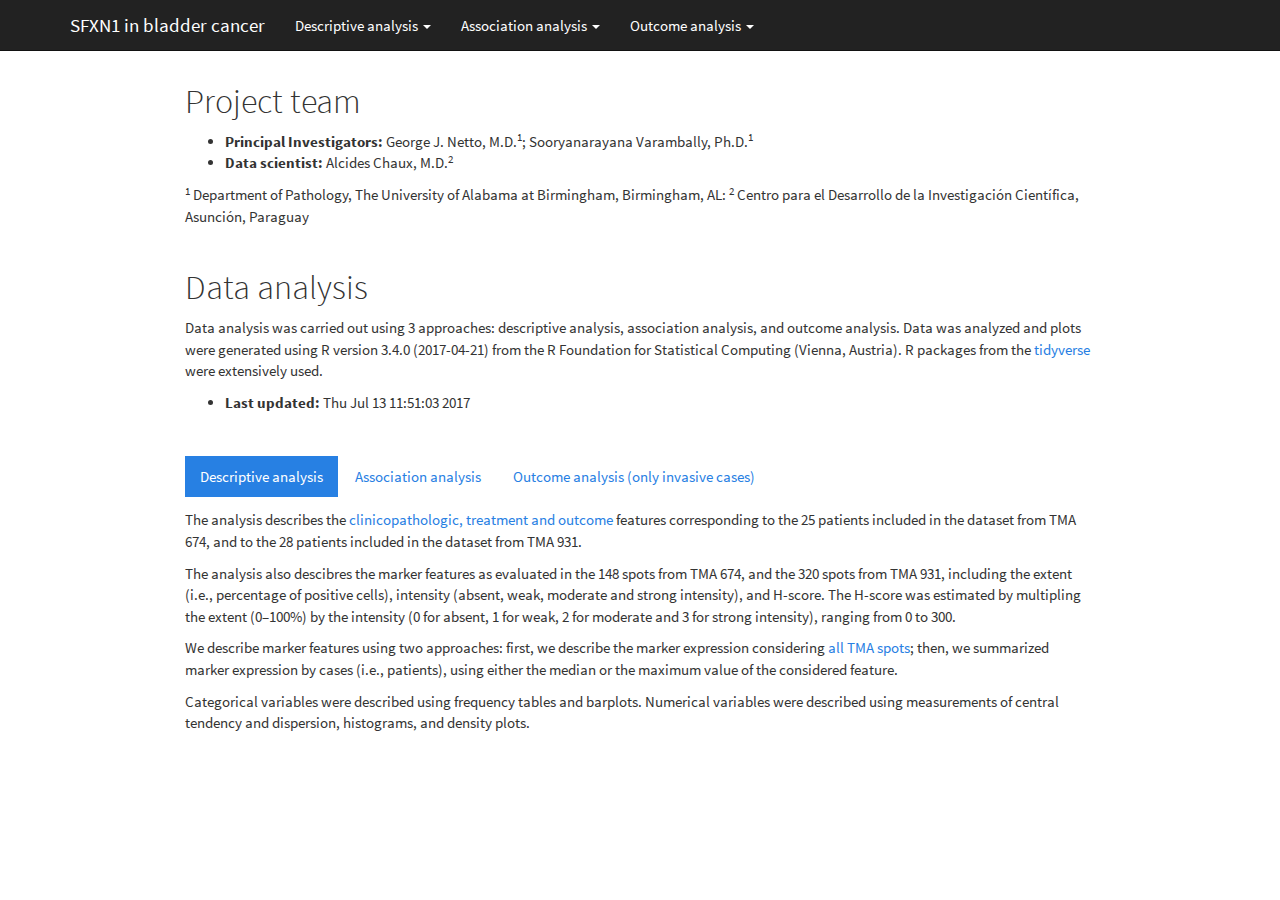
<file: index.html>
<!DOCTYPE html>

<html xmlns="http://www.w3.org/1999/xhtml">

<head>

<meta charset="utf-8" />
<meta http-equiv="Content-Type" content="text/html; charset=utf-8" />
<meta name="generator" content="pandoc" />




<title></title>

<script src="site_libs/jquery-1.11.3/jquery.min.js"></script>
<meta name="viewport" content="width=device-width, initial-scale=1" />
<link href="site_libs/bootstrap-3.3.5/css/cosmo.min.css" rel="stylesheet" />
<script src="site_libs/bootstrap-3.3.5/js/bootstrap.min.js"></script>
<script src="site_libs/bootstrap-3.3.5/shim/html5shiv.min.js"></script>
<script src="site_libs/bootstrap-3.3.5/shim/respond.min.js"></script>
<script src="site_libs/navigation-1.1/tabsets.js"></script>
<link href="site_libs/highlightjs-1.1/default.css" rel="stylesheet" />
<script src="site_libs/highlightjs-1.1/highlight.js"></script>

<style type="text/css">code{white-space: pre;}</style>
<style type="text/css">
  pre:not([class]) {
    background-color: white;
  }
</style>
<script type="text/javascript">
if (window.hljs && document.readyState && document.readyState === "complete") {
   window.setTimeout(function() {
      hljs.initHighlighting();
   }, 0);
}
</script>



<style type="text/css">
h1 {
  font-size: 34px;
}
h1.title {
  font-size: 38px;
}
h2 {
  font-size: 30px;
}
h3 {
  font-size: 24px;
}
h4 {
  font-size: 18px;
}
h5 {
  font-size: 16px;
}
h6 {
  font-size: 12px;
}
.table th:not([align]) {
  text-align: left;
}
</style>

<link rel="stylesheet" href="style.css" type="text/css" />

</head>

<body>

<style type = "text/css">
.main-container {
  max-width: 940px;
  margin-left: auto;
  margin-right: auto;
}
code {
  color: inherit;
  background-color: rgba(0, 0, 0, 0.04);
}
img {
  max-width:100%;
  height: auto;
}
.tabbed-pane {
  padding-top: 12px;
}
button.code-folding-btn:focus {
  outline: none;
}
</style>


<style type="text/css">
/* padding for bootstrap navbar */
body {
  padding-top: 51px;
  padding-bottom: 40px;
}
/* offset scroll position for anchor links (for fixed navbar)  */
.section h1 {
  padding-top: 56px;
  margin-top: -56px;
}

.section h2 {
  padding-top: 56px;
  margin-top: -56px;
}
.section h3 {
  padding-top: 56px;
  margin-top: -56px;
}
.section h4 {
  padding-top: 56px;
  margin-top: -56px;
}
.section h5 {
  padding-top: 56px;
  margin-top: -56px;
}
.section h6 {
  padding-top: 56px;
  margin-top: -56px;
}
</style>

<script>
// manage active state of menu based on current page
$(document).ready(function () {
  // active menu anchor
  href = window.location.pathname
  href = href.substr(href.lastIndexOf('/') + 1)
  if (href === "")
    href = "index.html";
  var menuAnchor = $('a[href="' + href + '"]');

  // mark it active
  menuAnchor.parent().addClass('active');

  // if it's got a parent navbar menu mark it active as well
  menuAnchor.closest('li.dropdown').addClass('active');
});
</script>


<div class="container-fluid main-container">

<!-- tabsets -->
<script>
$(document).ready(function () {
  window.buildTabsets("TOC");
});
</script>

<!-- code folding -->






<div class="navbar navbar-default  navbar-fixed-top" role="navigation">
  <div class="container">
    <div class="navbar-header">
      <button type="button" class="navbar-toggle collapsed" data-toggle="collapse" data-target="#navbar">
        <span class="icon-bar"></span>
        <span class="icon-bar"></span>
        <span class="icon-bar"></span>
      </button>
      <a class="navbar-brand" href="index.html">SFXN1 in bladder cancer</a>
    </div>
    <div id="navbar" class="navbar-collapse collapse">
      <ul class="nav navbar-nav">
        <li class="dropdown">
  <a href="#" class="dropdown-toggle" data-toggle="dropdown" role="button" aria-expanded="false">
    Descriptive analysis
     
    <span class="caret"></span>
  </a>
  <ul class="dropdown-menu" role="menu">
    <li>
      <a href="descriptive_cpo.html">Clinicopathologic features</a>
    </li>
    <li>
      <a href="descriptive_marker.html">Marker expression features</a>
    </li>
  </ul>
</li>
<li class="dropdown">
  <a href="#" class="dropdown-toggle" data-toggle="dropdown" role="button" aria-expanded="false">
    Association analysis
     
    <span class="caret"></span>
  </a>
  <ul class="dropdown-menu" role="menu">
    <li>
      <a href="association_ext_med.html">By median extent</a>
    </li>
    <li>
      <a href="association_ext_max.html">By maximum extent</a>
    </li>
    <li>
      <a href="association_int_med.html">By median intensity</a>
    </li>
    <li>
      <a href="association_ext_max.html">By maximum intensity</a>
    </li>
    <li>
      <a href="association_h_med.html">By median H-score</a>
    </li>
    <li>
      <a href="association_h_max.html">By maximum H-score</a>
    </li>
  </ul>
</li>
<li class="dropdown">
  <a href="#" class="dropdown-toggle" data-toggle="dropdown" role="button" aria-expanded="false">
    Outcome analysis
     
    <span class="caret"></span>
  </a>
  <ul class="dropdown-menu" role="menu">
    <li>
      <a href="outcome_regression.html">Regression analysis</a>
    </li>
    <li>
      <a href="outcome_survival.html">Survival curves</a>
    </li>
  </ul>
</li>
      </ul>
      <ul class="nav navbar-nav navbar-right">
        
      </ul>
    </div><!--/.nav-collapse -->
  </div><!--/.container -->
</div><!--/.navbar -->

<div class="fluid-row" id="header">




</div>


<p> </p>
<div id="project-team" class="section level1">
<h1>Project team</h1>
<ul>
<li><strong>Principal Investigators:</strong> George J. Netto, M.D.<sup>1</sup>; Sooryanarayana Varambally, Ph.D.<sup>1</sup></li>
<li><strong>Data scientist:</strong> Alcides Chaux, M.D.<sup>2</sup></li>
</ul>
<p><sup>1</sup> Department of Pathology, The University of Alabama at Birmingham, Birmingham, AL: <sup>2</sup> Centro para el Desarrollo de la Investigación Científica, Asunción, Paraguay</p>
<p> </p>
</div>
<div id="data-analysis" class="section level1 tabset tabset-pills tabset-fade">
<h1>Data analysis</h1>
<p>Data analysis was carried out using 3 approaches: descriptive analysis, association analysis, and outcome analysis. Data was analyzed and plots were generated using R version 3.4.0 (2017-04-21) from the R Foundation for Statistical Computing (Vienna, Austria). R packages from the <a href="https://cran.r-project.org/web/packages/tidyverse/index.html">tidyverse</a> were extensively used.</p>
<ul>
<li><strong>Last updated:</strong> Thu Jul 13 11:51:03 2017</li>
</ul>
<p> </p>
<div id="descriptive-analysis" class="section level2">
<h2>Descriptive analysis</h2>
<p>The analysis describes the <a href="descriptive_cpo.html">clinicopathologic, treatment and outcome</a> features corresponding to the 25 patients included in the dataset from TMA 674, and to the 28 patients included in the dataset from TMA 931.</p>
<p>The analysis also descibres the marker features as evaluated in the 148 spots from TMA 674, and the 320 spots from TMA 931, including the extent (i.e., percentage of positive cells), intensity (absent, weak, moderate and strong intensity), and H-score. The H-score was estimated by multipling the extent (0–100%) by the intensity (0 for absent, 1 for weak, 2 for moderate and 3 for strong intensity), ranging from 0 to 300.</p>
<p>We describe marker features using two approaches: first, we describe the marker expression considering <a href="descriptive_marker.html">all TMA spots</a>; then, we summarized marker expression by cases (i.e., patients), using either the median or the maximum value of the considered feature.</p>
<p>Categorical variables were described using frequency tables and barplots. Numerical variables were described using measurements of central tendency and dispersion, histograms, and density plots.</p>
</div>
<div id="association-analysis" class="section level2">
<h2>Association analysis</h2>
<p>For association analyses we included only the invasive cases (i.e., cases in which the TMA spot evaluated showed tumor cells). For each TMA, the marker values were compared considering clinical, preoperative, pathologic, treatment, and outcome features. In this context, marker values were considered as the outcome variables and the aforementioned features as the predictor variables. Variables were described using measurements of central tendency and dispersion, boxplots, and density plots.</p>
<p>For each feature (extent, intensity and H-score), either the median or the maximum value was used for the analysis. Thus, the association analysis was carried out by <a href="association_ext_med.html">median percentage</a>, <a href="association_ext_max.html">maximum percentage</a>, <a href="association_int_med.html">median intensity</a>, <a href="association_int_max.html">maximum intensity</a>, <a href="association_h_med.html">median H-score</a>, and [maximum H-score]((association_h_max.html).</p>
<p>The association was evaluated using either the <a href="https://en.wikipedia.org/wiki/Mann-Whitney_U_test">Mann-Whitney U test for the sum of ranks</a> or the <a href="https://en.wikipedia.org/wiki/Kruskal-Wallis_one-way_analysis_of_variance">Kruskal-Wallis rank sum test</a>, depending on the features of the predictor variables.</p>
</div>
<div id="outcome-analysis-only-invasive-cases" class="section level2">
<h2>Outcome analysis (only invasive cases)</h2>
<p>For outcome analyses we included only the invasive cases (i.e., cases in which the TMA spot evaluated showed tumor cells). The outcome analysis included <a href="outcome_regression.html">regression modeling</a> and <a href="outcome_survival.html">survival analysis</a>. For each feature (extent, intensity and H-score), each case was categorized as showing high or low expression using the median values of the feature grouped in 2 levels, considering the median value of the feature distribution.</p>
<p>Outcome variables included tumor recurrence, tumor progression, overall mortality, and cancer-related mortality.</p>
<p>Odds ratios were estimated using unconditional binary <a href="https://en.wikipedia.org/wiki/Logistic_regression">logistic regression</a>. Hazard ratios were estimated using <a href="https://en.wikipedia.org/wiki/Proportional_hazards_model">Cox’s proportional hazards regression</a>. Survival curves were built using the <a href="https://en.wikipedia.org/wiki/Kaplan-Meier_estimator">Kapplan-Meier estimator</a> and compared using the <a href="https://en.wikipedia.org/wiki/Log-rank_test">log-rank test</a>.</p>
</div>
</div>




</div>

<script>

// add bootstrap table styles to pandoc tables
function bootstrapStylePandocTables() {
  $('tr.header').parent('thead').parent('table').addClass('table table-condensed');
}
$(document).ready(function () {
  bootstrapStylePandocTables();
});


</script>

<!-- dynamically load mathjax for compatibility with self-contained -->
<script>
  (function () {
    var script = document.createElement("script");
    script.type = "text/javascript";
    script.src  = "https://mathjax.rstudio.com/latest/MathJax.js?config=TeX-AMS-MML_HTMLorMML";
    document.getElementsByTagName("head")[0].appendChild(script);
  })();
</script>

</body>
</html>
</file>
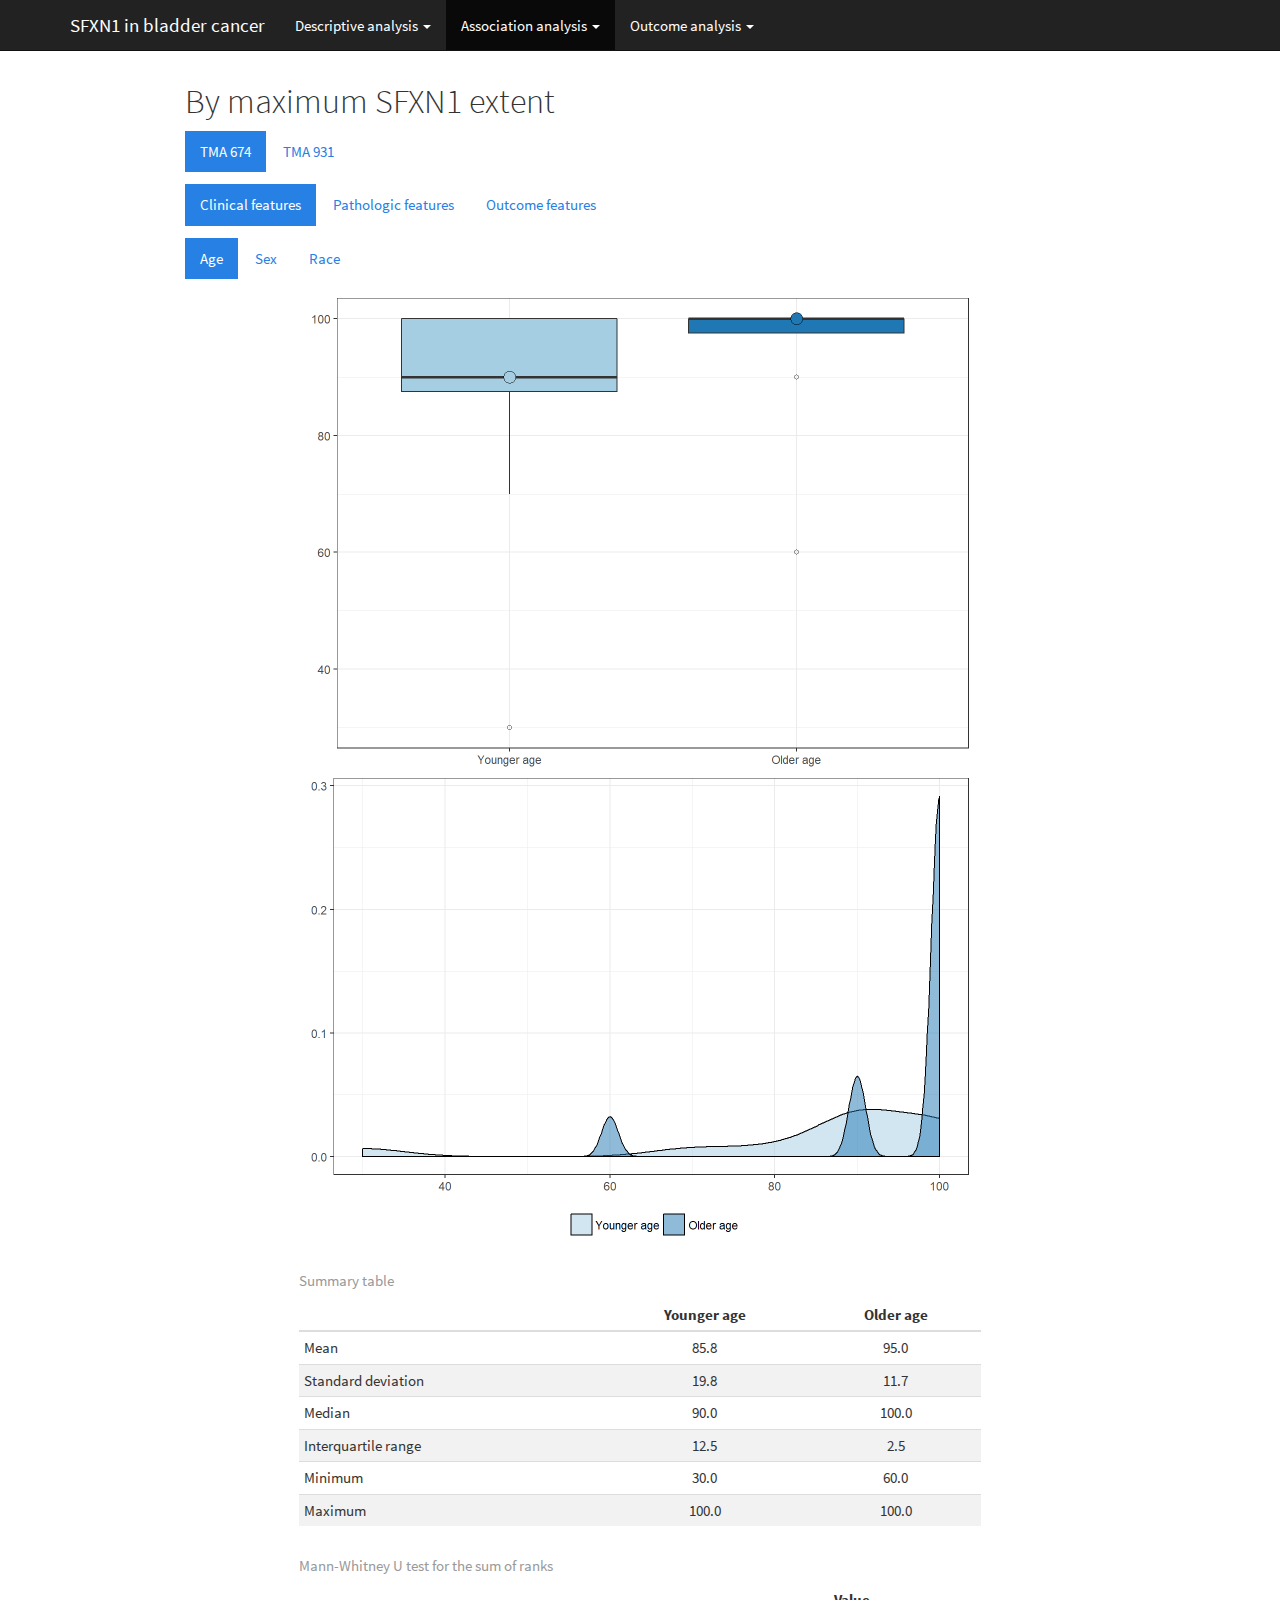
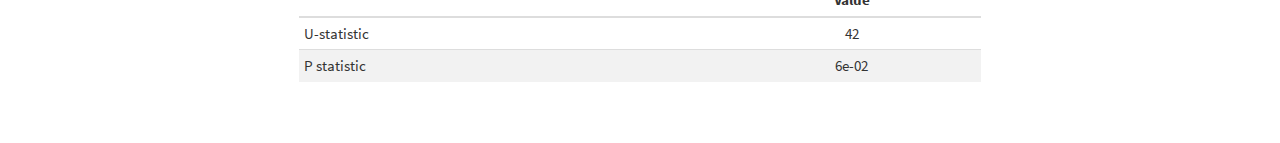
<file: association_ext_max.html>
<!DOCTYPE html>

<html xmlns="http://www.w3.org/1999/xhtml">

<head>

<meta charset="utf-8" />
<meta http-equiv="Content-Type" content="text/html; charset=utf-8" />
<meta name="generator" content="pandoc" />




<title></title>

<script src="site_libs/jquery-1.11.3/jquery.min.js"></script>
<meta name="viewport" content="width=device-width, initial-scale=1" />
<link href="site_libs/bootstrap-3.3.5/css/cosmo.min.css" rel="stylesheet" />
<script src="site_libs/bootstrap-3.3.5/js/bootstrap.min.js"></script>
<script src="site_libs/bootstrap-3.3.5/shim/html5shiv.min.js"></script>
<script src="site_libs/bootstrap-3.3.5/shim/respond.min.js"></script>
<script src="site_libs/navigation-1.1/tabsets.js"></script>
<link href="site_libs/highlightjs-1.1/default.css" rel="stylesheet" />
<script src="site_libs/highlightjs-1.1/highlight.js"></script>

<style type="text/css">code{white-space: pre;}</style>
<style type="text/css">
  pre:not([class]) {
    background-color: white;
  }
</style>
<script type="text/javascript">
if (window.hljs && document.readyState && document.readyState === "complete") {
   window.setTimeout(function() {
      hljs.initHighlighting();
   }, 0);
}
</script>



<style type="text/css">
h1 {
  font-size: 34px;
}
h1.title {
  font-size: 38px;
}
h2 {
  font-size: 30px;
}
h3 {
  font-size: 24px;
}
h4 {
  font-size: 18px;
}
h5 {
  font-size: 16px;
}
h6 {
  font-size: 12px;
}
.table th:not([align]) {
  text-align: left;
}
</style>

<link rel="stylesheet" href="style.css" type="text/css" />

</head>

<body>

<style type = "text/css">
.main-container {
  max-width: 940px;
  margin-left: auto;
  margin-right: auto;
}
code {
  color: inherit;
  background-color: rgba(0, 0, 0, 0.04);
}
img {
  max-width:100%;
  height: auto;
}
.tabbed-pane {
  padding-top: 12px;
}
button.code-folding-btn:focus {
  outline: none;
}
</style>


<style type="text/css">
/* padding for bootstrap navbar */
body {
  padding-top: 51px;
  padding-bottom: 40px;
}
/* offset scroll position for anchor links (for fixed navbar)  */
.section h1 {
  padding-top: 56px;
  margin-top: -56px;
}

.section h2 {
  padding-top: 56px;
  margin-top: -56px;
}
.section h3 {
  padding-top: 56px;
  margin-top: -56px;
}
.section h4 {
  padding-top: 56px;
  margin-top: -56px;
}
.section h5 {
  padding-top: 56px;
  margin-top: -56px;
}
.section h6 {
  padding-top: 56px;
  margin-top: -56px;
}
</style>

<script>
// manage active state of menu based on current page
$(document).ready(function () {
  // active menu anchor
  href = window.location.pathname
  href = href.substr(href.lastIndexOf('/') + 1)
  if (href === "")
    href = "index.html";
  var menuAnchor = $('a[href="' + href + '"]');

  // mark it active
  menuAnchor.parent().addClass('active');

  // if it's got a parent navbar menu mark it active as well
  menuAnchor.closest('li.dropdown').addClass('active');
});
</script>


<div class="container-fluid main-container">

<!-- tabsets -->
<script>
$(document).ready(function () {
  window.buildTabsets("TOC");
});
</script>

<!-- code folding -->






<div class="navbar navbar-default  navbar-fixed-top" role="navigation">
  <div class="container">
    <div class="navbar-header">
      <button type="button" class="navbar-toggle collapsed" data-toggle="collapse" data-target="#navbar">
        <span class="icon-bar"></span>
        <span class="icon-bar"></span>
        <span class="icon-bar"></span>
      </button>
      <a class="navbar-brand" href="index.html">SFXN1 in bladder cancer</a>
    </div>
    <div id="navbar" class="navbar-collapse collapse">
      <ul class="nav navbar-nav">
        <li class="dropdown">
  <a href="#" class="dropdown-toggle" data-toggle="dropdown" role="button" aria-expanded="false">
    Descriptive analysis
     
    <span class="caret"></span>
  </a>
  <ul class="dropdown-menu" role="menu">
    <li>
      <a href="descriptive_cpo.html">Clinicopathologic features</a>
    </li>
    <li>
      <a href="descriptive_marker.html">Marker expression features</a>
    </li>
  </ul>
</li>
<li class="dropdown">
  <a href="#" class="dropdown-toggle" data-toggle="dropdown" role="button" aria-expanded="false">
    Association analysis
     
    <span class="caret"></span>
  </a>
  <ul class="dropdown-menu" role="menu">
    <li>
      <a href="association_ext_med.html">By median extent</a>
    </li>
    <li>
      <a href="association_ext_max.html">By maximum extent</a>
    </li>
    <li>
      <a href="association_int_med.html">By median intensity</a>
    </li>
    <li>
      <a href="association_ext_max.html">By maximum intensity</a>
    </li>
    <li>
      <a href="association_h_med.html">By median H-score</a>
    </li>
    <li>
      <a href="association_h_max.html">By maximum H-score</a>
    </li>
  </ul>
</li>
<li class="dropdown">
  <a href="#" class="dropdown-toggle" data-toggle="dropdown" role="button" aria-expanded="false">
    Outcome analysis
     
    <span class="caret"></span>
  </a>
  <ul class="dropdown-menu" role="menu">
    <li>
      <a href="outcome_regression.html">Regression analysis</a>
    </li>
    <li>
      <a href="outcome_survival.html">Survival curves</a>
    </li>
  </ul>
</li>
      </ul>
      <ul class="nav navbar-nav navbar-right">
        
      </ul>
    </div><!--/.nav-collapse -->
  </div><!--/.container -->
</div><!--/.navbar -->

<div class="fluid-row" id="header">




</div>


<p> </p>
<div id="by-maximum-sfxn1-extent" class="section level1 tabset tabset-pills tabset-fade">
<h1>By maximum SFXN1 extent</h1>
<div id="tma-674" class="section level2 tabset tabset-pills tabset-fade">
<h2>TMA 674</h2>
<div id="clinical-features" class="section level3 tabset tabset-pills tabset-fade">
<h3>Clinical features</h3>
<div id="age" class="section level4">
<h4>Age</h4>
<p><img src="association_ext_max_files/figure-html/age_group.DF_674-1.png" width="672" style="display: block; margin: auto;" /><img src="association_ext_max_files/figure-html/age_group.DF_674-2.png" width="672" style="display: block; margin: auto;" /></p>
<table>
<caption>Summary table</caption>
<thead>
<tr class="header">
<th></th>
<th align="center">Younger age</th>
<th align="center">Older age</th>
</tr>
</thead>
<tbody>
<tr class="odd">
<td>Mean</td>
<td align="center">85.8</td>
<td align="center">95.0</td>
</tr>
<tr class="even">
<td>Standard deviation</td>
<td align="center">19.8</td>
<td align="center">11.7</td>
</tr>
<tr class="odd">
<td>Median</td>
<td align="center">90.0</td>
<td align="center">100.0</td>
</tr>
<tr class="even">
<td>Interquartile range</td>
<td align="center">12.5</td>
<td align="center">2.5</td>
</tr>
<tr class="odd">
<td>Minimum</td>
<td align="center">30.0</td>
<td align="center">60.0</td>
</tr>
<tr class="even">
<td>Maximum</td>
<td align="center">100.0</td>
<td align="center">100.0</td>
</tr>
</tbody>
</table>
<table>
<caption>Mann-Whitney U test for the sum of ranks</caption>
<thead>
<tr class="header">
<th></th>
<th align="center">Value</th>
</tr>
</thead>
<tbody>
<tr class="odd">
<td>U-statistic</td>
<td align="center">42</td>
</tr>
<tr class="even">
<td>P statistic</td>
<td align="center">6e-02</td>
</tr>
</tbody>
</table>
</div>
<div id="sex" class="section level4">
<h4>Sex</h4>
<p><img src="association_ext_max_files/figure-html/sex.DF_674-1.png" width="672" style="display: block; margin: auto;" /><img src="association_ext_max_files/figure-html/sex.DF_674-2.png" width="672" style="display: block; margin: auto;" /></p>
<table>
<caption>Summary table</caption>
<thead>
<tr class="header">
<th></th>
<th align="center">Female</th>
<th align="center">Male</th>
</tr>
</thead>
<tbody>
<tr class="odd">
<td>Mean</td>
<td align="center">98.3</td>
<td align="center">87.8</td>
</tr>
<tr class="even">
<td>Standard deviation</td>
<td align="center">4.1</td>
<td align="center">18.3</td>
</tr>
<tr class="odd">
<td>Median</td>
<td align="center">100.0</td>
<td align="center">90.0</td>
</tr>
<tr class="even">
<td>Interquartile range</td>
<td align="center">0.0</td>
<td align="center">10.0</td>
</tr>
<tr class="odd">
<td>Minimum</td>
<td align="center">90.0</td>
<td align="center">30.0</td>
</tr>
<tr class="even">
<td>Maximum</td>
<td align="center">100.0</td>
<td align="center">100.0</td>
</tr>
</tbody>
</table>
<table>
<caption>Mann-Whitney U test for the sum of ranks</caption>
<thead>
<tr class="header">
<th></th>
<th align="center">Value</th>
</tr>
</thead>
<tbody>
<tr class="odd">
<td>U-statistic</td>
<td align="center">77</td>
</tr>
<tr class="even">
<td>P statistic</td>
<td align="center">9.7e-02</td>
</tr>
</tbody>
</table>
</div>
<div id="race" class="section level4">
<h4>Race</h4>
<p><img src="association_ext_max_files/figure-html/race.DF_674-1.png" width="672" style="display: block; margin: auto;" /><img src="association_ext_max_files/figure-html/race.DF_674-2.png" width="672" style="display: block; margin: auto;" /></p>
<table>
<caption>Summary table</caption>
<thead>
<tr class="header">
<th></th>
<th align="center">African-American</th>
<th align="center">Caucasian</th>
</tr>
</thead>
<tbody>
<tr class="odd">
<td>Mean</td>
<td align="center">97.5</td>
<td align="center">89.0</td>
</tr>
<tr class="even">
<td>Standard deviation</td>
<td align="center">5.0</td>
<td align="center">17.7</td>
</tr>
<tr class="odd">
<td>Median</td>
<td align="center">100.0</td>
<td align="center">95.0</td>
</tr>
<tr class="even">
<td>Interquartile range</td>
<td align="center">2.5</td>
<td align="center">10.0</td>
</tr>
<tr class="odd">
<td>Minimum</td>
<td align="center">90.0</td>
<td align="center">30.0</td>
</tr>
<tr class="even">
<td>Maximum</td>
<td align="center">100.0</td>
<td align="center">100.0</td>
</tr>
</tbody>
</table>
<table>
<caption>Mann-Whitney U test for the sum of ranks</caption>
<thead>
<tr class="header">
<th></th>
<th align="center">Value</th>
</tr>
</thead>
<tbody>
<tr class="odd">
<td>U-statistic</td>
<td align="center">52</td>
</tr>
<tr class="even">
<td>P statistic</td>
<td align="center">3.2e-01</td>
</tr>
</tbody>
</table>
</div>
</div>
<div id="pathologic-features" class="section level3 tabset tabset-pills tabset-fade">
<h3>Pathologic features</h3>
<div id="pathologic-stage" class="section level4">
<h4>Pathologic stage</h4>
<p><img src="association_ext_max_files/figure-html/stage_pt.DF_674-1.png" width="672" style="display: block; margin: auto;" /><img src="association_ext_max_files/figure-html/stage_pt.DF_674-2.png" width="672" style="display: block; margin: auto;" /></p>
<table>
<caption>Summary table</caption>
<thead>
<tr class="header">
<th></th>
<th align="center">pT1</th>
<th align="center">pT2</th>
<th align="center">pT3</th>
<th align="center">pT4</th>
</tr>
</thead>
<tbody>
<tr class="odd">
<td>Mean</td>
<td align="center">97.5</td>
<td align="center">96.2</td>
<td align="center">83.3</td>
<td align="center">86.7</td>
</tr>
<tr class="even">
<td>Standard deviation</td>
<td align="center">5.0</td>
<td align="center">5.2</td>
<td align="center">22.4</td>
<td align="center">23.1</td>
</tr>
<tr class="odd">
<td>Median</td>
<td align="center">100.0</td>
<td align="center">100.0</td>
<td align="center">90.0</td>
<td align="center">100.0</td>
</tr>
<tr class="even">
<td>Interquartile range</td>
<td align="center">2.5</td>
<td align="center">10.0</td>
<td align="center">20.0</td>
<td align="center">20.0</td>
</tr>
<tr class="odd">
<td>Minimum</td>
<td align="center">90.0</td>
<td align="center">90.0</td>
<td align="center">30.0</td>
<td align="center">60.0</td>
</tr>
<tr class="even">
<td>Maximum</td>
<td align="center">100.0</td>
<td align="center">100.0</td>
<td align="center">100.0</td>
<td align="center">100.0</td>
</tr>
</tbody>
</table>
<table>
<caption>Kruskal-Wallis rank sum test</caption>
<thead>
<tr class="header">
<th></th>
<th align="center">Value</th>
</tr>
</thead>
<tbody>
<tr class="odd">
<td>Statistic</td>
<td align="center">3.392</td>
</tr>
<tr class="even">
<td>Parameter</td>
<td align="center">3</td>
</tr>
<tr class="odd">
<td>P statistic</td>
<td align="center">0.34</td>
</tr>
</tbody>
</table>
</div>
<div id="clinical-stage" class="section level4">
<h4>Clinical stage</h4>
<p><img src="association_ext_max_files/figure-html/stage_clinical.DF_674-1.png" width="672" style="display: block; margin: auto;" /><img src="association_ext_max_files/figure-html/stage_clinical.DF_674-2.png" width="672" style="display: block; margin: auto;" /></p>
<table>
<caption>Summary table</caption>
<thead>
<tr class="header">
<th></th>
<th align="center">I</th>
<th align="center">II</th>
<th align="center">III</th>
<th align="center">IV</th>
</tr>
</thead>
<tbody>
<tr class="odd">
<td>Mean</td>
<td align="center">97.5</td>
<td align="center">95.0</td>
<td align="center">82.5</td>
<td align="center">92.5</td>
</tr>
<tr class="even">
<td>Standard deviation</td>
<td align="center">5.0</td>
<td align="center">5.8</td>
<td align="center">23.8</td>
<td align="center">13.9</td>
</tr>
<tr class="odd">
<td>Median</td>
<td align="center">100.0</td>
<td align="center">95.0</td>
<td align="center">90.0</td>
<td align="center">100.0</td>
</tr>
<tr class="even">
<td>Interquartile range</td>
<td align="center">2.5</td>
<td align="center">10.0</td>
<td align="center">22.5</td>
<td align="center">10.0</td>
</tr>
<tr class="odd">
<td>Minimum</td>
<td align="center">90.0</td>
<td align="center">90.0</td>
<td align="center">30.0</td>
<td align="center">60.0</td>
</tr>
<tr class="even">
<td>Maximum</td>
<td align="center">100.0</td>
<td align="center">100.0</td>
<td align="center">100.0</td>
<td align="center">100.0</td>
</tr>
</tbody>
</table>
<table>
<caption>Kruskal-Wallis rank sum test</caption>
<thead>
<tr class="header">
<th></th>
<th align="center">Value</th>
</tr>
</thead>
<tbody>
<tr class="odd">
<td>Statistic</td>
<td align="center">2.581</td>
</tr>
<tr class="even">
<td>Parameter</td>
<td align="center">3</td>
</tr>
<tr class="odd">
<td>P statistic</td>
<td align="center">0.46</td>
</tr>
</tbody>
</table>
</div>
<div id="adjacent-cis" class="section level4">
<h4>Adjacent CIS</h4>
<p><img src="association_ext_max_files/figure-html/CIS.DF_674-1.png" width="672" style="display: block; margin: auto;" /><img src="association_ext_max_files/figure-html/CIS.DF_674-2.png" width="672" style="display: block; margin: auto;" /></p>
<table>
<caption>Summary table</caption>
<thead>
<tr class="header">
<th></th>
<th align="center">No</th>
<th align="center">Yes</th>
</tr>
</thead>
<tbody>
<tr class="odd">
<td>Mean</td>
<td align="center">86.4</td>
<td align="center">96.0</td>
</tr>
<tr class="even">
<td>Standard deviation</td>
<td align="center">20.6</td>
<td align="center">5.2</td>
</tr>
<tr class="odd">
<td>Median</td>
<td align="center">95.0</td>
<td align="center">100.0</td>
</tr>
<tr class="even">
<td>Interquartile range</td>
<td align="center">17.5</td>
<td align="center">10.0</td>
</tr>
<tr class="odd">
<td>Minimum</td>
<td align="center">30.0</td>
<td align="center">90.0</td>
</tr>
<tr class="even">
<td>Maximum</td>
<td align="center">100.0</td>
<td align="center">100.0</td>
</tr>
</tbody>
</table>
<table>
<caption>Mann-Whitney U test for the sum of ranks</caption>
<thead>
<tr class="header">
<th></th>
<th align="center">Value</th>
</tr>
</thead>
<tbody>
<tr class="odd">
<td>U-statistic</td>
<td align="center">55</td>
</tr>
<tr class="even">
<td>P statistic</td>
<td align="center">3.5e-01</td>
</tr>
</tbody>
</table>
</div>
<div id="lymphovascular-invasion" class="section level4">
<h4>Lymphovascular invasion</h4>
<p><img src="association_ext_max_files/figure-html/lvi.DF_674-1.png" width="672" style="display: block; margin: auto;" /><img src="association_ext_max_files/figure-html/lvi.DF_674-2.png" width="672" style="display: block; margin: auto;" /></p>
<table>
<caption>Summary table</caption>
<thead>
<tr class="header">
<th></th>
<th align="center">No</th>
<th align="center">Yes</th>
</tr>
</thead>
<tbody>
<tr class="odd">
<td>Mean</td>
<td align="center">90.6</td>
<td align="center">90.0</td>
</tr>
<tr class="even">
<td>Standard deviation</td>
<td align="center">17.5</td>
<td align="center">15.3</td>
</tr>
<tr class="odd">
<td>Median</td>
<td align="center">100.0</td>
<td align="center">100.0</td>
</tr>
<tr class="even">
<td>Interquartile range</td>
<td align="center">10.0</td>
<td align="center">15.0</td>
</tr>
<tr class="odd">
<td>Minimum</td>
<td align="center">30.0</td>
<td align="center">60.0</td>
</tr>
<tr class="even">
<td>Maximum</td>
<td align="center">100.0</td>
<td align="center">100.0</td>
</tr>
</tbody>
</table>
<table>
<caption>Mann-Whitney U test for the sum of ranks</caption>
<thead>
<tr class="header">
<th></th>
<th align="center">Value</th>
</tr>
</thead>
<tbody>
<tr class="odd">
<td>U-statistic</td>
<td align="center">61</td>
</tr>
<tr class="even">
<td>P statistic</td>
<td align="center">9.4e-01</td>
</tr>
</tbody>
</table>
</div>
<div id="lymph-node-metastasis" class="section level4">
<h4>Lymph node metastasis</h4>
<p><img src="association_ext_max_files/figure-html/metastasis_lymph.DF_674-1.png" width="672" style="display: block; margin: auto;" /><img src="association_ext_max_files/figure-html/metastasis_lymph.DF_674-2.png" width="672" style="display: block; margin: auto;" /></p>
<table>
<caption>Summary table</caption>
<thead>
<tr class="header">
<th></th>
<th align="center">No</th>
<th align="center">Yes</th>
</tr>
</thead>
<tbody>
<tr class="odd">
<td>Mean</td>
<td align="center">86.0</td>
<td align="center">96.7</td>
</tr>
<tr class="even">
<td>Standard deviation</td>
<td align="center">19.6</td>
<td align="center">5.2</td>
</tr>
<tr class="odd">
<td>Median</td>
<td align="center">90.0</td>
<td align="center">100.0</td>
</tr>
<tr class="even">
<td>Interquartile range</td>
<td align="center">15.0</td>
<td align="center">7.5</td>
</tr>
<tr class="odd">
<td>Minimum</td>
<td align="center">30.0</td>
<td align="center">90.0</td>
</tr>
<tr class="even">
<td>Maximum</td>
<td align="center">100.0</td>
<td align="center">100.0</td>
</tr>
</tbody>
</table>
<table>
<caption>Mann-Whitney U test for the sum of ranks</caption>
<thead>
<tr class="header">
<th></th>
<th align="center">Value</th>
</tr>
</thead>
<tbody>
<tr class="odd">
<td>U-statistic</td>
<td align="center">29</td>
</tr>
<tr class="even">
<td>P statistic</td>
<td align="center">1.9e-01</td>
</tr>
</tbody>
</table>
</div>
</div>
<div id="outcome-features" class="section level3 tabset tabset-pills tabset-fade">
<h3>Outcome features</h3>
<div id="tumor-progression" class="section level4">
<h4>Tumor progression</h4>
<p><img src="association_ext_max_files/figure-html/progression.DF_674-1.png" width="672" style="display: block; margin: auto;" /><img src="association_ext_max_files/figure-html/progression.DF_674-2.png" width="672" style="display: block; margin: auto;" /></p>
<table>
<caption>Summary table</caption>
<thead>
<tr class="header">
<th></th>
<th align="center">No tumor progression</th>
<th align="center">Tumor progression</th>
</tr>
</thead>
<tbody>
<tr class="odd">
<td>Mean</td>
<td align="center">85.7</td>
<td align="center">90.0</td>
</tr>
<tr class="even">
<td>Standard deviation</td>
<td align="center">16.2</td>
<td align="center">20.5</td>
</tr>
<tr class="odd">
<td>Median</td>
<td align="center">90.0</td>
<td align="center">100.0</td>
</tr>
<tr class="even">
<td>Interquartile range</td>
<td align="center">25.0</td>
<td align="center">10.0</td>
</tr>
<tr class="odd">
<td>Minimum</td>
<td align="center">60.0</td>
<td align="center">30.0</td>
</tr>
<tr class="even">
<td>Maximum</td>
<td align="center">100.0</td>
<td align="center">100.0</td>
</tr>
</tbody>
</table>
<table>
<caption>Mann-Whitney U test for the sum of ranks</caption>
<thead>
<tr class="header">
<th></th>
<th align="center">Value</th>
</tr>
</thead>
<tbody>
<tr class="odd">
<td>U-statistic</td>
<td align="center">30</td>
</tr>
<tr class="even">
<td>P statistic</td>
<td align="center">4.3e-01</td>
</tr>
</tbody>
</table>
</div>
<div id="visceral-metastasis" class="section level4">
<h4>Visceral metastasis</h4>
<p><img src="association_ext_max_files/figure-html/metastasis_visceral.DF_674-1.png" width="672" style="display: block; margin: auto;" /><img src="association_ext_max_files/figure-html/metastasis_visceral.DF_674-2.png" width="672" style="display: block; margin: auto;" /></p>
<table>
<caption>Summary table</caption>
<thead>
<tr class="header">
<th></th>
<th align="center">No</th>
<th align="center">Yes</th>
</tr>
</thead>
<tbody>
<tr class="odd">
<td>Mean</td>
<td align="center">91.4</td>
<td align="center">95.7</td>
</tr>
<tr class="even">
<td>Standard deviation</td>
<td align="center">12.9</td>
<td align="center">5.3</td>
</tr>
<tr class="odd">
<td>Median</td>
<td align="center">100.0</td>
<td align="center">100.0</td>
</tr>
<tr class="even">
<td>Interquartile range</td>
<td align="center">10.0</td>
<td align="center">10.0</td>
</tr>
<tr class="odd">
<td>Minimum</td>
<td align="center">60.0</td>
<td align="center">90.0</td>
</tr>
<tr class="even">
<td>Maximum</td>
<td align="center">100.0</td>
<td align="center">100.0</td>
</tr>
</tbody>
</table>
<table>
<caption>Mann-Whitney U test for the sum of ranks</caption>
<thead>
<tr class="header">
<th></th>
<th align="center">Value</th>
</tr>
</thead>
<tbody>
<tr class="odd">
<td>U-statistic</td>
<td align="center">44.5</td>
</tr>
<tr class="even">
<td>P statistic</td>
<td align="center">7.4e-01</td>
</tr>
</tbody>
</table>
</div>
<div id="overall-mortality" class="section level4">
<h4>Overall mortality</h4>
<p><img src="association_ext_max_files/figure-html/dead.DF_674-1.png" width="672" style="display: block; margin: auto;" /><img src="association_ext_max_files/figure-html/dead.DF_674-2.png" width="672" style="display: block; margin: auto;" /></p>
<table>
<caption>Summary table</caption>
<thead>
<tr class="header">
<th></th>
<th align="center">ANOD+AWD</th>
<th align="center">DOC+DOD</th>
</tr>
</thead>
<tbody>
<tr class="odd">
<td>Mean</td>
<td align="center">76.7</td>
<td align="center">92.4</td>
</tr>
<tr class="even">
<td>Standard deviation</td>
<td align="center">20.8</td>
<td align="center">15.5</td>
</tr>
<tr class="odd">
<td>Median</td>
<td align="center">70.0</td>
<td align="center">100.0</td>
</tr>
<tr class="even">
<td>Interquartile range</td>
<td align="center">20.0</td>
<td align="center">10.0</td>
</tr>
<tr class="odd">
<td>Minimum</td>
<td align="center">60.0</td>
<td align="center">30.0</td>
</tr>
<tr class="even">
<td>Maximum</td>
<td align="center">100.0</td>
<td align="center">100.0</td>
</tr>
</tbody>
</table>
<table>
<caption>Mann-Whitney U test for the sum of ranks</caption>
<thead>
<tr class="header">
<th></th>
<th align="center">Value</th>
</tr>
</thead>
<tbody>
<tr class="odd">
<td>U-statistic</td>
<td align="center">17</td>
</tr>
<tr class="even">
<td>P statistic</td>
<td align="center">1.8e-01</td>
</tr>
</tbody>
</table>
</div>
<div id="cancer-related-mortality" class="section level4">
<h4>Cancer-related mortality</h4>
<p><img src="association_ext_max_files/figure-html/dod.DF_674-1.png" width="672" style="display: block; margin: auto;" /><img src="association_ext_max_files/figure-html/dod.DF_674-2.png" width="672" style="display: block; margin: auto;" /></p>
<table>
<caption>Summary table</caption>
<thead>
<tr class="header">
<th></th>
<th align="center">ANOD+AWD+DOC</th>
<th align="center">DOD</th>
</tr>
</thead>
<tbody>
<tr class="odd">
<td>Mean</td>
<td align="center">85.7</td>
<td align="center">90.0</td>
</tr>
<tr class="even">
<td>Standard deviation</td>
<td align="center">16.2</td>
<td align="center">20.5</td>
</tr>
<tr class="odd">
<td>Median</td>
<td align="center">90.0</td>
<td align="center">100.0</td>
</tr>
<tr class="even">
<td>Interquartile range</td>
<td align="center">25.0</td>
<td align="center">10.0</td>
</tr>
<tr class="odd">
<td>Minimum</td>
<td align="center">60.0</td>
<td align="center">30.0</td>
</tr>
<tr class="even">
<td>Maximum</td>
<td align="center">100.0</td>
<td align="center">100.0</td>
</tr>
</tbody>
</table>
<table>
<caption>Mann-Whitney U test for the sum of ranks</caption>
<thead>
<tr class="header">
<th></th>
<th align="center">Value</th>
</tr>
</thead>
<tbody>
<tr class="odd">
<td>U-statistic</td>
<td align="center">30</td>
</tr>
<tr class="even">
<td>P statistic</td>
<td align="center">4.3e-01</td>
</tr>
</tbody>
</table>
</div>
</div>
</div>
<div id="tma-931" class="section level2 tabset tabset-pills tabset-fade">
<h2>TMA 931</h2>
<div id="clinical-features-1" class="section level3 tabset tabset-pills tabset-fade">
<h3>Clinical features</h3>
<div id="age-1" class="section level4">
<h4>Age</h4>
<p><img src="association_ext_max_files/figure-html/age_group.DF_931-1.png" width="672" style="display: block; margin: auto;" /><img src="association_ext_max_files/figure-html/age_group.DF_931-2.png" width="672" style="display: block; margin: auto;" /></p>
<table>
<caption>Summary table</caption>
<thead>
<tr class="header">
<th></th>
<th align="center">Younger age</th>
<th align="center">Older age</th>
</tr>
</thead>
<tbody>
<tr class="odd">
<td>Mean</td>
<td align="center">51.1</td>
<td align="center">58.1</td>
</tr>
<tr class="even">
<td>Standard deviation</td>
<td align="center">22.6</td>
<td align="center">29.3</td>
</tr>
<tr class="odd">
<td>Median</td>
<td align="center">60.0</td>
<td align="center">70.0</td>
</tr>
<tr class="even">
<td>Interquartile range</td>
<td align="center">20.0</td>
<td align="center">45.0</td>
</tr>
<tr class="odd">
<td>Minimum</td>
<td align="center">20.0</td>
<td align="center">10.0</td>
</tr>
<tr class="even">
<td>Maximum</td>
<td align="center">80.0</td>
<td align="center">90.0</td>
</tr>
</tbody>
</table>
<table>
<caption>Mann-Whitney U test for the sum of ranks</caption>
<thead>
<tr class="header">
<th></th>
<th align="center">Value</th>
</tr>
</thead>
<tbody>
<tr class="odd">
<td>U-statistic</td>
<td align="center">57.5</td>
</tr>
<tr class="even">
<td>P statistic</td>
<td align="center">4.2e-01</td>
</tr>
</tbody>
</table>
</div>
<div id="sex-1" class="section level4">
<h4>Sex</h4>
<p><img src="association_ext_max_files/figure-html/sex.DF_931-1.png" width="672" style="display: block; margin: auto;" /><img src="association_ext_max_files/figure-html/sex.DF_931-2.png" width="672" style="display: block; margin: auto;" /></p>
<table>
<caption>Summary table</caption>
<thead>
<tr class="header">
<th></th>
<th align="center">Female</th>
<th align="center">Male</th>
</tr>
</thead>
<tbody>
<tr class="odd">
<td>Mean</td>
<td align="center">38.0</td>
<td align="center">60.0</td>
</tr>
<tr class="even">
<td>Standard deviation</td>
<td align="center">30.3</td>
<td align="center">24.7</td>
</tr>
<tr class="odd">
<td>Median</td>
<td align="center">20.0</td>
<td align="center">65.0</td>
</tr>
<tr class="even">
<td>Interquartile range</td>
<td align="center">40.0</td>
<td align="center">40.0</td>
</tr>
<tr class="odd">
<td>Minimum</td>
<td align="center">10.0</td>
<td align="center">10.0</td>
</tr>
<tr class="even">
<td>Maximum</td>
<td align="center">80.0</td>
<td align="center">90.0</td>
</tr>
</tbody>
</table>
<table>
<caption>Mann-Whitney U test for the sum of ranks</caption>
<thead>
<tr class="header">
<th></th>
<th align="center">Value</th>
</tr>
</thead>
<tbody>
<tr class="odd">
<td>U-statistic</td>
<td align="center">28</td>
</tr>
<tr class="even">
<td>P statistic</td>
<td align="center">1.4e-01</td>
</tr>
</tbody>
</table>
</div>
</div>
<div id="pathologic-features-1" class="section level3 tabset tabset-pills tabset-fade">
<h3>Pathologic features</h3>
<div id="pathologic-stage-1" class="section level4">
<h4>Pathologic stage</h4>
<p><img src="association_ext_max_files/figure-html/stage_pt.DF_931-1.png" width="672" style="display: block; margin: auto;" /><img src="association_ext_max_files/figure-html/stage_pt.DF_931-2.png" width="672" style="display: block; margin: auto;" /></p>
<table>
<caption>Summary table</caption>
<thead>
<tr class="header">
<th></th>
<th align="center">pTa/pTis</th>
<th align="center">pT1</th>
<th align="center">pT2</th>
</tr>
</thead>
<tbody>
<tr class="odd">
<td>Mean</td>
<td align="center">16.7</td>
<td align="center">58.9</td>
<td align="center">73.3</td>
</tr>
<tr class="even">
<td>Standard deviation</td>
<td align="center">5.8</td>
<td align="center">23.3</td>
<td align="center">28.9</td>
</tr>
<tr class="odd">
<td>Median</td>
<td align="center">20.0</td>
<td align="center">60.0</td>
<td align="center">90.0</td>
</tr>
<tr class="even">
<td>Interquartile range</td>
<td align="center">5.0</td>
<td align="center">35.0</td>
<td align="center">25.0</td>
</tr>
<tr class="odd">
<td>Minimum</td>
<td align="center">10.0</td>
<td align="center">10.0</td>
<td align="center">40.0</td>
</tr>
<tr class="even">
<td>Maximum</td>
<td align="center">20.0</td>
<td align="center">90.0</td>
<td align="center">90.0</td>
</tr>
</tbody>
</table>
<table>
<caption>Kruskal-Wallis rank sum test</caption>
<thead>
<tr class="header">
<th></th>
<th align="center">Value</th>
</tr>
</thead>
<tbody>
<tr class="odd">
<td>Statistic</td>
<td align="center">7.049</td>
</tr>
<tr class="even">
<td>Parameter</td>
<td align="center">2</td>
</tr>
<tr class="odd">
<td>P statistic</td>
<td align="center">0.029</td>
</tr>
</tbody>
</table>
</div>
</div>
<div id="outcome-features-1" class="section level3 tabset tabset-pills tabset-fade">
<h3>Outcome features</h3>
<div id="tumor-recurrence" class="section level4">
<h4>Tumor recurrence</h4>
<p><img src="association_ext_max_files/figure-html/recurrence.DF_931-1.png" width="672" style="display: block; margin: auto;" /><img src="association_ext_max_files/figure-html/recurrence.DF_931-2.png" width="672" style="display: block; margin: auto;" /></p>
<table>
<caption>Summary table</caption>
<thead>
<tr class="header">
<th></th>
<th align="center">No tumor recurrence</th>
<th align="center">Tumor recurrence</th>
</tr>
</thead>
<tbody>
<tr class="odd">
<td>Mean</td>
<td align="center">62.7</td>
<td align="center">50.0</td>
</tr>
<tr class="even">
<td>Standard deviation</td>
<td align="center">27.6</td>
<td align="center">25.7</td>
</tr>
<tr class="odd">
<td>Median</td>
<td align="center">70.0</td>
<td align="center">55.0</td>
</tr>
<tr class="even">
<td>Interquartile range</td>
<td align="center">30.0</td>
<td align="center">42.5</td>
</tr>
<tr class="odd">
<td>Minimum</td>
<td align="center">10.0</td>
<td align="center">10.0</td>
</tr>
<tr class="even">
<td>Maximum</td>
<td align="center">90.0</td>
<td align="center">90.0</td>
</tr>
</tbody>
</table>
<table>
<caption>Mann-Whitney U test for the sum of ranks</caption>
<thead>
<tr class="header">
<th></th>
<th align="center">Value</th>
</tr>
</thead>
<tbody>
<tr class="odd">
<td>U-statistic</td>
<td align="center">100</td>
</tr>
<tr class="even">
<td>P statistic</td>
<td align="center">2e-01</td>
</tr>
</tbody>
</table>
</div>
<div id="tumor-progression-1" class="section level4">
<h4>Tumor progression</h4>
<p><img src="association_ext_max_files/figure-html/progression.DF_931-1.png" width="672" style="display: block; margin: auto;" /><img src="association_ext_max_files/figure-html/progression.DF_931-2.png" width="672" style="display: block; margin: auto;" /></p>
<table>
<caption>Summary table</caption>
<thead>
<tr class="header">
<th></th>
<th align="center">No tumor progression</th>
<th align="center">Tumor progression</th>
</tr>
</thead>
<tbody>
<tr class="odd">
<td>Mean</td>
<td align="center">54.1</td>
<td align="center">66.7</td>
</tr>
<tr class="even">
<td>Standard deviation</td>
<td align="center">27.5</td>
<td align="center">20.8</td>
</tr>
<tr class="odd">
<td>Median</td>
<td align="center">60.0</td>
<td align="center">60.0</td>
</tr>
<tr class="even">
<td>Interquartile range</td>
<td align="center">55.0</td>
<td align="center">20.0</td>
</tr>
<tr class="odd">
<td>Minimum</td>
<td align="center">10.0</td>
<td align="center">50.0</td>
</tr>
<tr class="even">
<td>Maximum</td>
<td align="center">90.0</td>
<td align="center">90.0</td>
</tr>
</tbody>
</table>
<table>
<caption>Mann-Whitney U test for the sum of ranks</caption>
<thead>
<tr class="header">
<th></th>
<th align="center">Value</th>
</tr>
</thead>
<tbody>
<tr class="odd">
<td>U-statistic</td>
<td align="center">25.5</td>
</tr>
<tr class="even">
<td>P statistic</td>
<td align="center">5.5e-01</td>
</tr>
</tbody>
</table>
</div>
<div id="overall-mortality-1" class="section level4">
<h4>Overall mortality</h4>
<p><img src="association_ext_max_files/figure-html/dead.DF_931-1.png" width="672" style="display: block; margin: auto;" /><img src="association_ext_max_files/figure-html/dead.DF_931-2.png" width="672" style="display: block; margin: auto;" /></p>
<table>
<caption>Summary table</caption>
<thead>
<tr class="header">
<th></th>
<th align="center">ANOD+AWD</th>
<th align="center">DOC+DOD</th>
</tr>
</thead>
<tbody>
<tr class="odd">
<td>Mean</td>
<td align="center">53.7</td>
<td align="center">61.7</td>
</tr>
<tr class="even">
<td>Standard deviation</td>
<td align="center">26.3</td>
<td align="center">29.9</td>
</tr>
<tr class="odd">
<td>Median</td>
<td align="center">60.0</td>
<td align="center">65.0</td>
</tr>
<tr class="even">
<td>Interquartile range</td>
<td align="center">50.0</td>
<td align="center">32.5</td>
</tr>
<tr class="odd">
<td>Minimum</td>
<td align="center">10.0</td>
<td align="center">10.0</td>
</tr>
<tr class="even">
<td>Maximum</td>
<td align="center">90.0</td>
<td align="center">90.0</td>
</tr>
</tbody>
</table>
<table>
<caption>Mann-Whitney U test for the sum of ranks</caption>
<thead>
<tr class="header">
<th></th>
<th align="center">Value</th>
</tr>
</thead>
<tbody>
<tr class="odd">
<td>U-statistic</td>
<td align="center">47</td>
</tr>
<tr class="even">
<td>P statistic</td>
<td align="center">5.4e-01</td>
</tr>
</tbody>
</table>
</div>
</div>
</div>
</div>




</div>

<script>

// add bootstrap table styles to pandoc tables
function bootstrapStylePandocTables() {
  $('tr.header').parent('thead').parent('table').addClass('table table-condensed');
}
$(document).ready(function () {
  bootstrapStylePandocTables();
});


</script>

<!-- dynamically load mathjax for compatibility with self-contained -->
<script>
  (function () {
    var script = document.createElement("script");
    script.type = "text/javascript";
    script.src  = "https://mathjax.rstudio.com/latest/MathJax.js?config=TeX-AMS-MML_HTMLorMML";
    document.getElementsByTagName("head")[0].appendChild(script);
  })();
</script>

</body>
</html>
</file>
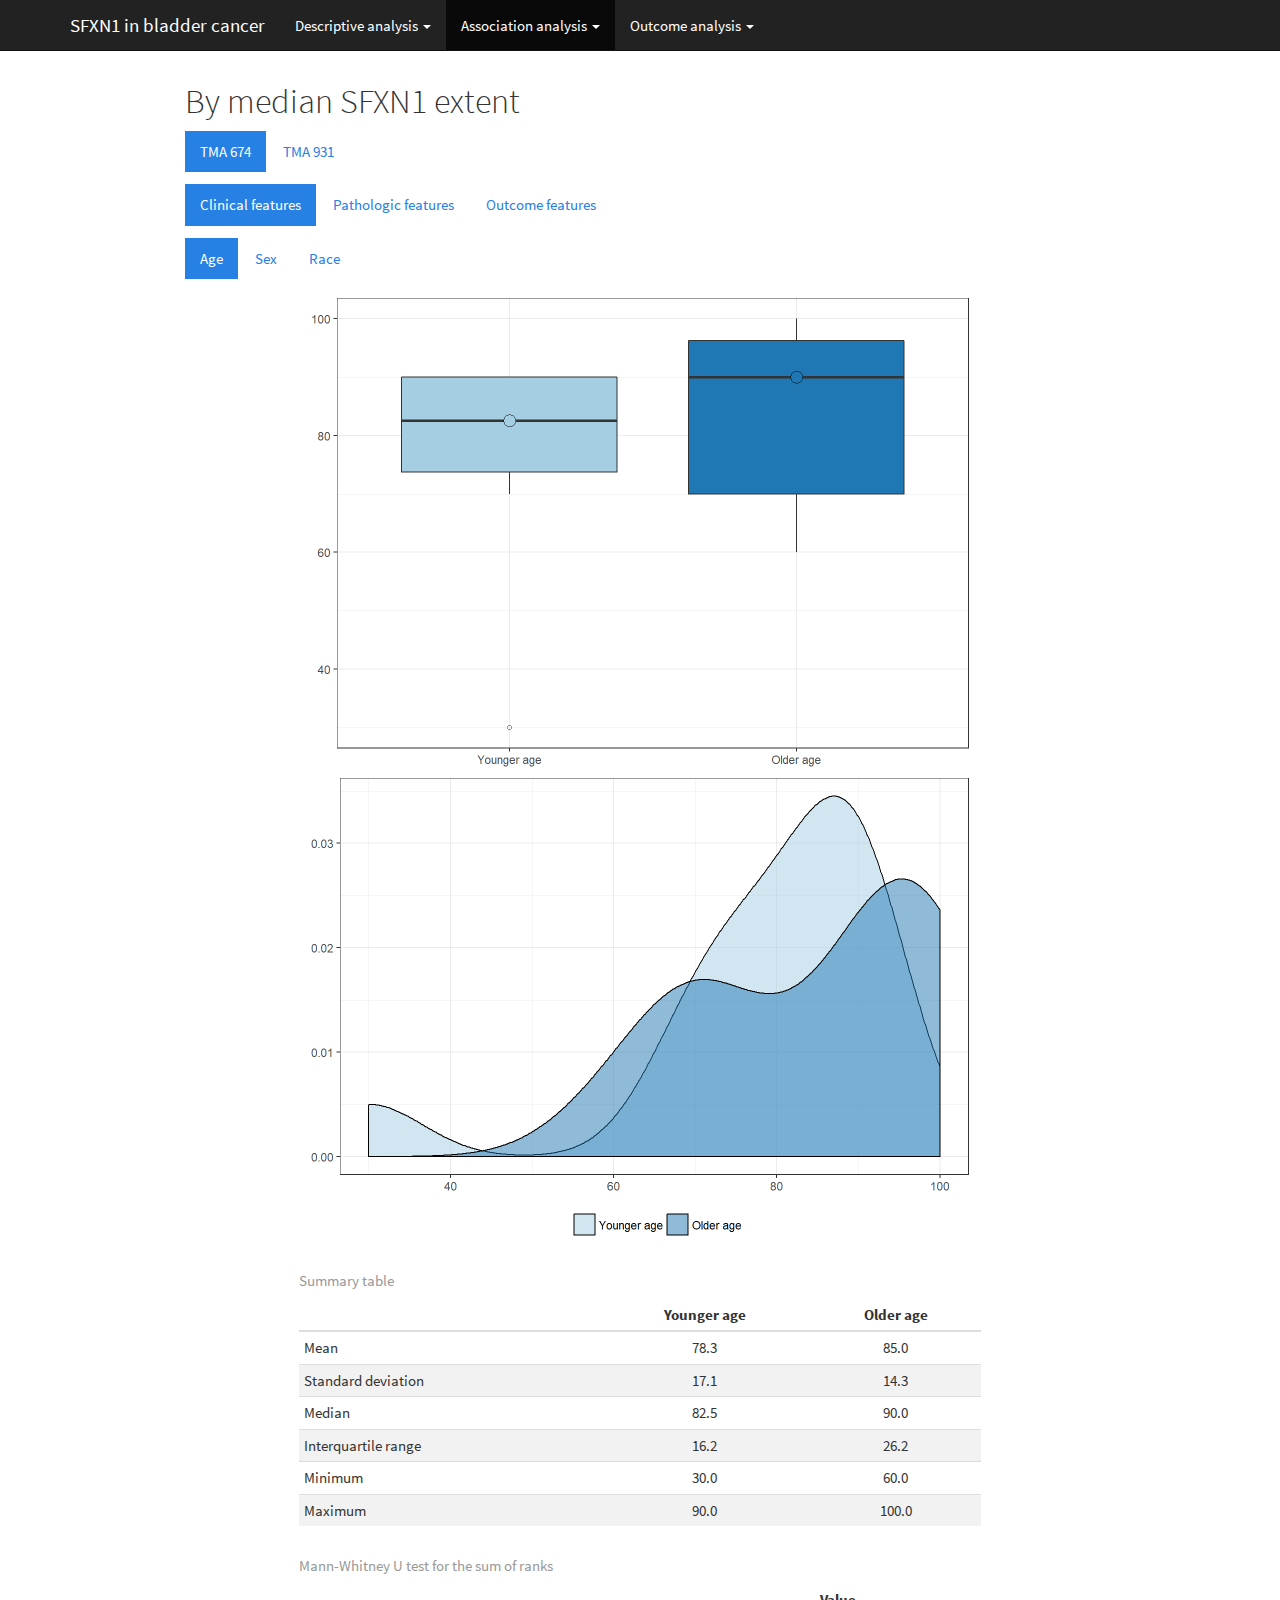
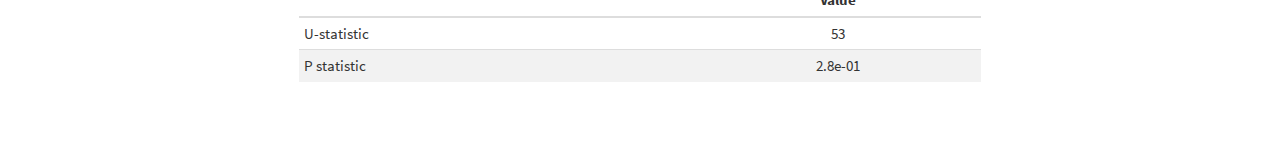
<file: association_ext_med.html>
<!DOCTYPE html>

<html xmlns="http://www.w3.org/1999/xhtml">

<head>

<meta charset="utf-8" />
<meta http-equiv="Content-Type" content="text/html; charset=utf-8" />
<meta name="generator" content="pandoc" />




<title></title>

<script src="site_libs/jquery-1.11.3/jquery.min.js"></script>
<meta name="viewport" content="width=device-width, initial-scale=1" />
<link href="site_libs/bootstrap-3.3.5/css/cosmo.min.css" rel="stylesheet" />
<script src="site_libs/bootstrap-3.3.5/js/bootstrap.min.js"></script>
<script src="site_libs/bootstrap-3.3.5/shim/html5shiv.min.js"></script>
<script src="site_libs/bootstrap-3.3.5/shim/respond.min.js"></script>
<script src="site_libs/navigation-1.1/tabsets.js"></script>
<link href="site_libs/highlightjs-1.1/default.css" rel="stylesheet" />
<script src="site_libs/highlightjs-1.1/highlight.js"></script>

<style type="text/css">code{white-space: pre;}</style>
<style type="text/css">
  pre:not([class]) {
    background-color: white;
  }
</style>
<script type="text/javascript">
if (window.hljs && document.readyState && document.readyState === "complete") {
   window.setTimeout(function() {
      hljs.initHighlighting();
   }, 0);
}
</script>



<style type="text/css">
h1 {
  font-size: 34px;
}
h1.title {
  font-size: 38px;
}
h2 {
  font-size: 30px;
}
h3 {
  font-size: 24px;
}
h4 {
  font-size: 18px;
}
h5 {
  font-size: 16px;
}
h6 {
  font-size: 12px;
}
.table th:not([align]) {
  text-align: left;
}
</style>

<link rel="stylesheet" href="style.css" type="text/css" />

</head>

<body>

<style type = "text/css">
.main-container {
  max-width: 940px;
  margin-left: auto;
  margin-right: auto;
}
code {
  color: inherit;
  background-color: rgba(0, 0, 0, 0.04);
}
img {
  max-width:100%;
  height: auto;
}
.tabbed-pane {
  padding-top: 12px;
}
button.code-folding-btn:focus {
  outline: none;
}
</style>


<style type="text/css">
/* padding for bootstrap navbar */
body {
  padding-top: 51px;
  padding-bottom: 40px;
}
/* offset scroll position for anchor links (for fixed navbar)  */
.section h1 {
  padding-top: 56px;
  margin-top: -56px;
}

.section h2 {
  padding-top: 56px;
  margin-top: -56px;
}
.section h3 {
  padding-top: 56px;
  margin-top: -56px;
}
.section h4 {
  padding-top: 56px;
  margin-top: -56px;
}
.section h5 {
  padding-top: 56px;
  margin-top: -56px;
}
.section h6 {
  padding-top: 56px;
  margin-top: -56px;
}
</style>

<script>
// manage active state of menu based on current page
$(document).ready(function () {
  // active menu anchor
  href = window.location.pathname
  href = href.substr(href.lastIndexOf('/') + 1)
  if (href === "")
    href = "index.html";
  var menuAnchor = $('a[href="' + href + '"]');

  // mark it active
  menuAnchor.parent().addClass('active');

  // if it's got a parent navbar menu mark it active as well
  menuAnchor.closest('li.dropdown').addClass('active');
});
</script>


<div class="container-fluid main-container">

<!-- tabsets -->
<script>
$(document).ready(function () {
  window.buildTabsets("TOC");
});
</script>

<!-- code folding -->






<div class="navbar navbar-default  navbar-fixed-top" role="navigation">
  <div class="container">
    <div class="navbar-header">
      <button type="button" class="navbar-toggle collapsed" data-toggle="collapse" data-target="#navbar">
        <span class="icon-bar"></span>
        <span class="icon-bar"></span>
        <span class="icon-bar"></span>
      </button>
      <a class="navbar-brand" href="index.html">SFXN1 in bladder cancer</a>
    </div>
    <div id="navbar" class="navbar-collapse collapse">
      <ul class="nav navbar-nav">
        <li class="dropdown">
  <a href="#" class="dropdown-toggle" data-toggle="dropdown" role="button" aria-expanded="false">
    Descriptive analysis
     
    <span class="caret"></span>
  </a>
  <ul class="dropdown-menu" role="menu">
    <li>
      <a href="descriptive_cpo.html">Clinicopathologic features</a>
    </li>
    <li>
      <a href="descriptive_marker.html">Marker expression features</a>
    </li>
  </ul>
</li>
<li class="dropdown">
  <a href="#" class="dropdown-toggle" data-toggle="dropdown" role="button" aria-expanded="false">
    Association analysis
     
    <span class="caret"></span>
  </a>
  <ul class="dropdown-menu" role="menu">
    <li>
      <a href="association_ext_med.html">By median extent</a>
    </li>
    <li>
      <a href="association_ext_max.html">By maximum extent</a>
    </li>
    <li>
      <a href="association_int_med.html">By median intensity</a>
    </li>
    <li>
      <a href="association_ext_max.html">By maximum intensity</a>
    </li>
    <li>
      <a href="association_h_med.html">By median H-score</a>
    </li>
    <li>
      <a href="association_h_max.html">By maximum H-score</a>
    </li>
  </ul>
</li>
<li class="dropdown">
  <a href="#" class="dropdown-toggle" data-toggle="dropdown" role="button" aria-expanded="false">
    Outcome analysis
     
    <span class="caret"></span>
  </a>
  <ul class="dropdown-menu" role="menu">
    <li>
      <a href="outcome_regression.html">Regression analysis</a>
    </li>
    <li>
      <a href="outcome_survival.html">Survival curves</a>
    </li>
  </ul>
</li>
      </ul>
      <ul class="nav navbar-nav navbar-right">
        
      </ul>
    </div><!--/.nav-collapse -->
  </div><!--/.container -->
</div><!--/.navbar -->

<div class="fluid-row" id="header">




</div>


<p> </p>
<div id="by-median-sfxn1-extent" class="section level1 tabset tabset-pills tabset-fade">
<h1>By median SFXN1 extent</h1>
<div id="tma-674" class="section level2 tabset tabset-pills tabset-fade">
<h2>TMA 674</h2>
<div id="clinical-features" class="section level3 tabset tabset-pills tabset-fade">
<h3>Clinical features</h3>
<div id="age" class="section level4">
<h4>Age</h4>
<p><img src="association_ext_med_files/figure-html/age_group.DF_674-1.png" width="672" style="display: block; margin: auto;" /><img src="association_ext_med_files/figure-html/age_group.DF_674-2.png" width="672" style="display: block; margin: auto;" /></p>
<table>
<caption>Summary table</caption>
<thead>
<tr class="header">
<th></th>
<th align="center">Younger age</th>
<th align="center">Older age</th>
</tr>
</thead>
<tbody>
<tr class="odd">
<td>Mean</td>
<td align="center">78.3</td>
<td align="center">85.0</td>
</tr>
<tr class="even">
<td>Standard deviation</td>
<td align="center">17.1</td>
<td align="center">14.3</td>
</tr>
<tr class="odd">
<td>Median</td>
<td align="center">82.5</td>
<td align="center">90.0</td>
</tr>
<tr class="even">
<td>Interquartile range</td>
<td align="center">16.2</td>
<td align="center">26.2</td>
</tr>
<tr class="odd">
<td>Minimum</td>
<td align="center">30.0</td>
<td align="center">60.0</td>
</tr>
<tr class="even">
<td>Maximum</td>
<td align="center">90.0</td>
<td align="center">100.0</td>
</tr>
</tbody>
</table>
<table>
<caption>Mann-Whitney U test for the sum of ranks</caption>
<thead>
<tr class="header">
<th></th>
<th align="center">Value</th>
</tr>
</thead>
<tbody>
<tr class="odd">
<td>U-statistic</td>
<td align="center">53</td>
</tr>
<tr class="even">
<td>P statistic</td>
<td align="center">2.8e-01</td>
</tr>
</tbody>
</table>
</div>
<div id="sex" class="section level4">
<h4>Sex</h4>
<p><img src="association_ext_med_files/figure-html/sex.DF_674-1.png" width="672" style="display: block; margin: auto;" /><img src="association_ext_med_files/figure-html/sex.DF_674-2.png" width="672" style="display: block; margin: auto;" /></p>
<table>
<caption>Summary table</caption>
<thead>
<tr class="header">
<th></th>
<th align="center">Female</th>
<th align="center">Male</th>
</tr>
</thead>
<tbody>
<tr class="odd">
<td>Mean</td>
<td align="center">91.7</td>
<td align="center">78.3</td>
</tr>
<tr class="even">
<td>Standard deviation</td>
<td align="center">11.7</td>
<td align="center">15.8</td>
</tr>
<tr class="odd">
<td>Median</td>
<td align="center">95.0</td>
<td align="center">80.0</td>
</tr>
<tr class="even">
<td>Interquartile range</td>
<td align="center">10.0</td>
<td align="center">20.0</td>
</tr>
<tr class="odd">
<td>Minimum</td>
<td align="center">70.0</td>
<td align="center">30.0</td>
</tr>
<tr class="even">
<td>Maximum</td>
<td align="center">100.0</td>
<td align="center">95.0</td>
</tr>
</tbody>
</table>
<table>
<caption>Mann-Whitney U test for the sum of ranks</caption>
<thead>
<tr class="header">
<th></th>
<th align="center">Value</th>
</tr>
</thead>
<tbody>
<tr class="odd">
<td>U-statistic</td>
<td align="center">85</td>
</tr>
<tr class="even">
<td>P statistic</td>
<td align="center">3.8e-02</td>
</tr>
</tbody>
</table>
</div>
<div id="race" class="section level4">
<h4>Race</h4>
<p><img src="association_ext_med_files/figure-html/race.DF_674-1.png" width="672" style="display: block; margin: auto;" /><img src="association_ext_med_files/figure-html/race.DF_674-2.png" width="672" style="display: block; margin: auto;" /></p>
<table>
<caption>Summary table</caption>
<thead>
<tr class="header">
<th></th>
<th align="center">African-American</th>
<th align="center">Caucasian</th>
</tr>
</thead>
<tbody>
<tr class="odd">
<td>Mean</td>
<td align="center">87.5</td>
<td align="center">80.5</td>
</tr>
<tr class="even">
<td>Standard deviation</td>
<td align="center">12.6</td>
<td align="center">16.4</td>
</tr>
<tr class="odd">
<td>Median</td>
<td align="center">90.0</td>
<td align="center">82.5</td>
</tr>
<tr class="even">
<td>Interquartile range</td>
<td align="center">7.5</td>
<td align="center">20.0</td>
</tr>
<tr class="odd">
<td>Minimum</td>
<td align="center">70.0</td>
<td align="center">30.0</td>
</tr>
<tr class="even">
<td>Maximum</td>
<td align="center">100.0</td>
<td align="center">100.0</td>
</tr>
</tbody>
</table>
<table>
<caption>Mann-Whitney U test for the sum of ranks</caption>
<thead>
<tr class="header">
<th></th>
<th align="center">Value</th>
</tr>
</thead>
<tbody>
<tr class="odd">
<td>U-statistic</td>
<td align="center">50</td>
</tr>
<tr class="even">
<td>P statistic</td>
<td align="center">4.5e-01</td>
</tr>
</tbody>
</table>
</div>
</div>
<div id="pathologic-features" class="section level3 tabset tabset-pills tabset-fade">
<h3>Pathologic features</h3>
<div id="pathologic-stage" class="section level4">
<h4>Pathologic stage</h4>
<p><img src="association_ext_med_files/figure-html/stage_pt.DF_674-1.png" width="672" style="display: block; margin: auto;" /><img src="association_ext_med_files/figure-html/stage_pt.DF_674-2.png" width="672" style="display: block; margin: auto;" /></p>
<table>
<caption>Summary table</caption>
<thead>
<tr class="header">
<th></th>
<th align="center">pT1</th>
<th align="center">pT2</th>
<th align="center">pT3</th>
<th align="center">pT4</th>
</tr>
</thead>
<tbody>
<tr class="odd">
<td>Mean</td>
<td align="center">83.8</td>
<td align="center">87.5</td>
<td align="center">75.6</td>
<td align="center">81.7</td>
</tr>
<tr class="even">
<td>Standard deviation</td>
<td align="center">11.1</td>
<td align="center">8.9</td>
<td align="center">20.5</td>
<td align="center">20.2</td>
</tr>
<tr class="odd">
<td>Median</td>
<td align="center">85.0</td>
<td align="center">90.0</td>
<td align="center">75.0</td>
<td align="center">85.0</td>
</tr>
<tr class="even">
<td>Interquartile range</td>
<td align="center">13.8</td>
<td align="center">2.5</td>
<td align="center">20.0</td>
<td align="center">20.0</td>
</tr>
<tr class="odd">
<td>Minimum</td>
<td align="center">70.0</td>
<td align="center">70.0</td>
<td align="center">30.0</td>
<td align="center">60.0</td>
</tr>
<tr class="even">
<td>Maximum</td>
<td align="center">95.0</td>
<td align="center">100.0</td>
<td align="center">100.0</td>
<td align="center">100.0</td>
</tr>
</tbody>
</table>
<table>
<caption>Kruskal-Wallis rank sum test</caption>
<thead>
<tr class="header">
<th></th>
<th align="center">Value</th>
</tr>
</thead>
<tbody>
<tr class="odd">
<td>Statistic</td>
<td align="center">1.688</td>
</tr>
<tr class="even">
<td>Parameter</td>
<td align="center">3</td>
</tr>
<tr class="odd">
<td>P statistic</td>
<td align="center">0.64</td>
</tr>
</tbody>
</table>
</div>
<div id="clinical-stage" class="section level4">
<h4>Clinical stage</h4>
<p><img src="association_ext_med_files/figure-html/stage_clinical.DF_674-1.png" width="672" style="display: block; margin: auto;" /><img src="association_ext_med_files/figure-html/stage_clinical.DF_674-2.png" width="672" style="display: block; margin: auto;" /></p>
<table>
<caption>Summary table</caption>
<thead>
<tr class="header">
<th></th>
<th align="center">I</th>
<th align="center">II</th>
<th align="center">III</th>
<th align="center">IV</th>
</tr>
</thead>
<tbody>
<tr class="odd">
<td>Mean</td>
<td align="center">83.8</td>
<td align="center">92.5</td>
<td align="center">76.2</td>
<td align="center">80.6</td>
</tr>
<tr class="even">
<td>Standard deviation</td>
<td align="center">11.1</td>
<td align="center">5.0</td>
<td align="center">21.8</td>
<td align="center">13.2</td>
</tr>
<tr class="odd">
<td>Median</td>
<td align="center">85.0</td>
<td align="center">90.0</td>
<td align="center">77.5</td>
<td align="center">82.5</td>
</tr>
<tr class="even">
<td>Interquartile range</td>
<td align="center">13.8</td>
<td align="center">2.5</td>
<td align="center">21.2</td>
<td align="center">20.0</td>
</tr>
<tr class="odd">
<td>Minimum</td>
<td align="center">70.0</td>
<td align="center">90.0</td>
<td align="center">30.0</td>
<td align="center">60.0</td>
</tr>
<tr class="even">
<td>Maximum</td>
<td align="center">95.0</td>
<td align="center">100.0</td>
<td align="center">100.0</td>
<td align="center">100.0</td>
</tr>
</tbody>
</table>
<table>
<caption>Kruskal-Wallis rank sum test</caption>
<thead>
<tr class="header">
<th></th>
<th align="center">Value</th>
</tr>
</thead>
<tbody>
<tr class="odd">
<td>Statistic</td>
<td align="center">2.959</td>
</tr>
<tr class="even">
<td>Parameter</td>
<td align="center">3</td>
</tr>
<tr class="odd">
<td>P statistic</td>
<td align="center">0.4</td>
</tr>
</tbody>
</table>
</div>
<div id="adjacent-cis" class="section level4">
<h4>Adjacent CIS</h4>
<p><img src="association_ext_med_files/figure-html/CIS.DF_674-1.png" width="672" style="display: block; margin: auto;" /><img src="association_ext_med_files/figure-html/CIS.DF_674-2.png" width="672" style="display: block; margin: auto;" /></p>
<table>
<caption>Summary table</caption>
<thead>
<tr class="header">
<th></th>
<th align="center">No</th>
<th align="center">Yes</th>
</tr>
</thead>
<tbody>
<tr class="odd">
<td>Mean</td>
<td align="center">78.9</td>
<td align="center">85.5</td>
</tr>
<tr class="even">
<td>Standard deviation</td>
<td align="center">18.7</td>
<td align="center">10.1</td>
</tr>
<tr class="odd">
<td>Median</td>
<td align="center">82.5</td>
<td align="center">90.0</td>
</tr>
<tr class="even">
<td>Interquartile range</td>
<td align="center">20.0</td>
<td align="center">10.0</td>
</tr>
<tr class="odd">
<td>Minimum</td>
<td align="center">30.0</td>
<td align="center">70.0</td>
</tr>
<tr class="even">
<td>Maximum</td>
<td align="center">100.0</td>
<td align="center">100.0</td>
</tr>
</tbody>
</table>
<table>
<caption>Mann-Whitney U test for the sum of ranks</caption>
<thead>
<tr class="header">
<th></th>
<th align="center">Value</th>
</tr>
</thead>
<tbody>
<tr class="odd">
<td>U-statistic</td>
<td align="center">57.5</td>
</tr>
<tr class="even">
<td>P statistic</td>
<td align="center">4.7e-01</td>
</tr>
</tbody>
</table>
</div>
<div id="lymphovascular-invasion" class="section level4">
<h4>Lymphovascular invasion</h4>
<p><img src="association_ext_med_files/figure-html/lvi.DF_674-1.png" width="672" style="display: block; margin: auto;" /><img src="association_ext_med_files/figure-html/lvi.DF_674-2.png" width="672" style="display: block; margin: auto;" /></p>
<table>
<caption>Summary table</caption>
<thead>
<tr class="header">
<th></th>
<th align="center">No</th>
<th align="center">Yes</th>
</tr>
</thead>
<tbody>
<tr class="odd">
<td>Mean</td>
<td align="center">80.9</td>
<td align="center">83.6</td>
</tr>
<tr class="even">
<td>Standard deviation</td>
<td align="center">17.0</td>
<td align="center">13.5</td>
</tr>
<tr class="odd">
<td>Median</td>
<td align="center">90.0</td>
<td align="center">85.0</td>
</tr>
<tr class="even">
<td>Interquartile range</td>
<td align="center">20.0</td>
<td align="center">15.0</td>
</tr>
<tr class="odd">
<td>Minimum</td>
<td align="center">30.0</td>
<td align="center">60.0</td>
</tr>
<tr class="even">
<td>Maximum</td>
<td align="center">100.0</td>
<td align="center">100.0</td>
</tr>
</tbody>
</table>
<table>
<caption>Mann-Whitney U test for the sum of ranks</caption>
<thead>
<tr class="header">
<th></th>
<th align="center">Value</th>
</tr>
</thead>
<tbody>
<tr class="odd">
<td>U-statistic</td>
<td align="center">55.5</td>
</tr>
<tr class="even">
<td>P statistic</td>
<td align="center">8.2e-01</td>
</tr>
</tbody>
</table>
</div>
<div id="lymph-node-metastasis" class="section level4">
<h4>Lymph node metastasis</h4>
<p><img src="association_ext_med_files/figure-html/metastasis_lymph.DF_674-1.png" width="672" style="display: block; margin: auto;" /><img src="association_ext_med_files/figure-html/metastasis_lymph.DF_674-2.png" width="672" style="display: block; margin: auto;" /></p>
<table>
<caption>Summary table</caption>
<thead>
<tr class="header">
<th></th>
<th align="center">No</th>
<th align="center">Yes</th>
</tr>
</thead>
<tbody>
<tr class="odd">
<td>Mean</td>
<td align="center">78.7</td>
<td align="center">80.8</td>
</tr>
<tr class="even">
<td>Standard deviation</td>
<td align="center">17.6</td>
<td align="center">9.2</td>
</tr>
<tr class="odd">
<td>Median</td>
<td align="center">80.0</td>
<td align="center">82.5</td>
</tr>
<tr class="even">
<td>Interquartile range</td>
<td align="center">20.0</td>
<td align="center">16.2</td>
</tr>
<tr class="odd">
<td>Minimum</td>
<td align="center">30.0</td>
<td align="center">70.0</td>
</tr>
<tr class="even">
<td>Maximum</td>
<td align="center">100.0</td>
<td align="center">90.0</td>
</tr>
</tbody>
</table>
<table>
<caption>Mann-Whitney U test for the sum of ranks</caption>
<thead>
<tr class="header">
<th></th>
<th align="center">Value</th>
</tr>
</thead>
<tbody>
<tr class="odd">
<td>U-statistic</td>
<td align="center">47</td>
</tr>
<tr class="even">
<td>P statistic</td>
<td align="center">9e-01</td>
</tr>
</tbody>
</table>
</div>
</div>
<div id="outcome-features" class="section level3 tabset tabset-pills tabset-fade">
<h3>Outcome features</h3>
<div id="tumor-progression" class="section level4">
<h4>Tumor progression</h4>
<p><img src="association_ext_med_files/figure-html/progression.DF_674-1.png" width="672" style="display: block; margin: auto;" /><img src="association_ext_med_files/figure-html/progression.DF_674-2.png" width="672" style="display: block; margin: auto;" /></p>
<table>
<caption>Summary table</caption>
<thead>
<tr class="header">
<th></th>
<th align="center">No tumor progression</th>
<th align="center">Tumor progression</th>
</tr>
</thead>
<tbody>
<tr class="odd">
<td>Mean</td>
<td align="center">82.1</td>
<td align="center">76.8</td>
</tr>
<tr class="even">
<td>Standard deviation</td>
<td align="center">14.1</td>
<td align="center">18.1</td>
</tr>
<tr class="odd">
<td>Median</td>
<td align="center">90.0</td>
<td align="center">80.0</td>
</tr>
<tr class="even">
<td>Interquartile range</td>
<td align="center">17.5</td>
<td align="center">17.5</td>
</tr>
<tr class="odd">
<td>Minimum</td>
<td align="center">60.0</td>
<td align="center">30.0</td>
</tr>
<tr class="even">
<td>Maximum</td>
<td align="center">100.0</td>
<td align="center">95.0</td>
</tr>
</tbody>
</table>
<table>
<caption>Mann-Whitney U test for the sum of ranks</caption>
<thead>
<tr class="header">
<th></th>
<th align="center">Value</th>
</tr>
</thead>
<tbody>
<tr class="odd">
<td>U-statistic</td>
<td align="center">44</td>
</tr>
<tr class="even">
<td>P statistic</td>
<td align="center">6.5e-01</td>
</tr>
</tbody>
</table>
</div>
<div id="visceral-metastasis" class="section level4">
<h4>Visceral metastasis</h4>
<p><img src="association_ext_med_files/figure-html/metastasis_visceral.DF_674-1.png" width="672" style="display: block; margin: auto;" /><img src="association_ext_med_files/figure-html/metastasis_visceral.DF_674-2.png" width="672" style="display: block; margin: auto;" /></p>
<table>
<caption>Summary table</caption>
<thead>
<tr class="header">
<th></th>
<th align="center">No</th>
<th align="center">Yes</th>
</tr>
</thead>
<tbody>
<tr class="odd">
<td>Mean</td>
<td align="center">85.7</td>
<td align="center">80.0</td>
</tr>
<tr class="even">
<td>Standard deviation</td>
<td align="center">12.4</td>
<td align="center">11.2</td>
</tr>
<tr class="odd">
<td>Median</td>
<td align="center">90.0</td>
<td align="center">80.0</td>
</tr>
<tr class="even">
<td>Interquartile range</td>
<td align="center">12.5</td>
<td align="center">17.5</td>
</tr>
<tr class="odd">
<td>Minimum</td>
<td align="center">60.0</td>
<td align="center">70.0</td>
</tr>
<tr class="even">
<td>Maximum</td>
<td align="center">100.0</td>
<td align="center">95.0</td>
</tr>
</tbody>
</table>
<table>
<caption>Mann-Whitney U test for the sum of ranks</caption>
<thead>
<tr class="header">
<th></th>
<th align="center">Value</th>
</tr>
</thead>
<tbody>
<tr class="odd">
<td>U-statistic</td>
<td align="center">62</td>
</tr>
<tr class="even">
<td>P statistic</td>
<td align="center">3.4e-01</td>
</tr>
</tbody>
</table>
</div>
<div id="overall-mortality" class="section level4">
<h4>Overall mortality</h4>
<p><img src="association_ext_med_files/figure-html/dead.DF_674-1.png" width="672" style="display: block; margin: auto;" /><img src="association_ext_med_files/figure-html/dead.DF_674-2.png" width="672" style="display: block; margin: auto;" /></p>
<table>
<caption>Summary table</caption>
<thead>
<tr class="header">
<th></th>
<th align="center">ANOD+AWD</th>
<th align="center">DOC+DOD</th>
</tr>
</thead>
<tbody>
<tr class="odd">
<td>Mean</td>
<td align="center">73.3</td>
<td align="center">82.9</td>
</tr>
<tr class="even">
<td>Standard deviation</td>
<td align="center">15.3</td>
<td align="center">15.9</td>
</tr>
<tr class="odd">
<td>Median</td>
<td align="center">70.0</td>
<td align="center">90.0</td>
</tr>
<tr class="even">
<td>Interquartile range</td>
<td align="center">15.0</td>
<td align="center">15.0</td>
</tr>
<tr class="odd">
<td>Minimum</td>
<td align="center">60.0</td>
<td align="center">30.0</td>
</tr>
<tr class="even">
<td>Maximum</td>
<td align="center">90.0</td>
<td align="center">100.0</td>
</tr>
</tbody>
</table>
<table>
<caption>Mann-Whitney U test for the sum of ranks</caption>
<thead>
<tr class="header">
<th></th>
<th align="center">Value</th>
</tr>
</thead>
<tbody>
<tr class="odd">
<td>U-statistic</td>
<td align="center">17</td>
</tr>
<tr class="even">
<td>P statistic</td>
<td align="center">2.1e-01</td>
</tr>
</tbody>
</table>
</div>
<div id="cancer-related-mortality" class="section level4">
<h4>Cancer-related mortality</h4>
<p><img src="association_ext_med_files/figure-html/dod.DF_674-1.png" width="672" style="display: block; margin: auto;" /><img src="association_ext_med_files/figure-html/dod.DF_674-2.png" width="672" style="display: block; margin: auto;" /></p>
<table>
<caption>Summary table</caption>
<thead>
<tr class="header">
<th></th>
<th align="center">ANOD+AWD+DOC</th>
<th align="center">DOD</th>
</tr>
</thead>
<tbody>
<tr class="odd">
<td>Mean</td>
<td align="center">82.1</td>
<td align="center">76.8</td>
</tr>
<tr class="even">
<td>Standard deviation</td>
<td align="center">14.1</td>
<td align="center">18.1</td>
</tr>
<tr class="odd">
<td>Median</td>
<td align="center">90.0</td>
<td align="center">80.0</td>
</tr>
<tr class="even">
<td>Interquartile range</td>
<td align="center">17.5</td>
<td align="center">17.5</td>
</tr>
<tr class="odd">
<td>Minimum</td>
<td align="center">60.0</td>
<td align="center">30.0</td>
</tr>
<tr class="even">
<td>Maximum</td>
<td align="center">100.0</td>
<td align="center">95.0</td>
</tr>
</tbody>
</table>
<table>
<caption>Mann-Whitney U test for the sum of ranks</caption>
<thead>
<tr class="header">
<th></th>
<th align="center">Value</th>
</tr>
</thead>
<tbody>
<tr class="odd">
<td>U-statistic</td>
<td align="center">44</td>
</tr>
<tr class="even">
<td>P statistic</td>
<td align="center">6.5e-01</td>
</tr>
</tbody>
</table>
</div>
</div>
</div>
<div id="tma-931" class="section level2 tabset tabset-pills tabset-fade">
<h2>TMA 931</h2>
<div id="clinical-features-1" class="section level3 tabset tabset-pills tabset-fade">
<h3>Clinical features</h3>
<div id="age-1" class="section level4">
<h4>Age</h4>
<p><img src="association_ext_med_files/figure-html/age_group.DF_931-1.png" width="672" style="display: block; margin: auto;" /><img src="association_ext_med_files/figure-html/age_group.DF_931-2.png" width="672" style="display: block; margin: auto;" /></p>
<table>
<caption>Summary table</caption>
<thead>
<tr class="header">
<th></th>
<th align="center">Younger age</th>
<th align="center">Older age</th>
</tr>
</thead>
<tbody>
<tr class="odd">
<td>Mean</td>
<td align="center">42.2</td>
<td align="center">45.9</td>
</tr>
<tr class="even">
<td>Standard deviation</td>
<td align="center">20.0</td>
<td align="center">29.0</td>
</tr>
<tr class="odd">
<td>Median</td>
<td align="center">40.0</td>
<td align="center">55.0</td>
</tr>
<tr class="even">
<td>Interquartile range</td>
<td align="center">20.0</td>
<td align="center">33.8</td>
</tr>
<tr class="odd">
<td>Minimum</td>
<td align="center">10.0</td>
<td align="center">0.0</td>
</tr>
<tr class="even">
<td>Maximum</td>
<td align="center">70.0</td>
<td align="center">90.0</td>
</tr>
</tbody>
</table>
<table>
<caption>Mann-Whitney U test for the sum of ranks</caption>
<thead>
<tr class="header">
<th></th>
<th align="center">Value</th>
</tr>
</thead>
<tbody>
<tr class="odd">
<td>U-statistic</td>
<td align="center">61</td>
</tr>
<tr class="even">
<td>P statistic</td>
<td align="center">5.5e-01</td>
</tr>
</tbody>
</table>
</div>
<div id="sex-1" class="section level4">
<h4>Sex</h4>
<p><img src="association_ext_med_files/figure-html/sex.DF_931-1.png" width="672" style="display: block; margin: auto;" /><img src="association_ext_med_files/figure-html/sex.DF_931-2.png" width="672" style="display: block; margin: auto;" /></p>
<table>
<caption>Summary table</caption>
<thead>
<tr class="header">
<th></th>
<th align="center">Female</th>
<th align="center">Male</th>
</tr>
</thead>
<tbody>
<tr class="odd">
<td>Mean</td>
<td align="center">31.0</td>
<td align="center">48.0</td>
</tr>
<tr class="even">
<td>Standard deviation</td>
<td align="center">31.7</td>
<td align="center">23.8</td>
</tr>
<tr class="odd">
<td>Median</td>
<td align="center">15.0</td>
<td align="center">47.5</td>
</tr>
<tr class="even">
<td>Interquartile range</td>
<td align="center">50.0</td>
<td align="center">21.2</td>
</tr>
<tr class="odd">
<td>Minimum</td>
<td align="center">0.0</td>
<td align="center">0.0</td>
</tr>
<tr class="even">
<td>Maximum</td>
<td align="center">70.0</td>
<td align="center">90.0</td>
</tr>
</tbody>
</table>
<table>
<caption>Mann-Whitney U test for the sum of ranks</caption>
<thead>
<tr class="header">
<th></th>
<th align="center">Value</th>
</tr>
</thead>
<tbody>
<tr class="odd">
<td>U-statistic</td>
<td align="center">36.5</td>
</tr>
<tr class="even">
<td>P statistic</td>
<td align="center">3.7e-01</td>
</tr>
</tbody>
</table>
</div>
</div>
<div id="pathologic-features-1" class="section level3 tabset tabset-pills tabset-fade">
<h3>Pathologic features</h3>
<div id="pathologic-stage-1" class="section level4">
<h4>Pathologic stage</h4>
<p><img src="association_ext_med_files/figure-html/stage_pt.DF_931-1.png" width="672" style="display: block; margin: auto;" /><img src="association_ext_med_files/figure-html/stage_pt.DF_931-2.png" width="672" style="display: block; margin: auto;" /></p>
<table>
<caption>Summary table</caption>
<thead>
<tr class="header">
<th></th>
<th align="center">pTa/pTis</th>
<th align="center">pT1</th>
<th align="center">pT2</th>
</tr>
</thead>
<tbody>
<tr class="odd">
<td>Mean</td>
<td align="center">8.3</td>
<td align="center">49.5</td>
<td align="center">50.0</td>
</tr>
<tr class="even">
<td>Standard deviation</td>
<td align="center">7.6</td>
<td align="center">24.7</td>
<td align="center">13.2</td>
</tr>
<tr class="odd">
<td>Median</td>
<td align="center">10.0</td>
<td align="center">60.0</td>
<td align="center">45.0</td>
</tr>
<tr class="even">
<td>Interquartile range</td>
<td align="center">7.5</td>
<td align="center">25.0</td>
<td align="center">12.5</td>
</tr>
<tr class="odd">
<td>Minimum</td>
<td align="center">0.0</td>
<td align="center">0.0</td>
<td align="center">40.0</td>
</tr>
<tr class="even">
<td>Maximum</td>
<td align="center">15.0</td>
<td align="center">90.0</td>
<td align="center">65.0</td>
</tr>
</tbody>
</table>
<table>
<caption>Kruskal-Wallis rank sum test</caption>
<thead>
<tr class="header">
<th></th>
<th align="center">Value</th>
</tr>
</thead>
<tbody>
<tr class="odd">
<td>Statistic</td>
<td align="center">5.016</td>
</tr>
<tr class="even">
<td>Parameter</td>
<td align="center">2</td>
</tr>
<tr class="odd">
<td>P statistic</td>
<td align="center">0.081</td>
</tr>
</tbody>
</table>
</div>
</div>
<div id="outcome-features-1" class="section level3 tabset tabset-pills tabset-fade">
<h3>Outcome features</h3>
<div id="tumor-recurrence" class="section level4">
<h4>Tumor recurrence</h4>
<p><img src="association_ext_med_files/figure-html/recurrence.DF_931-1.png" width="672" style="display: block; margin: auto;" /><img src="association_ext_med_files/figure-html/recurrence.DF_931-2.png" width="672" style="display: block; margin: auto;" /></p>
<table>
<caption>Summary table</caption>
<thead>
<tr class="header">
<th></th>
<th align="center">No tumor recurrence</th>
<th align="center">Tumor recurrence</th>
</tr>
</thead>
<tbody>
<tr class="odd">
<td>Mean</td>
<td align="center">48.2</td>
<td align="center">41.8</td>
</tr>
<tr class="even">
<td>Standard deviation</td>
<td align="center">24.0</td>
<td align="center">27.6</td>
</tr>
<tr class="odd">
<td>Median</td>
<td align="center">60.0</td>
<td align="center">40.0</td>
</tr>
<tr class="even">
<td>Interquartile range</td>
<td align="center">20.0</td>
<td align="center">38.8</td>
</tr>
<tr class="odd">
<td>Minimum</td>
<td align="center">0.0</td>
<td align="center">0.0</td>
</tr>
<tr class="even">
<td>Maximum</td>
<td align="center">75.0</td>
<td align="center">90.0</td>
</tr>
</tbody>
</table>
<table>
<caption>Mann-Whitney U test for the sum of ranks</caption>
<thead>
<tr class="header">
<th></th>
<th align="center">Value</th>
</tr>
</thead>
<tbody>
<tr class="odd">
<td>U-statistic</td>
<td align="center">91.5</td>
</tr>
<tr class="even">
<td>P statistic</td>
<td align="center">4.4e-01</td>
</tr>
</tbody>
</table>
</div>
<div id="tumor-progression-1" class="section level4">
<h4>Tumor progression</h4>
<p><img src="association_ext_med_files/figure-html/progression.DF_931-1.png" width="672" style="display: block; margin: auto;" /><img src="association_ext_med_files/figure-html/progression.DF_931-2.png" width="672" style="display: block; margin: auto;" /></p>
<table>
<caption>Summary table</caption>
<thead>
<tr class="header">
<th></th>
<th align="center">No tumor progression</th>
<th align="center">Tumor progression</th>
</tr>
</thead>
<tbody>
<tr class="odd">
<td>Mean</td>
<td align="center">43.6</td>
<td align="center">51.7</td>
</tr>
<tr class="even">
<td>Standard deviation</td>
<td align="center">27.1</td>
<td align="center">12.6</td>
</tr>
<tr class="odd">
<td>Median</td>
<td align="center">45.0</td>
<td align="center">50.0</td>
</tr>
<tr class="even">
<td>Interquartile range</td>
<td align="center">38.8</td>
<td align="center">12.5</td>
</tr>
<tr class="odd">
<td>Minimum</td>
<td align="center">0.0</td>
<td align="center">40.0</td>
</tr>
<tr class="even">
<td>Maximum</td>
<td align="center">90.0</td>
<td align="center">65.0</td>
</tr>
</tbody>
</table>
<table>
<caption>Mann-Whitney U test for the sum of ranks</caption>
<thead>
<tr class="header">
<th></th>
<th align="center">Value</th>
</tr>
</thead>
<tbody>
<tr class="odd">
<td>U-statistic</td>
<td align="center">29</td>
</tr>
<tr class="even">
<td>P statistic</td>
<td align="center">7.7e-01</td>
</tr>
</tbody>
</table>
</div>
<div id="overall-mortality-1" class="section level4">
<h4>Overall mortality</h4>
<p><img src="association_ext_med_files/figure-html/dead.DF_931-1.png" width="672" style="display: block; margin: auto;" /><img src="association_ext_med_files/figure-html/dead.DF_931-2.png" width="672" style="display: block; margin: auto;" /></p>
<table>
<caption>Summary table</caption>
<thead>
<tr class="header">
<th></th>
<th align="center">ANOD+AWD</th>
<th align="center">DOC+DOD</th>
</tr>
</thead>
<tbody>
<tr class="odd">
<td>Mean</td>
<td align="center">45.0</td>
<td align="center">43.3</td>
</tr>
<tr class="even">
<td>Standard deviation</td>
<td align="center">27.1</td>
<td align="center">23.2</td>
</tr>
<tr class="odd">
<td>Median</td>
<td align="center">45.0</td>
<td align="center">47.5</td>
</tr>
<tr class="even">
<td>Interquartile range</td>
<td align="center">37.5</td>
<td align="center">16.2</td>
</tr>
<tr class="odd">
<td>Minimum</td>
<td align="center">0.0</td>
<td align="center">0.0</td>
</tr>
<tr class="even">
<td>Maximum</td>
<td align="center">90.0</td>
<td align="center">65.0</td>
</tr>
</tbody>
</table>
<table>
<caption>Mann-Whitney U test for the sum of ranks</caption>
<thead>
<tr class="header">
<th></th>
<th align="center">Value</th>
</tr>
</thead>
<tbody>
<tr class="odd">
<td>U-statistic</td>
<td align="center">60.5</td>
</tr>
<tr class="even">
<td>P statistic</td>
<td align="center">8.5e-01</td>
</tr>
</tbody>
</table>
</div>
</div>
</div>
</div>




</div>

<script>

// add bootstrap table styles to pandoc tables
function bootstrapStylePandocTables() {
  $('tr.header').parent('thead').parent('table').addClass('table table-condensed');
}
$(document).ready(function () {
  bootstrapStylePandocTables();
});


</script>

<!-- dynamically load mathjax for compatibility with self-contained -->
<script>
  (function () {
    var script = document.createElement("script");
    script.type = "text/javascript";
    script.src  = "https://mathjax.rstudio.com/latest/MathJax.js?config=TeX-AMS-MML_HTMLorMML";
    document.getElementsByTagName("head")[0].appendChild(script);
  })();
</script>

</body>
</html>
</file>
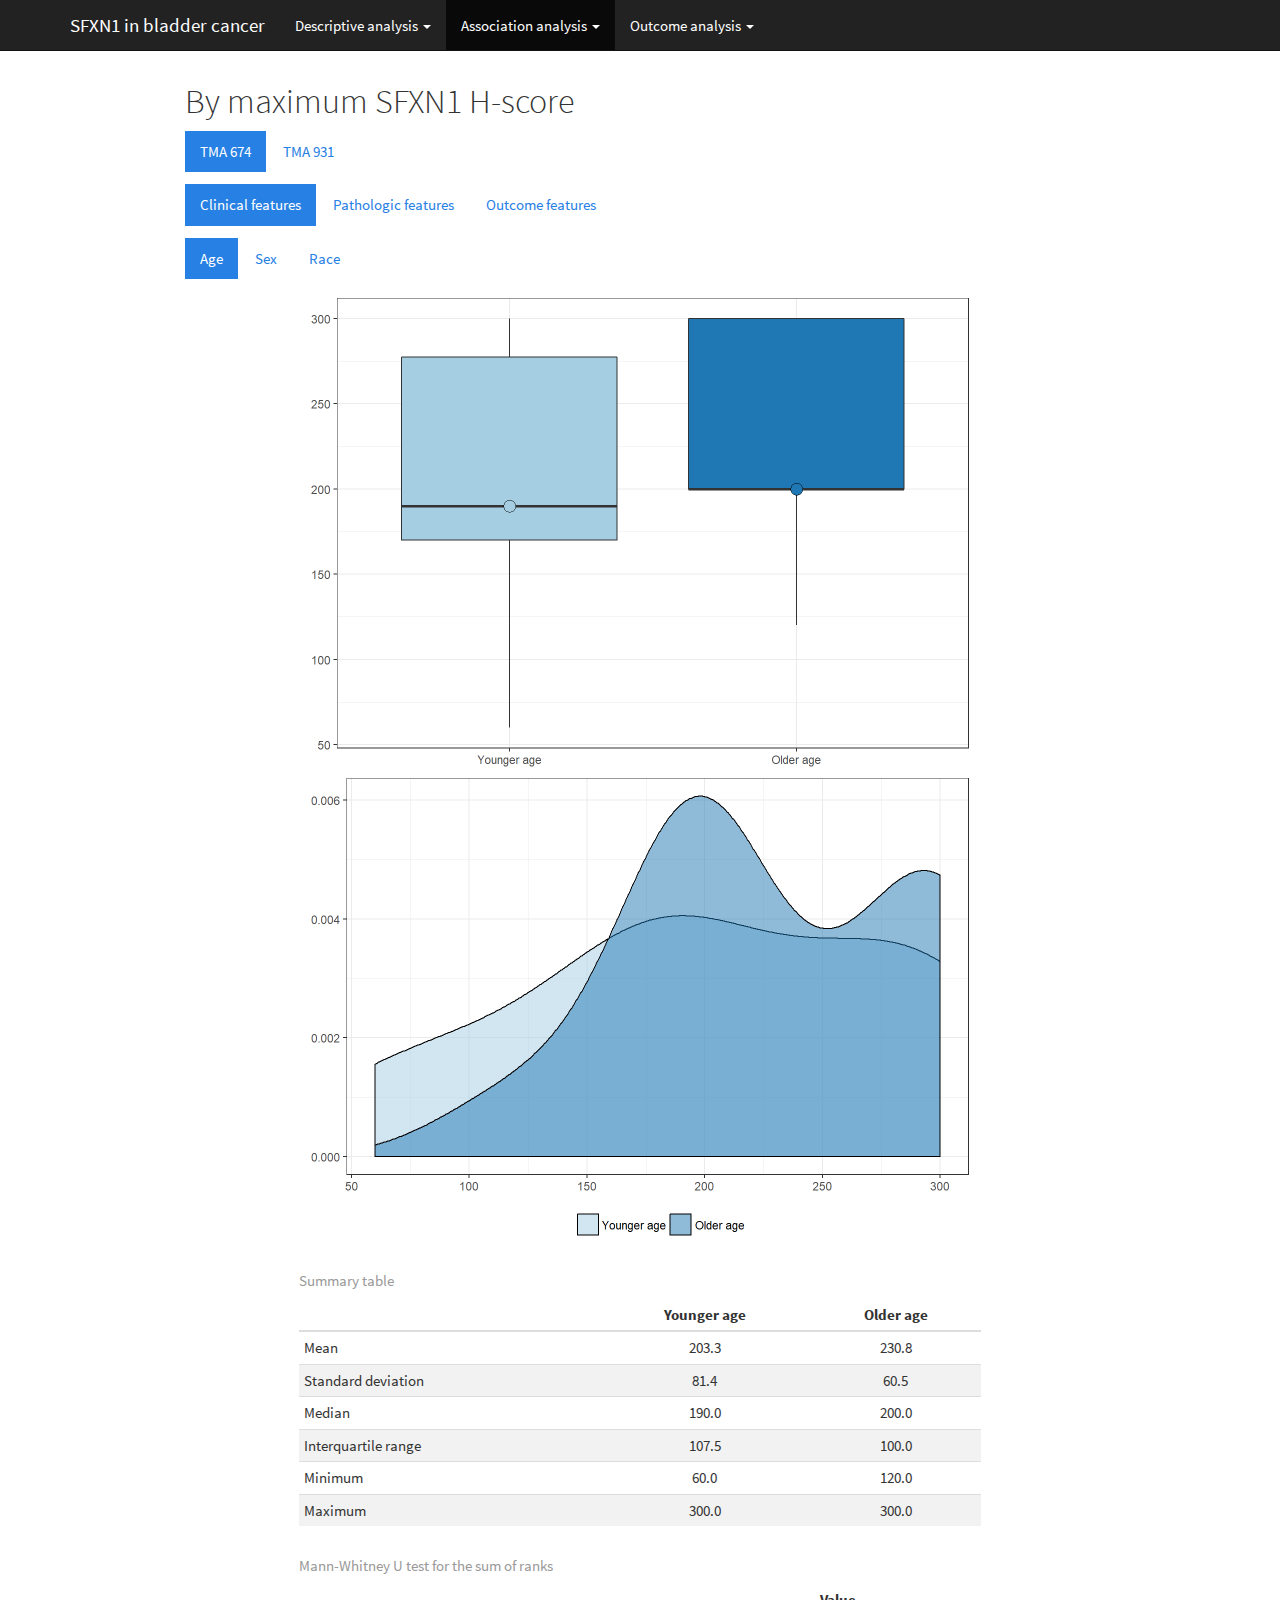
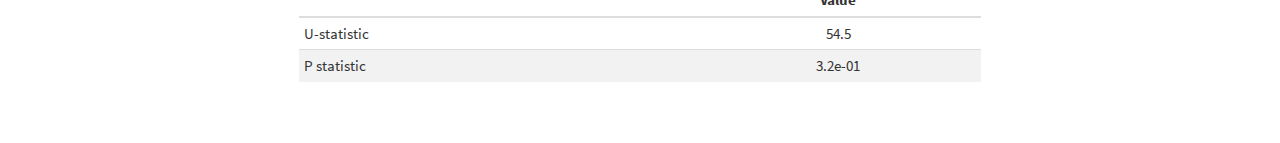
<file: association_h_max.html>
<!DOCTYPE html>

<html xmlns="http://www.w3.org/1999/xhtml">

<head>

<meta charset="utf-8" />
<meta http-equiv="Content-Type" content="text/html; charset=utf-8" />
<meta name="generator" content="pandoc" />




<title></title>

<script src="site_libs/jquery-1.11.3/jquery.min.js"></script>
<meta name="viewport" content="width=device-width, initial-scale=1" />
<link href="site_libs/bootstrap-3.3.5/css/cosmo.min.css" rel="stylesheet" />
<script src="site_libs/bootstrap-3.3.5/js/bootstrap.min.js"></script>
<script src="site_libs/bootstrap-3.3.5/shim/html5shiv.min.js"></script>
<script src="site_libs/bootstrap-3.3.5/shim/respond.min.js"></script>
<script src="site_libs/navigation-1.1/tabsets.js"></script>
<link href="site_libs/highlightjs-1.1/default.css" rel="stylesheet" />
<script src="site_libs/highlightjs-1.1/highlight.js"></script>

<style type="text/css">code{white-space: pre;}</style>
<style type="text/css">
  pre:not([class]) {
    background-color: white;
  }
</style>
<script type="text/javascript">
if (window.hljs && document.readyState && document.readyState === "complete") {
   window.setTimeout(function() {
      hljs.initHighlighting();
   }, 0);
}
</script>



<style type="text/css">
h1 {
  font-size: 34px;
}
h1.title {
  font-size: 38px;
}
h2 {
  font-size: 30px;
}
h3 {
  font-size: 24px;
}
h4 {
  font-size: 18px;
}
h5 {
  font-size: 16px;
}
h6 {
  font-size: 12px;
}
.table th:not([align]) {
  text-align: left;
}
</style>

<link rel="stylesheet" href="style.css" type="text/css" />

</head>

<body>

<style type = "text/css">
.main-container {
  max-width: 940px;
  margin-left: auto;
  margin-right: auto;
}
code {
  color: inherit;
  background-color: rgba(0, 0, 0, 0.04);
}
img {
  max-width:100%;
  height: auto;
}
.tabbed-pane {
  padding-top: 12px;
}
button.code-folding-btn:focus {
  outline: none;
}
</style>


<style type="text/css">
/* padding for bootstrap navbar */
body {
  padding-top: 51px;
  padding-bottom: 40px;
}
/* offset scroll position for anchor links (for fixed navbar)  */
.section h1 {
  padding-top: 56px;
  margin-top: -56px;
}

.section h2 {
  padding-top: 56px;
  margin-top: -56px;
}
.section h3 {
  padding-top: 56px;
  margin-top: -56px;
}
.section h4 {
  padding-top: 56px;
  margin-top: -56px;
}
.section h5 {
  padding-top: 56px;
  margin-top: -56px;
}
.section h6 {
  padding-top: 56px;
  margin-top: -56px;
}
</style>

<script>
// manage active state of menu based on current page
$(document).ready(function () {
  // active menu anchor
  href = window.location.pathname
  href = href.substr(href.lastIndexOf('/') + 1)
  if (href === "")
    href = "index.html";
  var menuAnchor = $('a[href="' + href + '"]');

  // mark it active
  menuAnchor.parent().addClass('active');

  // if it's got a parent navbar menu mark it active as well
  menuAnchor.closest('li.dropdown').addClass('active');
});
</script>


<div class="container-fluid main-container">

<!-- tabsets -->
<script>
$(document).ready(function () {
  window.buildTabsets("TOC");
});
</script>

<!-- code folding -->






<div class="navbar navbar-default  navbar-fixed-top" role="navigation">
  <div class="container">
    <div class="navbar-header">
      <button type="button" class="navbar-toggle collapsed" data-toggle="collapse" data-target="#navbar">
        <span class="icon-bar"></span>
        <span class="icon-bar"></span>
        <span class="icon-bar"></span>
      </button>
      <a class="navbar-brand" href="index.html">SFXN1 in bladder cancer</a>
    </div>
    <div id="navbar" class="navbar-collapse collapse">
      <ul class="nav navbar-nav">
        <li class="dropdown">
  <a href="#" class="dropdown-toggle" data-toggle="dropdown" role="button" aria-expanded="false">
    Descriptive analysis
     
    <span class="caret"></span>
  </a>
  <ul class="dropdown-menu" role="menu">
    <li>
      <a href="descriptive_cpo.html">Clinicopathologic features</a>
    </li>
    <li>
      <a href="descriptive_marker.html">Marker expression features</a>
    </li>
  </ul>
</li>
<li class="dropdown">
  <a href="#" class="dropdown-toggle" data-toggle="dropdown" role="button" aria-expanded="false">
    Association analysis
     
    <span class="caret"></span>
  </a>
  <ul class="dropdown-menu" role="menu">
    <li>
      <a href="association_ext_med.html">By median extent</a>
    </li>
    <li>
      <a href="association_ext_max.html">By maximum extent</a>
    </li>
    <li>
      <a href="association_int_med.html">By median intensity</a>
    </li>
    <li>
      <a href="association_ext_max.html">By maximum intensity</a>
    </li>
    <li>
      <a href="association_h_med.html">By median H-score</a>
    </li>
    <li>
      <a href="association_h_max.html">By maximum H-score</a>
    </li>
  </ul>
</li>
<li class="dropdown">
  <a href="#" class="dropdown-toggle" data-toggle="dropdown" role="button" aria-expanded="false">
    Outcome analysis
     
    <span class="caret"></span>
  </a>
  <ul class="dropdown-menu" role="menu">
    <li>
      <a href="outcome_regression.html">Regression analysis</a>
    </li>
    <li>
      <a href="outcome_survival.html">Survival curves</a>
    </li>
  </ul>
</li>
      </ul>
      <ul class="nav navbar-nav navbar-right">
        
      </ul>
    </div><!--/.nav-collapse -->
  </div><!--/.container -->
</div><!--/.navbar -->

<div class="fluid-row" id="header">




</div>


<p> </p>
<div id="by-maximum-sfxn1-h-score" class="section level1 tabset tabset-pills tabset-fade">
<h1>By maximum SFXN1 H-score</h1>
<div id="tma-674" class="section level2 tabset tabset-pills tabset-fade">
<h2>TMA 674</h2>
<div id="clinical-features" class="section level3 tabset tabset-pills tabset-fade">
<h3>Clinical features</h3>
<div id="age" class="section level4">
<h4>Age</h4>
<p><img src="association_h_max_files/figure-html/age_group.DF_674-1.png" width="672" style="display: block; margin: auto;" /><img src="association_h_max_files/figure-html/age_group.DF_674-2.png" width="672" style="display: block; margin: auto;" /></p>
<table>
<caption>Summary table</caption>
<thead>
<tr class="header">
<th></th>
<th align="center">Younger age</th>
<th align="center">Older age</th>
</tr>
</thead>
<tbody>
<tr class="odd">
<td>Mean</td>
<td align="center">203.3</td>
<td align="center">230.8</td>
</tr>
<tr class="even">
<td>Standard deviation</td>
<td align="center">81.4</td>
<td align="center">60.5</td>
</tr>
<tr class="odd">
<td>Median</td>
<td align="center">190.0</td>
<td align="center">200.0</td>
</tr>
<tr class="even">
<td>Interquartile range</td>
<td align="center">107.5</td>
<td align="center">100.0</td>
</tr>
<tr class="odd">
<td>Minimum</td>
<td align="center">60.0</td>
<td align="center">120.0</td>
</tr>
<tr class="even">
<td>Maximum</td>
<td align="center">300.0</td>
<td align="center">300.0</td>
</tr>
</tbody>
</table>
<table>
<caption>Mann-Whitney U test for the sum of ranks</caption>
<thead>
<tr class="header">
<th></th>
<th align="center">Value</th>
</tr>
</thead>
<tbody>
<tr class="odd">
<td>U-statistic</td>
<td align="center">54.5</td>
</tr>
<tr class="even">
<td>P statistic</td>
<td align="center">3.2e-01</td>
</tr>
</tbody>
</table>
</div>
<div id="sex" class="section level4">
<h4>Sex</h4>
<p><img src="association_h_max_files/figure-html/sex.DF_674-1.png" width="672" style="display: block; margin: auto;" /><img src="association_h_max_files/figure-html/sex.DF_674-2.png" width="672" style="display: block; margin: auto;" /></p>
<table>
<caption>Summary table</caption>
<thead>
<tr class="header">
<th></th>
<th align="center">Female</th>
<th align="center">Male</th>
</tr>
</thead>
<tbody>
<tr class="odd">
<td>Mean</td>
<td align="center">278.3</td>
<td align="center">196.7</td>
</tr>
<tr class="even">
<td>Standard deviation</td>
<td align="center">40.2</td>
<td align="center">68.4</td>
</tr>
<tr class="odd">
<td>Median</td>
<td align="center">300.0</td>
<td align="center">200.0</td>
</tr>
<tr class="even">
<td>Interquartile range</td>
<td align="center">22.5</td>
<td align="center">50.0</td>
</tr>
<tr class="odd">
<td>Minimum</td>
<td align="center">200.0</td>
<td align="center">60.0</td>
</tr>
<tr class="even">
<td>Maximum</td>
<td align="center">300.0</td>
<td align="center">300.0</td>
</tr>
</tbody>
</table>
<table>
<caption>Mann-Whitney U test for the sum of ranks</caption>
<thead>
<tr class="header">
<th></th>
<th align="center">Value</th>
</tr>
</thead>
<tbody>
<tr class="odd">
<td>U-statistic</td>
<td align="center">91</td>
</tr>
<tr class="even">
<td>P statistic</td>
<td align="center">1.3e-02</td>
</tr>
</tbody>
</table>
</div>
<div id="race" class="section level4">
<h4>Race</h4>
<p><img src="association_h_max_files/figure-html/race.DF_674-1.png" width="672" style="display: block; margin: auto;" /><img src="association_h_max_files/figure-html/race.DF_674-2.png" width="672" style="display: block; margin: auto;" /></p>
<table>
<caption>Summary table</caption>
<thead>
<tr class="header">
<th></th>
<th align="center">African-American</th>
<th align="center">Caucasian</th>
</tr>
</thead>
<tbody>
<tr class="odd">
<td>Mean</td>
<td align="center">267.5</td>
<td align="center">207.0</td>
</tr>
<tr class="even">
<td>Standard deviation</td>
<td align="center">47.2</td>
<td align="center">72.1</td>
</tr>
<tr class="odd">
<td>Median</td>
<td align="center">285.0</td>
<td align="center">200.0</td>
</tr>
<tr class="even">
<td>Interquartile range</td>
<td align="center">47.5</td>
<td align="center">97.5</td>
</tr>
<tr class="odd">
<td>Minimum</td>
<td align="center">200.0</td>
<td align="center">60.0</td>
</tr>
<tr class="even">
<td>Maximum</td>
<td align="center">300.0</td>
<td align="center">300.0</td>
</tr>
</tbody>
</table>
<table>
<caption>Mann-Whitney U test for the sum of ranks</caption>
<thead>
<tr class="header">
<th></th>
<th align="center">Value</th>
</tr>
</thead>
<tbody>
<tr class="odd">
<td>U-statistic</td>
<td align="center">60</td>
</tr>
<tr class="even">
<td>P statistic</td>
<td align="center">1.2e-01</td>
</tr>
</tbody>
</table>
</div>
</div>
<div id="pathologic-features" class="section level3 tabset tabset-pills tabset-fade">
<h3>Pathologic features</h3>
<div id="pathologic-stage" class="section level4">
<h4>Pathologic stage</h4>
<p><img src="association_h_max_files/figure-html/stage_pt.DF_674-1.png" width="672" style="display: block; margin: auto;" /><img src="association_h_max_files/figure-html/stage_pt.DF_674-2.png" width="672" style="display: block; margin: auto;" /></p>
<table>
<caption>Summary table</caption>
<thead>
<tr class="header">
<th></th>
<th align="center">pT1</th>
<th align="center">pT2</th>
<th align="center">pT3</th>
<th align="center">pT4</th>
</tr>
</thead>
<tbody>
<tr class="odd">
<td>Mean</td>
<td align="center">242.5</td>
<td align="center">253.8</td>
<td align="center">176.7</td>
<td align="center">206.7</td>
</tr>
<tr class="even">
<td>Standard deviation</td>
<td align="center">50.6</td>
<td align="center">56.8</td>
<td align="center">73.1</td>
<td align="center">90.2</td>
</tr>
<tr class="odd">
<td>Median</td>
<td align="center">235.0</td>
<td align="center">285.0</td>
<td align="center">180.0</td>
<td align="center">200.0</td>
</tr>
<tr class="even">
<td>Interquartile range</td>
<td align="center">77.5</td>
<td align="center">105.0</td>
<td align="center">60.0</td>
<td align="center">90.0</td>
</tr>
<tr class="odd">
<td>Minimum</td>
<td align="center">200.0</td>
<td align="center">180.0</td>
<td align="center">60.0</td>
<td align="center">120.0</td>
</tr>
<tr class="even">
<td>Maximum</td>
<td align="center">300.0</td>
<td align="center">300.0</td>
<td align="center">300.0</td>
<td align="center">300.0</td>
</tr>
</tbody>
</table>
<table>
<caption>Kruskal-Wallis rank sum test</caption>
<thead>
<tr class="header">
<th></th>
<th align="center">Value</th>
</tr>
</thead>
<tbody>
<tr class="odd">
<td>Statistic</td>
<td align="center">4.849</td>
</tr>
<tr class="even">
<td>Parameter</td>
<td align="center">3</td>
</tr>
<tr class="odd">
<td>P statistic</td>
<td align="center">0.18</td>
</tr>
</tbody>
</table>
</div>
<div id="clinical-stage" class="section level4">
<h4>Clinical stage</h4>
<p><img src="association_h_max_files/figure-html/stage_clinical.DF_674-1.png" width="672" style="display: block; margin: auto;" /><img src="association_h_max_files/figure-html/stage_clinical.DF_674-2.png" width="672" style="display: block; margin: auto;" /></p>
<table>
<caption>Summary table</caption>
<thead>
<tr class="header">
<th></th>
<th align="center">I</th>
<th align="center">II</th>
<th align="center">III</th>
<th align="center">IV</th>
</tr>
</thead>
<tbody>
<tr class="odd">
<td>Mean</td>
<td align="center">242.5</td>
<td align="center">262.5</td>
<td align="center">176.2</td>
<td align="center">222.5</td>
</tr>
<tr class="even">
<td>Standard deviation</td>
<td align="center">50.6</td>
<td align="center">56.8</td>
<td align="center">78.2</td>
<td align="center">68.8</td>
</tr>
<tr class="odd">
<td>Median</td>
<td align="center">235.0</td>
<td align="center">285.0</td>
<td align="center">190.0</td>
<td align="center">200.0</td>
</tr>
<tr class="even">
<td>Interquartile range</td>
<td align="center">77.5</td>
<td align="center">52.5</td>
<td align="center">82.5</td>
<td align="center">120.0</td>
</tr>
<tr class="odd">
<td>Minimum</td>
<td align="center">200.0</td>
<td align="center">180.0</td>
<td align="center">60.0</td>
<td align="center">120.0</td>
</tr>
<tr class="even">
<td>Maximum</td>
<td align="center">300.0</td>
<td align="center">300.0</td>
<td align="center">300.0</td>
<td align="center">300.0</td>
</tr>
</tbody>
</table>
<table>
<caption>Kruskal-Wallis rank sum test</caption>
<thead>
<tr class="header">
<th></th>
<th align="center">Value</th>
</tr>
</thead>
<tbody>
<tr class="odd">
<td>Statistic</td>
<td align="center">3.743</td>
</tr>
<tr class="even">
<td>Parameter</td>
<td align="center">3</td>
</tr>
<tr class="odd">
<td>P statistic</td>
<td align="center">0.29</td>
</tr>
</tbody>
</table>
</div>
<div id="adjacent-cis" class="section level4">
<h4>Adjacent CIS</h4>
<p><img src="association_h_max_files/figure-html/CIS.DF_674-1.png" width="672" style="display: block; margin: auto;" /><img src="association_h_max_files/figure-html/CIS.DF_674-2.png" width="672" style="display: block; margin: auto;" /></p>
<table>
<caption>Summary table</caption>
<thead>
<tr class="header">
<th></th>
<th align="center">No</th>
<th align="center">Yes</th>
</tr>
</thead>
<tbody>
<tr class="odd">
<td>Mean</td>
<td align="center">207.9</td>
<td align="center">230</td>
</tr>
<tr class="even">
<td>Standard deviation</td>
<td align="center">84.7</td>
<td align="center">49</td>
</tr>
<tr class="odd">
<td>Median</td>
<td align="center">200.0</td>
<td align="center">200</td>
</tr>
<tr class="even">
<td>Interquartile range</td>
<td align="center">150.0</td>
<td align="center">70</td>
</tr>
<tr class="odd">
<td>Minimum</td>
<td align="center">60.0</td>
<td align="center">180</td>
</tr>
<tr class="even">
<td>Maximum</td>
<td align="center">300.0</td>
<td align="center">300</td>
</tr>
</tbody>
</table>
<table>
<caption>Mann-Whitney U test for the sum of ranks</caption>
<thead>
<tr class="header">
<th></th>
<th align="center">Value</th>
</tr>
</thead>
<tbody>
<tr class="odd">
<td>U-statistic</td>
<td align="center">61</td>
</tr>
<tr class="even">
<td>P statistic</td>
<td align="center">6.1e-01</td>
</tr>
</tbody>
</table>
</div>
<div id="lymphovascular-invasion" class="section level4">
<h4>Lymphovascular invasion</h4>
<p><img src="association_h_max_files/figure-html/lvi.DF_674-1.png" width="672" style="display: block; margin: auto;" /><img src="association_h_max_files/figure-html/lvi.DF_674-2.png" width="672" style="display: block; margin: auto;" /></p>
<table>
<caption>Summary table</caption>
<thead>
<tr class="header">
<th></th>
<th align="center">No</th>
<th align="center">Yes</th>
</tr>
</thead>
<tbody>
<tr class="odd">
<td>Mean</td>
<td align="center">215.9</td>
<td align="center">220.0</td>
</tr>
<tr class="even">
<td>Standard deviation</td>
<td align="center">75.8</td>
<td align="center">65.3</td>
</tr>
<tr class="odd">
<td>Median</td>
<td align="center">200.0</td>
<td align="center">200.0</td>
</tr>
<tr class="even">
<td>Interquartile range</td>
<td align="center">120.0</td>
<td align="center">80.0</td>
</tr>
<tr class="odd">
<td>Minimum</td>
<td align="center">60.0</td>
<td align="center">120.0</td>
</tr>
<tr class="even">
<td>Maximum</td>
<td align="center">300.0</td>
<td align="center">300.0</td>
</tr>
</tbody>
</table>
<table>
<caption>Mann-Whitney U test for the sum of ranks</caption>
<thead>
<tr class="header">
<th></th>
<th align="center">Value</th>
</tr>
</thead>
<tbody>
<tr class="odd">
<td>U-statistic</td>
<td align="center">57.5</td>
</tr>
<tr class="even">
<td>P statistic</td>
<td align="center">9.2e-01</td>
</tr>
</tbody>
</table>
</div>
<div id="lymph-node-metastasis" class="section level4">
<h4>Lymph node metastasis</h4>
<p><img src="association_h_max_files/figure-html/metastasis_lymph.DF_674-1.png" width="672" style="display: block; margin: auto;" /><img src="association_h_max_files/figure-html/metastasis_lymph.DF_674-2.png" width="672" style="display: block; margin: auto;" /></p>
<table>
<caption>Summary table</caption>
<thead>
<tr class="header">
<th></th>
<th align="center">No</th>
<th align="center">Yes</th>
</tr>
</thead>
<tbody>
<tr class="odd">
<td>Mean</td>
<td align="center">203.3</td>
<td align="center">226.7</td>
</tr>
<tr class="even">
<td>Standard deviation</td>
<td align="center">77.3</td>
<td align="center">57.5</td>
</tr>
<tr class="odd">
<td>Median</td>
<td align="center">200.0</td>
<td align="center">200.0</td>
</tr>
<tr class="even">
<td>Interquartile range</td>
<td align="center">110.0</td>
<td align="center">90.0</td>
</tr>
<tr class="odd">
<td>Minimum</td>
<td align="center">60.0</td>
<td align="center">180.0</td>
</tr>
<tr class="even">
<td>Maximum</td>
<td align="center">300.0</td>
<td align="center">300.0</td>
</tr>
</tbody>
</table>
<table>
<caption>Mann-Whitney U test for the sum of ranks</caption>
<thead>
<tr class="header">
<th></th>
<th align="center">Value</th>
</tr>
</thead>
<tbody>
<tr class="odd">
<td>U-statistic</td>
<td align="center">38</td>
</tr>
<tr class="even">
<td>P statistic</td>
<td align="center">6.1e-01</td>
</tr>
</tbody>
</table>
</div>
</div>
<div id="outcome-features" class="section level3 tabset tabset-pills tabset-fade">
<h3>Outcome features</h3>
<div id="tumor-progression" class="section level4">
<h4>Tumor progression</h4>
<p><img src="association_h_max_files/figure-html/progression.DF_674-1.png" width="672" style="display: block; margin: auto;" /><img src="association_h_max_files/figure-html/progression.DF_674-2.png" width="672" style="display: block; margin: auto;" /></p>
<table>
<caption>Summary table</caption>
<thead>
<tr class="header">
<th></th>
<th align="center">No tumor progression</th>
<th align="center">Tumor progression</th>
</tr>
</thead>
<tbody>
<tr class="odd">
<td>Mean</td>
<td align="center">238.6</td>
<td align="center">190</td>
</tr>
<tr class="even">
<td>Standard deviation</td>
<td align="center">77.6</td>
<td align="center">72</td>
</tr>
<tr class="odd">
<td>Median</td>
<td align="center">270.0</td>
<td align="center">200</td>
</tr>
<tr class="even">
<td>Interquartile range</td>
<td align="center">110.0</td>
<td align="center">20</td>
</tr>
<tr class="odd">
<td>Minimum</td>
<td align="center">120.0</td>
<td align="center">60</td>
</tr>
<tr class="even">
<td>Maximum</td>
<td align="center">300.0</td>
<td align="center">300</td>
</tr>
</tbody>
</table>
<table>
<caption>Mann-Whitney U test for the sum of ranks</caption>
<thead>
<tr class="header">
<th></th>
<th align="center">Value</th>
</tr>
</thead>
<tbody>
<tr class="odd">
<td>U-statistic</td>
<td align="center">52</td>
</tr>
<tr class="even">
<td>P statistic</td>
<td align="center">2.3e-01</td>
</tr>
</tbody>
</table>
</div>
<div id="visceral-metastasis" class="section level4">
<h4>Visceral metastasis</h4>
<p><img src="association_h_max_files/figure-html/metastasis_visceral.DF_674-1.png" width="672" style="display: block; margin: auto;" /><img src="association_h_max_files/figure-html/metastasis_visceral.DF_674-2.png" width="672" style="display: block; margin: auto;" /></p>
<table>
<caption>Summary table</caption>
<thead>
<tr class="header">
<th></th>
<th align="center">No</th>
<th align="center">Yes</th>
</tr>
</thead>
<tbody>
<tr class="odd">
<td>Mean</td>
<td align="center">237.1</td>
<td align="center">192.9</td>
</tr>
<tr class="even">
<td>Standard deviation</td>
<td align="center">63.5</td>
<td align="center">61.3</td>
</tr>
<tr class="odd">
<td>Median</td>
<td align="center">255.0</td>
<td align="center">200.0</td>
</tr>
<tr class="even">
<td>Interquartile range</td>
<td align="center">100.0</td>
<td align="center">20.0</td>
</tr>
<tr class="odd">
<td>Minimum</td>
<td align="center">120.0</td>
<td align="center">90.0</td>
</tr>
<tr class="even">
<td>Maximum</td>
<td align="center">300.0</td>
<td align="center">300.0</td>
</tr>
</tbody>
</table>
<table>
<caption>Mann-Whitney U test for the sum of ranks</caption>
<thead>
<tr class="header">
<th></th>
<th align="center">Value</th>
</tr>
</thead>
<tbody>
<tr class="odd">
<td>U-statistic</td>
<td align="center">68</td>
</tr>
<tr class="even">
<td>P statistic</td>
<td align="center">1.6e-01</td>
</tr>
</tbody>
</table>
</div>
<div id="overall-mortality" class="section level4">
<h4>Overall mortality</h4>
<p><img src="association_h_max_files/figure-html/dead.DF_674-1.png" width="672" style="display: block; margin: auto;" /><img src="association_h_max_files/figure-html/dead.DF_674-2.png" width="672" style="display: block; margin: auto;" /></p>
<table>
<caption>Summary table</caption>
<thead>
<tr class="header">
<th></th>
<th align="center">ANOD+AWD</th>
<th align="center">DOC+DOD</th>
</tr>
</thead>
<tbody>
<tr class="odd">
<td>Mean</td>
<td align="center">186.7</td>
<td align="center">221.4</td>
</tr>
<tr class="even">
<td>Standard deviation</td>
<td align="center">98.7</td>
<td align="center">68.9</td>
</tr>
<tr class="odd">
<td>Median</td>
<td align="center">140.0</td>
<td align="center">200.0</td>
</tr>
<tr class="even">
<td>Interquartile range</td>
<td align="center">90.0</td>
<td align="center">120.0</td>
</tr>
<tr class="odd">
<td>Minimum</td>
<td align="center">120.0</td>
<td align="center">60.0</td>
</tr>
<tr class="even">
<td>Maximum</td>
<td align="center">300.0</td>
<td align="center">300.0</td>
</tr>
</tbody>
</table>
<table>
<caption>Mann-Whitney U test for the sum of ranks</caption>
<thead>
<tr class="header">
<th></th>
<th align="center">Value</th>
</tr>
</thead>
<tbody>
<tr class="odd">
<td>U-statistic</td>
<td align="center">22</td>
</tr>
<tr class="even">
<td>P statistic</td>
<td align="center">4.2e-01</td>
</tr>
</tbody>
</table>
</div>
<div id="cancer-related-mortality" class="section level4">
<h4>Cancer-related mortality</h4>
<p><img src="association_h_max_files/figure-html/dod.DF_674-1.png" width="672" style="display: block; margin: auto;" /><img src="association_h_max_files/figure-html/dod.DF_674-2.png" width="672" style="display: block; margin: auto;" /></p>
<table>
<caption>Summary table</caption>
<thead>
<tr class="header">
<th></th>
<th align="center">ANOD+AWD+DOC</th>
<th align="center">DOD</th>
</tr>
</thead>
<tbody>
<tr class="odd">
<td>Mean</td>
<td align="center">238.6</td>
<td align="center">190</td>
</tr>
<tr class="even">
<td>Standard deviation</td>
<td align="center">77.6</td>
<td align="center">72</td>
</tr>
<tr class="odd">
<td>Median</td>
<td align="center">270.0</td>
<td align="center">200</td>
</tr>
<tr class="even">
<td>Interquartile range</td>
<td align="center">110.0</td>
<td align="center">20</td>
</tr>
<tr class="odd">
<td>Minimum</td>
<td align="center">120.0</td>
<td align="center">60</td>
</tr>
<tr class="even">
<td>Maximum</td>
<td align="center">300.0</td>
<td align="center">300</td>
</tr>
</tbody>
</table>
<table>
<caption>Mann-Whitney U test for the sum of ranks</caption>
<thead>
<tr class="header">
<th></th>
<th align="center">Value</th>
</tr>
</thead>
<tbody>
<tr class="odd">
<td>U-statistic</td>
<td align="center">52</td>
</tr>
<tr class="even">
<td>P statistic</td>
<td align="center">2.3e-01</td>
</tr>
</tbody>
</table>
</div>
</div>
</div>
<div id="tma-931" class="section level2 tabset tabset-pills tabset-fade">
<h2>TMA 931</h2>
<div id="clinical-features-1" class="section level3 tabset tabset-pills tabset-fade">
<h3>Clinical features</h3>
<div id="age-1" class="section level4">
<h4>Age</h4>
<p><img src="association_h_max_files/figure-html/age_group.DF_931-1.png" width="672" style="display: block; margin: auto;" /><img src="association_h_max_files/figure-html/age_group.DF_931-2.png" width="672" style="display: block; margin: auto;" /></p>
<table>
<caption>Summary table</caption>
<thead>
<tr class="header">
<th></th>
<th align="center">Younger age</th>
<th align="center">Older age</th>
</tr>
</thead>
<tbody>
<tr class="odd">
<td>Mean</td>
<td align="center">71.1</td>
<td align="center">105.6</td>
</tr>
<tr class="even">
<td>Standard deviation</td>
<td align="center">43.7</td>
<td align="center">87.4</td>
</tr>
<tr class="odd">
<td>Median</td>
<td align="center">80.0</td>
<td align="center">70.0</td>
</tr>
<tr class="even">
<td>Interquartile range</td>
<td align="center">40.0</td>
<td align="center">125.0</td>
</tr>
<tr class="odd">
<td>Minimum</td>
<td align="center">20.0</td>
<td align="center">10.0</td>
</tr>
<tr class="even">
<td>Maximum</td>
<td align="center">160.0</td>
<td align="center">270.0</td>
</tr>
</tbody>
</table>
<table>
<caption>Mann-Whitney U test for the sum of ranks</caption>
<thead>
<tr class="header">
<th></th>
<th align="center">Value</th>
</tr>
</thead>
<tbody>
<tr class="odd">
<td>U-statistic</td>
<td align="center">64.5</td>
</tr>
<tr class="even">
<td>P statistic</td>
<td align="center">6.9e-01</td>
</tr>
</tbody>
</table>
</div>
<div id="sex-1" class="section level4">
<h4>Sex</h4>
<p><img src="association_h_max_files/figure-html/sex.DF_931-1.png" width="672" style="display: block; margin: auto;" /><img src="association_h_max_files/figure-html/sex.DF_931-2.png" width="672" style="display: block; margin: auto;" /></p>
<table>
<caption>Summary table</caption>
<thead>
<tr class="header">
<th></th>
<th align="center">Female</th>
<th align="center">Male</th>
</tr>
</thead>
<tbody>
<tr class="odd">
<td>Mean</td>
<td align="center">54.0</td>
<td align="center">103.0</td>
</tr>
<tr class="even">
<td>Standard deviation</td>
<td align="center">62.3</td>
<td align="center">76.6</td>
</tr>
<tr class="odd">
<td>Median</td>
<td align="center">20.0</td>
<td align="center">80.0</td>
</tr>
<tr class="even">
<td>Interquartile range</td>
<td align="center">40.0</td>
<td align="center">112.5</td>
</tr>
<tr class="odd">
<td>Minimum</td>
<td align="center">10.0</td>
<td align="center">10.0</td>
</tr>
<tr class="even">
<td>Maximum</td>
<td align="center">160.0</td>
<td align="center">270.0</td>
</tr>
</tbody>
</table>
<table>
<caption>Mann-Whitney U test for the sum of ranks</caption>
<thead>
<tr class="header">
<th></th>
<th align="center">Value</th>
</tr>
</thead>
<tbody>
<tr class="odd">
<td>U-statistic</td>
<td align="center">26.5</td>
</tr>
<tr class="even">
<td>P statistic</td>
<td align="center">1.2e-01</td>
</tr>
</tbody>
</table>
</div>
</div>
<div id="pathologic-features-1" class="section level3 tabset tabset-pills tabset-fade">
<h3>Pathologic features</h3>
<div id="pathologic-stage-1" class="section level4">
<h4>Pathologic stage</h4>
<p><img src="association_h_max_files/figure-html/stage_pt.DF_931-1.png" width="672" style="display: block; margin: auto;" /><img src="association_h_max_files/figure-html/stage_pt.DF_931-2.png" width="672" style="display: block; margin: auto;" /></p>
<table>
<caption>Summary table</caption>
<thead>
<tr class="header">
<th></th>
<th align="center">pTa/pTis</th>
<th align="center">pT1</th>
<th align="center">pT2</th>
</tr>
</thead>
<tbody>
<tr class="odd">
<td>Mean</td>
<td align="center">16.7</td>
<td align="center">92.1</td>
<td align="center">176.7</td>
</tr>
<tr class="even">
<td>Standard deviation</td>
<td align="center">5.8</td>
<td align="center">66.7</td>
<td align="center">95.0</td>
</tr>
<tr class="odd">
<td>Median</td>
<td align="center">20.0</td>
<td align="center">70.0</td>
<td align="center">180.0</td>
</tr>
<tr class="even">
<td>Interquartile range</td>
<td align="center">5.0</td>
<td align="center">105.0</td>
<td align="center">95.0</td>
</tr>
<tr class="odd">
<td>Minimum</td>
<td align="center">10.0</td>
<td align="center">10.0</td>
<td align="center">80.0</td>
</tr>
<tr class="even">
<td>Maximum</td>
<td align="center">20.0</td>
<td align="center">270.0</td>
<td align="center">270.0</td>
</tr>
</tbody>
</table>
<table>
<caption>Kruskal-Wallis rank sum test</caption>
<thead>
<tr class="header">
<th></th>
<th align="center">Value</th>
</tr>
</thead>
<tbody>
<tr class="odd">
<td>Statistic</td>
<td align="center">8.516</td>
</tr>
<tr class="even">
<td>Parameter</td>
<td align="center">2</td>
</tr>
<tr class="odd">
<td>P statistic</td>
<td align="center">0.014</td>
</tr>
</tbody>
</table>
</div>
</div>
<div id="outcome-features-1" class="section level3 tabset tabset-pills tabset-fade">
<h3>Outcome features</h3>
<div id="tumor-recurrence" class="section level4">
<h4>Tumor recurrence</h4>
<p><img src="association_h_max_files/figure-html/recurrence.DF_931-1.png" width="672" style="display: block; margin: auto;" /><img src="association_h_max_files/figure-html/recurrence.DF_931-2.png" width="672" style="display: block; margin: auto;" /></p>
<table>
<caption>Summary table</caption>
<thead>
<tr class="header">
<th></th>
<th align="center">No tumor recurrence</th>
<th align="center">Tumor recurrence</th>
</tr>
</thead>
<tbody>
<tr class="odd">
<td>Mean</td>
<td align="center">116.4</td>
<td align="center">75.0</td>
</tr>
<tr class="even">
<td>Standard deviation</td>
<td align="center">77.4</td>
<td align="center">71.4</td>
</tr>
<tr class="odd">
<td>Median</td>
<td align="center">100.0</td>
<td align="center">55.0</td>
</tr>
<tr class="even">
<td>Interquartile range</td>
<td align="center">90.0</td>
<td align="center">55.0</td>
</tr>
<tr class="odd">
<td>Minimum</td>
<td align="center">10.0</td>
<td align="center">10.0</td>
</tr>
<tr class="even">
<td>Maximum</td>
<td align="center">270.0</td>
<td align="center">270.0</td>
</tr>
</tbody>
</table>
<table>
<caption>Mann-Whitney U test for the sum of ranks</caption>
<thead>
<tr class="header">
<th></th>
<th align="center">Value</th>
</tr>
</thead>
<tbody>
<tr class="odd">
<td>U-statistic</td>
<td align="center">106</td>
</tr>
<tr class="even">
<td>P statistic</td>
<td align="center">1.2e-01</td>
</tr>
</tbody>
</table>
</div>
<div id="tumor-progression-1" class="section level4">
<h4>Tumor progression</h4>
<p><img src="association_h_max_files/figure-html/progression.DF_931-1.png" width="672" style="display: block; margin: auto;" /><img src="association_h_max_files/figure-html/progression.DF_931-2.png" width="672" style="display: block; margin: auto;" /></p>
<table>
<caption>Summary table</caption>
<thead>
<tr class="header">
<th></th>
<th align="center">No tumor progression</th>
<th align="center">Tumor progression</th>
</tr>
</thead>
<tbody>
<tr class="odd">
<td>Mean</td>
<td align="center">92.7</td>
<td align="center">96.7</td>
</tr>
<tr class="even">
<td>Standard deviation</td>
<td align="center">77.5</td>
<td align="center">72.3</td>
</tr>
<tr class="odd">
<td>Median</td>
<td align="center">75.0</td>
<td align="center">60.0</td>
</tr>
<tr class="even">
<td>Interquartile range</td>
<td align="center">130.0</td>
<td align="center">65.0</td>
</tr>
<tr class="odd">
<td>Minimum</td>
<td align="center">10.0</td>
<td align="center">50.0</td>
</tr>
<tr class="even">
<td>Maximum</td>
<td align="center">270.0</td>
<td align="center">180.0</td>
</tr>
</tbody>
</table>
<table>
<caption>Mann-Whitney U test for the sum of ranks</caption>
<thead>
<tr class="header">
<th></th>
<th align="center">Value</th>
</tr>
</thead>
<tbody>
<tr class="odd">
<td>U-statistic</td>
<td align="center">29.5</td>
</tr>
<tr class="even">
<td>P statistic</td>
<td align="center">8e-01</td>
</tr>
</tbody>
</table>
</div>
<div id="overall-mortality-1" class="section level4">
<h4>Overall mortality</h4>
<p><img src="association_h_max_files/figure-html/dead.DF_931-1.png" width="672" style="display: block; margin: auto;" /><img src="association_h_max_files/figure-html/dead.DF_931-2.png" width="672" style="display: block; margin: auto;" /></p>
<table>
<caption>Summary table</caption>
<thead>
<tr class="header">
<th></th>
<th align="center">ANOD+AWD</th>
<th align="center">DOC+DOD</th>
</tr>
</thead>
<tbody>
<tr class="odd">
<td>Mean</td>
<td align="center">88.9</td>
<td align="center">106.7</td>
</tr>
<tr class="even">
<td>Standard deviation</td>
<td align="center">69.6</td>
<td align="center">98.1</td>
</tr>
<tr class="odd">
<td>Median</td>
<td align="center">80.0</td>
<td align="center">65.0</td>
</tr>
<tr class="even">
<td>Interquartile range</td>
<td align="center">120.0</td>
<td align="center">100.0</td>
</tr>
<tr class="odd">
<td>Minimum</td>
<td align="center">10.0</td>
<td align="center">10.0</td>
</tr>
<tr class="even">
<td>Maximum</td>
<td align="center">270.0</td>
<td align="center">270.0</td>
</tr>
</tbody>
</table>
<table>
<caption>Mann-Whitney U test for the sum of ranks</caption>
<thead>
<tr class="header">
<th></th>
<th align="center">Value</th>
</tr>
</thead>
<tbody>
<tr class="odd">
<td>U-statistic</td>
<td align="center">54</td>
</tr>
<tr class="even">
<td>P statistic</td>
<td align="center">8.7e-01</td>
</tr>
</tbody>
</table>
</div>
</div>
</div>
</div>




</div>

<script>

// add bootstrap table styles to pandoc tables
function bootstrapStylePandocTables() {
  $('tr.header').parent('thead').parent('table').addClass('table table-condensed');
}
$(document).ready(function () {
  bootstrapStylePandocTables();
});


</script>

<!-- dynamically load mathjax for compatibility with self-contained -->
<script>
  (function () {
    var script = document.createElement("script");
    script.type = "text/javascript";
    script.src  = "https://mathjax.rstudio.com/latest/MathJax.js?config=TeX-AMS-MML_HTMLorMML";
    document.getElementsByTagName("head")[0].appendChild(script);
  })();
</script>

</body>
</html>
</file>
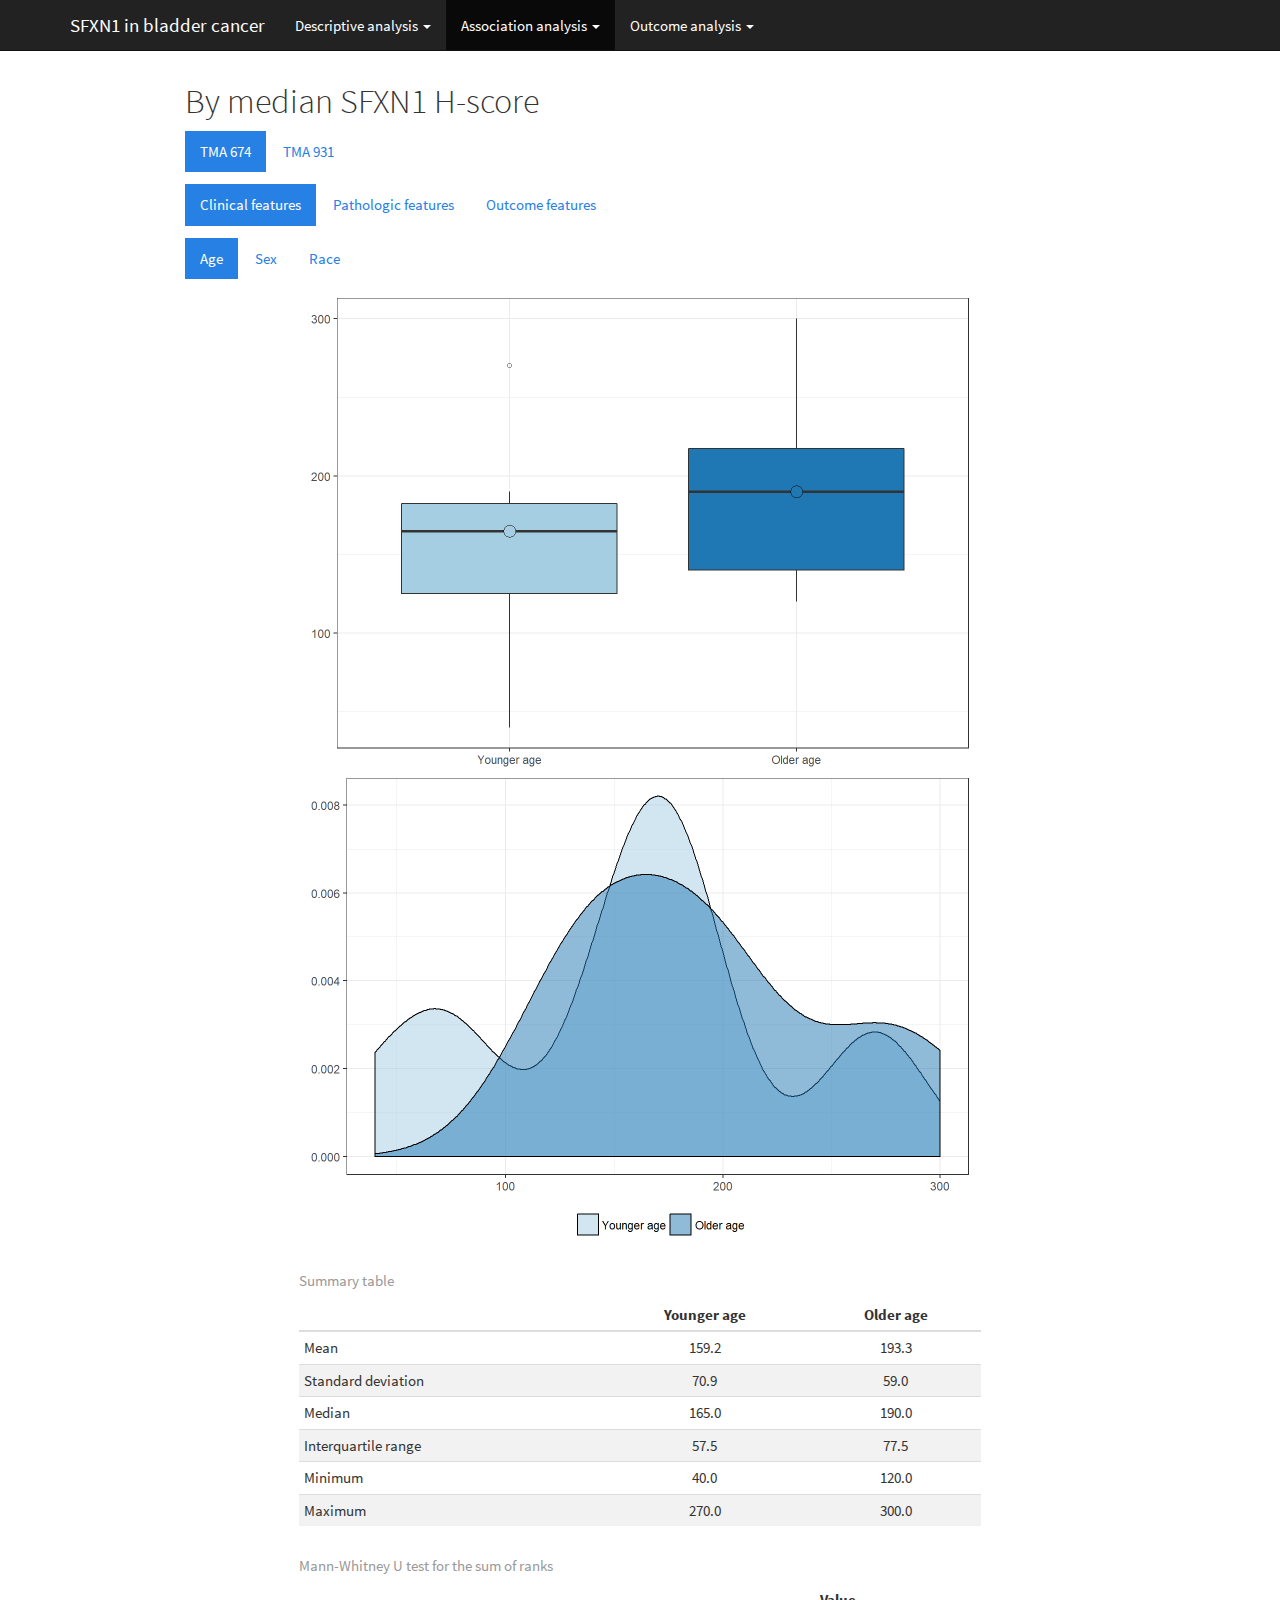
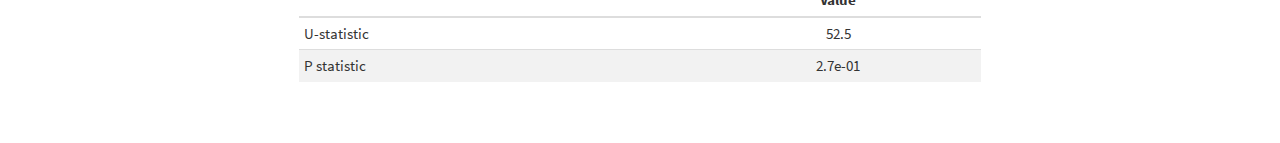
<file: association_h_med.html>
<!DOCTYPE html>

<html xmlns="http://www.w3.org/1999/xhtml">

<head>

<meta charset="utf-8" />
<meta http-equiv="Content-Type" content="text/html; charset=utf-8" />
<meta name="generator" content="pandoc" />




<title></title>

<script src="site_libs/jquery-1.11.3/jquery.min.js"></script>
<meta name="viewport" content="width=device-width, initial-scale=1" />
<link href="site_libs/bootstrap-3.3.5/css/cosmo.min.css" rel="stylesheet" />
<script src="site_libs/bootstrap-3.3.5/js/bootstrap.min.js"></script>
<script src="site_libs/bootstrap-3.3.5/shim/html5shiv.min.js"></script>
<script src="site_libs/bootstrap-3.3.5/shim/respond.min.js"></script>
<script src="site_libs/navigation-1.1/tabsets.js"></script>
<link href="site_libs/highlightjs-1.1/default.css" rel="stylesheet" />
<script src="site_libs/highlightjs-1.1/highlight.js"></script>

<style type="text/css">code{white-space: pre;}</style>
<style type="text/css">
  pre:not([class]) {
    background-color: white;
  }
</style>
<script type="text/javascript">
if (window.hljs && document.readyState && document.readyState === "complete") {
   window.setTimeout(function() {
      hljs.initHighlighting();
   }, 0);
}
</script>



<style type="text/css">
h1 {
  font-size: 34px;
}
h1.title {
  font-size: 38px;
}
h2 {
  font-size: 30px;
}
h3 {
  font-size: 24px;
}
h4 {
  font-size: 18px;
}
h5 {
  font-size: 16px;
}
h6 {
  font-size: 12px;
}
.table th:not([align]) {
  text-align: left;
}
</style>

<link rel="stylesheet" href="style.css" type="text/css" />

</head>

<body>

<style type = "text/css">
.main-container {
  max-width: 940px;
  margin-left: auto;
  margin-right: auto;
}
code {
  color: inherit;
  background-color: rgba(0, 0, 0, 0.04);
}
img {
  max-width:100%;
  height: auto;
}
.tabbed-pane {
  padding-top: 12px;
}
button.code-folding-btn:focus {
  outline: none;
}
</style>


<style type="text/css">
/* padding for bootstrap navbar */
body {
  padding-top: 51px;
  padding-bottom: 40px;
}
/* offset scroll position for anchor links (for fixed navbar)  */
.section h1 {
  padding-top: 56px;
  margin-top: -56px;
}

.section h2 {
  padding-top: 56px;
  margin-top: -56px;
}
.section h3 {
  padding-top: 56px;
  margin-top: -56px;
}
.section h4 {
  padding-top: 56px;
  margin-top: -56px;
}
.section h5 {
  padding-top: 56px;
  margin-top: -56px;
}
.section h6 {
  padding-top: 56px;
  margin-top: -56px;
}
</style>

<script>
// manage active state of menu based on current page
$(document).ready(function () {
  // active menu anchor
  href = window.location.pathname
  href = href.substr(href.lastIndexOf('/') + 1)
  if (href === "")
    href = "index.html";
  var menuAnchor = $('a[href="' + href + '"]');

  // mark it active
  menuAnchor.parent().addClass('active');

  // if it's got a parent navbar menu mark it active as well
  menuAnchor.closest('li.dropdown').addClass('active');
});
</script>


<div class="container-fluid main-container">

<!-- tabsets -->
<script>
$(document).ready(function () {
  window.buildTabsets("TOC");
});
</script>

<!-- code folding -->






<div class="navbar navbar-default  navbar-fixed-top" role="navigation">
  <div class="container">
    <div class="navbar-header">
      <button type="button" class="navbar-toggle collapsed" data-toggle="collapse" data-target="#navbar">
        <span class="icon-bar"></span>
        <span class="icon-bar"></span>
        <span class="icon-bar"></span>
      </button>
      <a class="navbar-brand" href="index.html">SFXN1 in bladder cancer</a>
    </div>
    <div id="navbar" class="navbar-collapse collapse">
      <ul class="nav navbar-nav">
        <li class="dropdown">
  <a href="#" class="dropdown-toggle" data-toggle="dropdown" role="button" aria-expanded="false">
    Descriptive analysis
     
    <span class="caret"></span>
  </a>
  <ul class="dropdown-menu" role="menu">
    <li>
      <a href="descriptive_cpo.html">Clinicopathologic features</a>
    </li>
    <li>
      <a href="descriptive_marker.html">Marker expression features</a>
    </li>
  </ul>
</li>
<li class="dropdown">
  <a href="#" class="dropdown-toggle" data-toggle="dropdown" role="button" aria-expanded="false">
    Association analysis
     
    <span class="caret"></span>
  </a>
  <ul class="dropdown-menu" role="menu">
    <li>
      <a href="association_ext_med.html">By median extent</a>
    </li>
    <li>
      <a href="association_ext_max.html">By maximum extent</a>
    </li>
    <li>
      <a href="association_int_med.html">By median intensity</a>
    </li>
    <li>
      <a href="association_ext_max.html">By maximum intensity</a>
    </li>
    <li>
      <a href="association_h_med.html">By median H-score</a>
    </li>
    <li>
      <a href="association_h_max.html">By maximum H-score</a>
    </li>
  </ul>
</li>
<li class="dropdown">
  <a href="#" class="dropdown-toggle" data-toggle="dropdown" role="button" aria-expanded="false">
    Outcome analysis
     
    <span class="caret"></span>
  </a>
  <ul class="dropdown-menu" role="menu">
    <li>
      <a href="outcome_regression.html">Regression analysis</a>
    </li>
    <li>
      <a href="outcome_survival.html">Survival curves</a>
    </li>
  </ul>
</li>
      </ul>
      <ul class="nav navbar-nav navbar-right">
        
      </ul>
    </div><!--/.nav-collapse -->
  </div><!--/.container -->
</div><!--/.navbar -->

<div class="fluid-row" id="header">




</div>


<p> </p>
<div id="by-median-sfxn1-h-score" class="section level1 tabset tabset-pills tabset-fade">
<h1>By median SFXN1 H-score</h1>
<div id="tma-674" class="section level2 tabset tabset-pills tabset-fade">
<h2>TMA 674</h2>
<div id="clinical-features" class="section level3 tabset tabset-pills tabset-fade">
<h3>Clinical features</h3>
<div id="age" class="section level4">
<h4>Age</h4>
<p><img src="association_h_med_files/figure-html/age_group.DF_674-1.png" width="672" style="display: block; margin: auto;" /><img src="association_h_med_files/figure-html/age_group.DF_674-2.png" width="672" style="display: block; margin: auto;" /></p>
<table>
<caption>Summary table</caption>
<thead>
<tr class="header">
<th></th>
<th align="center">Younger age</th>
<th align="center">Older age</th>
</tr>
</thead>
<tbody>
<tr class="odd">
<td>Mean</td>
<td align="center">159.2</td>
<td align="center">193.3</td>
</tr>
<tr class="even">
<td>Standard deviation</td>
<td align="center">70.9</td>
<td align="center">59.0</td>
</tr>
<tr class="odd">
<td>Median</td>
<td align="center">165.0</td>
<td align="center">190.0</td>
</tr>
<tr class="even">
<td>Interquartile range</td>
<td align="center">57.5</td>
<td align="center">77.5</td>
</tr>
<tr class="odd">
<td>Minimum</td>
<td align="center">40.0</td>
<td align="center">120.0</td>
</tr>
<tr class="even">
<td>Maximum</td>
<td align="center">270.0</td>
<td align="center">300.0</td>
</tr>
</tbody>
</table>
<table>
<caption>Mann-Whitney U test for the sum of ranks</caption>
<thead>
<tr class="header">
<th></th>
<th align="center">Value</th>
</tr>
</thead>
<tbody>
<tr class="odd">
<td>U-statistic</td>
<td align="center">52.5</td>
</tr>
<tr class="even">
<td>P statistic</td>
<td align="center">2.7e-01</td>
</tr>
</tbody>
</table>
</div>
<div id="sex" class="section level4">
<h4>Sex</h4>
<p><img src="association_h_med_files/figure-html/sex.DF_674-1.png" width="672" style="display: block; margin: auto;" /><img src="association_h_med_files/figure-html/sex.DF_674-2.png" width="672" style="display: block; margin: auto;" /></p>
<table>
<caption>Summary table</caption>
<thead>
<tr class="header">
<th></th>
<th align="center">Female</th>
<th align="center">Male</th>
</tr>
</thead>
<tbody>
<tr class="odd">
<td>Mean</td>
<td align="center">200.0</td>
<td align="center">168.3</td>
</tr>
<tr class="even">
<td>Standard deviation</td>
<td align="center">53.7</td>
<td align="center">69.3</td>
</tr>
<tr class="odd">
<td>Median</td>
<td align="center">190.0</td>
<td align="center">160.0</td>
</tr>
<tr class="even">
<td>Interquartile range</td>
<td align="center">20.0</td>
<td align="center">50.0</td>
</tr>
<tr class="odd">
<td>Minimum</td>
<td align="center">140.0</td>
<td align="center">40.0</td>
</tr>
<tr class="even">
<td>Maximum</td>
<td align="center">300.0</td>
<td align="center">270.0</td>
</tr>
</tbody>
</table>
<table>
<caption>Mann-Whitney U test for the sum of ranks</caption>
<thead>
<tr class="header">
<th></th>
<th align="center">Value</th>
</tr>
</thead>
<tbody>
<tr class="odd">
<td>U-statistic</td>
<td align="center">73.5</td>
</tr>
<tr class="even">
<td>P statistic</td>
<td align="center">2e-01</td>
</tr>
</tbody>
</table>
</div>
<div id="race" class="section level4">
<h4>Race</h4>
<p><img src="association_h_med_files/figure-html/race.DF_674-1.png" width="672" style="display: block; margin: auto;" /><img src="association_h_med_files/figure-html/race.DF_674-2.png" width="672" style="display: block; margin: auto;" /></p>
<table>
<caption>Summary table</caption>
<thead>
<tr class="header">
<th></th>
<th align="center">African-American</th>
<th align="center">Caucasian</th>
</tr>
</thead>
<tbody>
<tr class="odd">
<td>Mean</td>
<td align="center">197.5</td>
<td align="center">172.0</td>
</tr>
<tr class="even">
<td>Standard deviation</td>
<td align="center">54.4</td>
<td align="center">68.6</td>
</tr>
<tr class="odd">
<td>Median</td>
<td align="center">190.0</td>
<td align="center">165.0</td>
</tr>
<tr class="even">
<td>Interquartile range</td>
<td align="center">47.5</td>
<td align="center">52.5</td>
</tr>
<tr class="odd">
<td>Minimum</td>
<td align="center">140.0</td>
<td align="center">40.0</td>
</tr>
<tr class="even">
<td>Maximum</td>
<td align="center">270.0</td>
<td align="center">300.0</td>
</tr>
</tbody>
</table>
<table>
<caption>Mann-Whitney U test for the sum of ranks</caption>
<thead>
<tr class="header">
<th></th>
<th align="center">Value</th>
</tr>
</thead>
<tbody>
<tr class="odd">
<td>U-statistic</td>
<td align="center">50</td>
</tr>
<tr class="even">
<td>P statistic</td>
<td align="center">4.6e-01</td>
</tr>
</tbody>
</table>
</div>
</div>
<div id="pathologic-features" class="section level3 tabset tabset-pills tabset-fade">
<h3>Pathologic features</h3>
<div id="pathologic-stage" class="section level4">
<h4>Pathologic stage</h4>
<p><img src="association_h_med_files/figure-html/stage_pt.DF_674-1.png" width="672" style="display: block; margin: auto;" /><img src="association_h_med_files/figure-html/stage_pt.DF_674-2.png" width="672" style="display: block; margin: auto;" /></p>
<table>
<caption>Summary table</caption>
<thead>
<tr class="header">
<th></th>
<th align="center">pT1</th>
<th align="center">pT2</th>
<th align="center">pT3</th>
<th align="center">pT4</th>
</tr>
</thead>
<tbody>
<tr class="odd">
<td>Mean</td>
<td align="center">190.0</td>
<td align="center">207.5</td>
<td align="center">146.7</td>
<td align="center">163.3</td>
</tr>
<tr class="even">
<td>Standard deviation</td>
<td align="center">57.2</td>
<td align="center">62.0</td>
<td align="center">73.8</td>
<td align="center">40.4</td>
</tr>
<tr class="odd">
<td>Median</td>
<td align="center">175.0</td>
<td align="center">180.0</td>
<td align="center">140.0</td>
<td align="center">170.0</td>
</tr>
<tr class="even">
<td>Interquartile range</td>
<td align="center">55.0</td>
<td align="center">110.0</td>
<td align="center">110.0</td>
<td align="center">40.0</td>
</tr>
<tr class="odd">
<td>Minimum</td>
<td align="center">140.0</td>
<td align="center">140.0</td>
<td align="center">40.0</td>
<td align="center">120.0</td>
</tr>
<tr class="even">
<td>Maximum</td>
<td align="center">270.0</td>
<td align="center">300.0</td>
<td align="center">270.0</td>
<td align="center">200.0</td>
</tr>
</tbody>
</table>
<table>
<caption>Kruskal-Wallis rank sum test</caption>
<thead>
<tr class="header">
<th></th>
<th align="center">Value</th>
</tr>
</thead>
<tbody>
<tr class="odd">
<td>Statistic</td>
<td align="center">2.247</td>
</tr>
<tr class="even">
<td>Parameter</td>
<td align="center">3</td>
</tr>
<tr class="odd">
<td>P statistic</td>
<td align="center">0.52</td>
</tr>
</tbody>
</table>
</div>
<div id="clinical-stage" class="section level4">
<h4>Clinical stage</h4>
<p><img src="association_h_med_files/figure-html/stage_clinical.DF_674-1.png" width="672" style="display: block; margin: auto;" /><img src="association_h_med_files/figure-html/stage_clinical.DF_674-2.png" width="672" style="display: block; margin: auto;" /></p>
<table>
<caption>Summary table</caption>
<thead>
<tr class="header">
<th></th>
<th align="center">I</th>
<th align="center">II</th>
<th align="center">III</th>
<th align="center">IV</th>
</tr>
</thead>
<tbody>
<tr class="odd">
<td>Mean</td>
<td align="center">190.0</td>
<td align="center">205</td>
<td align="center">156.2</td>
<td align="center">175.0</td>
</tr>
<tr class="even">
<td>Standard deviation</td>
<td align="center">57.2</td>
<td align="center">64</td>
<td align="center">72.7</td>
<td align="center">69.9</td>
</tr>
<tr class="odd">
<td>Median</td>
<td align="center">175.0</td>
<td align="center">180</td>
<td align="center">165.0</td>
<td align="center">165.0</td>
</tr>
<tr class="even">
<td>Interquartile range</td>
<td align="center">55.0</td>
<td align="center">35</td>
<td align="center">67.5</td>
<td align="center">82.5</td>
</tr>
<tr class="odd">
<td>Minimum</td>
<td align="center">140.0</td>
<td align="center">160</td>
<td align="center">40.0</td>
<td align="center">70.0</td>
</tr>
<tr class="even">
<td>Maximum</td>
<td align="center">270.0</td>
<td align="center">300</td>
<td align="center">270.0</td>
<td align="center">270.0</td>
</tr>
</tbody>
</table>
<table>
<caption>Kruskal-Wallis rank sum test</caption>
<thead>
<tr class="header">
<th></th>
<th align="center">Value</th>
</tr>
</thead>
<tbody>
<tr class="odd">
<td>Statistic</td>
<td align="center">1.041</td>
</tr>
<tr class="even">
<td>Parameter</td>
<td align="center">3</td>
</tr>
<tr class="odd">
<td>P statistic</td>
<td align="center">0.79</td>
</tr>
</tbody>
</table>
</div>
<div id="adjacent-cis" class="section level4">
<h4>Adjacent CIS</h4>
<p><img src="association_h_med_files/figure-html/CIS.DF_674-1.png" width="672" style="display: block; margin: auto;" /><img src="association_h_med_files/figure-html/CIS.DF_674-2.png" width="672" style="display: block; margin: auto;" /></p>
<table>
<caption>Summary table</caption>
<thead>
<tr class="header">
<th></th>
<th align="center">No</th>
<th align="center">Yes</th>
</tr>
</thead>
<tbody>
<tr class="odd">
<td>Mean</td>
<td align="center">172.1</td>
<td align="center">182.0</td>
</tr>
<tr class="even">
<td>Standard deviation</td>
<td align="center">72.8</td>
<td align="center">58.8</td>
</tr>
<tr class="odd">
<td>Median</td>
<td align="center">165.0</td>
<td align="center">180.0</td>
</tr>
<tr class="even">
<td>Interquartile range</td>
<td align="center">57.5</td>
<td align="center">37.5</td>
</tr>
<tr class="odd">
<td>Minimum</td>
<td align="center">40.0</td>
<td align="center">70.0</td>
</tr>
<tr class="even">
<td>Maximum</td>
<td align="center">300.0</td>
<td align="center">270.0</td>
</tr>
</tbody>
</table>
<table>
<caption>Mann-Whitney U test for the sum of ranks</caption>
<thead>
<tr class="header">
<th></th>
<th align="center">Value</th>
</tr>
</thead>
<tbody>
<tr class="odd">
<td>U-statistic</td>
<td align="center">62</td>
</tr>
<tr class="even">
<td>P statistic</td>
<td align="center">6.6e-01</td>
</tr>
</tbody>
</table>
</div>
<div id="lymphovascular-invasion" class="section level4">
<h4>Lymphovascular invasion</h4>
<p><img src="association_h_med_files/figure-html/lvi.DF_674-1.png" width="672" style="display: block; margin: auto;" /><img src="association_h_med_files/figure-html/lvi.DF_674-2.png" width="672" style="display: block; margin: auto;" /></p>
<table>
<caption>Summary table</caption>
<thead>
<tr class="header">
<th></th>
<th align="center">No</th>
<th align="center">Yes</th>
</tr>
</thead>
<tbody>
<tr class="odd">
<td>Mean</td>
<td align="center">171.8</td>
<td align="center">187.1</td>
</tr>
<tr class="even">
<td>Standard deviation</td>
<td align="center">71.2</td>
<td align="center">55.3</td>
</tr>
<tr class="odd">
<td>Median</td>
<td align="center">160.0</td>
<td align="center">180.0</td>
</tr>
<tr class="even">
<td>Interquartile range</td>
<td align="center">60.0</td>
<td align="center">25.0</td>
</tr>
<tr class="odd">
<td>Minimum</td>
<td align="center">40.0</td>
<td align="center">120.0</td>
</tr>
<tr class="even">
<td>Maximum</td>
<td align="center">270.0</td>
<td align="center">300.0</td>
</tr>
</tbody>
</table>
<table>
<caption>Mann-Whitney U test for the sum of ranks</caption>
<thead>
<tr class="header">
<th></th>
<th align="center">Value</th>
</tr>
</thead>
<tbody>
<tr class="odd">
<td>U-statistic</td>
<td align="center">51.5</td>
</tr>
<tr class="even">
<td>P statistic</td>
<td align="center">6.3e-01</td>
</tr>
</tbody>
</table>
</div>
<div id="lymph-node-metastasis" class="section level4">
<h4>Lymph node metastasis</h4>
<p><img src="association_h_med_files/figure-html/metastasis_lymph.DF_674-1.png" width="672" style="display: block; margin: auto;" /><img src="association_h_med_files/figure-html/metastasis_lymph.DF_674-2.png" width="672" style="display: block; margin: auto;" /></p>
<table>
<caption>Summary table</caption>
<thead>
<tr class="header">
<th></th>
<th align="center">No</th>
<th align="center">Yes</th>
</tr>
</thead>
<tbody>
<tr class="odd">
<td>Mean</td>
<td align="center">164.0</td>
<td align="center">180</td>
</tr>
<tr class="even">
<td>Standard deviation</td>
<td align="center">60.8</td>
<td align="center">78</td>
</tr>
<tr class="odd">
<td>Median</td>
<td align="center">160.0</td>
<td align="center">165</td>
</tr>
<tr class="even">
<td>Interquartile range</td>
<td align="center">50.0</td>
<td align="center">100</td>
</tr>
<tr class="odd">
<td>Minimum</td>
<td align="center">40.0</td>
<td align="center">70</td>
</tr>
<tr class="even">
<td>Maximum</td>
<td align="center">270.0</td>
<td align="center">270</td>
</tr>
</tbody>
</table>
<table>
<caption>Mann-Whitney U test for the sum of ranks</caption>
<thead>
<tr class="header">
<th></th>
<th align="center">Value</th>
</tr>
</thead>
<tbody>
<tr class="odd">
<td>U-statistic</td>
<td align="center">41.5</td>
</tr>
<tr class="even">
<td>P statistic</td>
<td align="center">8.1e-01</td>
</tr>
</tbody>
</table>
</div>
</div>
<div id="outcome-features" class="section level3 tabset tabset-pills tabset-fade">
<h3>Outcome features</h3>
<div id="tumor-progression" class="section level4">
<h4>Tumor progression</h4>
<p><img src="association_h_med_files/figure-html/progression.DF_674-1.png" width="672" style="display: block; margin: auto;" /><img src="association_h_med_files/figure-html/progression.DF_674-2.png" width="672" style="display: block; margin: auto;" /></p>
<table>
<caption>Summary table</caption>
<thead>
<tr class="header">
<th></th>
<th align="center">No tumor progression</th>
<th align="center">Tumor progression</th>
</tr>
</thead>
<tbody>
<tr class="odd">
<td>Mean</td>
<td align="center">182.9</td>
<td align="center">146.4</td>
</tr>
<tr class="even">
<td>Standard deviation</td>
<td align="center">47.9</td>
<td align="center">64.5</td>
</tr>
<tr class="odd">
<td>Median</td>
<td align="center">180.0</td>
<td align="center">160.0</td>
</tr>
<tr class="even">
<td>Interquartile range</td>
<td align="center">35.0</td>
<td align="center">70.0</td>
</tr>
<tr class="odd">
<td>Minimum</td>
<td align="center">120.0</td>
<td align="center">40.0</td>
</tr>
<tr class="even">
<td>Maximum</td>
<td align="center">270.0</td>
<td align="center">270.0</td>
</tr>
</tbody>
</table>
<table>
<caption>Mann-Whitney U test for the sum of ranks</caption>
<thead>
<tr class="header">
<th></th>
<th align="center">Value</th>
</tr>
</thead>
<tbody>
<tr class="odd">
<td>U-statistic</td>
<td align="center">52.5</td>
</tr>
<tr class="even">
<td>P statistic</td>
<td align="center">2.2e-01</td>
</tr>
</tbody>
</table>
</div>
<div id="visceral-metastasis" class="section level4">
<h4>Visceral metastasis</h4>
<p><img src="association_h_med_files/figure-html/metastasis_visceral.DF_674-1.png" width="672" style="display: block; margin: auto;" /><img src="association_h_med_files/figure-html/metastasis_visceral.DF_674-2.png" width="672" style="display: block; margin: auto;" /></p>
<table>
<caption>Summary table</caption>
<thead>
<tr class="header">
<th></th>
<th align="center">No</th>
<th align="center">Yes</th>
</tr>
</thead>
<tbody>
<tr class="odd">
<td>Mean</td>
<td align="center">205.7</td>
<td align="center">138.6</td>
</tr>
<tr class="even">
<td>Standard deviation</td>
<td align="center">59.3</td>
<td align="center">48.1</td>
</tr>
<tr class="odd">
<td>Median</td>
<td align="center">195.0</td>
<td align="center">140.0</td>
</tr>
<tr class="even">
<td>Interquartile range</td>
<td align="center">107.5</td>
<td align="center">65.0</td>
</tr>
<tr class="odd">
<td>Minimum</td>
<td align="center">120.0</td>
<td align="center">70.0</td>
</tr>
<tr class="even">
<td>Maximum</td>
<td align="center">300.0</td>
<td align="center">190.0</td>
</tr>
</tbody>
</table>
<table>
<caption>Mann-Whitney U test for the sum of ranks</caption>
<thead>
<tr class="header">
<th></th>
<th align="center">Value</th>
</tr>
</thead>
<tbody>
<tr class="odd">
<td>U-statistic</td>
<td align="center">77.5</td>
</tr>
<tr class="even">
<td>P statistic</td>
<td align="center">3.5e-02</td>
</tr>
</tbody>
</table>
</div>
<div id="overall-mortality" class="section level4">
<h4>Overall mortality</h4>
<p><img src="association_h_med_files/figure-html/dead.DF_674-1.png" width="672" style="display: block; margin: auto;" /><img src="association_h_med_files/figure-html/dead.DF_674-2.png" width="672" style="display: block; margin: auto;" /></p>
<table>
<caption>Summary table</caption>
<thead>
<tr class="header">
<th></th>
<th align="center">ANOD+AWD</th>
<th align="center">DOC+DOD</th>
</tr>
</thead>
<tbody>
<tr class="odd">
<td>Mean</td>
<td align="center">146.7</td>
<td align="center">180.5</td>
</tr>
<tr class="even">
<td>Standard deviation</td>
<td align="center">30.6</td>
<td align="center">69.2</td>
</tr>
<tr class="odd">
<td>Median</td>
<td align="center">140.0</td>
<td align="center">180.0</td>
</tr>
<tr class="even">
<td>Interquartile range</td>
<td align="center">30.0</td>
<td align="center">60.0</td>
</tr>
<tr class="odd">
<td>Minimum</td>
<td align="center">120.0</td>
<td align="center">40.0</td>
</tr>
<tr class="even">
<td>Maximum</td>
<td align="center">180.0</td>
<td align="center">300.0</td>
</tr>
</tbody>
</table>
<table>
<caption>Mann-Whitney U test for the sum of ranks</caption>
<thead>
<tr class="header">
<th></th>
<th align="center">Value</th>
</tr>
</thead>
<tbody>
<tr class="odd">
<td>U-statistic</td>
<td align="center">18</td>
</tr>
<tr class="even">
<td>P statistic</td>
<td align="center">2.5e-01</td>
</tr>
</tbody>
</table>
</div>
<div id="cancer-related-mortality" class="section level4">
<h4>Cancer-related mortality</h4>
<p><img src="association_h_med_files/figure-html/dod.DF_674-1.png" width="672" style="display: block; margin: auto;" /><img src="association_h_med_files/figure-html/dod.DF_674-2.png" width="672" style="display: block; margin: auto;" /></p>
<table>
<caption>Summary table</caption>
<thead>
<tr class="header">
<th></th>
<th align="center">ANOD+AWD+DOC</th>
<th align="center">DOD</th>
</tr>
</thead>
<tbody>
<tr class="odd">
<td>Mean</td>
<td align="center">182.9</td>
<td align="center">146.4</td>
</tr>
<tr class="even">
<td>Standard deviation</td>
<td align="center">47.9</td>
<td align="center">64.5</td>
</tr>
<tr class="odd">
<td>Median</td>
<td align="center">180.0</td>
<td align="center">160.0</td>
</tr>
<tr class="even">
<td>Interquartile range</td>
<td align="center">35.0</td>
<td align="center">70.0</td>
</tr>
<tr class="odd">
<td>Minimum</td>
<td align="center">120.0</td>
<td align="center">40.0</td>
</tr>
<tr class="even">
<td>Maximum</td>
<td align="center">270.0</td>
<td align="center">270.0</td>
</tr>
</tbody>
</table>
<table>
<caption>Mann-Whitney U test for the sum of ranks</caption>
<thead>
<tr class="header">
<th></th>
<th align="center">Value</th>
</tr>
</thead>
<tbody>
<tr class="odd">
<td>U-statistic</td>
<td align="center">52.5</td>
</tr>
<tr class="even">
<td>P statistic</td>
<td align="center">2.2e-01</td>
</tr>
</tbody>
</table>
</div>
</div>
</div>
<div id="tma-931" class="section level2 tabset tabset-pills tabset-fade">
<h2>TMA 931</h2>
<div id="clinical-features-1" class="section level3 tabset tabset-pills tabset-fade">
<h3>Clinical features</h3>
<div id="age-1" class="section level4">
<h4>Age</h4>
<p><img src="association_h_med_files/figure-html/age_group.DF_931-1.png" width="672" style="display: block; margin: auto;" /><img src="association_h_med_files/figure-html/age_group.DF_931-2.png" width="672" style="display: block; margin: auto;" /></p>
<table>
<caption>Summary table</caption>
<thead>
<tr class="header">
<th></th>
<th align="center">Younger age</th>
<th align="center">Older age</th>
</tr>
</thead>
<tbody>
<tr class="odd">
<td>Mean</td>
<td align="center">53.3</td>
<td align="center">82.2</td>
</tr>
<tr class="even">
<td>Standard deviation</td>
<td align="center">26.6</td>
<td align="center">73.2</td>
</tr>
<tr class="odd">
<td>Median</td>
<td align="center">60.0</td>
<td align="center">65.0</td>
</tr>
<tr class="even">
<td>Interquartile range</td>
<td align="center">30.0</td>
<td align="center">91.2</td>
</tr>
<tr class="odd">
<td>Minimum</td>
<td align="center">10.0</td>
<td align="center">0.0</td>
</tr>
<tr class="even">
<td>Maximum</td>
<td align="center">85.0</td>
<td align="center">270.0</td>
</tr>
</tbody>
</table>
<table>
<caption>Mann-Whitney U test for the sum of ranks</caption>
<thead>
<tr class="header">
<th></th>
<th align="center">Value</th>
</tr>
</thead>
<tbody>
<tr class="odd">
<td>U-statistic</td>
<td align="center">61.5</td>
</tr>
<tr class="even">
<td>P statistic</td>
<td align="center">5.7e-01</td>
</tr>
</tbody>
</table>
</div>
<div id="sex-1" class="section level4">
<h4>Sex</h4>
<p><img src="association_h_med_files/figure-html/sex.DF_931-1.png" width="672" style="display: block; margin: auto;" /><img src="association_h_med_files/figure-html/sex.DF_931-2.png" width="672" style="display: block; margin: auto;" /></p>
<table>
<caption>Summary table</caption>
<thead>
<tr class="header">
<th></th>
<th align="center">Female</th>
<th align="center">Male</th>
</tr>
</thead>
<tbody>
<tr class="odd">
<td>Mean</td>
<td align="center">45.0</td>
<td align="center">78.5</td>
</tr>
<tr class="even">
<td>Standard deviation</td>
<td align="center">57.9</td>
<td align="center">61.9</td>
</tr>
<tr class="odd">
<td>Median</td>
<td align="center">15.0</td>
<td align="center">65.0</td>
</tr>
<tr class="even">
<td>Interquartile range</td>
<td align="center">50.0</td>
<td align="center">72.5</td>
</tr>
<tr class="odd">
<td>Minimum</td>
<td align="center">0.0</td>
<td align="center">0.0</td>
</tr>
<tr class="even">
<td>Maximum</td>
<td align="center">140.0</td>
<td align="center">270.0</td>
</tr>
</tbody>
</table>
<table>
<caption>Mann-Whitney U test for the sum of ranks</caption>
<thead>
<tr class="header">
<th></th>
<th align="center">Value</th>
</tr>
</thead>
<tbody>
<tr class="odd">
<td>U-statistic</td>
<td align="center">33</td>
</tr>
<tr class="even">
<td>P statistic</td>
<td align="center">2.6e-01</td>
</tr>
</tbody>
</table>
</div>
</div>
<div id="pathologic-features-1" class="section level3 tabset tabset-pills tabset-fade">
<h3>Pathologic features</h3>
<div id="pathologic-stage-1" class="section level4">
<h4>Pathologic stage</h4>
<p><img src="association_h_med_files/figure-html/stage_pt.DF_931-1.png" width="672" style="display: block; margin: auto;" /><img src="association_h_med_files/figure-html/stage_pt.DF_931-2.png" width="672" style="display: block; margin: auto;" /></p>
<table>
<caption>Summary table</caption>
<thead>
<tr class="header">
<th></th>
<th align="center">pTa/pTis</th>
<th align="center">pT1</th>
<th align="center">pT2</th>
</tr>
</thead>
<tbody>
<tr class="odd">
<td>Mean</td>
<td align="center">8.3</td>
<td align="center">76.1</td>
<td align="center">108.3</td>
</tr>
<tr class="even">
<td>Standard deviation</td>
<td align="center">7.6</td>
<td align="center">63.6</td>
<td align="center">27.5</td>
</tr>
<tr class="odd">
<td>Median</td>
<td align="center">10.0</td>
<td align="center">60.0</td>
<td align="center">110.0</td>
</tr>
<tr class="even">
<td>Interquartile range</td>
<td align="center">7.5</td>
<td align="center">62.5</td>
<td align="center">27.5</td>
</tr>
<tr class="odd">
<td>Minimum</td>
<td align="center">0.0</td>
<td align="center">0.0</td>
<td align="center">80.0</td>
</tr>
<tr class="even">
<td>Maximum</td>
<td align="center">15.0</td>
<td align="center">270.0</td>
<td align="center">135.0</td>
</tr>
</tbody>
</table>
<table>
<caption>Kruskal-Wallis rank sum test</caption>
<thead>
<tr class="header">
<th></th>
<th align="center">Value</th>
</tr>
</thead>
<tbody>
<tr class="odd">
<td>Statistic</td>
<td align="center">6.651</td>
</tr>
<tr class="even">
<td>Parameter</td>
<td align="center">2</td>
</tr>
<tr class="odd">
<td>P statistic</td>
<td align="center">0.036</td>
</tr>
</tbody>
</table>
</div>
</div>
<div id="outcome-features-1" class="section level3 tabset tabset-pills tabset-fade">
<h3>Outcome features</h3>
<div id="tumor-recurrence" class="section level4">
<h4>Tumor recurrence</h4>
<p><img src="association_h_med_files/figure-html/recurrence.DF_931-1.png" width="672" style="display: block; margin: auto;" /><img src="association_h_med_files/figure-html/recurrence.DF_931-2.png" width="672" style="display: block; margin: auto;" /></p>
<table>
<caption>Summary table</caption>
<thead>
<tr class="header">
<th></th>
<th align="center">No tumor recurrence</th>
<th align="center">Tumor recurrence</th>
</tr>
</thead>
<tbody>
<tr class="odd">
<td>Mean</td>
<td align="center">80.0</td>
<td align="center">65.4</td>
</tr>
<tr class="even">
<td>Standard deviation</td>
<td align="center">47.6</td>
<td align="center">71.7</td>
</tr>
<tr class="odd">
<td>Median</td>
<td align="center">80.0</td>
<td align="center">45.0</td>
</tr>
<tr class="even">
<td>Interquartile range</td>
<td align="center">55.0</td>
<td align="center">46.2</td>
</tr>
<tr class="odd">
<td>Minimum</td>
<td align="center">0.0</td>
<td align="center">0.0</td>
</tr>
<tr class="even">
<td>Maximum</td>
<td align="center">150.0</td>
<td align="center">270.0</td>
</tr>
</tbody>
</table>
<table>
<caption>Mann-Whitney U test for the sum of ranks</caption>
<thead>
<tr class="header">
<th></th>
<th align="center">Value</th>
</tr>
</thead>
<tbody>
<tr class="odd">
<td>U-statistic</td>
<td align="center">102</td>
</tr>
<tr class="even">
<td>P statistic</td>
<td align="center">1.9e-01</td>
</tr>
</tbody>
</table>
</div>
<div id="tumor-progression-1" class="section level4">
<h4>Tumor progression</h4>
<p><img src="association_h_med_files/figure-html/progression.DF_931-1.png" width="672" style="display: block; margin: auto;" /><img src="association_h_med_files/figure-html/progression.DF_931-2.png" width="672" style="display: block; margin: auto;" /></p>
<table>
<caption>Summary table</caption>
<thead>
<tr class="header">
<th></th>
<th align="center">No tumor progression</th>
<th align="center">Tumor progression</th>
</tr>
</thead>
<tbody>
<tr class="odd">
<td>Mean</td>
<td align="center">72.5</td>
<td align="center">66.7</td>
</tr>
<tr class="even">
<td>Standard deviation</td>
<td align="center">64.7</td>
<td align="center">37.9</td>
</tr>
<tr class="odd">
<td>Median</td>
<td align="center">60.0</td>
<td align="center">50.0</td>
</tr>
<tr class="even">
<td>Interquartile range</td>
<td align="center">90.0</td>
<td align="center">35.0</td>
</tr>
<tr class="odd">
<td>Minimum</td>
<td align="center">0.0</td>
<td align="center">40.0</td>
</tr>
<tr class="even">
<td>Maximum</td>
<td align="center">270.0</td>
<td align="center">110.0</td>
</tr>
</tbody>
</table>
<table>
<caption>Mann-Whitney U test for the sum of ranks</caption>
<thead>
<tr class="header">
<th></th>
<th align="center">Value</th>
</tr>
</thead>
<tbody>
<tr class="odd">
<td>U-statistic</td>
<td align="center">35</td>
</tr>
<tr class="even">
<td>P statistic</td>
<td align="center">9e-01</td>
</tr>
</tbody>
</table>
</div>
<div id="overall-mortality-1" class="section level4">
<h4>Overall mortality</h4>
<p><img src="association_h_med_files/figure-html/dead.DF_931-1.png" width="672" style="display: block; margin: auto;" /><img src="association_h_med_files/figure-html/dead.DF_931-2.png" width="672" style="display: block; margin: auto;" /></p>
<table>
<caption>Summary table</caption>
<thead>
<tr class="header">
<th></th>
<th align="center">ANOD+AWD</th>
<th align="center">DOC+DOD</th>
</tr>
</thead>
<tbody>
<tr class="odd">
<td>Mean</td>
<td align="center">73.7</td>
<td align="center">65.8</td>
</tr>
<tr class="even">
<td>Standard deviation</td>
<td align="center">66.0</td>
<td align="center">49.0</td>
</tr>
<tr class="odd">
<td>Median</td>
<td align="center">60.0</td>
<td align="center">55.0</td>
</tr>
<tr class="even">
<td>Interquartile range</td>
<td align="center">75.0</td>
<td align="center">55.0</td>
</tr>
<tr class="odd">
<td>Minimum</td>
<td align="center">0.0</td>
<td align="center">0.0</td>
</tr>
<tr class="even">
<td>Maximum</td>
<td align="center">270.0</td>
<td align="center">135.0</td>
</tr>
</tbody>
</table>
<table>
<caption>Mann-Whitney U test for the sum of ranks</caption>
<thead>
<tr class="header">
<th></th>
<th align="center">Value</th>
</tr>
</thead>
<tbody>
<tr class="odd">
<td>U-statistic</td>
<td align="center">61.5</td>
</tr>
<tr class="even">
<td>P statistic</td>
<td align="center">8e-01</td>
</tr>
</tbody>
</table>
</div>
</div>
</div>
</div>




</div>

<script>

// add bootstrap table styles to pandoc tables
function bootstrapStylePandocTables() {
  $('tr.header').parent('thead').parent('table').addClass('table table-condensed');
}
$(document).ready(function () {
  bootstrapStylePandocTables();
});


</script>

<!-- dynamically load mathjax for compatibility with self-contained -->
<script>
  (function () {
    var script = document.createElement("script");
    script.type = "text/javascript";
    script.src  = "https://mathjax.rstudio.com/latest/MathJax.js?config=TeX-AMS-MML_HTMLorMML";
    document.getElementsByTagName("head")[0].appendChild(script);
  })();
</script>

</body>
</html>
</file>
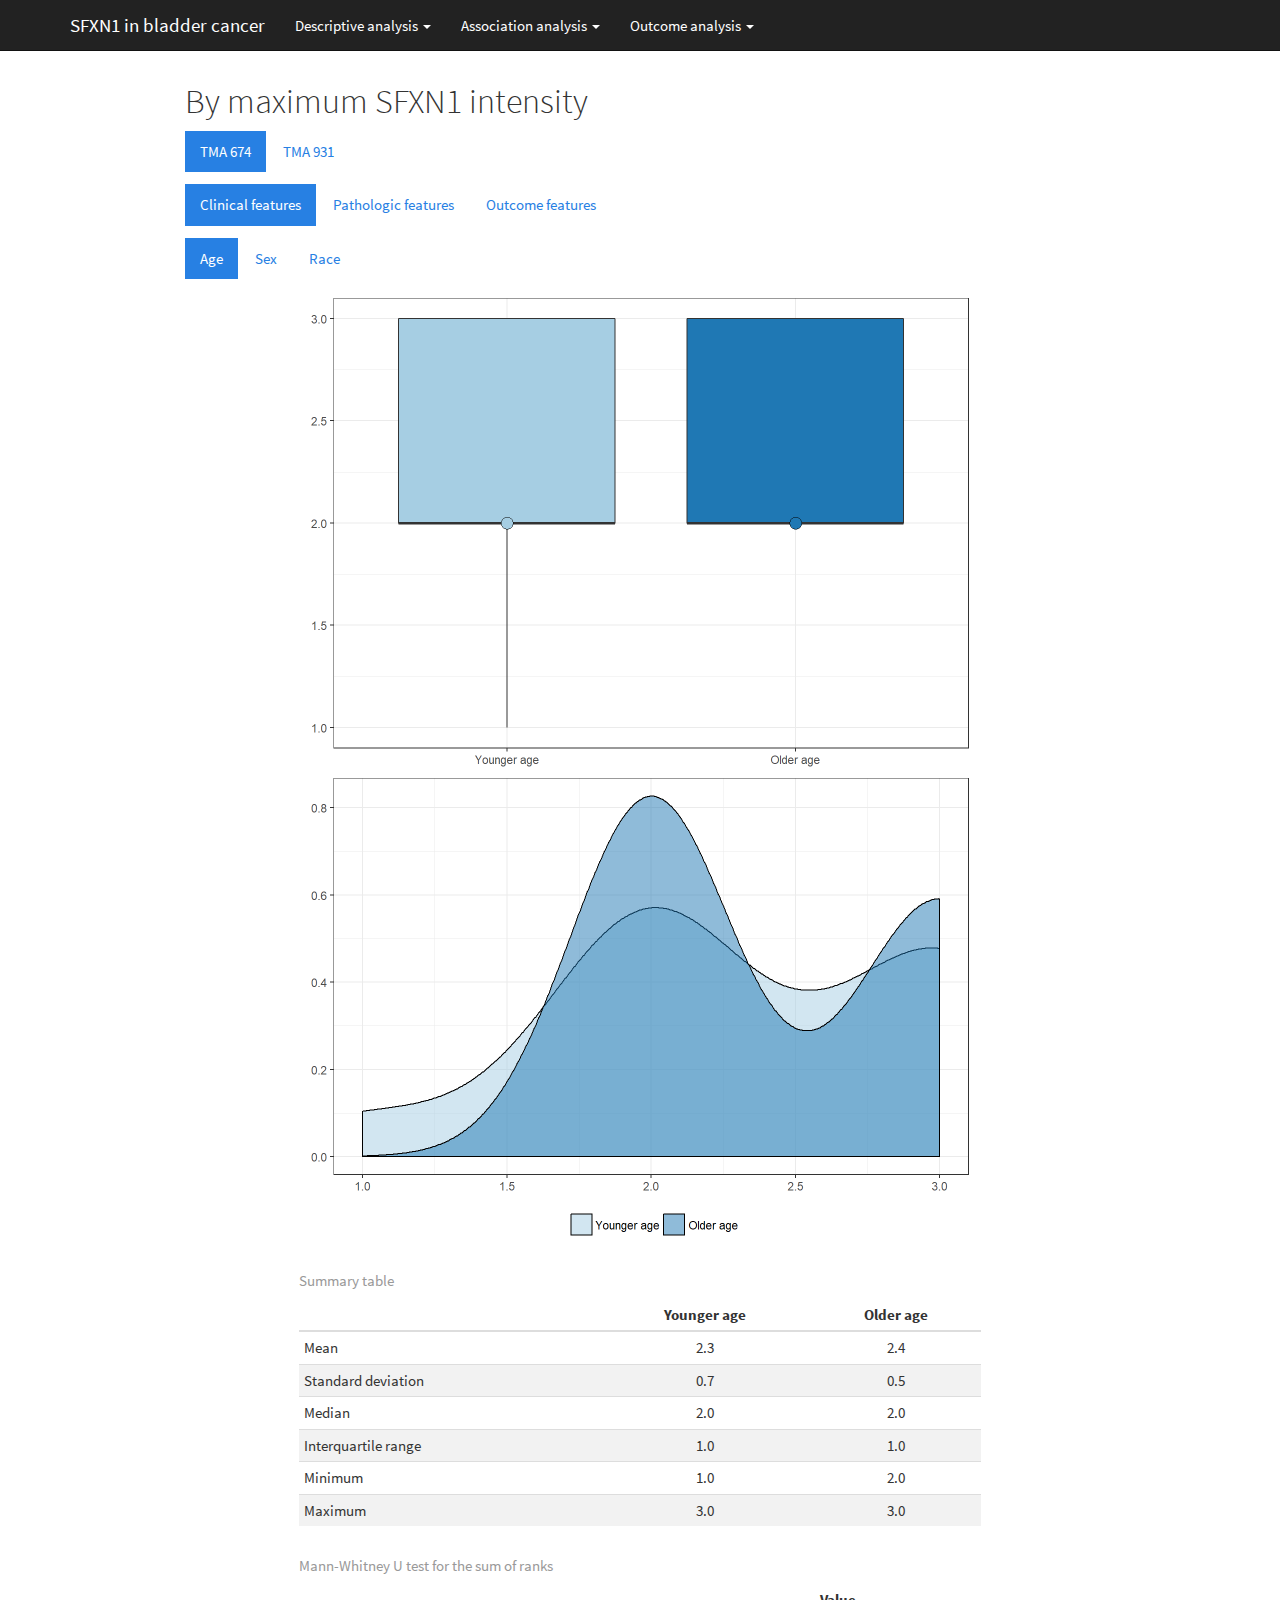
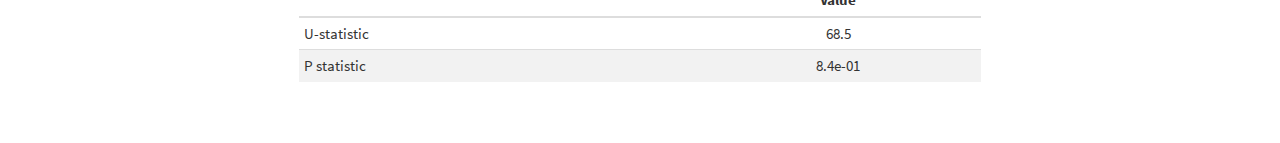
<file: association_int_max.html>
<!DOCTYPE html>

<html xmlns="http://www.w3.org/1999/xhtml">

<head>

<meta charset="utf-8" />
<meta http-equiv="Content-Type" content="text/html; charset=utf-8" />
<meta name="generator" content="pandoc" />




<title></title>

<script src="site_libs/jquery-1.11.3/jquery.min.js"></script>
<meta name="viewport" content="width=device-width, initial-scale=1" />
<link href="site_libs/bootstrap-3.3.5/css/cosmo.min.css" rel="stylesheet" />
<script src="site_libs/bootstrap-3.3.5/js/bootstrap.min.js"></script>
<script src="site_libs/bootstrap-3.3.5/shim/html5shiv.min.js"></script>
<script src="site_libs/bootstrap-3.3.5/shim/respond.min.js"></script>
<script src="site_libs/navigation-1.1/tabsets.js"></script>
<link href="site_libs/highlightjs-1.1/default.css" rel="stylesheet" />
<script src="site_libs/highlightjs-1.1/highlight.js"></script>

<style type="text/css">code{white-space: pre;}</style>
<style type="text/css">
  pre:not([class]) {
    background-color: white;
  }
</style>
<script type="text/javascript">
if (window.hljs && document.readyState && document.readyState === "complete") {
   window.setTimeout(function() {
      hljs.initHighlighting();
   }, 0);
}
</script>



<style type="text/css">
h1 {
  font-size: 34px;
}
h1.title {
  font-size: 38px;
}
h2 {
  font-size: 30px;
}
h3 {
  font-size: 24px;
}
h4 {
  font-size: 18px;
}
h5 {
  font-size: 16px;
}
h6 {
  font-size: 12px;
}
.table th:not([align]) {
  text-align: left;
}
</style>

<link rel="stylesheet" href="style.css" type="text/css" />

</head>

<body>

<style type = "text/css">
.main-container {
  max-width: 940px;
  margin-left: auto;
  margin-right: auto;
}
code {
  color: inherit;
  background-color: rgba(0, 0, 0, 0.04);
}
img {
  max-width:100%;
  height: auto;
}
.tabbed-pane {
  padding-top: 12px;
}
button.code-folding-btn:focus {
  outline: none;
}
</style>


<style type="text/css">
/* padding for bootstrap navbar */
body {
  padding-top: 51px;
  padding-bottom: 40px;
}
/* offset scroll position for anchor links (for fixed navbar)  */
.section h1 {
  padding-top: 56px;
  margin-top: -56px;
}

.section h2 {
  padding-top: 56px;
  margin-top: -56px;
}
.section h3 {
  padding-top: 56px;
  margin-top: -56px;
}
.section h4 {
  padding-top: 56px;
  margin-top: -56px;
}
.section h5 {
  padding-top: 56px;
  margin-top: -56px;
}
.section h6 {
  padding-top: 56px;
  margin-top: -56px;
}
</style>

<script>
// manage active state of menu based on current page
$(document).ready(function () {
  // active menu anchor
  href = window.location.pathname
  href = href.substr(href.lastIndexOf('/') + 1)
  if (href === "")
    href = "index.html";
  var menuAnchor = $('a[href="' + href + '"]');

  // mark it active
  menuAnchor.parent().addClass('active');

  // if it's got a parent navbar menu mark it active as well
  menuAnchor.closest('li.dropdown').addClass('active');
});
</script>


<div class="container-fluid main-container">

<!-- tabsets -->
<script>
$(document).ready(function () {
  window.buildTabsets("TOC");
});
</script>

<!-- code folding -->






<div class="navbar navbar-default  navbar-fixed-top" role="navigation">
  <div class="container">
    <div class="navbar-header">
      <button type="button" class="navbar-toggle collapsed" data-toggle="collapse" data-target="#navbar">
        <span class="icon-bar"></span>
        <span class="icon-bar"></span>
        <span class="icon-bar"></span>
      </button>
      <a class="navbar-brand" href="index.html">SFXN1 in bladder cancer</a>
    </div>
    <div id="navbar" class="navbar-collapse collapse">
      <ul class="nav navbar-nav">
        <li class="dropdown">
  <a href="#" class="dropdown-toggle" data-toggle="dropdown" role="button" aria-expanded="false">
    Descriptive analysis
     
    <span class="caret"></span>
  </a>
  <ul class="dropdown-menu" role="menu">
    <li>
      <a href="descriptive_cpo.html">Clinicopathologic features</a>
    </li>
    <li>
      <a href="descriptive_marker.html">Marker expression features</a>
    </li>
  </ul>
</li>
<li class="dropdown">
  <a href="#" class="dropdown-toggle" data-toggle="dropdown" role="button" aria-expanded="false">
    Association analysis
     
    <span class="caret"></span>
  </a>
  <ul class="dropdown-menu" role="menu">
    <li>
      <a href="association_ext_med.html">By median extent</a>
    </li>
    <li>
      <a href="association_ext_max.html">By maximum extent</a>
    </li>
    <li>
      <a href="association_int_med.html">By median intensity</a>
    </li>
    <li>
      <a href="association_ext_max.html">By maximum intensity</a>
    </li>
    <li>
      <a href="association_h_med.html">By median H-score</a>
    </li>
    <li>
      <a href="association_h_max.html">By maximum H-score</a>
    </li>
  </ul>
</li>
<li class="dropdown">
  <a href="#" class="dropdown-toggle" data-toggle="dropdown" role="button" aria-expanded="false">
    Outcome analysis
     
    <span class="caret"></span>
  </a>
  <ul class="dropdown-menu" role="menu">
    <li>
      <a href="outcome_regression.html">Regression analysis</a>
    </li>
    <li>
      <a href="outcome_survival.html">Survival curves</a>
    </li>
  </ul>
</li>
      </ul>
      <ul class="nav navbar-nav navbar-right">
        
      </ul>
    </div><!--/.nav-collapse -->
  </div><!--/.container -->
</div><!--/.navbar -->

<div class="fluid-row" id="header">




</div>


<p> </p>
<div id="by-maximum-sfxn1-intensity" class="section level1 tabset tabset-pills tabset-fade">
<h1>By maximum SFXN1 intensity</h1>
<div id="tma-674" class="section level2 tabset tabset-pills tabset-fade">
<h2>TMA 674</h2>
<div id="clinical-features" class="section level3 tabset tabset-pills tabset-fade">
<h3>Clinical features</h3>
<div id="age" class="section level4">
<h4>Age</h4>
<p><img src="association_int_max_files/figure-html/age_group.DF_674-1.png" width="672" style="display: block; margin: auto;" /><img src="association_int_max_files/figure-html/age_group.DF_674-2.png" width="672" style="display: block; margin: auto;" /></p>
<table>
<caption>Summary table</caption>
<thead>
<tr class="header">
<th></th>
<th align="center">Younger age</th>
<th align="center">Older age</th>
</tr>
</thead>
<tbody>
<tr class="odd">
<td>Mean</td>
<td align="center">2.3</td>
<td align="center">2.4</td>
</tr>
<tr class="even">
<td>Standard deviation</td>
<td align="center">0.7</td>
<td align="center">0.5</td>
</tr>
<tr class="odd">
<td>Median</td>
<td align="center">2.0</td>
<td align="center">2.0</td>
</tr>
<tr class="even">
<td>Interquartile range</td>
<td align="center">1.0</td>
<td align="center">1.0</td>
</tr>
<tr class="odd">
<td>Minimum</td>
<td align="center">1.0</td>
<td align="center">2.0</td>
</tr>
<tr class="even">
<td>Maximum</td>
<td align="center">3.0</td>
<td align="center">3.0</td>
</tr>
</tbody>
</table>
<table>
<caption>Mann-Whitney U test for the sum of ranks</caption>
<thead>
<tr class="header">
<th></th>
<th align="center">Value</th>
</tr>
</thead>
<tbody>
<tr class="odd">
<td>U-statistic</td>
<td align="center">68.5</td>
</tr>
<tr class="even">
<td>P statistic</td>
<td align="center">8.4e-01</td>
</tr>
</tbody>
</table>
</div>
<div id="sex" class="section level4">
<h4>Sex</h4>
<p><img src="association_int_max_files/figure-html/sex.DF_674-1.png" width="672" style="display: block; margin: auto;" /><img src="association_int_max_files/figure-html/sex.DF_674-2.png" width="672" style="display: block; margin: auto;" /></p>
<table>
<caption>Summary table</caption>
<thead>
<tr class="header">
<th></th>
<th align="center">Female</th>
<th align="center">Male</th>
</tr>
</thead>
<tbody>
<tr class="odd">
<td>Mean</td>
<td align="center">2.8</td>
<td align="center">2.2</td>
</tr>
<tr class="even">
<td>Standard deviation</td>
<td align="center">0.4</td>
<td align="center">0.5</td>
</tr>
<tr class="odd">
<td>Median</td>
<td align="center">3.0</td>
<td align="center">2.0</td>
</tr>
<tr class="even">
<td>Interquartile range</td>
<td align="center">0.0</td>
<td align="center">0.8</td>
</tr>
<tr class="odd">
<td>Minimum</td>
<td align="center">2.0</td>
<td align="center">1.0</td>
</tr>
<tr class="even">
<td>Maximum</td>
<td align="center">3.0</td>
<td align="center">3.0</td>
</tr>
</tbody>
</table>
<table>
<caption>Mann-Whitney U test for the sum of ranks</caption>
<thead>
<tr class="header">
<th></th>
<th align="center">Value</th>
</tr>
</thead>
<tbody>
<tr class="odd">
<td>U-statistic</td>
<td align="center">84.5</td>
</tr>
<tr class="even">
<td>P statistic</td>
<td align="center">2.3e-02</td>
</tr>
</tbody>
</table>
</div>
<div id="race" class="section level4">
<h4>Race</h4>
<p><img src="association_int_max_files/figure-html/race.DF_674-1.png" width="672" style="display: block; margin: auto;" /><img src="association_int_max_files/figure-html/race.DF_674-2.png" width="672" style="display: block; margin: auto;" /></p>
<table>
<caption>Summary table</caption>
<thead>
<tr class="header">
<th></th>
<th align="center">African-American</th>
<th align="center">Caucasian</th>
</tr>
</thead>
<tbody>
<tr class="odd">
<td>Mean</td>
<td align="center">2.8</td>
<td align="center">2.3</td>
</tr>
<tr class="even">
<td>Standard deviation</td>
<td align="center">0.5</td>
<td align="center">0.6</td>
</tr>
<tr class="odd">
<td>Median</td>
<td align="center">3.0</td>
<td align="center">2.0</td>
</tr>
<tr class="even">
<td>Interquartile range</td>
<td align="center">0.2</td>
<td align="center">1.0</td>
</tr>
<tr class="odd">
<td>Minimum</td>
<td align="center">2.0</td>
<td align="center">1.0</td>
</tr>
<tr class="even">
<td>Maximum</td>
<td align="center">3.0</td>
<td align="center">3.0</td>
</tr>
</tbody>
</table>
<table>
<caption>Mann-Whitney U test for the sum of ranks</caption>
<thead>
<tr class="header">
<th></th>
<th align="center">Value</th>
</tr>
</thead>
<tbody>
<tr class="odd">
<td>U-statistic</td>
<td align="center">56.5</td>
</tr>
<tr class="even">
<td>P statistic</td>
<td align="center">1.6e-01</td>
</tr>
</tbody>
</table>
</div>
</div>
<div id="pathologic-features" class="section level3 tabset tabset-pills tabset-fade">
<h3>Pathologic features</h3>
<div id="pathologic-stage" class="section level4">
<h4>Pathologic stage</h4>
<p><img src="association_int_max_files/figure-html/stage_pt.DF_674-1.png" width="672" style="display: block; margin: auto;" /><img src="association_int_max_files/figure-html/stage_pt.DF_674-2.png" width="672" style="display: block; margin: auto;" /></p>
<table>
<caption>Summary table</caption>
<thead>
<tr class="header">
<th></th>
<th align="center">pT1</th>
<th align="center">pT2</th>
<th align="center">pT3</th>
<th align="center">pT4</th>
</tr>
</thead>
<tbody>
<tr class="odd">
<td>Mean</td>
<td align="center">2.5</td>
<td align="center">2.6</td>
<td align="center">2.1</td>
<td align="center">2.3</td>
</tr>
<tr class="even">
<td>Standard deviation</td>
<td align="center">0.6</td>
<td align="center">0.5</td>
<td align="center">0.6</td>
<td align="center">0.6</td>
</tr>
<tr class="odd">
<td>Median</td>
<td align="center">2.5</td>
<td align="center">3.0</td>
<td align="center">2.0</td>
<td align="center">2.0</td>
</tr>
<tr class="even">
<td>Interquartile range</td>
<td align="center">1.0</td>
<td align="center">1.0</td>
<td align="center">0.0</td>
<td align="center">0.5</td>
</tr>
<tr class="odd">
<td>Minimum</td>
<td align="center">2.0</td>
<td align="center">2.0</td>
<td align="center">1.0</td>
<td align="center">2.0</td>
</tr>
<tr class="even">
<td>Maximum</td>
<td align="center">3.0</td>
<td align="center">3.0</td>
<td align="center">3.0</td>
<td align="center">3.0</td>
</tr>
</tbody>
</table>
<table>
<caption>Kruskal-Wallis rank sum test</caption>
<thead>
<tr class="header">
<th></th>
<th align="center">Value</th>
</tr>
</thead>
<tbody>
<tr class="odd">
<td>Statistic</td>
<td align="center">3.43</td>
</tr>
<tr class="even">
<td>Parameter</td>
<td align="center">3</td>
</tr>
<tr class="odd">
<td>P statistic</td>
<td align="center">0.33</td>
</tr>
</tbody>
</table>
</div>
<div id="clinical-stage" class="section level4">
<h4>Clinical stage</h4>
<p><img src="association_int_max_files/figure-html/stage_clinical.DF_674-1.png" width="672" style="display: block; margin: auto;" /><img src="association_int_max_files/figure-html/stage_clinical.DF_674-2.png" width="672" style="display: block; margin: auto;" /></p>
<table>
<caption>Summary table</caption>
<thead>
<tr class="header">
<th></th>
<th align="center">I</th>
<th align="center">II</th>
<th align="center">III</th>
<th align="center">IV</th>
</tr>
</thead>
<tbody>
<tr class="odd">
<td>Mean</td>
<td align="center">2.5</td>
<td align="center">2.8</td>
<td align="center">2.1</td>
<td align="center">2.4</td>
</tr>
<tr class="even">
<td>Standard deviation</td>
<td align="center">0.6</td>
<td align="center">0.5</td>
<td align="center">0.6</td>
<td align="center">0.5</td>
</tr>
<tr class="odd">
<td>Median</td>
<td align="center">2.5</td>
<td align="center">3.0</td>
<td align="center">2.0</td>
<td align="center">2.0</td>
</tr>
<tr class="even">
<td>Interquartile range</td>
<td align="center">1.0</td>
<td align="center">0.2</td>
<td align="center">0.2</td>
<td align="center">1.0</td>
</tr>
<tr class="odd">
<td>Minimum</td>
<td align="center">2.0</td>
<td align="center">2.0</td>
<td align="center">1.0</td>
<td align="center">2.0</td>
</tr>
<tr class="even">
<td>Maximum</td>
<td align="center">3.0</td>
<td align="center">3.0</td>
<td align="center">3.0</td>
<td align="center">3.0</td>
</tr>
</tbody>
</table>
<table>
<caption>Kruskal-Wallis rank sum test</caption>
<thead>
<tr class="header">
<th></th>
<th align="center">Value</th>
</tr>
</thead>
<tbody>
<tr class="odd">
<td>Statistic</td>
<td align="center">3.236</td>
</tr>
<tr class="even">
<td>Parameter</td>
<td align="center">3</td>
</tr>
<tr class="odd">
<td>P statistic</td>
<td align="center">0.36</td>
</tr>
</tbody>
</table>
</div>
<div id="adjacent-cis" class="section level4">
<h4>Adjacent CIS</h4>
<p><img src="association_int_max_files/figure-html/CIS.DF_674-1.png" width="672" style="display: block; margin: auto;" /><img src="association_int_max_files/figure-html/CIS.DF_674-2.png" width="672" style="display: block; margin: auto;" /></p>
<table>
<caption>Summary table</caption>
<thead>
<tr class="header">
<th></th>
<th align="center">No</th>
<th align="center">Yes</th>
</tr>
</thead>
<tbody>
<tr class="odd">
<td>Mean</td>
<td align="center">2.4</td>
<td align="center">2.4</td>
</tr>
<tr class="even">
<td>Standard deviation</td>
<td align="center">0.6</td>
<td align="center">0.5</td>
</tr>
<tr class="odd">
<td>Median</td>
<td align="center">2.0</td>
<td align="center">2.0</td>
</tr>
<tr class="even">
<td>Interquartile range</td>
<td align="center">1.0</td>
<td align="center">1.0</td>
</tr>
<tr class="odd">
<td>Minimum</td>
<td align="center">1.0</td>
<td align="center">2.0</td>
</tr>
<tr class="even">
<td>Maximum</td>
<td align="center">3.0</td>
<td align="center">3.0</td>
</tr>
</tbody>
</table>
<table>
<caption>Mann-Whitney U test for the sum of ranks</caption>
<thead>
<tr class="header">
<th></th>
<th align="center">Value</th>
</tr>
</thead>
<tbody>
<tr class="odd">
<td>U-statistic</td>
<td align="center">69</td>
</tr>
<tr class="even">
<td>P statistic</td>
<td align="center">9.7e-01</td>
</tr>
</tbody>
</table>
</div>
<div id="lymphovascular-invasion" class="section level4">
<h4>Lymphovascular invasion</h4>
<p><img src="association_int_max_files/figure-html/lvi.DF_674-1.png" width="672" style="display: block; margin: auto;" /><img src="association_int_max_files/figure-html/lvi.DF_674-2.png" width="672" style="display: block; margin: auto;" /></p>
<table>
<caption>Summary table</caption>
<thead>
<tr class="header">
<th></th>
<th align="center">No</th>
<th align="center">Yes</th>
</tr>
</thead>
<tbody>
<tr class="odd">
<td>Mean</td>
<td align="center">2.4</td>
<td align="center">2.4</td>
</tr>
<tr class="even">
<td>Standard deviation</td>
<td align="center">0.6</td>
<td align="center">0.5</td>
</tr>
<tr class="odd">
<td>Median</td>
<td align="center">2.0</td>
<td align="center">2.0</td>
</tr>
<tr class="even">
<td>Interquartile range</td>
<td align="center">1.0</td>
<td align="center">1.0</td>
</tr>
<tr class="odd">
<td>Minimum</td>
<td align="center">1.0</td>
<td align="center">2.0</td>
</tr>
<tr class="even">
<td>Maximum</td>
<td align="center">3.0</td>
<td align="center">3.0</td>
</tr>
</tbody>
</table>
<table>
<caption>Mann-Whitney U test for the sum of ranks</caption>
<thead>
<tr class="header">
<th></th>
<th align="center">Value</th>
</tr>
</thead>
<tbody>
<tr class="odd">
<td>U-statistic</td>
<td align="center">56.5</td>
</tr>
<tr class="even">
<td>P statistic</td>
<td align="center">8.6e-01</td>
</tr>
</tbody>
</table>
</div>
<div id="lymph-node-metastasis" class="section level4">
<h4>Lymph node metastasis</h4>
<p><img src="association_int_max_files/figure-html/metastasis_lymph.DF_674-1.png" width="672" style="display: block; margin: auto;" /><img src="association_int_max_files/figure-html/metastasis_lymph.DF_674-2.png" width="672" style="display: block; margin: auto;" /></p>
<table>
<caption>Summary table</caption>
<thead>
<tr class="header">
<th></th>
<th align="center">No</th>
<th align="center">Yes</th>
</tr>
</thead>
<tbody>
<tr class="odd">
<td>Mean</td>
<td align="center">2.3</td>
<td align="center">2.3</td>
</tr>
<tr class="even">
<td>Standard deviation</td>
<td align="center">0.6</td>
<td align="center">0.5</td>
</tr>
<tr class="odd">
<td>Median</td>
<td align="center">2.0</td>
<td align="center">2.0</td>
</tr>
<tr class="even">
<td>Interquartile range</td>
<td align="center">1.0</td>
<td align="center">0.8</td>
</tr>
<tr class="odd">
<td>Minimum</td>
<td align="center">1.0</td>
<td align="center">2.0</td>
</tr>
<tr class="even">
<td>Maximum</td>
<td align="center">3.0</td>
<td align="center">3.0</td>
</tr>
</tbody>
</table>
<table>
<caption>Mann-Whitney U test for the sum of ranks</caption>
<thead>
<tr class="header">
<th></th>
<th align="center">Value</th>
</tr>
</thead>
<tbody>
<tr class="odd">
<td>U-statistic</td>
<td align="center">46</td>
</tr>
<tr class="even">
<td>P statistic</td>
<td align="center">9.6e-01</td>
</tr>
</tbody>
</table>
</div>
</div>
<div id="outcome-features" class="section level3 tabset tabset-pills tabset-fade">
<h3>Outcome features</h3>
<div id="tumor-progression" class="section level4">
<h4>Tumor progression</h4>
<p><img src="association_int_max_files/figure-html/progression.DF_674-1.png" width="672" style="display: block; margin: auto;" /><img src="association_int_max_files/figure-html/progression.DF_674-2.png" width="672" style="display: block; margin: auto;" /></p>
<table>
<caption>Summary table</caption>
<thead>
<tr class="header">
<th></th>
<th align="center">No tumor progression</th>
<th align="center">Tumor progression</th>
</tr>
</thead>
<tbody>
<tr class="odd">
<td>Mean</td>
<td align="center">2.7</td>
<td align="center">2.1</td>
</tr>
<tr class="even">
<td>Standard deviation</td>
<td align="center">0.5</td>
<td align="center">0.5</td>
</tr>
<tr class="odd">
<td>Median</td>
<td align="center">3.0</td>
<td align="center">2.0</td>
</tr>
<tr class="even">
<td>Interquartile range</td>
<td align="center">0.5</td>
<td align="center">0.0</td>
</tr>
<tr class="odd">
<td>Minimum</td>
<td align="center">2.0</td>
<td align="center">1.0</td>
</tr>
<tr class="even">
<td>Maximum</td>
<td align="center">3.0</td>
<td align="center">3.0</td>
</tr>
</tbody>
</table>
<table>
<caption>Mann-Whitney U test for the sum of ranks</caption>
<thead>
<tr class="header">
<th></th>
<th align="center">Value</th>
</tr>
</thead>
<tbody>
<tr class="odd">
<td>U-statistic</td>
<td align="center">60</td>
</tr>
<tr class="even">
<td>P statistic</td>
<td align="center">3e-02</td>
</tr>
</tbody>
</table>
</div>
<div id="visceral-metastasis" class="section level4">
<h4>Visceral metastasis</h4>
<p><img src="association_int_max_files/figure-html/metastasis_visceral.DF_674-1.png" width="672" style="display: block; margin: auto;" /><img src="association_int_max_files/figure-html/metastasis_visceral.DF_674-2.png" width="672" style="display: block; margin: auto;" /></p>
<table>
<caption>Summary table</caption>
<thead>
<tr class="header">
<th></th>
<th align="center">No</th>
<th align="center">Yes</th>
</tr>
</thead>
<tbody>
<tr class="odd">
<td>Mean</td>
<td align="center">2.6</td>
<td align="center">2.0</td>
</tr>
<tr class="even">
<td>Standard deviation</td>
<td align="center">0.5</td>
<td align="center">0.6</td>
</tr>
<tr class="odd">
<td>Median</td>
<td align="center">3.0</td>
<td align="center">2.0</td>
</tr>
<tr class="even">
<td>Interquartile range</td>
<td align="center">1.0</td>
<td align="center">0.0</td>
</tr>
<tr class="odd">
<td>Minimum</td>
<td align="center">2.0</td>
<td align="center">1.0</td>
</tr>
<tr class="even">
<td>Maximum</td>
<td align="center">3.0</td>
<td align="center">3.0</td>
</tr>
</tbody>
</table>
<table>
<caption>Mann-Whitney U test for the sum of ranks</caption>
<thead>
<tr class="header">
<th></th>
<th align="center">Value</th>
</tr>
</thead>
<tbody>
<tr class="odd">
<td>U-statistic</td>
<td align="center">73</td>
</tr>
<tr class="even">
<td>P statistic</td>
<td align="center">4.7e-02</td>
</tr>
</tbody>
</table>
</div>
<div id="overall-mortality" class="section level4">
<h4>Overall mortality</h4>
<p><img src="association_int_max_files/figure-html/dead.DF_674-1.png" width="672" style="display: block; margin: auto;" /><img src="association_int_max_files/figure-html/dead.DF_674-2.png" width="672" style="display: block; margin: auto;" /></p>
<table>
<caption>Summary table</caption>
<thead>
<tr class="header">
<th></th>
<th align="center">ANOD+AWD</th>
<th align="center">DOC+DOD</th>
</tr>
</thead>
<tbody>
<tr class="odd">
<td>Mean</td>
<td align="center">2.3</td>
<td align="center">2.4</td>
</tr>
<tr class="even">
<td>Standard deviation</td>
<td align="center">0.6</td>
<td align="center">0.6</td>
</tr>
<tr class="odd">
<td>Median</td>
<td align="center">2.0</td>
<td align="center">2.0</td>
</tr>
<tr class="even">
<td>Interquartile range</td>
<td align="center">0.5</td>
<td align="center">1.0</td>
</tr>
<tr class="odd">
<td>Minimum</td>
<td align="center">2.0</td>
<td align="center">1.0</td>
</tr>
<tr class="even">
<td>Maximum</td>
<td align="center">3.0</td>
<td align="center">3.0</td>
</tr>
</tbody>
</table>
<table>
<caption>Mann-Whitney U test for the sum of ranks</caption>
<thead>
<tr class="header">
<th></th>
<th align="center">Value</th>
</tr>
</thead>
<tbody>
<tr class="odd">
<td>U-statistic</td>
<td align="center">29.5</td>
</tr>
<tr class="even">
<td>P statistic</td>
<td align="center">8.8e-01</td>
</tr>
</tbody>
</table>
</div>
<div id="cancer-related-mortality" class="section level4">
<h4>Cancer-related mortality</h4>
<p><img src="association_int_max_files/figure-html/dod.DF_674-1.png" width="672" style="display: block; margin: auto;" /><img src="association_int_max_files/figure-html/dod.DF_674-2.png" width="672" style="display: block; margin: auto;" /></p>
<table>
<caption>Summary table</caption>
<thead>
<tr class="header">
<th></th>
<th align="center">ANOD+AWD+DOC</th>
<th align="center">DOD</th>
</tr>
</thead>
<tbody>
<tr class="odd">
<td>Mean</td>
<td align="center">2.7</td>
<td align="center">2.1</td>
</tr>
<tr class="even">
<td>Standard deviation</td>
<td align="center">0.5</td>
<td align="center">0.5</td>
</tr>
<tr class="odd">
<td>Median</td>
<td align="center">3.0</td>
<td align="center">2.0</td>
</tr>
<tr class="even">
<td>Interquartile range</td>
<td align="center">0.5</td>
<td align="center">0.0</td>
</tr>
<tr class="odd">
<td>Minimum</td>
<td align="center">2.0</td>
<td align="center">1.0</td>
</tr>
<tr class="even">
<td>Maximum</td>
<td align="center">3.0</td>
<td align="center">3.0</td>
</tr>
</tbody>
</table>
<table>
<caption>Mann-Whitney U test for the sum of ranks</caption>
<thead>
<tr class="header">
<th></th>
<th align="center">Value</th>
</tr>
</thead>
<tbody>
<tr class="odd">
<td>U-statistic</td>
<td align="center">60</td>
</tr>
<tr class="even">
<td>P statistic</td>
<td align="center">3e-02</td>
</tr>
</tbody>
</table>
</div>
</div>
</div>
<div id="tma-931" class="section level2 tabset tabset-pills tabset-fade">
<h2>TMA 931</h2>
<div id="clinical-features-1" class="section level3 tabset tabset-pills tabset-fade">
<h3>Clinical features</h3>
<div id="age-1" class="section level4">
<h4>Age</h4>
<p><img src="association_int_max_files/figure-html/age_group.DF_931-1.png" width="672" style="display: block; margin: auto;" /><img src="association_int_max_files/figure-html/age_group.DF_931-2.png" width="672" style="display: block; margin: auto;" /></p>
<table>
<caption>Summary table</caption>
<thead>
<tr class="header">
<th></th>
<th align="center">Younger age</th>
<th align="center">Older age</th>
</tr>
</thead>
<tbody>
<tr class="odd">
<td>Mean</td>
<td align="center">1.7</td>
<td align="center">1.7</td>
</tr>
<tr class="even">
<td>Standard deviation</td>
<td align="center">0.7</td>
<td align="center">0.8</td>
</tr>
<tr class="odd">
<td>Median</td>
<td align="center">2.0</td>
<td align="center">1.5</td>
</tr>
<tr class="even">
<td>Interquartile range</td>
<td align="center">1.0</td>
<td align="center">1.0</td>
</tr>
<tr class="odd">
<td>Minimum</td>
<td align="center">1.0</td>
<td align="center">1.0</td>
</tr>
<tr class="even">
<td>Maximum</td>
<td align="center">3.0</td>
<td align="center">3.0</td>
</tr>
</tbody>
</table>
<table>
<caption>Mann-Whitney U test for the sum of ranks</caption>
<thead>
<tr class="header">
<th></th>
<th align="center">Value</th>
</tr>
</thead>
<tbody>
<tr class="odd">
<td>U-statistic</td>
<td align="center">72.5</td>
</tr>
<tr class="even">
<td>P statistic</td>
<td align="center">1e+00</td>
</tr>
</tbody>
</table>
</div>
<div id="sex-1" class="section level4">
<h4>Sex</h4>
<p><img src="association_int_max_files/figure-html/sex.DF_931-1.png" width="672" style="display: block; margin: auto;" /><img src="association_int_max_files/figure-html/sex.DF_931-2.png" width="672" style="display: block; margin: auto;" /></p>
<table>
<caption>Summary table</caption>
<thead>
<tr class="header">
<th></th>
<th align="center">Female</th>
<th align="center">Male</th>
</tr>
</thead>
<tbody>
<tr class="odd">
<td>Mean</td>
<td align="center">1.2</td>
<td align="center">1.8</td>
</tr>
<tr class="even">
<td>Standard deviation</td>
<td align="center">0.4</td>
<td align="center">0.8</td>
</tr>
<tr class="odd">
<td>Median</td>
<td align="center">1.0</td>
<td align="center">2.0</td>
</tr>
<tr class="even">
<td>Interquartile range</td>
<td align="center">0.0</td>
<td align="center">1.0</td>
</tr>
<tr class="odd">
<td>Minimum</td>
<td align="center">1.0</td>
<td align="center">1.0</td>
</tr>
<tr class="even">
<td>Maximum</td>
<td align="center">2.0</td>
<td align="center">3.0</td>
</tr>
</tbody>
</table>
<table>
<caption>Mann-Whitney U test for the sum of ranks</caption>
<thead>
<tr class="header">
<th></th>
<th align="center">Value</th>
</tr>
</thead>
<tbody>
<tr class="odd">
<td>U-statistic</td>
<td align="center">28</td>
</tr>
<tr class="even">
<td>P statistic</td>
<td align="center">1.1e-01</td>
</tr>
</tbody>
</table>
</div>
</div>
<div id="pathologic-features-1" class="section level3 tabset tabset-pills tabset-fade">
<h3>Pathologic features</h3>
<div id="pathologic-stage-1" class="section level4">
<h4>Pathologic stage</h4>
<p><img src="association_int_max_files/figure-html/stage_pt.DF_931-1.png" width="672" style="display: block; margin: auto;" /><img src="association_int_max_files/figure-html/stage_pt.DF_931-2.png" width="672" style="display: block; margin: auto;" /></p>
<table>
<caption>Summary table</caption>
<thead>
<tr class="header">
<th></th>
<th align="center">pTa/pTis</th>
<th align="center">pT1</th>
<th align="center">pT2</th>
</tr>
</thead>
<tbody>
<tr class="odd">
<td>Mean</td>
<td align="center">1</td>
<td align="center">1.7</td>
<td align="center">2.3</td>
</tr>
<tr class="even">
<td>Standard deviation</td>
<td align="center">0</td>
<td align="center">0.7</td>
<td align="center">0.6</td>
</tr>
<tr class="odd">
<td>Median</td>
<td align="center">1</td>
<td align="center">2.0</td>
<td align="center">2.0</td>
</tr>
<tr class="even">
<td>Interquartile range</td>
<td align="center">0</td>
<td align="center">1.0</td>
<td align="center">0.5</td>
</tr>
<tr class="odd">
<td>Minimum</td>
<td align="center">1</td>
<td align="center">1.0</td>
<td align="center">2.0</td>
</tr>
<tr class="even">
<td>Maximum</td>
<td align="center">1</td>
<td align="center">3.0</td>
<td align="center">3.0</td>
</tr>
</tbody>
</table>
<table>
<caption>Kruskal-Wallis rank sum test</caption>
<thead>
<tr class="header">
<th></th>
<th align="center">Value</th>
</tr>
</thead>
<tbody>
<tr class="odd">
<td>Statistic</td>
<td align="center">5.294</td>
</tr>
<tr class="even">
<td>Parameter</td>
<td align="center">2</td>
</tr>
<tr class="odd">
<td>P statistic</td>
<td align="center">0.071</td>
</tr>
</tbody>
</table>
</div>
</div>
<div id="outcome-features-1" class="section level3 tabset tabset-pills tabset-fade">
<h3>Outcome features</h3>
<div id="tumor-recurrence" class="section level4">
<h4>Tumor recurrence</h4>
<p><img src="association_int_max_files/figure-html/recurrence.DF_931-1.png" width="672" style="display: block; margin: auto;" /><img src="association_int_max_files/figure-html/recurrence.DF_931-2.png" width="672" style="display: block; margin: auto;" /></p>
<table>
<caption>Summary table</caption>
<thead>
<tr class="header">
<th></th>
<th align="center">No tumor recurrence</th>
<th align="center">Tumor recurrence</th>
</tr>
</thead>
<tbody>
<tr class="odd">
<td>Mean</td>
<td align="center">1.8</td>
<td align="center">1.6</td>
</tr>
<tr class="even">
<td>Standard deviation</td>
<td align="center">0.8</td>
<td align="center">0.8</td>
</tr>
<tr class="odd">
<td>Median</td>
<td align="center">2.0</td>
<td align="center">1.0</td>
</tr>
<tr class="even">
<td>Interquartile range</td>
<td align="center">1.0</td>
<td align="center">1.0</td>
</tr>
<tr class="odd">
<td>Minimum</td>
<td align="center">1.0</td>
<td align="center">1.0</td>
</tr>
<tr class="even">
<td>Maximum</td>
<td align="center">3.0</td>
<td align="center">3.0</td>
</tr>
</tbody>
</table>
<table>
<caption>Mann-Whitney U test for the sum of ranks</caption>
<thead>
<tr class="header">
<th></th>
<th align="center">Value</th>
</tr>
</thead>
<tbody>
<tr class="odd">
<td>U-statistic</td>
<td align="center">92</td>
</tr>
<tr class="even">
<td>P statistic</td>
<td align="center">3.9e-01</td>
</tr>
</tbody>
</table>
</div>
<div id="tumor-progression-1" class="section level4">
<h4>Tumor progression</h4>
<p><img src="association_int_max_files/figure-html/progression.DF_931-1.png" width="672" style="display: block; margin: auto;" /><img src="association_int_max_files/figure-html/progression.DF_931-2.png" width="672" style="display: block; margin: auto;" /></p>
<table>
<caption>Summary table</caption>
<thead>
<tr class="header">
<th></th>
<th align="center">No tumor progression</th>
<th align="center">Tumor progression</th>
</tr>
</thead>
<tbody>
<tr class="odd">
<td>Mean</td>
<td align="center">1.7</td>
<td align="center">1.7</td>
</tr>
<tr class="even">
<td>Standard deviation</td>
<td align="center">0.8</td>
<td align="center">0.6</td>
</tr>
<tr class="odd">
<td>Median</td>
<td align="center">1.5</td>
<td align="center">2.0</td>
</tr>
<tr class="even">
<td>Interquartile range</td>
<td align="center">1.0</td>
<td align="center">0.5</td>
</tr>
<tr class="odd">
<td>Minimum</td>
<td align="center">1.0</td>
<td align="center">1.0</td>
</tr>
<tr class="even">
<td>Maximum</td>
<td align="center">3.0</td>
<td align="center">2.0</td>
</tr>
</tbody>
</table>
<table>
<caption>Mann-Whitney U test for the sum of ranks</caption>
<thead>
<tr class="header">
<th></th>
<th align="center">Value</th>
</tr>
</thead>
<tbody>
<tr class="odd">
<td>U-statistic</td>
<td align="center">31.5</td>
</tr>
<tr class="even">
<td>P statistic</td>
<td align="center">9.3e-01</td>
</tr>
</tbody>
</table>
</div>
<div id="overall-mortality-1" class="section level4">
<h4>Overall mortality</h4>
<p><img src="association_int_max_files/figure-html/dead.DF_931-1.png" width="672" style="display: block; margin: auto;" /><img src="association_int_max_files/figure-html/dead.DF_931-2.png" width="672" style="display: block; margin: auto;" /></p>
<table>
<caption>Summary table</caption>
<thead>
<tr class="header">
<th></th>
<th align="center">ANOD+AWD</th>
<th align="center">DOC+DOD</th>
</tr>
</thead>
<tbody>
<tr class="odd">
<td>Mean</td>
<td align="center">1.7</td>
<td align="center">1.7</td>
</tr>
<tr class="even">
<td>Standard deviation</td>
<td align="center">0.7</td>
<td align="center">0.8</td>
</tr>
<tr class="odd">
<td>Median</td>
<td align="center">2.0</td>
<td align="center">1.5</td>
</tr>
<tr class="even">
<td>Interquartile range</td>
<td align="center">1.0</td>
<td align="center">1.0</td>
</tr>
<tr class="odd">
<td>Minimum</td>
<td align="center">1.0</td>
<td align="center">1.0</td>
</tr>
<tr class="even">
<td>Maximum</td>
<td align="center">3.0</td>
<td align="center">3.0</td>
</tr>
</tbody>
</table>
<table>
<caption>Mann-Whitney U test for the sum of ranks</caption>
<thead>
<tr class="header">
<th></th>
<th align="center">Value</th>
</tr>
</thead>
<tbody>
<tr class="odd">
<td>U-statistic</td>
<td align="center">58</td>
</tr>
<tr class="even">
<td>P statistic</td>
<td align="center">9.7e-01</td>
</tr>
</tbody>
</table>
</div>
</div>
</div>
</div>




</div>

<script>

// add bootstrap table styles to pandoc tables
function bootstrapStylePandocTables() {
  $('tr.header').parent('thead').parent('table').addClass('table table-condensed');
}
$(document).ready(function () {
  bootstrapStylePandocTables();
});


</script>

<!-- dynamically load mathjax for compatibility with self-contained -->
<script>
  (function () {
    var script = document.createElement("script");
    script.type = "text/javascript";
    script.src  = "https://mathjax.rstudio.com/latest/MathJax.js?config=TeX-AMS-MML_HTMLorMML";
    document.getElementsByTagName("head")[0].appendChild(script);
  })();
</script>

</body>
</html>
</file>
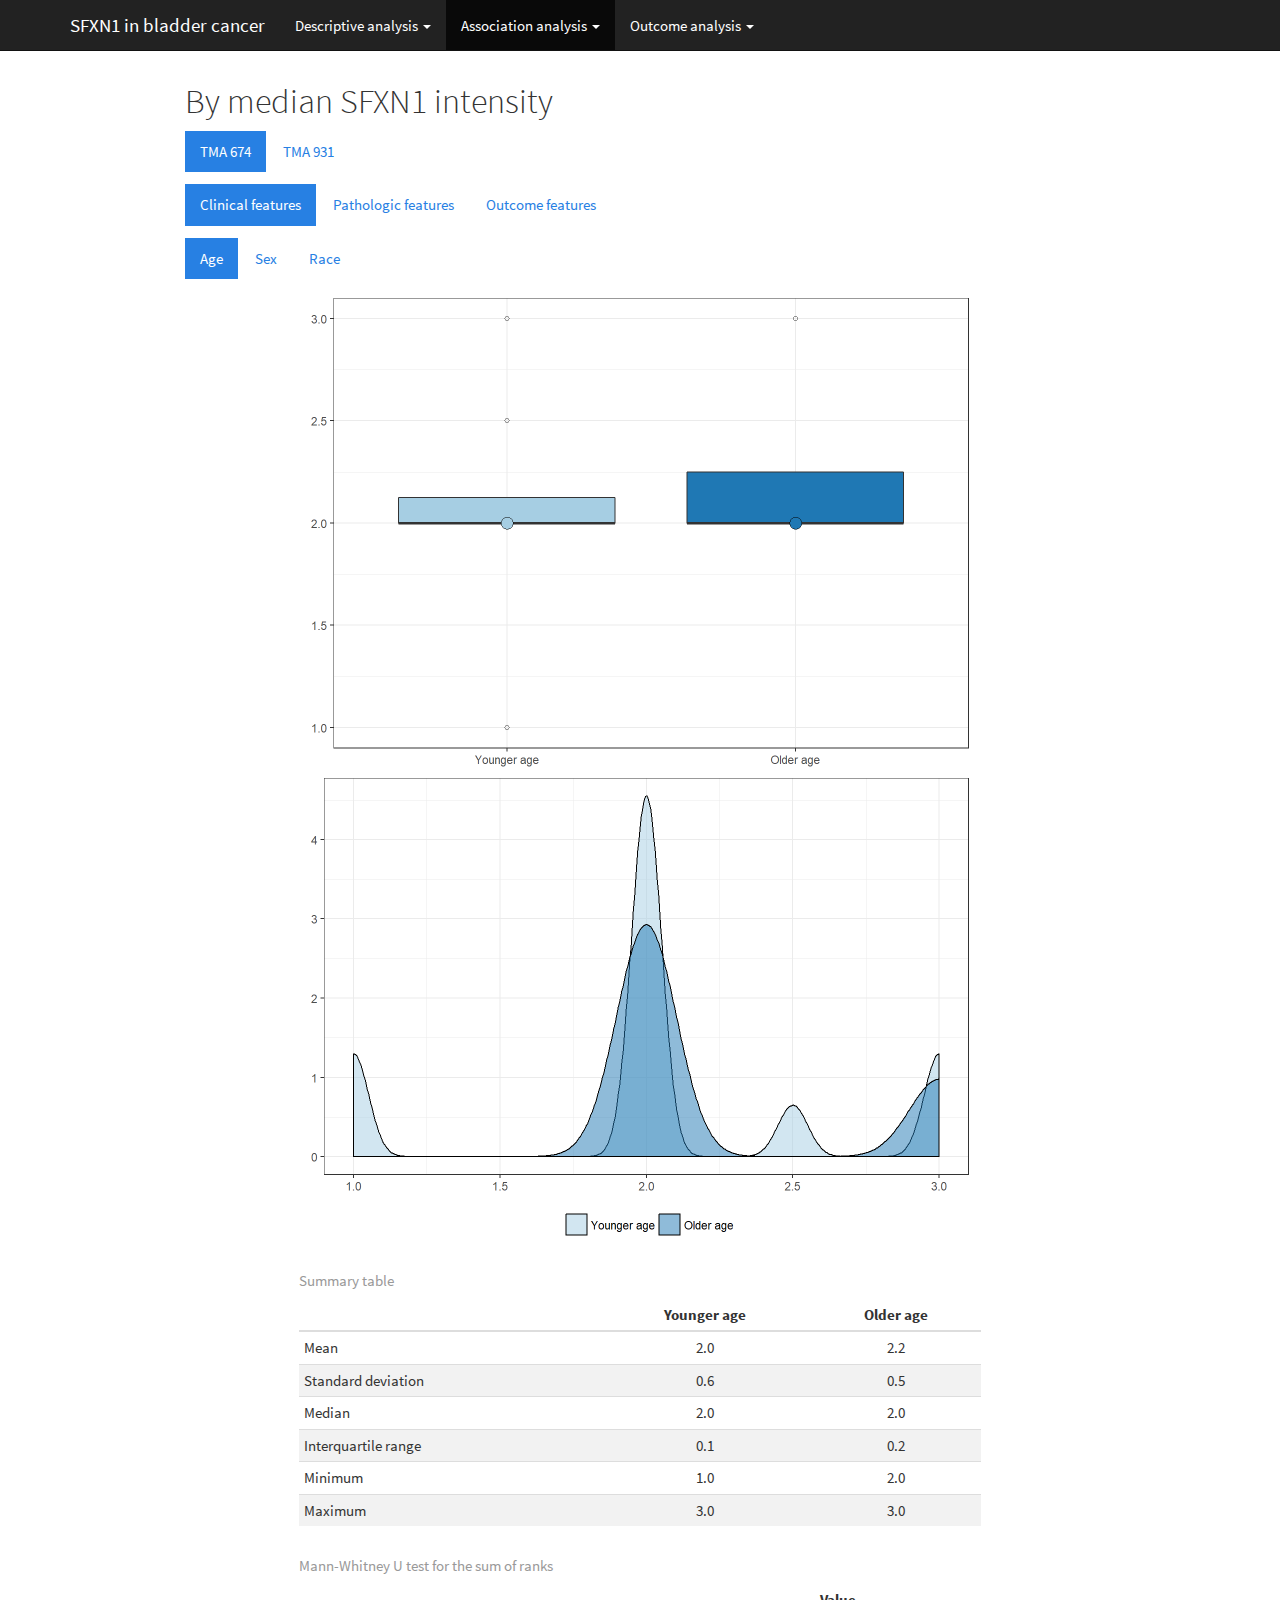
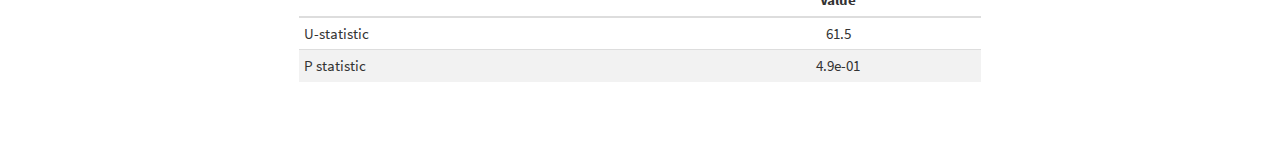
<file: association_int_med.html>
<!DOCTYPE html>

<html xmlns="http://www.w3.org/1999/xhtml">

<head>

<meta charset="utf-8" />
<meta http-equiv="Content-Type" content="text/html; charset=utf-8" />
<meta name="generator" content="pandoc" />




<title></title>

<script src="site_libs/jquery-1.11.3/jquery.min.js"></script>
<meta name="viewport" content="width=device-width, initial-scale=1" />
<link href="site_libs/bootstrap-3.3.5/css/cosmo.min.css" rel="stylesheet" />
<script src="site_libs/bootstrap-3.3.5/js/bootstrap.min.js"></script>
<script src="site_libs/bootstrap-3.3.5/shim/html5shiv.min.js"></script>
<script src="site_libs/bootstrap-3.3.5/shim/respond.min.js"></script>
<script src="site_libs/navigation-1.1/tabsets.js"></script>
<link href="site_libs/highlightjs-1.1/default.css" rel="stylesheet" />
<script src="site_libs/highlightjs-1.1/highlight.js"></script>

<style type="text/css">code{white-space: pre;}</style>
<style type="text/css">
  pre:not([class]) {
    background-color: white;
  }
</style>
<script type="text/javascript">
if (window.hljs && document.readyState && document.readyState === "complete") {
   window.setTimeout(function() {
      hljs.initHighlighting();
   }, 0);
}
</script>



<style type="text/css">
h1 {
  font-size: 34px;
}
h1.title {
  font-size: 38px;
}
h2 {
  font-size: 30px;
}
h3 {
  font-size: 24px;
}
h4 {
  font-size: 18px;
}
h5 {
  font-size: 16px;
}
h6 {
  font-size: 12px;
}
.table th:not([align]) {
  text-align: left;
}
</style>

<link rel="stylesheet" href="style.css" type="text/css" />

</head>

<body>

<style type = "text/css">
.main-container {
  max-width: 940px;
  margin-left: auto;
  margin-right: auto;
}
code {
  color: inherit;
  background-color: rgba(0, 0, 0, 0.04);
}
img {
  max-width:100%;
  height: auto;
}
.tabbed-pane {
  padding-top: 12px;
}
button.code-folding-btn:focus {
  outline: none;
}
</style>


<style type="text/css">
/* padding for bootstrap navbar */
body {
  padding-top: 51px;
  padding-bottom: 40px;
}
/* offset scroll position for anchor links (for fixed navbar)  */
.section h1 {
  padding-top: 56px;
  margin-top: -56px;
}

.section h2 {
  padding-top: 56px;
  margin-top: -56px;
}
.section h3 {
  padding-top: 56px;
  margin-top: -56px;
}
.section h4 {
  padding-top: 56px;
  margin-top: -56px;
}
.section h5 {
  padding-top: 56px;
  margin-top: -56px;
}
.section h6 {
  padding-top: 56px;
  margin-top: -56px;
}
</style>

<script>
// manage active state of menu based on current page
$(document).ready(function () {
  // active menu anchor
  href = window.location.pathname
  href = href.substr(href.lastIndexOf('/') + 1)
  if (href === "")
    href = "index.html";
  var menuAnchor = $('a[href="' + href + '"]');

  // mark it active
  menuAnchor.parent().addClass('active');

  // if it's got a parent navbar menu mark it active as well
  menuAnchor.closest('li.dropdown').addClass('active');
});
</script>


<div class="container-fluid main-container">

<!-- tabsets -->
<script>
$(document).ready(function () {
  window.buildTabsets("TOC");
});
</script>

<!-- code folding -->






<div class="navbar navbar-default  navbar-fixed-top" role="navigation">
  <div class="container">
    <div class="navbar-header">
      <button type="button" class="navbar-toggle collapsed" data-toggle="collapse" data-target="#navbar">
        <span class="icon-bar"></span>
        <span class="icon-bar"></span>
        <span class="icon-bar"></span>
      </button>
      <a class="navbar-brand" href="index.html">SFXN1 in bladder cancer</a>
    </div>
    <div id="navbar" class="navbar-collapse collapse">
      <ul class="nav navbar-nav">
        <li class="dropdown">
  <a href="#" class="dropdown-toggle" data-toggle="dropdown" role="button" aria-expanded="false">
    Descriptive analysis
     
    <span class="caret"></span>
  </a>
  <ul class="dropdown-menu" role="menu">
    <li>
      <a href="descriptive_cpo.html">Clinicopathologic features</a>
    </li>
    <li>
      <a href="descriptive_marker.html">Marker expression features</a>
    </li>
  </ul>
</li>
<li class="dropdown">
  <a href="#" class="dropdown-toggle" data-toggle="dropdown" role="button" aria-expanded="false">
    Association analysis
     
    <span class="caret"></span>
  </a>
  <ul class="dropdown-menu" role="menu">
    <li>
      <a href="association_ext_med.html">By median extent</a>
    </li>
    <li>
      <a href="association_ext_max.html">By maximum extent</a>
    </li>
    <li>
      <a href="association_int_med.html">By median intensity</a>
    </li>
    <li>
      <a href="association_ext_max.html">By maximum intensity</a>
    </li>
    <li>
      <a href="association_h_med.html">By median H-score</a>
    </li>
    <li>
      <a href="association_h_max.html">By maximum H-score</a>
    </li>
  </ul>
</li>
<li class="dropdown">
  <a href="#" class="dropdown-toggle" data-toggle="dropdown" role="button" aria-expanded="false">
    Outcome analysis
     
    <span class="caret"></span>
  </a>
  <ul class="dropdown-menu" role="menu">
    <li>
      <a href="outcome_regression.html">Regression analysis</a>
    </li>
    <li>
      <a href="outcome_survival.html">Survival curves</a>
    </li>
  </ul>
</li>
      </ul>
      <ul class="nav navbar-nav navbar-right">
        
      </ul>
    </div><!--/.nav-collapse -->
  </div><!--/.container -->
</div><!--/.navbar -->

<div class="fluid-row" id="header">




</div>


<p> </p>
<div id="by-median-sfxn1-intensity" class="section level1 tabset tabset-pills tabset-fade">
<h1>By median SFXN1 intensity</h1>
<div id="tma-674" class="section level2 tabset tabset-pills tabset-fade">
<h2>TMA 674</h2>
<div id="clinical-features" class="section level3 tabset tabset-pills tabset-fade">
<h3>Clinical features</h3>
<div id="age" class="section level4">
<h4>Age</h4>
<p><img src="association_int_med_files/figure-html/age_group.DF_674-1.png" width="672" style="display: block; margin: auto;" /><img src="association_int_med_files/figure-html/age_group.DF_674-2.png" width="672" style="display: block; margin: auto;" /></p>
<table>
<caption>Summary table</caption>
<thead>
<tr class="header">
<th></th>
<th align="center">Younger age</th>
<th align="center">Older age</th>
</tr>
</thead>
<tbody>
<tr class="odd">
<td>Mean</td>
<td align="center">2.0</td>
<td align="center">2.2</td>
</tr>
<tr class="even">
<td>Standard deviation</td>
<td align="center">0.6</td>
<td align="center">0.5</td>
</tr>
<tr class="odd">
<td>Median</td>
<td align="center">2.0</td>
<td align="center">2.0</td>
</tr>
<tr class="even">
<td>Interquartile range</td>
<td align="center">0.1</td>
<td align="center">0.2</td>
</tr>
<tr class="odd">
<td>Minimum</td>
<td align="center">1.0</td>
<td align="center">2.0</td>
</tr>
<tr class="even">
<td>Maximum</td>
<td align="center">3.0</td>
<td align="center">3.0</td>
</tr>
</tbody>
</table>
<table>
<caption>Mann-Whitney U test for the sum of ranks</caption>
<thead>
<tr class="header">
<th></th>
<th align="center">Value</th>
</tr>
</thead>
<tbody>
<tr class="odd">
<td>U-statistic</td>
<td align="center">61.5</td>
</tr>
<tr class="even">
<td>P statistic</td>
<td align="center">4.9e-01</td>
</tr>
</tbody>
</table>
</div>
<div id="sex" class="section level4">
<h4>Sex</h4>
<p><img src="association_int_med_files/figure-html/sex.DF_674-1.png" width="672" style="display: block; margin: auto;" /><img src="association_int_med_files/figure-html/sex.DF_674-2.png" width="672" style="display: block; margin: auto;" /></p>
<table>
<caption>Summary table</caption>
<thead>
<tr class="header">
<th></th>
<th align="center">Female</th>
<th align="center">Male</th>
</tr>
</thead>
<tbody>
<tr class="odd">
<td>Mean</td>
<td align="center">2.2</td>
<td align="center">2.1</td>
</tr>
<tr class="even">
<td>Standard deviation</td>
<td align="center">0.4</td>
<td align="center">0.6</td>
</tr>
<tr class="odd">
<td>Median</td>
<td align="center">2.0</td>
<td align="center">2.0</td>
</tr>
<tr class="even">
<td>Interquartile range</td>
<td align="center">0.0</td>
<td align="center">0.4</td>
</tr>
<tr class="odd">
<td>Minimum</td>
<td align="center">2.0</td>
<td align="center">1.0</td>
</tr>
<tr class="even">
<td>Maximum</td>
<td align="center">3.0</td>
<td align="center">3.0</td>
</tr>
</tbody>
</table>
<table>
<caption>Mann-Whitney U test for the sum of ranks</caption>
<thead>
<tr class="header">
<th></th>
<th align="center">Value</th>
</tr>
</thead>
<tbody>
<tr class="odd">
<td>U-statistic</td>
<td align="center">53.5</td>
</tr>
<tr class="even">
<td>P statistic</td>
<td align="center">1e+00</td>
</tr>
</tbody>
</table>
</div>
<div id="race" class="section level4">
<h4>Race</h4>
<p><img src="association_int_med_files/figure-html/race.DF_674-1.png" width="672" style="display: block; margin: auto;" /><img src="association_int_med_files/figure-html/race.DF_674-2.png" width="672" style="display: block; margin: auto;" /></p>
<table>
<caption>Summary table</caption>
<thead>
<tr class="header">
<th></th>
<th align="center">African-American</th>
<th align="center">Caucasian</th>
</tr>
</thead>
<tbody>
<tr class="odd">
<td>Mean</td>
<td align="center">2.2</td>
<td align="center">2.1</td>
</tr>
<tr class="even">
<td>Standard deviation</td>
<td align="center">0.5</td>
<td align="center">0.6</td>
</tr>
<tr class="odd">
<td>Median</td>
<td align="center">2.0</td>
<td align="center">2.0</td>
</tr>
<tr class="even">
<td>Interquartile range</td>
<td align="center">0.2</td>
<td align="center">0.1</td>
</tr>
<tr class="odd">
<td>Minimum</td>
<td align="center">2.0</td>
<td align="center">1.0</td>
</tr>
<tr class="even">
<td>Maximum</td>
<td align="center">3.0</td>
<td align="center">3.0</td>
</tr>
</tbody>
</table>
<table>
<caption>Mann-Whitney U test for the sum of ranks</caption>
<thead>
<tr class="header">
<th></th>
<th align="center">Value</th>
</tr>
</thead>
<tbody>
<tr class="odd">
<td>U-statistic</td>
<td align="center">43.5</td>
</tr>
<tr class="even">
<td>P statistic</td>
<td align="center">7.8e-01</td>
</tr>
</tbody>
</table>
</div>
</div>
<div id="pathologic-features" class="section level3 tabset tabset-pills tabset-fade">
<h3>Pathologic features</h3>
<div id="pathologic-stage" class="section level4">
<h4>Pathologic stage</h4>
<p><img src="association_int_med_files/figure-html/stage_pt.DF_674-1.png" width="672" style="display: block; margin: auto;" /><img src="association_int_med_files/figure-html/stage_pt.DF_674-2.png" width="672" style="display: block; margin: auto;" /></p>
<table>
<caption>Summary table</caption>
<thead>
<tr class="header">
<th></th>
<th align="center">pT1</th>
<th align="center">pT2</th>
<th align="center">pT3</th>
<th align="center">pT4</th>
</tr>
</thead>
<tbody>
<tr class="odd">
<td>Mean</td>
<td align="center">2.2</td>
<td align="center">2.4</td>
<td align="center">1.9</td>
<td align="center">2</td>
</tr>
<tr class="even">
<td>Standard deviation</td>
<td align="center">0.5</td>
<td align="center">0.5</td>
<td align="center">0.6</td>
<td align="center">0</td>
</tr>
<tr class="odd">
<td>Median</td>
<td align="center">2.0</td>
<td align="center">2.0</td>
<td align="center">2.0</td>
<td align="center">2</td>
</tr>
<tr class="even">
<td>Interquartile range</td>
<td align="center">0.2</td>
<td align="center">1.0</td>
<td align="center">0.0</td>
<td align="center">0</td>
</tr>
<tr class="odd">
<td>Minimum</td>
<td align="center">2.0</td>
<td align="center">2.0</td>
<td align="center">1.0</td>
<td align="center">2</td>
</tr>
<tr class="even">
<td>Maximum</td>
<td align="center">3.0</td>
<td align="center">3.0</td>
<td align="center">3.0</td>
<td align="center">2</td>
</tr>
</tbody>
</table>
<table>
<caption>Kruskal-Wallis rank sum test</caption>
<thead>
<tr class="header">
<th></th>
<th align="center">Value</th>
</tr>
</thead>
<tbody>
<tr class="odd">
<td>Statistic</td>
<td align="center">2.482</td>
</tr>
<tr class="even">
<td>Parameter</td>
<td align="center">3</td>
</tr>
<tr class="odd">
<td>P statistic</td>
<td align="center">0.48</td>
</tr>
</tbody>
</table>
</div>
<div id="clinical-stage" class="section level4">
<h4>Clinical stage</h4>
<p><img src="association_int_med_files/figure-html/stage_clinical.DF_674-1.png" width="672" style="display: block; margin: auto;" /><img src="association_int_med_files/figure-html/stage_clinical.DF_674-2.png" width="672" style="display: block; margin: auto;" /></p>
<table>
<caption>Summary table</caption>
<thead>
<tr class="header">
<th></th>
<th align="center">I</th>
<th align="center">II</th>
<th align="center">III</th>
<th align="center">IV</th>
</tr>
</thead>
<tbody>
<tr class="odd">
<td>Mean</td>
<td align="center">2.2</td>
<td align="center">2.2</td>
<td align="center">2.1</td>
<td align="center">2.1</td>
</tr>
<tr class="even">
<td>Standard deviation</td>
<td align="center">0.5</td>
<td align="center">0.5</td>
<td align="center">0.6</td>
<td align="center">0.6</td>
</tr>
<tr class="odd">
<td>Median</td>
<td align="center">2.0</td>
<td align="center">2.0</td>
<td align="center">2.0</td>
<td align="center">2.0</td>
</tr>
<tr class="even">
<td>Interquartile range</td>
<td align="center">0.2</td>
<td align="center">0.2</td>
<td align="center">0.1</td>
<td align="center">0.2</td>
</tr>
<tr class="odd">
<td>Minimum</td>
<td align="center">2.0</td>
<td align="center">2.0</td>
<td align="center">1.0</td>
<td align="center">1.0</td>
</tr>
<tr class="even">
<td>Maximum</td>
<td align="center">3.0</td>
<td align="center">3.0</td>
<td align="center">3.0</td>
<td align="center">3.0</td>
</tr>
</tbody>
</table>
<table>
<caption>Kruskal-Wallis rank sum test</caption>
<thead>
<tr class="header">
<th></th>
<th align="center">Value</th>
</tr>
</thead>
<tbody>
<tr class="odd">
<td>Statistic</td>
<td align="center">0.2805</td>
</tr>
<tr class="even">
<td>Parameter</td>
<td align="center">3</td>
</tr>
<tr class="odd">
<td>P statistic</td>
<td align="center">0.96</td>
</tr>
</tbody>
</table>
</div>
<div id="adjacent-cis" class="section level4">
<h4>Adjacent CIS</h4>
<p><img src="association_int_med_files/figure-html/CIS.DF_674-1.png" width="672" style="display: block; margin: auto;" /><img src="association_int_med_files/figure-html/CIS.DF_674-2.png" width="672" style="display: block; margin: auto;" /></p>
<table>
<caption>Summary table</caption>
<thead>
<tr class="header">
<th></th>
<th align="center">No</th>
<th align="center">Yes</th>
</tr>
</thead>
<tbody>
<tr class="odd">
<td>Mean</td>
<td align="center">2.2</td>
<td align="center">2.1</td>
</tr>
<tr class="even">
<td>Standard deviation</td>
<td align="center">0.5</td>
<td align="center">0.6</td>
</tr>
<tr class="odd">
<td>Median</td>
<td align="center">2.0</td>
<td align="center">2.0</td>
</tr>
<tr class="even">
<td>Interquartile range</td>
<td align="center">0.4</td>
<td align="center">0.0</td>
</tr>
<tr class="odd">
<td>Minimum</td>
<td align="center">1.0</td>
<td align="center">1.0</td>
</tr>
<tr class="even">
<td>Maximum</td>
<td align="center">3.0</td>
<td align="center">3.0</td>
</tr>
</tbody>
</table>
<table>
<caption>Mann-Whitney U test for the sum of ranks</caption>
<thead>
<tr class="header">
<th></th>
<th align="center">Value</th>
</tr>
</thead>
<tbody>
<tr class="odd">
<td>U-statistic</td>
<td align="center">76</td>
</tr>
<tr class="even">
<td>P statistic</td>
<td align="center">7e-01</td>
</tr>
</tbody>
</table>
</div>
<div id="lymphovascular-invasion" class="section level4">
<h4>Lymphovascular invasion</h4>
<p><img src="association_int_med_files/figure-html/lvi.DF_674-1.png" width="672" style="display: block; margin: auto;" /><img src="association_int_med_files/figure-html/lvi.DF_674-2.png" width="672" style="display: block; margin: auto;" /></p>
<table>
<caption>Summary table</caption>
<thead>
<tr class="header">
<th></th>
<th align="center">No</th>
<th align="center">Yes</th>
</tr>
</thead>
<tbody>
<tr class="odd">
<td>Mean</td>
<td align="center">2.1</td>
<td align="center">2.2</td>
</tr>
<tr class="even">
<td>Standard deviation</td>
<td align="center">0.6</td>
<td align="center">0.4</td>
</tr>
<tr class="odd">
<td>Median</td>
<td align="center">2.0</td>
<td align="center">2.0</td>
</tr>
<tr class="even">
<td>Interquartile range</td>
<td align="center">0.0</td>
<td align="center">0.2</td>
</tr>
<tr class="odd">
<td>Minimum</td>
<td align="center">1.0</td>
<td align="center">2.0</td>
</tr>
<tr class="even">
<td>Maximum</td>
<td align="center">3.0</td>
<td align="center">3.0</td>
</tr>
</tbody>
</table>
<table>
<caption>Mann-Whitney U test for the sum of ranks</caption>
<thead>
<tr class="header">
<th></th>
<th align="center">Value</th>
</tr>
</thead>
<tbody>
<tr class="odd">
<td>U-statistic</td>
<td align="center">53.5</td>
</tr>
<tr class="even">
<td>P statistic</td>
<td align="center">6.8e-01</td>
</tr>
</tbody>
</table>
</div>
<div id="lymph-node-metastasis" class="section level4">
<h4>Lymph node metastasis</h4>
<p><img src="association_int_med_files/figure-html/metastasis_lymph.DF_674-1.png" width="672" style="display: block; margin: auto;" /><img src="association_int_med_files/figure-html/metastasis_lymph.DF_674-2.png" width="672" style="display: block; margin: auto;" /></p>
<table>
<caption>Summary table</caption>
<thead>
<tr class="header">
<th></th>
<th align="center">No</th>
<th align="center">Yes</th>
</tr>
</thead>
<tbody>
<tr class="odd">
<td>Mean</td>
<td align="center">2.1</td>
<td align="center">2.2</td>
</tr>
<tr class="even">
<td>Standard deviation</td>
<td align="center">0.5</td>
<td align="center">0.8</td>
</tr>
<tr class="odd">
<td>Median</td>
<td align="center">2.0</td>
<td align="center">2.0</td>
</tr>
<tr class="even">
<td>Interquartile range</td>
<td align="center">0.0</td>
<td align="center">0.8</td>
</tr>
<tr class="odd">
<td>Minimum</td>
<td align="center">1.0</td>
<td align="center">1.0</td>
</tr>
<tr class="even">
<td>Maximum</td>
<td align="center">3.0</td>
<td align="center">3.0</td>
</tr>
</tbody>
</table>
<table>
<caption>Mann-Whitney U test for the sum of ranks</caption>
<thead>
<tr class="header">
<th></th>
<th align="center">Value</th>
</tr>
</thead>
<tbody>
<tr class="odd">
<td>U-statistic</td>
<td align="center">42</td>
</tr>
<tr class="even">
<td>P statistic</td>
<td align="center">8.2e-01</td>
</tr>
</tbody>
</table>
</div>
</div>
<div id="outcome-features" class="section level3 tabset tabset-pills tabset-fade">
<h3>Outcome features</h3>
<div id="tumor-progression" class="section level4">
<h4>Tumor progression</h4>
<p><img src="association_int_med_files/figure-html/progression.DF_674-1.png" width="672" style="display: block; margin: auto;" /><img src="association_int_med_files/figure-html/progression.DF_674-2.png" width="672" style="display: block; margin: auto;" /></p>
<table>
<caption>Summary table</caption>
<thead>
<tr class="header">
<th></th>
<th align="center">No tumor progression</th>
<th align="center">Tumor progression</th>
</tr>
</thead>
<tbody>
<tr class="odd">
<td>Mean</td>
<td align="center">2.2</td>
<td align="center">1.9</td>
</tr>
<tr class="even">
<td>Standard deviation</td>
<td align="center">0.4</td>
<td align="center">0.5</td>
</tr>
<tr class="odd">
<td>Median</td>
<td align="center">2.0</td>
<td align="center">2.0</td>
</tr>
<tr class="even">
<td>Interquartile range</td>
<td align="center">0.2</td>
<td align="center">0.0</td>
</tr>
<tr class="odd">
<td>Minimum</td>
<td align="center">2.0</td>
<td align="center">1.0</td>
</tr>
<tr class="even">
<td>Maximum</td>
<td align="center">3.0</td>
<td align="center">3.0</td>
</tr>
</tbody>
</table>
<table>
<caption>Mann-Whitney U test for the sum of ranks</caption>
<thead>
<tr class="header">
<th></th>
<th align="center">Value</th>
</tr>
</thead>
<tbody>
<tr class="odd">
<td>U-statistic</td>
<td align="center">50.5</td>
</tr>
<tr class="even">
<td>P statistic</td>
<td align="center">1.9e-01</td>
</tr>
</tbody>
</table>
</div>
<div id="visceral-metastasis" class="section level4">
<h4>Visceral metastasis</h4>
<p><img src="association_int_med_files/figure-html/metastasis_visceral.DF_674-1.png" width="672" style="display: block; margin: auto;" /><img src="association_int_med_files/figure-html/metastasis_visceral.DF_674-2.png" width="672" style="display: block; margin: auto;" /></p>
<table>
<caption>Summary table</caption>
<thead>
<tr class="header">
<th></th>
<th align="center">No</th>
<th align="center">Yes</th>
</tr>
</thead>
<tbody>
<tr class="odd">
<td>Mean</td>
<td align="center">2.4</td>
<td align="center">1.7</td>
</tr>
<tr class="even">
<td>Standard deviation</td>
<td align="center">0.5</td>
<td align="center">0.5</td>
</tr>
<tr class="odd">
<td>Median</td>
<td align="center">2.0</td>
<td align="center">2.0</td>
</tr>
<tr class="even">
<td>Interquartile range</td>
<td align="center">1.0</td>
<td align="center">0.5</td>
</tr>
<tr class="odd">
<td>Minimum</td>
<td align="center">2.0</td>
<td align="center">1.0</td>
</tr>
<tr class="even">
<td>Maximum</td>
<td align="center">3.0</td>
<td align="center">2.0</td>
</tr>
</tbody>
</table>
<table>
<caption>Mann-Whitney U test for the sum of ranks</caption>
<thead>
<tr class="header">
<th></th>
<th align="center">Value</th>
</tr>
</thead>
<tbody>
<tr class="odd">
<td>U-statistic</td>
<td align="center">78</td>
</tr>
<tr class="even">
<td>P statistic</td>
<td align="center">1.4e-02</td>
</tr>
</tbody>
</table>
</div>
<div id="overall-mortality" class="section level4">
<h4>Overall mortality</h4>
<p><img src="association_int_med_files/figure-html/dead.DF_674-1.png" width="672" style="display: block; margin: auto;" /><img src="association_int_med_files/figure-html/dead.DF_674-2.png" width="672" style="display: block; margin: auto;" /></p>
<table>
<caption>Summary table</caption>
<thead>
<tr class="header">
<th></th>
<th align="center">ANOD+AWD</th>
<th align="center">DOC+DOD</th>
</tr>
</thead>
<tbody>
<tr class="odd">
<td>Mean</td>
<td align="center">2</td>
<td align="center">2.2</td>
</tr>
<tr class="even">
<td>Standard deviation</td>
<td align="center">0</td>
<td align="center">0.6</td>
</tr>
<tr class="odd">
<td>Median</td>
<td align="center">2</td>
<td align="center">2.0</td>
</tr>
<tr class="even">
<td>Interquartile range</td>
<td align="center">0</td>
<td align="center">0.5</td>
</tr>
<tr class="odd">
<td>Minimum</td>
<td align="center">2</td>
<td align="center">1.0</td>
</tr>
<tr class="even">
<td>Maximum</td>
<td align="center">2</td>
<td align="center">3.0</td>
</tr>
</tbody>
</table>
<table>
<caption>Mann-Whitney U test for the sum of ranks</caption>
<thead>
<tr class="header">
<th></th>
<th align="center">Value</th>
</tr>
</thead>
<tbody>
<tr class="odd">
<td>U-statistic</td>
<td align="center">25.5</td>
</tr>
<tr class="even">
<td>P statistic</td>
<td align="center">5.6e-01</td>
</tr>
</tbody>
</table>
</div>
<div id="cancer-related-mortality" class="section level4">
<h4>Cancer-related mortality</h4>
<p><img src="association_int_med_files/figure-html/dod.DF_674-1.png" width="672" style="display: block; margin: auto;" /><img src="association_int_med_files/figure-html/dod.DF_674-2.png" width="672" style="display: block; margin: auto;" /></p>
<table>
<caption>Summary table</caption>
<thead>
<tr class="header">
<th></th>
<th align="center">ANOD+AWD+DOC</th>
<th align="center">DOD</th>
</tr>
</thead>
<tbody>
<tr class="odd">
<td>Mean</td>
<td align="center">2.2</td>
<td align="center">1.9</td>
</tr>
<tr class="even">
<td>Standard deviation</td>
<td align="center">0.4</td>
<td align="center">0.5</td>
</tr>
<tr class="odd">
<td>Median</td>
<td align="center">2.0</td>
<td align="center">2.0</td>
</tr>
<tr class="even">
<td>Interquartile range</td>
<td align="center">0.2</td>
<td align="center">0.0</td>
</tr>
<tr class="odd">
<td>Minimum</td>
<td align="center">2.0</td>
<td align="center">1.0</td>
</tr>
<tr class="even">
<td>Maximum</td>
<td align="center">3.0</td>
<td align="center">3.0</td>
</tr>
</tbody>
</table>
<table>
<caption>Mann-Whitney U test for the sum of ranks</caption>
<thead>
<tr class="header">
<th></th>
<th align="center">Value</th>
</tr>
</thead>
<tbody>
<tr class="odd">
<td>U-statistic</td>
<td align="center">50.5</td>
</tr>
<tr class="even">
<td>P statistic</td>
<td align="center">1.9e-01</td>
</tr>
</tbody>
</table>
</div>
</div>
</div>
<div id="tma-931" class="section level2 tabset tabset-pills tabset-fade">
<h2>TMA 931</h2>
<div id="clinical-features-1" class="section level3 tabset tabset-pills tabset-fade">
<h3>Clinical features</h3>
<div id="age-1" class="section level4">
<h4>Age</h4>
<p><img src="association_int_med_files/figure-html/age_group.DF_931-1.png" width="672" style="display: block; margin: auto;" /><img src="association_int_med_files/figure-html/age_group.DF_931-2.png" width="672" style="display: block; margin: auto;" /></p>
<table>
<caption>Summary table</caption>
<thead>
<tr class="header">
<th></th>
<th align="center">Younger age</th>
<th align="center">Older age</th>
</tr>
</thead>
<tbody>
<tr class="odd">
<td>Mean</td>
<td align="center">1.2</td>
<td align="center">1.2</td>
</tr>
<tr class="even">
<td>Standard deviation</td>
<td align="center">0.4</td>
<td align="center">0.8</td>
</tr>
<tr class="odd">
<td>Median</td>
<td align="center">1.0</td>
<td align="center">1.0</td>
</tr>
<tr class="even">
<td>Interquartile range</td>
<td align="center">0.0</td>
<td align="center">1.0</td>
</tr>
<tr class="odd">
<td>Minimum</td>
<td align="center">1.0</td>
<td align="center">0.0</td>
</tr>
<tr class="even">
<td>Maximum</td>
<td align="center">2.0</td>
<td align="center">3.0</td>
</tr>
</tbody>
</table>
<table>
<caption>Mann-Whitney U test for the sum of ranks</caption>
<thead>
<tr class="header">
<th></th>
<th align="center">Value</th>
</tr>
</thead>
<tbody>
<tr class="odd">
<td>U-statistic</td>
<td align="center">65</td>
</tr>
<tr class="even">
<td>P statistic</td>
<td align="center">6.9e-01</td>
</tr>
</tbody>
</table>
</div>
<div id="sex-1" class="section level4">
<h4>Sex</h4>
<p><img src="association_int_med_files/figure-html/sex.DF_931-1.png" width="672" style="display: block; margin: auto;" /><img src="association_int_med_files/figure-html/sex.DF_931-2.png" width="672" style="display: block; margin: auto;" /></p>
<table>
<caption>Summary table</caption>
<thead>
<tr class="header">
<th></th>
<th align="center">Female</th>
<th align="center">Male</th>
</tr>
</thead>
<tbody>
<tr class="odd">
<td>Mean</td>
<td align="center">1.0</td>
<td align="center">1.3</td>
</tr>
<tr class="even">
<td>Standard deviation</td>
<td align="center">0.7</td>
<td align="center">0.7</td>
</tr>
<tr class="odd">
<td>Median</td>
<td align="center">1.0</td>
<td align="center">1.0</td>
</tr>
<tr class="even">
<td>Interquartile range</td>
<td align="center">0.0</td>
<td align="center">0.6</td>
</tr>
<tr class="odd">
<td>Minimum</td>
<td align="center">0.0</td>
<td align="center">0.0</td>
</tr>
<tr class="even">
<td>Maximum</td>
<td align="center">2.0</td>
<td align="center">3.0</td>
</tr>
</tbody>
</table>
<table>
<caption>Mann-Whitney U test for the sum of ranks</caption>
<thead>
<tr class="header">
<th></th>
<th align="center">Value</th>
</tr>
</thead>
<tbody>
<tr class="odd">
<td>U-statistic</td>
<td align="center">39</td>
</tr>
<tr class="even">
<td>P statistic</td>
<td align="center">4.4e-01</td>
</tr>
</tbody>
</table>
</div>
</div>
<div id="pathologic-features-1" class="section level3 tabset tabset-pills tabset-fade">
<h3>Pathologic features</h3>
<div id="pathologic-stage-1" class="section level4">
<h4>Pathologic stage</h4>
<p><img src="association_int_med_files/figure-html/stage_pt.DF_931-1.png" width="672" style="display: block; margin: auto;" /><img src="association_int_med_files/figure-html/stage_pt.DF_931-2.png" width="672" style="display: block; margin: auto;" /></p>
<table>
<caption>Summary table</caption>
<thead>
<tr class="header">
<th></th>
<th align="center">pTa/pTis</th>
<th align="center">pT1</th>
<th align="center">pT2</th>
</tr>
</thead>
<tbody>
<tr class="odd">
<td>Mean</td>
<td align="center">0.7</td>
<td align="center">1.2</td>
<td align="center">1.7</td>
</tr>
<tr class="even">
<td>Standard deviation</td>
<td align="center">0.6</td>
<td align="center">0.7</td>
<td align="center">0.3</td>
</tr>
<tr class="odd">
<td>Median</td>
<td align="center">1.0</td>
<td align="center">1.0</td>
<td align="center">1.5</td>
</tr>
<tr class="even">
<td>Interquartile range</td>
<td align="center">0.5</td>
<td align="center">0.8</td>
<td align="center">0.2</td>
</tr>
<tr class="odd">
<td>Minimum</td>
<td align="center">0.0</td>
<td align="center">0.0</td>
<td align="center">1.5</td>
</tr>
<tr class="even">
<td>Maximum</td>
<td align="center">1.0</td>
<td align="center">3.0</td>
<td align="center">2.0</td>
</tr>
</tbody>
</table>
<table>
<caption>Kruskal-Wallis rank sum test</caption>
<thead>
<tr class="header">
<th></th>
<th align="center">Value</th>
</tr>
</thead>
<tbody>
<tr class="odd">
<td>Statistic</td>
<td align="center">4.715</td>
</tr>
<tr class="even">
<td>Parameter</td>
<td align="center">2</td>
</tr>
<tr class="odd">
<td>P statistic</td>
<td align="center">0.095</td>
</tr>
</tbody>
</table>
</div>
</div>
<div id="outcome-features-1" class="section level3 tabset tabset-pills tabset-fade">
<h3>Outcome features</h3>
<div id="tumor-recurrence" class="section level4">
<h4>Tumor recurrence</h4>
<p><img src="association_int_med_files/figure-html/recurrence.DF_931-1.png" width="672" style="display: block; margin: auto;" /><img src="association_int_med_files/figure-html/recurrence.DF_931-2.png" width="672" style="display: block; margin: auto;" /></p>
<table>
<caption>Summary table</caption>
<thead>
<tr class="header">
<th></th>
<th align="center">No tumor recurrence</th>
<th align="center">Tumor recurrence</th>
</tr>
</thead>
<tbody>
<tr class="odd">
<td>Mean</td>
<td align="center">1.3</td>
<td align="center">1.1</td>
</tr>
<tr class="even">
<td>Standard deviation</td>
<td align="center">0.6</td>
<td align="center">0.8</td>
</tr>
<tr class="odd">
<td>Median</td>
<td align="center">1.5</td>
<td align="center">1.0</td>
</tr>
<tr class="even">
<td>Interquartile range</td>
<td align="center">0.8</td>
<td align="center">0.0</td>
</tr>
<tr class="odd">
<td>Minimum</td>
<td align="center">0.0</td>
<td align="center">0.0</td>
</tr>
<tr class="even">
<td>Maximum</td>
<td align="center">2.0</td>
<td align="center">3.0</td>
</tr>
</tbody>
</table>
<table>
<caption>Mann-Whitney U test for the sum of ranks</caption>
<thead>
<tr class="header">
<th></th>
<th align="center">Value</th>
</tr>
</thead>
<tbody>
<tr class="odd">
<td>U-statistic</td>
<td align="center">96</td>
</tr>
<tr class="even">
<td>P statistic</td>
<td align="center">2.7e-01</td>
</tr>
</tbody>
</table>
</div>
<div id="tumor-progression-1" class="section level4">
<h4>Tumor progression</h4>
<p><img src="association_int_med_files/figure-html/progression.DF_931-1.png" width="672" style="display: block; margin: auto;" /><img src="association_int_med_files/figure-html/progression.DF_931-2.png" width="672" style="display: block; margin: auto;" /></p>
<table>
<caption>Summary table</caption>
<thead>
<tr class="header">
<th></th>
<th align="center">No tumor progression</th>
<th align="center">Tumor progression</th>
</tr>
</thead>
<tbody>
<tr class="odd">
<td>Mean</td>
<td align="center">1.2</td>
<td align="center">1.2</td>
</tr>
<tr class="even">
<td>Standard deviation</td>
<td align="center">0.7</td>
<td align="center">0.3</td>
</tr>
<tr class="odd">
<td>Median</td>
<td align="center">1.0</td>
<td align="center">1.0</td>
</tr>
<tr class="even">
<td>Interquartile range</td>
<td align="center">0.9</td>
<td align="center">0.2</td>
</tr>
<tr class="odd">
<td>Minimum</td>
<td align="center">0.0</td>
<td align="center">1.0</td>
</tr>
<tr class="even">
<td>Maximum</td>
<td align="center">3.0</td>
<td align="center">1.5</td>
</tr>
</tbody>
</table>
<table>
<caption>Mann-Whitney U test for the sum of ranks</caption>
<thead>
<tr class="header">
<th></th>
<th align="center">Value</th>
</tr>
</thead>
<tbody>
<tr class="odd">
<td>U-statistic</td>
<td align="center">34</td>
</tr>
<tr class="even">
<td>P statistic</td>
<td align="center">9.6e-01</td>
</tr>
</tbody>
</table>
</div>
<div id="overall-mortality-1" class="section level4">
<h4>Overall mortality</h4>
<p><img src="association_int_med_files/figure-html/dead.DF_931-1.png" width="672" style="display: block; margin: auto;" /><img src="association_int_med_files/figure-html/dead.DF_931-2.png" width="672" style="display: block; margin: auto;" /></p>
<table>
<caption>Summary table</caption>
<thead>
<tr class="header">
<th></th>
<th align="center">ANOD+AWD</th>
<th align="center">DOC+DOD</th>
</tr>
</thead>
<tbody>
<tr class="odd">
<td>Mean</td>
<td align="center">1.3</td>
<td align="center">1.0</td>
</tr>
<tr class="even">
<td>Standard deviation</td>
<td align="center">0.7</td>
<td align="center">0.5</td>
</tr>
<tr class="odd">
<td>Median</td>
<td align="center">1.0</td>
<td align="center">1.0</td>
</tr>
<tr class="even">
<td>Interquartile range</td>
<td align="center">1.0</td>
<td align="center">0.4</td>
</tr>
<tr class="odd">
<td>Minimum</td>
<td align="center">0.0</td>
<td align="center">0.0</td>
</tr>
<tr class="even">
<td>Maximum</td>
<td align="center">3.0</td>
<td align="center">1.5</td>
</tr>
</tbody>
</table>
<table>
<caption>Mann-Whitney U test for the sum of ranks</caption>
<thead>
<tr class="header">
<th></th>
<th align="center">Value</th>
</tr>
</thead>
<tbody>
<tr class="odd">
<td>U-statistic</td>
<td align="center">67</td>
</tr>
<tr class="even">
<td>P statistic</td>
<td align="center">5.1e-01</td>
</tr>
</tbody>
</table>
</div>
</div>
</div>
</div>




</div>

<script>

// add bootstrap table styles to pandoc tables
function bootstrapStylePandocTables() {
  $('tr.header').parent('thead').parent('table').addClass('table table-condensed');
}
$(document).ready(function () {
  bootstrapStylePandocTables();
});


</script>

<!-- dynamically load mathjax for compatibility with self-contained -->
<script>
  (function () {
    var script = document.createElement("script");
    script.type = "text/javascript";
    script.src  = "https://mathjax.rstudio.com/latest/MathJax.js?config=TeX-AMS-MML_HTMLorMML";
    document.getElementsByTagName("head")[0].appendChild(script);
  })();
</script>

</body>
</html>
</file>
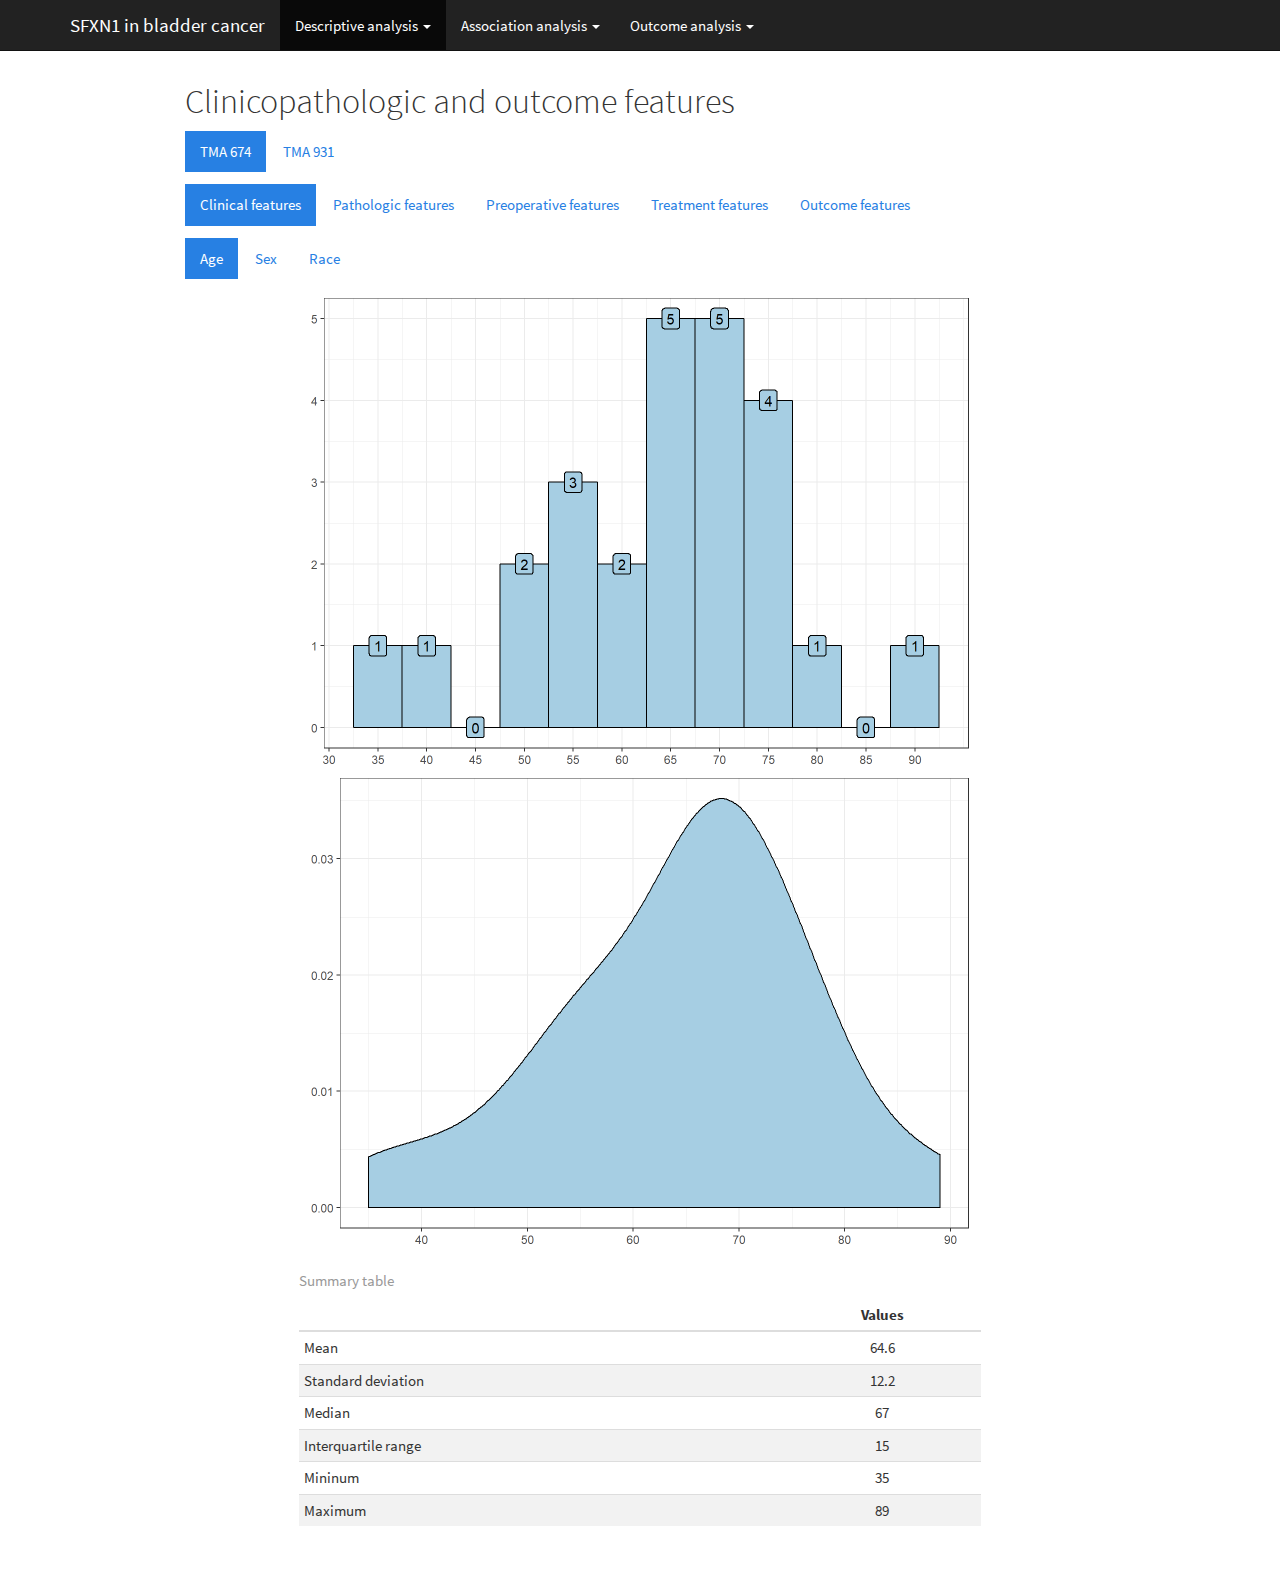
<file: descriptive_cpo.html>
<!DOCTYPE html>

<html xmlns="http://www.w3.org/1999/xhtml">

<head>

<meta charset="utf-8" />
<meta http-equiv="Content-Type" content="text/html; charset=utf-8" />
<meta name="generator" content="pandoc" />




<title></title>

<script src="site_libs/jquery-1.11.3/jquery.min.js"></script>
<meta name="viewport" content="width=device-width, initial-scale=1" />
<link href="site_libs/bootstrap-3.3.5/css/cosmo.min.css" rel="stylesheet" />
<script src="site_libs/bootstrap-3.3.5/js/bootstrap.min.js"></script>
<script src="site_libs/bootstrap-3.3.5/shim/html5shiv.min.js"></script>
<script src="site_libs/bootstrap-3.3.5/shim/respond.min.js"></script>
<script src="site_libs/navigation-1.1/tabsets.js"></script>
<link href="site_libs/highlightjs-1.1/default.css" rel="stylesheet" />
<script src="site_libs/highlightjs-1.1/highlight.js"></script>

<style type="text/css">code{white-space: pre;}</style>
<style type="text/css">
  pre:not([class]) {
    background-color: white;
  }
</style>
<script type="text/javascript">
if (window.hljs && document.readyState && document.readyState === "complete") {
   window.setTimeout(function() {
      hljs.initHighlighting();
   }, 0);
}
</script>



<style type="text/css">
h1 {
  font-size: 34px;
}
h1.title {
  font-size: 38px;
}
h2 {
  font-size: 30px;
}
h3 {
  font-size: 24px;
}
h4 {
  font-size: 18px;
}
h5 {
  font-size: 16px;
}
h6 {
  font-size: 12px;
}
.table th:not([align]) {
  text-align: left;
}
</style>

<link rel="stylesheet" href="style.css" type="text/css" />

</head>

<body>

<style type = "text/css">
.main-container {
  max-width: 940px;
  margin-left: auto;
  margin-right: auto;
}
code {
  color: inherit;
  background-color: rgba(0, 0, 0, 0.04);
}
img {
  max-width:100%;
  height: auto;
}
.tabbed-pane {
  padding-top: 12px;
}
button.code-folding-btn:focus {
  outline: none;
}
</style>


<style type="text/css">
/* padding for bootstrap navbar */
body {
  padding-top: 51px;
  padding-bottom: 40px;
}
/* offset scroll position for anchor links (for fixed navbar)  */
.section h1 {
  padding-top: 56px;
  margin-top: -56px;
}

.section h2 {
  padding-top: 56px;
  margin-top: -56px;
}
.section h3 {
  padding-top: 56px;
  margin-top: -56px;
}
.section h4 {
  padding-top: 56px;
  margin-top: -56px;
}
.section h5 {
  padding-top: 56px;
  margin-top: -56px;
}
.section h6 {
  padding-top: 56px;
  margin-top: -56px;
}
</style>

<script>
// manage active state of menu based on current page
$(document).ready(function () {
  // active menu anchor
  href = window.location.pathname
  href = href.substr(href.lastIndexOf('/') + 1)
  if (href === "")
    href = "index.html";
  var menuAnchor = $('a[href="' + href + '"]');

  // mark it active
  menuAnchor.parent().addClass('active');

  // if it's got a parent navbar menu mark it active as well
  menuAnchor.closest('li.dropdown').addClass('active');
});
</script>


<div class="container-fluid main-container">

<!-- tabsets -->
<script>
$(document).ready(function () {
  window.buildTabsets("TOC");
});
</script>

<!-- code folding -->






<div class="navbar navbar-default  navbar-fixed-top" role="navigation">
  <div class="container">
    <div class="navbar-header">
      <button type="button" class="navbar-toggle collapsed" data-toggle="collapse" data-target="#navbar">
        <span class="icon-bar"></span>
        <span class="icon-bar"></span>
        <span class="icon-bar"></span>
      </button>
      <a class="navbar-brand" href="index.html">SFXN1 in bladder cancer</a>
    </div>
    <div id="navbar" class="navbar-collapse collapse">
      <ul class="nav navbar-nav">
        <li class="dropdown">
  <a href="#" class="dropdown-toggle" data-toggle="dropdown" role="button" aria-expanded="false">
    Descriptive analysis
     
    <span class="caret"></span>
  </a>
  <ul class="dropdown-menu" role="menu">
    <li>
      <a href="descriptive_cpo.html">Clinicopathologic features</a>
    </li>
    <li>
      <a href="descriptive_marker.html">Marker expression features</a>
    </li>
  </ul>
</li>
<li class="dropdown">
  <a href="#" class="dropdown-toggle" data-toggle="dropdown" role="button" aria-expanded="false">
    Association analysis
     
    <span class="caret"></span>
  </a>
  <ul class="dropdown-menu" role="menu">
    <li>
      <a href="association_ext_med.html">By median extent</a>
    </li>
    <li>
      <a href="association_ext_max.html">By maximum extent</a>
    </li>
    <li>
      <a href="association_int_med.html">By median intensity</a>
    </li>
    <li>
      <a href="association_ext_max.html">By maximum intensity</a>
    </li>
    <li>
      <a href="association_h_med.html">By median H-score</a>
    </li>
    <li>
      <a href="association_h_max.html">By maximum H-score</a>
    </li>
  </ul>
</li>
<li class="dropdown">
  <a href="#" class="dropdown-toggle" data-toggle="dropdown" role="button" aria-expanded="false">
    Outcome analysis
     
    <span class="caret"></span>
  </a>
  <ul class="dropdown-menu" role="menu">
    <li>
      <a href="outcome_regression.html">Regression analysis</a>
    </li>
    <li>
      <a href="outcome_survival.html">Survival curves</a>
    </li>
  </ul>
</li>
      </ul>
      <ul class="nav navbar-nav navbar-right">
        
      </ul>
    </div><!--/.nav-collapse -->
  </div><!--/.container -->
</div><!--/.navbar -->

<div class="fluid-row" id="header">




</div>


<p> </p>
<div id="clinicopathologic-and-outcome-features" class="section level1 tabset tabset-pills tabset-fade">
<h1>Clinicopathologic and outcome features</h1>
<div id="tma-674" class="section level2 tabset tabset-pills tabset-fade">
<h2>TMA 674</h2>
<div id="clinical-features" class="section level3 tabset tabset-pills tabset-fade">
<h3>Clinical features</h3>
<div id="age" class="section level4">
<h4>Age</h4>
<p><img src="descriptive_cpo_files/figure-html/age.DF_674-1.png" width="672" style="display: block; margin: auto;" /><img src="descriptive_cpo_files/figure-html/age.DF_674-2.png" width="672" style="display: block; margin: auto;" /></p>
<table>
<caption>Summary table</caption>
<thead>
<tr class="header">
<th></th>
<th align="center">Values</th>
</tr>
</thead>
<tbody>
<tr class="odd">
<td>Mean</td>
<td align="center">64.6</td>
</tr>
<tr class="even">
<td>Standard deviation</td>
<td align="center">12.2</td>
</tr>
<tr class="odd">
<td>Median</td>
<td align="center">67</td>
</tr>
<tr class="even">
<td>Interquartile range</td>
<td align="center">15</td>
</tr>
<tr class="odd">
<td>Mininum</td>
<td align="center">35</td>
</tr>
<tr class="even">
<td>Maximum</td>
<td align="center">89</td>
</tr>
</tbody>
</table>
</div>
<div id="sex" class="section level4">
<h4>Sex</h4>
<p><img src="descriptive_cpo_files/figure-html/sex.DF_674-1.png" width="672" style="display: block; margin: auto;" /></p>
<table>
<caption>Summary table</caption>
<thead>
<tr class="header">
<th></th>
<th align="center">No. Cases (%)</th>
</tr>
</thead>
<tbody>
<tr class="odd">
<td>Female</td>
<td align="center">6 (24)</td>
</tr>
<tr class="even">
<td>Male</td>
<td align="center">19 (76)</td>
</tr>
</tbody>
</table>
</div>
<div id="race" class="section level4">
<h4>Race</h4>
<p><img src="descriptive_cpo_files/figure-html/race.DF_674-1.png" width="672" style="display: block; margin: auto;" /></p>
<table>
<caption>Summary table</caption>
<thead>
<tr class="header">
<th></th>
<th align="center">No. Cases (%)</th>
</tr>
</thead>
<tbody>
<tr class="odd">
<td>African-American</td>
<td align="center">4 (16)</td>
</tr>
<tr class="even">
<td>Caucasian</td>
<td align="center">21 (84)</td>
</tr>
</tbody>
</table>
</div>
</div>
<div id="pathologic-features" class="section level3 tabset tabset-pills tabset-fade">
<h3>Pathologic features</h3>
<div id="diagnosis" class="section level4">
<h4>Diagnosis</h4>
<p><img src="descriptive_cpo_files/figure-html/dx_spot.DF_674-1.png" width="672" style="display: block; margin: auto;" /></p>
<table>
<caption>Summary table</caption>
<thead>
<tr class="header">
<th></th>
<th align="center">No. Cases (%)</th>
</tr>
</thead>
<tbody>
<tr class="odd">
<td>Nontumor</td>
<td align="center">1 (4)</td>
</tr>
<tr class="even">
<td>CIS</td>
<td align="center">0 (0)</td>
</tr>
<tr class="odd">
<td>LG</td>
<td align="center">0 (0)</td>
</tr>
<tr class="even">
<td>Invasive</td>
<td align="center">24 (96)</td>
</tr>
</tbody>
</table>
</div>
<div id="pt-stage" class="section level4">
<h4>pT stage</h4>
<p><img src="descriptive_cpo_files/figure-html/stage_pt.DF_674-1.png" width="672" style="display: block; margin: auto;" /></p>
<table>
<caption>Summary table</caption>
<thead>
<tr class="header">
<th></th>
<th align="center">No. Cases (%)</th>
</tr>
</thead>
<tbody>
<tr class="odd">
<td>pTa/pTis</td>
<td align="center">1 (4)</td>
</tr>
<tr class="even">
<td>pT1</td>
<td align="center">4 (16)</td>
</tr>
<tr class="odd">
<td>pT2</td>
<td align="center">8 (32)</td>
</tr>
<tr class="even">
<td>pT3</td>
<td align="center">9 (36)</td>
</tr>
<tr class="odd">
<td>pT4</td>
<td align="center">3 (12)</td>
</tr>
</tbody>
</table>
</div>
<div id="clinical-stage" class="section level4">
<h4>Clinical stage</h4>
<p><img src="descriptive_cpo_files/figure-html/stage_clinical.DF_674-1.png" width="672" style="display: block; margin: auto;" /></p>
<table>
<caption>Summary table</caption>
<thead>
<tr class="header">
<th></th>
<th align="center">No. Cases (%)</th>
</tr>
</thead>
<tbody>
<tr class="odd">
<td>0</td>
<td align="center">1 (4)</td>
</tr>
<tr class="even">
<td>I</td>
<td align="center">4 (16)</td>
</tr>
<tr class="odd">
<td>II</td>
<td align="center">4 (16)</td>
</tr>
<tr class="even">
<td>III</td>
<td align="center">8 (32)</td>
</tr>
<tr class="odd">
<td>IV</td>
<td align="center">8 (32)</td>
</tr>
</tbody>
</table>
</div>
<div id="histologic-grade" class="section level4">
<h4>Histologic grade</h4>
<p><img src="descriptive_cpo_files/figure-html/grade.DF_674-1.png" width="672" style="display: block; margin: auto;" /></p>
<table>
<caption>Summary table</caption>
<thead>
<tr class="header">
<th></th>
<th align="center">No. Cases (%)</th>
</tr>
</thead>
<tbody>
<tr class="odd">
<td>Low grade</td>
<td align="center">0 (0)</td>
</tr>
<tr class="even">
<td>High grade</td>
<td align="center">25 (100)</td>
</tr>
</tbody>
</table>
</div>
<div id="cis" class="section level4">
<h4>CIS</h4>
<p><img src="descriptive_cpo_files/figure-html/CIS.DF_674-1.png" width="672" style="display: block; margin: auto;" /></p>
<table>
<caption>Summary table</caption>
<thead>
<tr class="header">
<th></th>
<th align="center">No. Cases (%)</th>
</tr>
</thead>
<tbody>
<tr class="odd">
<td>No</td>
<td align="center">14 (56)</td>
</tr>
<tr class="even">
<td>Yes</td>
<td align="center">11 (44)</td>
</tr>
</tbody>
</table>
</div>
<div id="lymphovascular-invasion" class="section level4">
<h4>Lymphovascular invasion</h4>
<p><img src="descriptive_cpo_files/figure-html/lvi.DF_674-1.png" width="672" style="display: block; margin: auto;" /></p>
<table>
<caption>Summary table</caption>
<thead>
<tr class="header">
<th></th>
<th align="center">No. Cases (%)</th>
</tr>
</thead>
<tbody>
<tr class="odd">
<td>No</td>
<td align="center">18 (72)</td>
</tr>
<tr class="even">
<td>Yes</td>
<td align="center">7 (28)</td>
</tr>
</tbody>
</table>
</div>
<div id="lymph-node-metastasis" class="section level4">
<h4>Lymph node metastasis</h4>
<p><img src="descriptive_cpo_files/figure-html/metastasis_lymph.DF_674-1.png" width="672" style="display: block; margin: auto;" /></p>
<table>
<caption>Summary table</caption>
<thead>
<tr class="header">
<th></th>
<th align="center">No. Cases (%)</th>
</tr>
</thead>
<tbody>
<tr class="odd">
<td>No</td>
<td align="center">16 (73)</td>
</tr>
<tr class="even">
<td>Yes</td>
<td align="center">6 (27)</td>
</tr>
</tbody>
</table>
</div>
</div>
<div id="preoperative-features" class="section level3 tabset tabset-pills tabset-fade">
<h3>Preoperative features</h3>
<div id="preop-cis" class="section level4">
<h4>Preop CIS</h4>
<p><img src="descriptive_cpo_files/figure-html/preop_cis.DF_674-1.png" width="672" style="display: block; margin: auto;" /></p>
<table>
<caption>Summary table</caption>
<thead>
<tr class="header">
<th></th>
<th align="center">No. Cases (%)</th>
</tr>
</thead>
<tbody>
<tr class="odd">
<td>No</td>
<td align="center">13 (54)</td>
</tr>
<tr class="even">
<td>Yes</td>
<td align="center">11 (46)</td>
</tr>
</tbody>
</table>
</div>
<div id="preop-procedure" class="section level4">
<h4>Preop procedure</h4>
<p><img src="descriptive_cpo_files/figure-html/preop_procedure.DF_674-1.png" width="672" style="display: block; margin: auto;" /></p>
<table>
<caption>Summary table</caption>
<thead>
<tr class="header">
<th></th>
<th align="center">No. Cases (%)</th>
</tr>
</thead>
<tbody>
<tr class="odd">
<td>Biopsy</td>
<td align="center">13 (54)</td>
</tr>
<tr class="even">
<td>TURBT</td>
<td align="center">11 (46)</td>
</tr>
</tbody>
</table>
</div>
<div id="preop-stage" class="section level4">
<h4>Preop stage</h4>
<p><img src="descriptive_cpo_files/figure-html/preop_stage.DF_674-1.png" width="672" style="display: block; margin: auto;" /></p>
<table>
<caption>Summary table</caption>
<thead>
<tr class="header">
<th></th>
<th align="center">No. Cases (%)</th>
</tr>
</thead>
<tbody>
<tr class="odd">
<td>pTa/pTis</td>
<td align="center">3 (12)</td>
</tr>
<tr class="even">
<td>pT1</td>
<td align="center">2 (8)</td>
</tr>
<tr class="odd">
<td>pT2</td>
<td align="center">13 (54)</td>
</tr>
<tr class="even">
<td>pT3</td>
<td align="center">5 (21)</td>
</tr>
<tr class="odd">
<td>pT4</td>
<td align="center">1 (4)</td>
</tr>
</tbody>
</table>
</div>
</div>
<div id="treatment-features" class="section level3 tabset tabset-pills tabset-fade">
<h3>Treatment features</h3>
<div id="preop-rtx" class="section level4">
<h4>Preop RTx</h4>
<p><img src="descriptive_cpo_files/figure-html/preop_rtx.DF_674-1.png" width="672" style="display: block; margin: auto;" /></p>
<table>
<caption>Summary table</caption>
<thead>
<tr class="header">
<th></th>
<th align="center">No. Cases (%)</th>
</tr>
</thead>
<tbody>
<tr class="odd">
<td>No</td>
<td align="center">24 (100)</td>
</tr>
<tr class="even">
<td>Yes</td>
<td align="center">0 (0)</td>
</tr>
</tbody>
</table>
</div>
<div id="preop-ctx" class="section level4">
<h4>Preop CTx</h4>
<p><img src="descriptive_cpo_files/figure-html/preop_ctx.DF_674-1.png" width="672" style="display: block; margin: auto;" /></p>
<table>
<caption>Summary table</caption>
<thead>
<tr class="header">
<th></th>
<th align="center">No. Cases (%)</th>
</tr>
</thead>
<tbody>
<tr class="odd">
<td>No</td>
<td align="center">23 (96)</td>
</tr>
<tr class="even">
<td>Yes</td>
<td align="center">1 (4)</td>
</tr>
</tbody>
</table>
</div>
<div id="intravesical-ctx" class="section level4">
<h4>Intravesical CTx</h4>
<p><img src="descriptive_cpo_files/figure-html/intravesical_ctx.DF_674-1.png" width="672" style="display: block; margin: auto;" /></p>
<table>
<caption>Summary table</caption>
<thead>
<tr class="header">
<th></th>
<th align="center">No. Cases (%)</th>
</tr>
</thead>
<tbody>
<tr class="odd">
<td>No</td>
<td align="center">15 (65)</td>
</tr>
<tr class="even">
<td>Yes</td>
<td align="center">8 (35)</td>
</tr>
</tbody>
</table>
</div>
<div id="intravesical-ctx-type" class="section level4">
<h4>Intravesical CTx type</h4>
<p><img src="descriptive_cpo_files/figure-html/intravesical_ctx_type.DF_674-1.png" width="672" style="display: block; margin: auto;" /></p>
<table>
<caption>Summary table</caption>
<thead>
<tr class="header">
<th></th>
<th align="center">No. Cases (%)</th>
</tr>
</thead>
<tbody>
<tr class="odd">
<td>BCG</td>
<td align="center">8 (100)</td>
</tr>
<tr class="even">
<td>MMC</td>
<td align="center">0 (0)</td>
</tr>
<tr class="odd">
<td>BCG+MMC</td>
<td align="center">0 (0)</td>
</tr>
</tbody>
</table>
</div>
<div id="postop-rtx" class="section level4">
<h4>Postop RTx</h4>
<p><img src="descriptive_cpo_files/figure-html/postop_rtx.DF_674-1.png" width="672" style="display: block; margin: auto;" /></p>
<table>
<caption>Summary table</caption>
<thead>
<tr class="header">
<th></th>
<th align="center">No. Cases (%)</th>
</tr>
</thead>
<tbody>
<tr class="odd">
<td>No</td>
<td align="center">22 (92)</td>
</tr>
<tr class="even">
<td>Yes</td>
<td align="center">2 (8)</td>
</tr>
</tbody>
</table>
</div>
<div id="postop-ctx" class="section level4">
<h4>Postop CTx</h4>
<p><img src="descriptive_cpo_files/figure-html/postop_ctx-1.png" width="672" style="display: block; margin: auto;" /></p>
<table>
<caption>Summary table</caption>
<thead>
<tr class="header">
<th></th>
<th align="center">No. Cases (%)</th>
</tr>
</thead>
<tbody>
<tr class="odd">
<td>No</td>
<td align="center">10 (42)</td>
</tr>
<tr class="even">
<td>Yes</td>
<td align="center">14 (58)</td>
</tr>
</tbody>
</table>
</div>
<div id="postop-ctx-type" class="section level4">
<h4>Postop CTx type</h4>
<p><img src="descriptive_cpo_files/figure-html/postop_ctx_type.DF_674-1.png" width="672" style="display: block; margin: auto;" /></p>
<table>
<caption>Summary table</caption>
<thead>
<tr class="header">
<th></th>
<th align="center">No. Cases (%)</th>
</tr>
</thead>
<tbody>
<tr class="odd">
<td>Adjuvant</td>
<td align="center">12 (86)</td>
</tr>
<tr class="even">
<td>Salvage</td>
<td align="center">2 (14)</td>
</tr>
</tbody>
</table>
</div>
</div>
<div id="outcome-features" class="section level3 tabset tabset-pills tabset-fade">
<h3>Outcome features</h3>
<div id="follow-up-in-months" class="section level4">
<h4>Follow-up, in months</h4>
<p><img src="descriptive_cpo_files/figure-html/fu_months.DF_674-1.png" width="672" style="display: block; margin: auto;" /><img src="descriptive_cpo_files/figure-html/fu_months.DF_674-2.png" width="672" style="display: block; margin: auto;" /></p>
<table>
<caption>Summary table</caption>
<thead>
<tr class="header">
<th></th>
<th align="center">Values</th>
</tr>
</thead>
<tbody>
<tr class="odd">
<td>Mean</td>
<td align="center">63.5</td>
</tr>
<tr class="even">
<td>Standard deviation</td>
<td align="center">58</td>
</tr>
<tr class="odd">
<td>Median</td>
<td align="center">40</td>
</tr>
<tr class="even">
<td>Interquartile range</td>
<td align="center">64</td>
</tr>
<tr class="odd">
<td>Mininum</td>
<td align="center">4</td>
</tr>
<tr class="even">
<td>Maximum</td>
<td align="center">215</td>
</tr>
</tbody>
</table>
</div>
<div id="tumor-progression" class="section level4">
<h4>Tumor progression</h4>
<p><img src="descriptive_cpo_files/figure-html/progression.DF_674-1.png" width="672" style="display: block; margin: auto;" /></p>
<table>
<caption>Summary table</caption>
<thead>
<tr class="header">
<th></th>
<th align="center">No. Cases (%)</th>
</tr>
</thead>
<tbody>
<tr class="odd">
<td>No tumor progression</td>
<td align="center">7 (39)</td>
</tr>
<tr class="even">
<td>Tumor progression</td>
<td align="center">11 (61)</td>
</tr>
</tbody>
</table>
</div>
<div id="visceral-metastasis" class="section level4">
<h4>Visceral metastasis</h4>
<p><img src="descriptive_cpo_files/figure-html/metastasis_visceral.DF_674-1.png" width="672" style="display: block; margin: auto;" /></p>
<table>
<caption>Summary table</caption>
<thead>
<tr class="header">
<th></th>
<th align="center">No. Cases (%)</th>
</tr>
</thead>
<tbody>
<tr class="odd">
<td>No</td>
<td align="center">14 (67)</td>
</tr>
<tr class="even">
<td>Yes</td>
<td align="center">7 (33)</td>
</tr>
</tbody>
</table>
</div>
<div id="overall-mortality" class="section level4">
<h4>Overall mortality</h4>
<p><img src="descriptive_cpo_files/figure-html/dead.DF_674-1.png" width="672" style="display: block; margin: auto;" /></p>
<table>
<caption>Summary table</caption>
<thead>
<tr class="header">
<th></th>
<th align="center">No. Cases (%)</th>
</tr>
</thead>
<tbody>
<tr class="odd">
<td>ANOD+AWD</td>
<td align="center">3 (12)</td>
</tr>
<tr class="even">
<td>DOC+DOD</td>
<td align="center">22 (88)</td>
</tr>
</tbody>
</table>
</div>
<div id="cancer-related-mortality" class="section level4">
<h4>Cancer-related mortality</h4>
<p><img src="descriptive_cpo_files/figure-html/dod.DF_674-1.png" width="672" style="display: block; margin: auto;" /></p>
<table>
<caption>Summary table</caption>
<thead>
<tr class="header">
<th></th>
<th align="center">No. Cases (%)</th>
</tr>
</thead>
<tbody>
<tr class="odd">
<td>ANOD+AWD+DOC</td>
<td align="center">7 (39)</td>
</tr>
<tr class="even">
<td>DOD</td>
<td align="center">11 (61)</td>
</tr>
</tbody>
</table>
</div>
</div>
</div>
<div id="tma-931" class="section level2 tabset tabset-pills tabset-fade">
<h2>TMA 931</h2>
<div id="clinical-features-1" class="section level3 tabset tabset-pills tabset-fade">
<h3>Clinical features</h3>
<div id="age-1" class="section level4">
<h4>Age</h4>
<p><img src="descriptive_cpo_files/figure-html/age.DF_931-1.png" width="672" style="display: block; margin: auto;" /><img src="descriptive_cpo_files/figure-html/age.DF_931-2.png" width="672" style="display: block; margin: auto;" /></p>
<table>
<caption>Summary table</caption>
<thead>
<tr class="header">
<th></th>
<th align="center">Values</th>
</tr>
</thead>
<tbody>
<tr class="odd">
<td>Mean</td>
<td align="center">72.1</td>
</tr>
<tr class="even">
<td>Standard deviation</td>
<td align="center">10.7</td>
</tr>
<tr class="odd">
<td>Median</td>
<td align="center">71.5</td>
</tr>
<tr class="even">
<td>Interquartile range</td>
<td align="center">20</td>
</tr>
<tr class="odd">
<td>Mininum</td>
<td align="center">56</td>
</tr>
<tr class="even">
<td>Maximum</td>
<td align="center">89</td>
</tr>
</tbody>
</table>
</div>
<div id="sex-1" class="section level4">
<h4>Sex</h4>
<p><img src="descriptive_cpo_files/figure-html/sex.DF_931-1.png" width="672" style="display: block; margin: auto;" /></p>
<table>
<caption>Summary table</caption>
<thead>
<tr class="header">
<th></th>
<th align="center">No. Cases (%)</th>
</tr>
</thead>
<tbody>
<tr class="odd">
<td>Female</td>
<td align="center">5 (18)</td>
</tr>
<tr class="even">
<td>Male</td>
<td align="center">23 (82)</td>
</tr>
</tbody>
</table>
</div>
</div>
<div id="pathologic-features-1" class="section level3 tabset tabset-pills tabset-fade">
<h3>Pathologic features</h3>
<div id="diagnosis-1" class="section level4">
<h4>Diagnosis</h4>
<p><img src="descriptive_cpo_files/figure-html/dx_spot.DF_931-1.png" width="672" style="display: block; margin: auto;" /></p>
<table>
<caption>Summary table</caption>
<thead>
<tr class="header">
<th></th>
<th align="center">No. Cases (%)</th>
</tr>
</thead>
<tbody>
<tr class="odd">
<td>Nontumor</td>
<td align="center">0 (0)</td>
</tr>
<tr class="even">
<td>CIS</td>
<td align="center">0 (0)</td>
</tr>
<tr class="odd">
<td>LG</td>
<td align="center">0 (0)</td>
</tr>
<tr class="even">
<td>Invasive</td>
<td align="center">28 (100)</td>
</tr>
</tbody>
</table>
</div>
<div id="pt-stage-1" class="section level4">
<h4>pT stage</h4>
<p><img src="descriptive_cpo_files/figure-html/stage_pt.DF_931-1.png" width="672" style="display: block; margin: auto;" /></p>
<table>
<caption>Summary table</caption>
<thead>
<tr class="header">
<th></th>
<th align="center">No. Cases (%)</th>
</tr>
</thead>
<tbody>
<tr class="odd">
<td>pTa/pTis</td>
<td align="center">3 (11)</td>
</tr>
<tr class="even">
<td>pT1</td>
<td align="center">22 (79)</td>
</tr>
<tr class="odd">
<td>pT2</td>
<td align="center">3 (11)</td>
</tr>
<tr class="even">
<td>pT3</td>
<td align="center">0 (0)</td>
</tr>
<tr class="odd">
<td>pT4</td>
<td align="center">0 (0)</td>
</tr>
</tbody>
</table>
</div>
</div>
<div id="treatment-features-1" class="section level3 tabset tabset-pills tabset-fade">
<h3>Treatment features</h3>
<div id="intravesical-ctx-1" class="section level4">
<h4>Intravesical CTx</h4>
<p><img src="descriptive_cpo_files/figure-html/intravesical_ctx.DF_931-1.png" width="672" style="display: block; margin: auto;" /></p>
<table>
<caption>Summary table</caption>
<thead>
<tr class="header">
<th></th>
<th align="center">No. Cases (%)</th>
</tr>
</thead>
<tbody>
<tr class="odd">
<td>No</td>
<td align="center">13 (46)</td>
</tr>
<tr class="even">
<td>Yes</td>
<td align="center">15 (54)</td>
</tr>
</tbody>
</table>
</div>
<div id="intravesical-ctx-type-1" class="section level4">
<h4>Intravesical CTx type</h4>
<p><img src="descriptive_cpo_files/figure-html/intravesical_ctx_type.DF_931-1.png" width="672" style="display: block; margin: auto;" /></p>
<table>
<caption>Summary table</caption>
<thead>
<tr class="header">
<th></th>
<th align="center">No. Cases (%)</th>
</tr>
</thead>
<tbody>
<tr class="odd">
<td>BCG</td>
<td align="center">8 (53)</td>
</tr>
<tr class="even">
<td>MMC</td>
<td align="center">1 (7)</td>
</tr>
<tr class="odd">
<td>BCG+MMC</td>
<td align="center">6 (40)</td>
</tr>
</tbody>
</table>
</div>
</div>
<div id="outcome-features-1" class="section level3 tabset tabset-pills tabset-fade">
<h3>Outcome features</h3>
<div id="follow-up-in-months-1" class="section level4">
<h4>Follow-up, in months</h4>
<p><img src="descriptive_cpo_files/figure-html/fu_months.DF_931-1.png" width="672" style="display: block; margin: auto;" /><img src="descriptive_cpo_files/figure-html/fu_months.DF_931-2.png" width="672" style="display: block; margin: auto;" /></p>
<table>
<caption>Summary table</caption>
<thead>
<tr class="header">
<th></th>
<th align="center">Values</th>
</tr>
</thead>
<tbody>
<tr class="odd">
<td>Mean</td>
<td align="center">35.6</td>
</tr>
<tr class="even">
<td>Standard deviation</td>
<td align="center">51.2</td>
</tr>
<tr class="odd">
<td>Median</td>
<td align="center">24</td>
</tr>
<tr class="even">
<td>Interquartile range</td>
<td align="center">39.8</td>
</tr>
<tr class="odd">
<td>Mininum</td>
<td align="center">3</td>
</tr>
<tr class="even">
<td>Maximum</td>
<td align="center">275</td>
</tr>
</tbody>
</table>
</div>
<div id="tumor-recurrence" class="section level4">
<h4>Tumor recurrence</h4>
<p><img src="descriptive_cpo_files/figure-html/recurrence.DF_931-1.png" width="672" style="display: block; margin: auto;" /></p>
<table>
<caption>Summary table</caption>
<thead>
<tr class="header">
<th></th>
<th align="center">No. Cases (%)</th>
</tr>
</thead>
<tbody>
<tr class="odd">
<td>No tumor recurrence</td>
<td align="center">11 (39)</td>
</tr>
<tr class="even">
<td>Tumor recurrence</td>
<td align="center">17 (61)</td>
</tr>
</tbody>
</table>
</div>
<div id="tumor-progression-1" class="section level4">
<h4>Tumor progression</h4>
<p><img src="descriptive_cpo_files/figure-html/progression.DF_931-1.png" width="672" style="display: block; margin: auto;" /></p>
<table>
<caption>Summary table</caption>
<thead>
<tr class="header">
<th></th>
<th align="center">No. Cases (%)</th>
</tr>
</thead>
<tbody>
<tr class="odd">
<td>No tumor progression</td>
<td align="center">23 (82)</td>
</tr>
<tr class="even">
<td>Tumor progression</td>
<td align="center">5 (18)</td>
</tr>
</tbody>
</table>
</div>
<div id="overall-mortality-1" class="section level4">
<h4>Overall mortality</h4>
<p><img src="descriptive_cpo_files/figure-html/dead.DF_931-1.png" width="672" style="display: block; margin: auto;" /></p>
<table>
<caption>Summary table</caption>
<thead>
<tr class="header">
<th></th>
<th align="center">No. Cases (%)</th>
</tr>
</thead>
<tbody>
<tr class="odd">
<td>ANOD+AWD</td>
<td align="center">22 (79)</td>
</tr>
<tr class="even">
<td>DOC+DOD</td>
<td align="center">6 (21)</td>
</tr>
</tbody>
</table>
</div>
</div>
</div>
</div>




</div>

<script>

// add bootstrap table styles to pandoc tables
function bootstrapStylePandocTables() {
  $('tr.header').parent('thead').parent('table').addClass('table table-condensed');
}
$(document).ready(function () {
  bootstrapStylePandocTables();
});


</script>

<!-- dynamically load mathjax for compatibility with self-contained -->
<script>
  (function () {
    var script = document.createElement("script");
    script.type = "text/javascript";
    script.src  = "https://mathjax.rstudio.com/latest/MathJax.js?config=TeX-AMS-MML_HTMLorMML";
    document.getElementsByTagName("head")[0].appendChild(script);
  })();
</script>

</body>
</html>
</file>
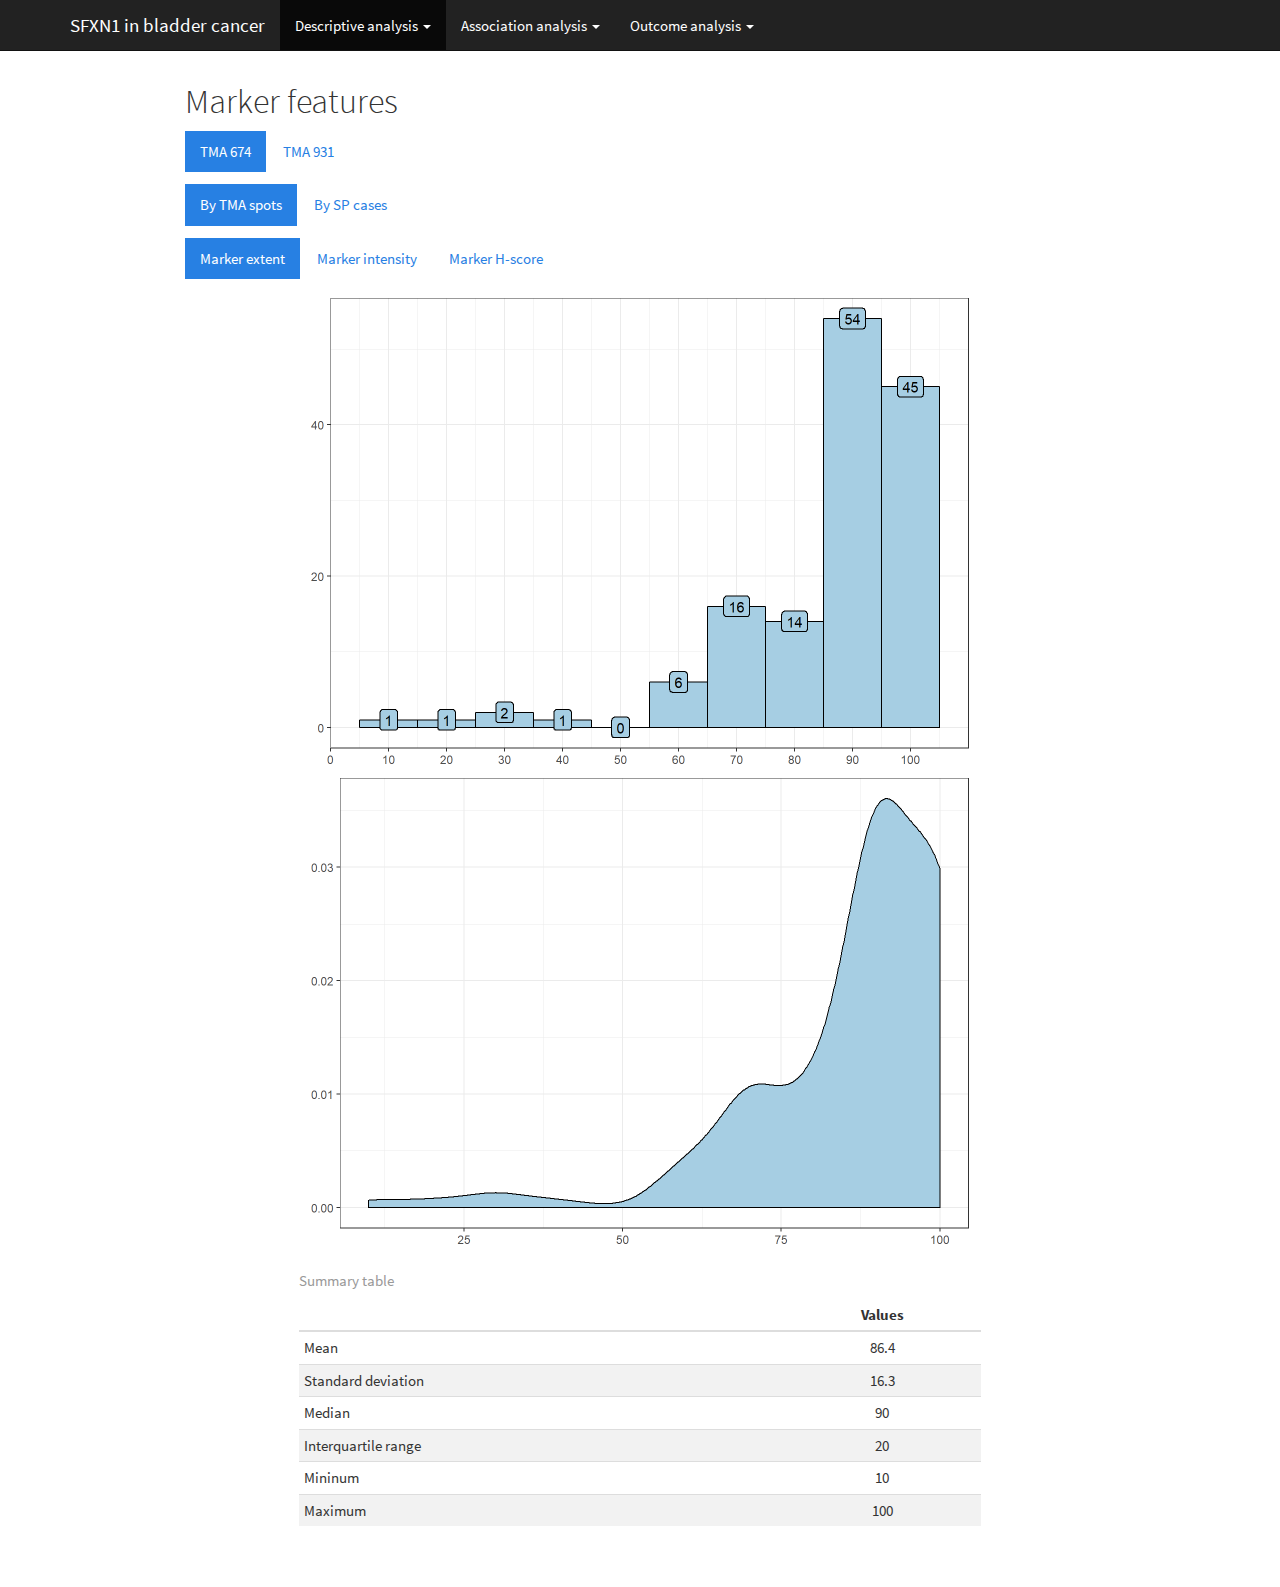
<file: descriptive_marker.html>
<!DOCTYPE html>

<html xmlns="http://www.w3.org/1999/xhtml">

<head>

<meta charset="utf-8" />
<meta http-equiv="Content-Type" content="text/html; charset=utf-8" />
<meta name="generator" content="pandoc" />




<title></title>

<script src="site_libs/jquery-1.11.3/jquery.min.js"></script>
<meta name="viewport" content="width=device-width, initial-scale=1" />
<link href="site_libs/bootstrap-3.3.5/css/cosmo.min.css" rel="stylesheet" />
<script src="site_libs/bootstrap-3.3.5/js/bootstrap.min.js"></script>
<script src="site_libs/bootstrap-3.3.5/shim/html5shiv.min.js"></script>
<script src="site_libs/bootstrap-3.3.5/shim/respond.min.js"></script>
<script src="site_libs/navigation-1.1/tabsets.js"></script>
<link href="site_libs/highlightjs-1.1/default.css" rel="stylesheet" />
<script src="site_libs/highlightjs-1.1/highlight.js"></script>

<style type="text/css">code{white-space: pre;}</style>
<style type="text/css">
  pre:not([class]) {
    background-color: white;
  }
</style>
<script type="text/javascript">
if (window.hljs && document.readyState && document.readyState === "complete") {
   window.setTimeout(function() {
      hljs.initHighlighting();
   }, 0);
}
</script>



<style type="text/css">
h1 {
  font-size: 34px;
}
h1.title {
  font-size: 38px;
}
h2 {
  font-size: 30px;
}
h3 {
  font-size: 24px;
}
h4 {
  font-size: 18px;
}
h5 {
  font-size: 16px;
}
h6 {
  font-size: 12px;
}
.table th:not([align]) {
  text-align: left;
}
</style>

<link rel="stylesheet" href="style.css" type="text/css" />

</head>

<body>

<style type = "text/css">
.main-container {
  max-width: 940px;
  margin-left: auto;
  margin-right: auto;
}
code {
  color: inherit;
  background-color: rgba(0, 0, 0, 0.04);
}
img {
  max-width:100%;
  height: auto;
}
.tabbed-pane {
  padding-top: 12px;
}
button.code-folding-btn:focus {
  outline: none;
}
</style>


<style type="text/css">
/* padding for bootstrap navbar */
body {
  padding-top: 51px;
  padding-bottom: 40px;
}
/* offset scroll position for anchor links (for fixed navbar)  */
.section h1 {
  padding-top: 56px;
  margin-top: -56px;
}

.section h2 {
  padding-top: 56px;
  margin-top: -56px;
}
.section h3 {
  padding-top: 56px;
  margin-top: -56px;
}
.section h4 {
  padding-top: 56px;
  margin-top: -56px;
}
.section h5 {
  padding-top: 56px;
  margin-top: -56px;
}
.section h6 {
  padding-top: 56px;
  margin-top: -56px;
}
</style>

<script>
// manage active state of menu based on current page
$(document).ready(function () {
  // active menu anchor
  href = window.location.pathname
  href = href.substr(href.lastIndexOf('/') + 1)
  if (href === "")
    href = "index.html";
  var menuAnchor = $('a[href="' + href + '"]');

  // mark it active
  menuAnchor.parent().addClass('active');

  // if it's got a parent navbar menu mark it active as well
  menuAnchor.closest('li.dropdown').addClass('active');
});
</script>


<div class="container-fluid main-container">

<!-- tabsets -->
<script>
$(document).ready(function () {
  window.buildTabsets("TOC");
});
</script>

<!-- code folding -->






<div class="navbar navbar-default  navbar-fixed-top" role="navigation">
  <div class="container">
    <div class="navbar-header">
      <button type="button" class="navbar-toggle collapsed" data-toggle="collapse" data-target="#navbar">
        <span class="icon-bar"></span>
        <span class="icon-bar"></span>
        <span class="icon-bar"></span>
      </button>
      <a class="navbar-brand" href="index.html">SFXN1 in bladder cancer</a>
    </div>
    <div id="navbar" class="navbar-collapse collapse">
      <ul class="nav navbar-nav">
        <li class="dropdown">
  <a href="#" class="dropdown-toggle" data-toggle="dropdown" role="button" aria-expanded="false">
    Descriptive analysis
     
    <span class="caret"></span>
  </a>
  <ul class="dropdown-menu" role="menu">
    <li>
      <a href="descriptive_cpo.html">Clinicopathologic features</a>
    </li>
    <li>
      <a href="descriptive_marker.html">Marker expression features</a>
    </li>
  </ul>
</li>
<li class="dropdown">
  <a href="#" class="dropdown-toggle" data-toggle="dropdown" role="button" aria-expanded="false">
    Association analysis
     
    <span class="caret"></span>
  </a>
  <ul class="dropdown-menu" role="menu">
    <li>
      <a href="association_ext_med.html">By median extent</a>
    </li>
    <li>
      <a href="association_ext_max.html">By maximum extent</a>
    </li>
    <li>
      <a href="association_int_med.html">By median intensity</a>
    </li>
    <li>
      <a href="association_ext_max.html">By maximum intensity</a>
    </li>
    <li>
      <a href="association_h_med.html">By median H-score</a>
    </li>
    <li>
      <a href="association_h_max.html">By maximum H-score</a>
    </li>
  </ul>
</li>
<li class="dropdown">
  <a href="#" class="dropdown-toggle" data-toggle="dropdown" role="button" aria-expanded="false">
    Outcome analysis
     
    <span class="caret"></span>
  </a>
  <ul class="dropdown-menu" role="menu">
    <li>
      <a href="outcome_regression.html">Regression analysis</a>
    </li>
    <li>
      <a href="outcome_survival.html">Survival curves</a>
    </li>
  </ul>
</li>
      </ul>
      <ul class="nav navbar-nav navbar-right">
        
      </ul>
    </div><!--/.nav-collapse -->
  </div><!--/.container -->
</div><!--/.navbar -->

<div class="fluid-row" id="header">




</div>


<p> </p>
<div id="marker-features" class="section level1 tabset tabset-pills tabset-fade">
<h1>Marker features</h1>
<div id="tma-674" class="section level2 tabset tabset-pills tabset-fade">
<h2>TMA 674</h2>
<div id="by-tma-spots" class="section level3 tabset tabset-pills tabset-fade">
<h3>By TMA spots</h3>
<div id="marker-extent" class="section level4">
<h4>Marker extent</h4>
<p><img src="descriptive_marker_files/figure-html/SFXN1_extent.SFXN1_674-1.png" width="672" style="display: block; margin: auto;" /><img src="descriptive_marker_files/figure-html/SFXN1_extent.SFXN1_674-2.png" width="672" style="display: block; margin: auto;" /></p>
<table>
<caption>Summary table</caption>
<thead>
<tr class="header">
<th></th>
<th align="center">Values</th>
</tr>
</thead>
<tbody>
<tr class="odd">
<td>Mean</td>
<td align="center">86.4</td>
</tr>
<tr class="even">
<td>Standard deviation</td>
<td align="center">16.3</td>
</tr>
<tr class="odd">
<td>Median</td>
<td align="center">90</td>
</tr>
<tr class="even">
<td>Interquartile range</td>
<td align="center">20</td>
</tr>
<tr class="odd">
<td>Mininum</td>
<td align="center">10</td>
</tr>
<tr class="even">
<td>Maximum</td>
<td align="center">100</td>
</tr>
</tbody>
</table>
</div>
<div id="marker-intensity" class="section level4">
<h4>Marker intensity</h4>
<p><img src="descriptive_marker_files/figure-html/SFXN1_intensity.SFXN1_674-1.png" width="672" style="display: block; margin: auto;" /></p>
<table>
<caption>Summary table</caption>
<thead>
<tr class="header">
<th></th>
<th align="center">No. Cases (%)</th>
</tr>
</thead>
<tbody>
<tr class="odd">
<td>1</td>
<td align="center">9 (6)</td>
</tr>
<tr class="even">
<td>2</td>
<td align="center">80 (57)</td>
</tr>
<tr class="odd">
<td>3</td>
<td align="center">51 (36)</td>
</tr>
</tbody>
</table>
</div>
<div id="marker-h-score" class="section level4">
<h4>Marker H-score</h4>
<p><img src="descriptive_marker_files/figure-html/SFXN1_h.SFXN1_674-1.png" width="672" style="display: block; margin: auto;" /><img src="descriptive_marker_files/figure-html/SFXN1_h.SFXN1_674-2.png" width="672" style="display: block; margin: auto;" /></p>
<table>
<caption>Summary table</caption>
<thead>
<tr class="header">
<th></th>
<th align="center">Values</th>
</tr>
</thead>
<tbody>
<tr class="odd">
<td>Mean</td>
<td align="center">203.8</td>
</tr>
<tr class="even">
<td>Standard deviation</td>
<td align="center">74.4</td>
</tr>
<tr class="odd">
<td>Median</td>
<td align="center">180</td>
</tr>
<tr class="even">
<td>Interquartile range</td>
<td align="center">117.5</td>
</tr>
<tr class="odd">
<td>Mininum</td>
<td align="center">10</td>
</tr>
<tr class="even">
<td>Maximum</td>
<td align="center">300</td>
</tr>
</tbody>
</table>
</div>
</div>
<div id="by-sp-cases" class="section level3 tabset tabset-pills tabset-fade">
<h3>By SP cases</h3>
<div id="by-median-value" class="section level4 tabset tabset-pills tabset-fade">
<h4>By median value</h4>
<div id="marker-extent-1" class="section level5">
<h5>Marker extent</h5>
<p><img src="descriptive_marker_files/figure-html/SFXN1_ext_med.DF_674-1.png" width="672" style="display: block; margin: auto;" /><img src="descriptive_marker_files/figure-html/SFXN1_ext_med.DF_674-2.png" width="672" style="display: block; margin: auto;" /></p>
<table>
<caption>Summary table</caption>
<thead>
<tr class="header">
<th></th>
<th align="center">Values</th>
</tr>
</thead>
<tbody>
<tr class="odd">
<td>Mean</td>
<td align="center">82</td>
</tr>
<tr class="even">
<td>Standard deviation</td>
<td align="center">15.5</td>
</tr>
<tr class="odd">
<td>Median</td>
<td align="center">90</td>
</tr>
<tr class="even">
<td>Interquartile range</td>
<td align="center">20</td>
</tr>
<tr class="odd">
<td>Mininum</td>
<td align="center">30</td>
</tr>
<tr class="even">
<td>Maximum</td>
<td align="center">100</td>
</tr>
</tbody>
</table>
</div>
<div id="marker-intensity-1" class="section level5">
<h5>Marker intensity</h5>
<p><img src="descriptive_marker_files/figure-html/SFXN1_int_med.DF_674-1.png" width="672" style="display: block; margin: auto;" /></p>
<table>
<caption>Summary table</caption>
<thead>
<tr class="header">
<th></th>
<th align="center">No. Cases (%)</th>
</tr>
</thead>
<tbody>
<tr class="odd">
<td>1</td>
<td align="center">2 (8)</td>
</tr>
<tr class="even">
<td>2</td>
<td align="center">17 (68)</td>
</tr>
<tr class="odd">
<td>2.5</td>
<td align="center">1 (4)</td>
</tr>
<tr class="even">
<td>3</td>
<td align="center">5 (20)</td>
</tr>
</tbody>
</table>
</div>
<div id="marker-h-score-1" class="section level5">
<h5>Marker H-score</h5>
<p><img src="descriptive_marker_files/figure-html/SFXN1_h_med.DF_674-1.png" width="672" style="display: block; margin: auto;" /><img src="descriptive_marker_files/figure-html/SFXN1_h_med.DF_674-2.png" width="672" style="display: block; margin: auto;" /></p>
<table>
<caption>Summary table</caption>
<thead>
<tr class="header">
<th></th>
<th align="center">Values</th>
</tr>
</thead>
<tbody>
<tr class="odd">
<td>Mean</td>
<td align="center">176.4</td>
</tr>
<tr class="even">
<td>Standard deviation</td>
<td align="center">64.7</td>
</tr>
<tr class="odd">
<td>Median</td>
<td align="center">180</td>
</tr>
<tr class="even">
<td>Interquartile range</td>
<td align="center">60</td>
</tr>
<tr class="odd">
<td>Mininum</td>
<td align="center">40</td>
</tr>
<tr class="even">
<td>Maximum</td>
<td align="center">300</td>
</tr>
</tbody>
</table>
</div>
</div>
<div id="by-maximum-value" class="section level4 tabset tabset-pills tabset-fade">
<h4>By maximum value</h4>
<div id="marker-extent-2" class="section level5">
<h5>Marker extent</h5>
<p><img src="descriptive_marker_files/figure-html/SFXN1_ext_max.DF_674-1.png" width="672" style="display: block; margin: auto;" /><img src="descriptive_marker_files/figure-html/SFXN1_ext_max.DF_674-2.png" width="672" style="display: block; margin: auto;" /></p>
<table>
<caption>Summary table</caption>
<thead>
<tr class="header">
<th></th>
<th align="center">Values</th>
</tr>
</thead>
<tbody>
<tr class="odd">
<td>Mean</td>
<td align="center">90.4</td>
</tr>
<tr class="even">
<td>Standard deviation</td>
<td align="center">16.2</td>
</tr>
<tr class="odd">
<td>Median</td>
<td align="center">100</td>
</tr>
<tr class="even">
<td>Interquartile range</td>
<td align="center">10</td>
</tr>
<tr class="odd">
<td>Mininum</td>
<td align="center">30</td>
</tr>
<tr class="even">
<td>Maximum</td>
<td align="center">100</td>
</tr>
</tbody>
</table>
</div>
<div id="marker-intensity-2" class="section level5">
<h5>Marker intensity</h5>
<p><img src="descriptive_marker_files/figure-html/SFXN1_int_max.DF_674-1.png" width="672" style="display: block; margin: auto;" /></p>
<table>
<caption>Summary table</caption>
<thead>
<tr class="header">
<th></th>
<th align="center">No. Cases (%)</th>
</tr>
</thead>
<tbody>
<tr class="odd">
<td>1</td>
<td align="center">1 (4)</td>
</tr>
<tr class="even">
<td>2</td>
<td align="center">14 (56)</td>
</tr>
<tr class="odd">
<td>3</td>
<td align="center">10 (40)</td>
</tr>
</tbody>
</table>
</div>
<div id="marker-h-score-2" class="section level5">
<h5>Marker H-score</h5>
<p><img src="descriptive_marker_files/figure-html/SFXN1_h_max.DF_674-1.png" width="672" style="display: block; margin: auto;" /><img src="descriptive_marker_files/figure-html/SFXN1_h_max.DF_674-2.png" width="672" style="display: block; margin: auto;" /></p>
<table>
<caption>Summary table</caption>
<thead>
<tr class="header">
<th></th>
<th align="center">Values</th>
</tr>
</thead>
<tbody>
<tr class="odd">
<td>Mean</td>
<td align="center">215.6</td>
</tr>
<tr class="even">
<td>Standard deviation</td>
<td align="center">70.4</td>
</tr>
<tr class="odd">
<td>Median</td>
<td align="center">200</td>
</tr>
<tr class="even">
<td>Interquartile range</td>
<td align="center">120</td>
</tr>
<tr class="odd">
<td>Mininum</td>
<td align="center">60</td>
</tr>
<tr class="even">
<td>Maximum</td>
<td align="center">300</td>
</tr>
</tbody>
</table>
</div>
</div>
</div>
</div>
<div id="tma-931" class="section level2 tabset tabset-pills tabset-fade">
<h2>TMA 931</h2>
<div id="by-tma-spots-1" class="section level3 tabset tabset-pills tabset-fade">
<h3>By TMA spots</h3>
<div id="marker-extent-3" class="section level4">
<h4>Marker extent</h4>
<p><img src="descriptive_marker_files/figure-html/SFXN1_extent.SFXN1_931-1.png" width="672" style="display: block; margin: auto;" /><img src="descriptive_marker_files/figure-html/SFXN1_extent.SFXN1_931-2.png" width="672" style="display: block; margin: auto;" /></p>
<table>
<caption>Summary table</caption>
<thead>
<tr class="header">
<th></th>
<th align="center">Values</th>
</tr>
</thead>
<tbody>
<tr class="odd">
<td>Mean</td>
<td align="center">43.5</td>
</tr>
<tr class="even">
<td>Standard deviation</td>
<td align="center">28.3</td>
</tr>
<tr class="odd">
<td>Median</td>
<td align="center">40</td>
</tr>
<tr class="even">
<td>Interquartile range</td>
<td align="center">50</td>
</tr>
<tr class="odd">
<td>Mininum</td>
<td align="center">0</td>
</tr>
<tr class="even">
<td>Maximum</td>
<td align="center">100</td>
</tr>
</tbody>
</table>
</div>
<div id="marker-intensity-3" class="section level4">
<h4>Marker intensity</h4>
<p><img src="descriptive_marker_files/figure-html/SFXN1_intensity.SFXN1_931-1.png" width="672" style="display: block; margin: auto;" /></p>
<table>
<caption>Summary table</caption>
<thead>
<tr class="header">
<th></th>
<th align="center">No. Cases (%)</th>
</tr>
</thead>
<tbody>
<tr class="odd">
<td>0</td>
<td align="center">30 (13)</td>
</tr>
<tr class="even">
<td>1</td>
<td align="center">143 (62)</td>
</tr>
<tr class="odd">
<td>2</td>
<td align="center">52 (23)</td>
</tr>
<tr class="even">
<td>3</td>
<td align="center">5 (2)</td>
</tr>
</tbody>
</table>
</div>
<div id="marker-h-score-3" class="section level4">
<h4>Marker H-score</h4>
<p><img src="descriptive_marker_files/figure-html/SFXN1_h.SFXN1_931-1.png" width="672" style="display: block; margin: auto;" /><img src="descriptive_marker_files/figure-html/SFXN1_h.SFXN1_931-2.png" width="672" style="display: block; margin: auto;" /></p>
<table>
<caption>Summary table</caption>
<thead>
<tr class="header">
<th></th>
<th align="center">Values</th>
</tr>
</thead>
<tbody>
<tr class="odd">
<td>Mean</td>
<td align="center">60.1</td>
</tr>
<tr class="even">
<td>Standard deviation</td>
<td align="center">52.4</td>
</tr>
<tr class="odd">
<td>Median</td>
<td align="center">60</td>
</tr>
<tr class="even">
<td>Interquartile range</td>
<td align="center">60</td>
</tr>
<tr class="odd">
<td>Mininum</td>
<td align="center">0</td>
</tr>
<tr class="even">
<td>Maximum</td>
<td align="center">270</td>
</tr>
</tbody>
</table>
</div>
</div>
<div id="by-sp-cases-1" class="section level3 tabset tabset-pills tabset-fade">
<h3>By SP cases</h3>
<div id="by-median-value-1" class="section level4 tabset tabset-pills tabset-fade">
<h4>By median value</h4>
<div id="marker-extent-4" class="section level5">
<h5>Marker extent</h5>
<p><img src="descriptive_marker_files/figure-html/SFXN1_ext_med.DF_931-1.png" width="672" style="display: block; margin: auto;" /><img src="descriptive_marker_files/figure-html/SFXN1_ext_med.DF_931-2.png" width="672" style="display: block; margin: auto;" /></p>
<table>
<caption>Summary table</caption>
<thead>
<tr class="header">
<th></th>
<th align="center">Values</th>
</tr>
</thead>
<tbody>
<tr class="odd">
<td>Mean</td>
<td align="center">44.6</td>
</tr>
<tr class="even">
<td>Standard deviation</td>
<td align="center">25.7</td>
</tr>
<tr class="odd">
<td>Median</td>
<td align="center">45</td>
</tr>
<tr class="even">
<td>Interquartile range</td>
<td align="center">20</td>
</tr>
<tr class="odd">
<td>Mininum</td>
<td align="center">0</td>
</tr>
<tr class="even">
<td>Maximum</td>
<td align="center">90</td>
</tr>
</tbody>
</table>
</div>
<div id="marker-intensity-4" class="section level5">
<h5>Marker intensity</h5>
<p><img src="descriptive_marker_files/figure-html/SFXN1_int_med.DF_931-1.png" width="672" style="display: block; margin: auto;" /></p>
<table>
<caption>Summary table</caption>
<thead>
<tr class="header">
<th></th>
<th align="center">No. Cases (%)</th>
</tr>
</thead>
<tbody>
<tr class="odd">
<td>0</td>
<td align="center">3 (12)</td>
</tr>
<tr class="even">
<td>1</td>
<td align="center">13 (52)</td>
</tr>
<tr class="odd">
<td>1.5</td>
<td align="center">3 (12)</td>
</tr>
<tr class="even">
<td>2</td>
<td align="center">5 (20)</td>
</tr>
<tr class="odd">
<td>3</td>
<td align="center">1 (4)</td>
</tr>
</tbody>
</table>
</div>
<div id="marker-h-score-4" class="section level5">
<h5>Marker H-score</h5>
<p><img src="descriptive_marker_files/figure-html/SFXN1_h_med.DF_931-1.png" width="672" style="display: block; margin: auto;" /><img src="descriptive_marker_files/figure-html/SFXN1_h_med.DF_931-2.png" width="672" style="display: block; margin: auto;" /></p>
<table>
<caption>Summary table</caption>
<thead>
<tr class="header">
<th></th>
<th align="center">Values</th>
</tr>
</thead>
<tbody>
<tr class="odd">
<td>Mean</td>
<td align="center">71.8</td>
</tr>
<tr class="even">
<td>Standard deviation</td>
<td align="center">61.5</td>
</tr>
<tr class="odd">
<td>Median</td>
<td align="center">60</td>
</tr>
<tr class="even">
<td>Interquartile range</td>
<td align="center">70</td>
</tr>
<tr class="odd">
<td>Mininum</td>
<td align="center">0</td>
</tr>
<tr class="even">
<td>Maximum</td>
<td align="center">270</td>
</tr>
</tbody>
</table>
</div>
</div>
<div id="by-maximum-value-1" class="section level4 tabset tabset-pills tabset-fade">
<h4>By maximum value</h4>
<div id="marker-extent-5" class="section level5">
<h5>Marker extent</h5>
<p><img src="descriptive_marker_files/figure-html/SFXN1_ext_max.DF_931-1.png" width="672" style="display: block; margin: auto;" /><img src="descriptive_marker_files/figure-html/SFXN1_ext_max.DF_931-2.png" width="672" style="display: block; margin: auto;" /></p>
<table>
<caption>Summary table</caption>
<thead>
<tr class="header">
<th></th>
<th align="center">Values</th>
</tr>
</thead>
<tbody>
<tr class="odd">
<td>Mean</td>
<td align="center">55.6</td>
</tr>
<tr class="even">
<td>Standard deviation</td>
<td align="center">26.8</td>
</tr>
<tr class="odd">
<td>Median</td>
<td align="center">60</td>
</tr>
<tr class="even">
<td>Interquartile range</td>
<td align="center">40</td>
</tr>
<tr class="odd">
<td>Mininum</td>
<td align="center">10</td>
</tr>
<tr class="even">
<td>Maximum</td>
<td align="center">90</td>
</tr>
</tbody>
</table>
</div>
<div id="marker-intensity-5" class="section level5">
<h5>Marker intensity</h5>
<p><img src="descriptive_marker_files/figure-html/SFXN1_int_max.DF_931-1.png" width="672" style="display: block; margin: auto;" /></p>
<table>
<caption>Summary table</caption>
<thead>
<tr class="header">
<th></th>
<th align="center">No. Cases (%)</th>
</tr>
</thead>
<tbody>
<tr class="odd">
<td>1</td>
<td align="center">12 (48)</td>
</tr>
<tr class="even">
<td>2</td>
<td align="center">9 (36)</td>
</tr>
<tr class="odd">
<td>3</td>
<td align="center">4 (16)</td>
</tr>
</tbody>
</table>
</div>
<div id="marker-h-score-5" class="section level5">
<h5>Marker H-score</h5>
<p><img src="descriptive_marker_files/figure-html/SFXN1_h_max.DF_931-1.png" width="672" style="display: block; margin: auto;" /><img src="descriptive_marker_files/figure-html/SFXN1_h_max.DF_931-2.png" width="672" style="display: block; margin: auto;" /></p>
<table>
<caption>Summary table</caption>
<thead>
<tr class="header">
<th></th>
<th align="center">Values</th>
</tr>
</thead>
<tbody>
<tr class="odd">
<td>Mean</td>
<td align="center">93.2</td>
</tr>
<tr class="even">
<td>Standard deviation</td>
<td align="center">75.5</td>
</tr>
<tr class="odd">
<td>Median</td>
<td align="center">70</td>
</tr>
<tr class="even">
<td>Interquartile range</td>
<td align="center">120</td>
</tr>
<tr class="odd">
<td>Mininum</td>
<td align="center">10</td>
</tr>
<tr class="even">
<td>Maximum</td>
<td align="center">270</td>
</tr>
</tbody>
</table>
</div>
</div>
</div>
</div>
</div>




</div>

<script>

// add bootstrap table styles to pandoc tables
function bootstrapStylePandocTables() {
  $('tr.header').parent('thead').parent('table').addClass('table table-condensed');
}
$(document).ready(function () {
  bootstrapStylePandocTables();
});


</script>

<!-- dynamically load mathjax for compatibility with self-contained -->
<script>
  (function () {
    var script = document.createElement("script");
    script.type = "text/javascript";
    script.src  = "https://mathjax.rstudio.com/latest/MathJax.js?config=TeX-AMS-MML_HTMLorMML";
    document.getElementsByTagName("head")[0].appendChild(script);
  })();
</script>

</body>
</html>
</file>
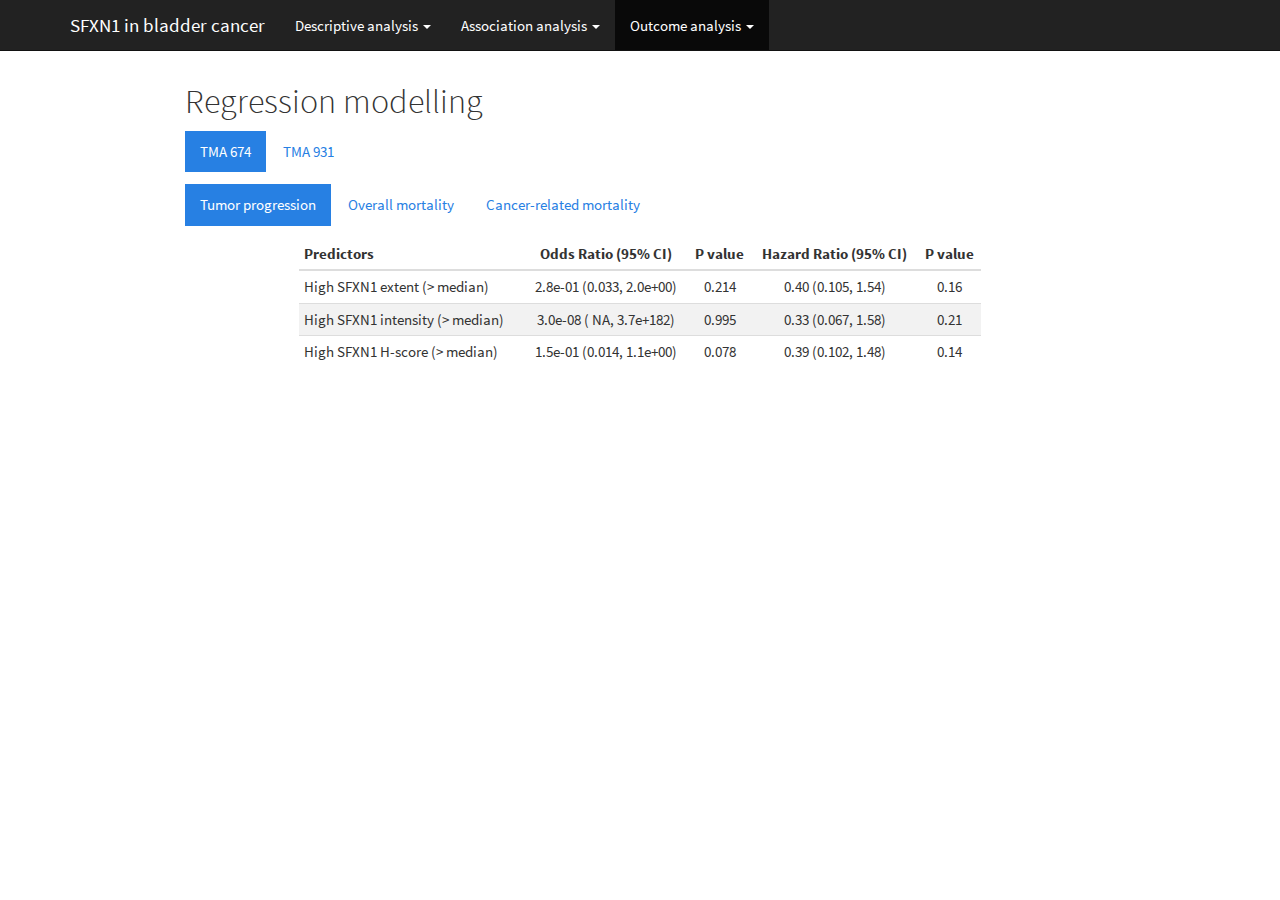
<file: outcome_regression.html>
<!DOCTYPE html>

<html xmlns="http://www.w3.org/1999/xhtml">

<head>

<meta charset="utf-8" />
<meta http-equiv="Content-Type" content="text/html; charset=utf-8" />
<meta name="generator" content="pandoc" />




<title></title>

<script src="site_libs/jquery-1.11.3/jquery.min.js"></script>
<meta name="viewport" content="width=device-width, initial-scale=1" />
<link href="site_libs/bootstrap-3.3.5/css/cosmo.min.css" rel="stylesheet" />
<script src="site_libs/bootstrap-3.3.5/js/bootstrap.min.js"></script>
<script src="site_libs/bootstrap-3.3.5/shim/html5shiv.min.js"></script>
<script src="site_libs/bootstrap-3.3.5/shim/respond.min.js"></script>
<script src="site_libs/navigation-1.1/tabsets.js"></script>
<link href="site_libs/highlightjs-1.1/default.css" rel="stylesheet" />
<script src="site_libs/highlightjs-1.1/highlight.js"></script>

<style type="text/css">code{white-space: pre;}</style>
<style type="text/css">
  pre:not([class]) {
    background-color: white;
  }
</style>
<script type="text/javascript">
if (window.hljs && document.readyState && document.readyState === "complete") {
   window.setTimeout(function() {
      hljs.initHighlighting();
   }, 0);
}
</script>



<style type="text/css">
h1 {
  font-size: 34px;
}
h1.title {
  font-size: 38px;
}
h2 {
  font-size: 30px;
}
h3 {
  font-size: 24px;
}
h4 {
  font-size: 18px;
}
h5 {
  font-size: 16px;
}
h6 {
  font-size: 12px;
}
.table th:not([align]) {
  text-align: left;
}
</style>

<link rel="stylesheet" href="style.css" type="text/css" />

</head>

<body>

<style type = "text/css">
.main-container {
  max-width: 940px;
  margin-left: auto;
  margin-right: auto;
}
code {
  color: inherit;
  background-color: rgba(0, 0, 0, 0.04);
}
img {
  max-width:100%;
  height: auto;
}
.tabbed-pane {
  padding-top: 12px;
}
button.code-folding-btn:focus {
  outline: none;
}
</style>


<style type="text/css">
/* padding for bootstrap navbar */
body {
  padding-top: 51px;
  padding-bottom: 40px;
}
/* offset scroll position for anchor links (for fixed navbar)  */
.section h1 {
  padding-top: 56px;
  margin-top: -56px;
}

.section h2 {
  padding-top: 56px;
  margin-top: -56px;
}
.section h3 {
  padding-top: 56px;
  margin-top: -56px;
}
.section h4 {
  padding-top: 56px;
  margin-top: -56px;
}
.section h5 {
  padding-top: 56px;
  margin-top: -56px;
}
.section h6 {
  padding-top: 56px;
  margin-top: -56px;
}
</style>

<script>
// manage active state of menu based on current page
$(document).ready(function () {
  // active menu anchor
  href = window.location.pathname
  href = href.substr(href.lastIndexOf('/') + 1)
  if (href === "")
    href = "index.html";
  var menuAnchor = $('a[href="' + href + '"]');

  // mark it active
  menuAnchor.parent().addClass('active');

  // if it's got a parent navbar menu mark it active as well
  menuAnchor.closest('li.dropdown').addClass('active');
});
</script>


<div class="container-fluid main-container">

<!-- tabsets -->
<script>
$(document).ready(function () {
  window.buildTabsets("TOC");
});
</script>

<!-- code folding -->






<div class="navbar navbar-default  navbar-fixed-top" role="navigation">
  <div class="container">
    <div class="navbar-header">
      <button type="button" class="navbar-toggle collapsed" data-toggle="collapse" data-target="#navbar">
        <span class="icon-bar"></span>
        <span class="icon-bar"></span>
        <span class="icon-bar"></span>
      </button>
      <a class="navbar-brand" href="index.html">SFXN1 in bladder cancer</a>
    </div>
    <div id="navbar" class="navbar-collapse collapse">
      <ul class="nav navbar-nav">
        <li class="dropdown">
  <a href="#" class="dropdown-toggle" data-toggle="dropdown" role="button" aria-expanded="false">
    Descriptive analysis
     
    <span class="caret"></span>
  </a>
  <ul class="dropdown-menu" role="menu">
    <li>
      <a href="descriptive_cpo.html">Clinicopathologic features</a>
    </li>
    <li>
      <a href="descriptive_marker.html">Marker expression features</a>
    </li>
  </ul>
</li>
<li class="dropdown">
  <a href="#" class="dropdown-toggle" data-toggle="dropdown" role="button" aria-expanded="false">
    Association analysis
     
    <span class="caret"></span>
  </a>
  <ul class="dropdown-menu" role="menu">
    <li>
      <a href="association_ext_med.html">By median extent</a>
    </li>
    <li>
      <a href="association_ext_max.html">By maximum extent</a>
    </li>
    <li>
      <a href="association_int_med.html">By median intensity</a>
    </li>
    <li>
      <a href="association_ext_max.html">By maximum intensity</a>
    </li>
    <li>
      <a href="association_h_med.html">By median H-score</a>
    </li>
    <li>
      <a href="association_h_max.html">By maximum H-score</a>
    </li>
  </ul>
</li>
<li class="dropdown">
  <a href="#" class="dropdown-toggle" data-toggle="dropdown" role="button" aria-expanded="false">
    Outcome analysis
     
    <span class="caret"></span>
  </a>
  <ul class="dropdown-menu" role="menu">
    <li>
      <a href="outcome_regression.html">Regression analysis</a>
    </li>
    <li>
      <a href="outcome_survival.html">Survival curves</a>
    </li>
  </ul>
</li>
      </ul>
      <ul class="nav navbar-nav navbar-right">
        
      </ul>
    </div><!--/.nav-collapse -->
  </div><!--/.container -->
</div><!--/.navbar -->

<div class="fluid-row" id="header">




</div>


<p> </p>
<div id="regression-modelling" class="section level1 tabset tabset-pills tabset-fade">
<h1>Regression modelling</h1>
<div id="tma-674" class="section level2 tabset tabset-pills tabset-fade">
<h2>TMA 674</h2>
<div id="tumor-progression" class="section level3">
<h3>Tumor progression</h3>
<table>
<thead>
<tr class="header">
<th align="left">Predictors</th>
<th align="center">Odds Ratio (95% CI)</th>
<th align="center">P value</th>
<th align="center">Hazard Ratio (95% CI)</th>
<th align="center">P value</th>
</tr>
</thead>
<tbody>
<tr class="odd">
<td align="left">High SFXN1 extent (&gt; median)</td>
<td align="center">2.8e-01 (0.033, 2.0e+00)</td>
<td align="center">0.214</td>
<td align="center">0.40 (0.105, 1.54)</td>
<td align="center">0.16</td>
</tr>
<tr class="even">
<td align="left">High SFXN1 intensity (&gt; median)</td>
<td align="center">3.0e-08 ( NA, 3.7e+182)</td>
<td align="center">0.995</td>
<td align="center">0.33 (0.067, 1.58)</td>
<td align="center">0.21</td>
</tr>
<tr class="odd">
<td align="left">High SFXN1 H-score (&gt; median)</td>
<td align="center">1.5e-01 (0.014, 1.1e+00)</td>
<td align="center">0.078</td>
<td align="center">0.39 (0.102, 1.48)</td>
<td align="center">0.14</td>
</tr>
</tbody>
</table>
</div>
<div id="overall-mortality" class="section level3">
<h3>Overall mortality</h3>
<table>
<thead>
<tr class="header">
<th align="left">Predictors</th>
<th align="center">Odds Ratio (95% CI)</th>
<th align="center">P value</th>
<th align="center">Hazard Ratio (95% CI)</th>
<th align="center">P value</th>
</tr>
</thead>
<tbody>
<tr class="odd">
<td align="left">High SFXN1 extent (&gt; median)</td>
<td align="center">2.2e+00 (0.18, 5.2e+01)</td>
<td align="center">0.54</td>
<td align="center">0.37 (0.131, 1.05)</td>
<td align="center">0.055</td>
</tr>
<tr class="even">
<td align="left">High SFXN1 intensity (&gt; median)</td>
<td align="center">1.5e-07 ( NA, 1.8e+182)</td>
<td align="center">1.00</td>
<td align="center">0.32 (0.069, 1.46)</td>
<td align="center">0.194</td>
</tr>
<tr class="odd">
<td align="left">High SFXN1 H-score (&gt; median)</td>
<td align="center">2.2e+00 (0.18, 5.2e+01)</td>
<td align="center">0.54</td>
<td align="center">0.86 (0.349, 2.14)</td>
<td align="center">0.751</td>
</tr>
</tbody>
</table>
</div>
<div id="cancer-related-mortality" class="section level3">
<h3>Cancer-related mortality</h3>
<table>
<thead>
<tr class="header">
<th align="left">Predictors</th>
<th align="center">Odds Ratio (95% CI)</th>
<th align="center">P value</th>
<th align="center">Hazard Ratio (95% CI)</th>
<th align="center">P value</th>
</tr>
</thead>
<tbody>
<tr class="odd">
<td align="left">High SFXN1 extent (&gt; median)</td>
<td align="center">2.8e-01 (0.033, 2.0e+00)</td>
<td align="center">0.214</td>
<td align="center">0.40 (0.105, 1.54)</td>
<td align="center">0.16</td>
</tr>
<tr class="even">
<td align="left">High SFXN1 intensity (&gt; median)</td>
<td align="center">3.0e-08 ( NA, 3.7e+182)</td>
<td align="center">0.995</td>
<td align="center">0.33 (0.067, 1.58)</td>
<td align="center">0.21</td>
</tr>
<tr class="odd">
<td align="left">High SFXN1 H-score (&gt; median)</td>
<td align="center">1.5e-01 (0.014, 1.1e+00)</td>
<td align="center">0.078</td>
<td align="center">0.39 (0.102, 1.48)</td>
<td align="center">0.14</td>
</tr>
</tbody>
</table>
</div>
</div>
<div id="tma-931" class="section level2 tabset tabset-pills tabset-fade">
<h2>TMA 931</h2>
<div id="tumor-recurrence" class="section level3">
<h3>Tumor recurrence</h3>
<table>
<thead>
<tr class="header">
<th align="left">Predictors</th>
<th align="center">Odds Ratio (95% CI)</th>
<th align="center">P value</th>
<th align="center">Hazard Ratio (95% CI)</th>
<th align="center">P value</th>
</tr>
</thead>
<tbody>
<tr class="odd">
<td align="left">High SFXN1 extent (&gt; median)</td>
<td align="center">0.28 (0.045, 1.44)</td>
<td align="center">0.143</td>
<td align="center">0.85 (0.28, 2.56)</td>
<td align="center">0.77</td>
</tr>
<tr class="even">
<td align="left">High SFXN1 intensity (&gt; median)</td>
<td align="center">0.60 (0.026, 7.19)</td>
<td align="center">0.694</td>
<td align="center">0.71 (0.15, 3.29)</td>
<td align="center">0.67</td>
</tr>
<tr class="odd">
<td align="left">High SFXN1 H-score (&gt; median)</td>
<td align="center">0.17 (0.020, 0.95)</td>
<td align="center">0.059</td>
<td align="center">0.68 (0.22, 2.07)</td>
<td align="center">0.50</td>
</tr>
</tbody>
</table>
</div>
<div id="tumor-progression-1" class="section level3">
<h3>Tumor progression</h3>
<table>
<thead>
<tr class="header">
<th align="left">Predictors</th>
<th align="center">Odds Ratio (95% CI)</th>
<th align="center">P value</th>
<th align="center">Hazard Ratio (95% CI)</th>
<th align="center">P value</th>
</tr>
</thead>
<tbody>
<tr class="odd">
<td align="left">High SFXN1 extent (&gt; median)</td>
<td align="center">1.7e+00 ( 1.4e-01, 39.03)</td>
<td align="center">0.69</td>
<td align="center">1.7e+00 (0.15, 18.28)</td>
<td align="center">0.67</td>
</tr>
<tr class="even">
<td align="left">High SFXN1 intensity (&gt; median)</td>
<td align="center">1.8e+07 (1.8e-164, NA)</td>
<td align="center">1.00</td>
<td align="center">2.3e+08 (0.00, Inf)</td>
<td align="center">0.33</td>
</tr>
<tr class="odd">
<td align="left">High SFXN1 H-score (&gt; median)</td>
<td align="center">2.9e-01 ( 1.2e-02, 3.44)</td>
<td align="center">0.34</td>
<td align="center">3.3e-01 (0.03, 3.61)</td>
<td align="center">0.34</td>
</tr>
</tbody>
</table>
</div>
<div id="overall-mortality-1" class="section level3">
<h3>Overall mortality</h3>
<table>
<thead>
<tr class="header">
<th align="left">Predictors</th>
<th align="center">Odds Ratio (95% CI)</th>
<th align="center">P value</th>
<th align="center">Hazard Ratio (95% CI)</th>
<th align="center">P value</th>
</tr>
</thead>
<tbody>
<tr class="odd">
<td align="left">High SFXN1 extent (&gt; median)</td>
<td align="center">1.80 (0.278, 15.34)</td>
<td align="center">0.55</td>
<td align="center">1.75 (0.318, 9.59)</td>
<td align="center">0.51</td>
</tr>
<tr class="even">
<td align="left">High SFXN1 intensity (&gt; median)</td>
<td align="center">0.59 (0.046, 14.20)</td>
<td align="center">0.69</td>
<td align="center">0.77 (0.089, 6.57)</td>
<td align="center">0.81</td>
</tr>
<tr class="odd">
<td align="left">High SFXN1 H-score (&gt; median)</td>
<td align="center">0.58 (0.085, 3.92)</td>
<td align="center">0.57</td>
<td align="center">0.66 (0.132, 3.26)</td>
<td align="center">0.61</td>
</tr>
</tbody>
</table>
</div>
</div>
</div>




</div>

<script>

// add bootstrap table styles to pandoc tables
function bootstrapStylePandocTables() {
  $('tr.header').parent('thead').parent('table').addClass('table table-condensed');
}
$(document).ready(function () {
  bootstrapStylePandocTables();
});


</script>

<!-- dynamically load mathjax for compatibility with self-contained -->
<script>
  (function () {
    var script = document.createElement("script");
    script.type = "text/javascript";
    script.src  = "https://mathjax.rstudio.com/latest/MathJax.js?config=TeX-AMS-MML_HTMLorMML";
    document.getElementsByTagName("head")[0].appendChild(script);
  })();
</script>

</body>
</html>
</file>
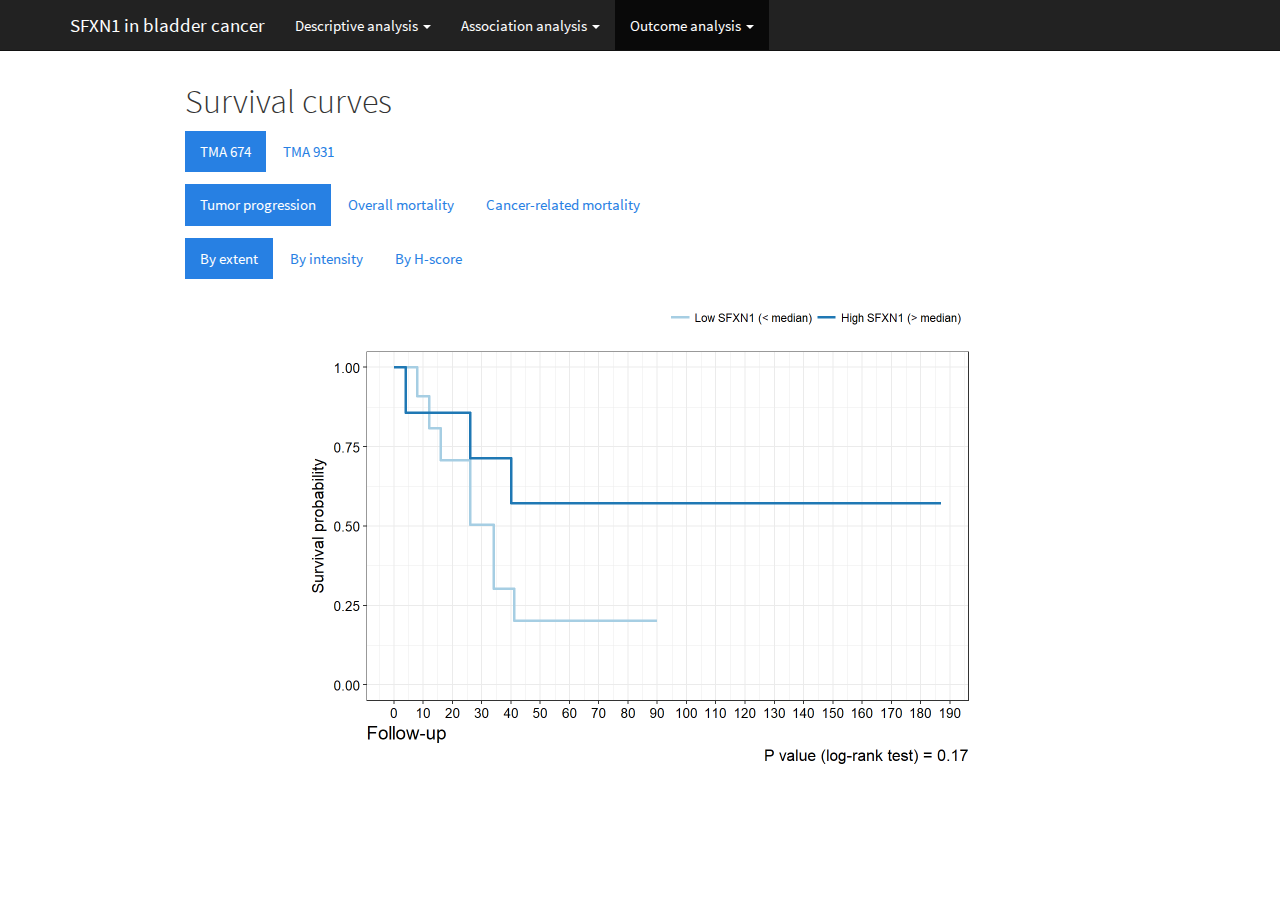
<file: outcome_survival.html>
<!DOCTYPE html>

<html xmlns="http://www.w3.org/1999/xhtml">

<head>

<meta charset="utf-8" />
<meta http-equiv="Content-Type" content="text/html; charset=utf-8" />
<meta name="generator" content="pandoc" />




<title></title>

<script src="site_libs/jquery-1.11.3/jquery.min.js"></script>
<meta name="viewport" content="width=device-width, initial-scale=1" />
<link href="site_libs/bootstrap-3.3.5/css/cosmo.min.css" rel="stylesheet" />
<script src="site_libs/bootstrap-3.3.5/js/bootstrap.min.js"></script>
<script src="site_libs/bootstrap-3.3.5/shim/html5shiv.min.js"></script>
<script src="site_libs/bootstrap-3.3.5/shim/respond.min.js"></script>
<script src="site_libs/navigation-1.1/tabsets.js"></script>
<link href="site_libs/highlightjs-1.1/default.css" rel="stylesheet" />
<script src="site_libs/highlightjs-1.1/highlight.js"></script>

<style type="text/css">code{white-space: pre;}</style>
<style type="text/css">
  pre:not([class]) {
    background-color: white;
  }
</style>
<script type="text/javascript">
if (window.hljs && document.readyState && document.readyState === "complete") {
   window.setTimeout(function() {
      hljs.initHighlighting();
   }, 0);
}
</script>



<style type="text/css">
h1 {
  font-size: 34px;
}
h1.title {
  font-size: 38px;
}
h2 {
  font-size: 30px;
}
h3 {
  font-size: 24px;
}
h4 {
  font-size: 18px;
}
h5 {
  font-size: 16px;
}
h6 {
  font-size: 12px;
}
.table th:not([align]) {
  text-align: left;
}
</style>

<link rel="stylesheet" href="style.css" type="text/css" />

</head>

<body>

<style type = "text/css">
.main-container {
  max-width: 940px;
  margin-left: auto;
  margin-right: auto;
}
code {
  color: inherit;
  background-color: rgba(0, 0, 0, 0.04);
}
img {
  max-width:100%;
  height: auto;
}
.tabbed-pane {
  padding-top: 12px;
}
button.code-folding-btn:focus {
  outline: none;
}
</style>


<style type="text/css">
/* padding for bootstrap navbar */
body {
  padding-top: 51px;
  padding-bottom: 40px;
}
/* offset scroll position for anchor links (for fixed navbar)  */
.section h1 {
  padding-top: 56px;
  margin-top: -56px;
}

.section h2 {
  padding-top: 56px;
  margin-top: -56px;
}
.section h3 {
  padding-top: 56px;
  margin-top: -56px;
}
.section h4 {
  padding-top: 56px;
  margin-top: -56px;
}
.section h5 {
  padding-top: 56px;
  margin-top: -56px;
}
.section h6 {
  padding-top: 56px;
  margin-top: -56px;
}
</style>

<script>
// manage active state of menu based on current page
$(document).ready(function () {
  // active menu anchor
  href = window.location.pathname
  href = href.substr(href.lastIndexOf('/') + 1)
  if (href === "")
    href = "index.html";
  var menuAnchor = $('a[href="' + href + '"]');

  // mark it active
  menuAnchor.parent().addClass('active');

  // if it's got a parent navbar menu mark it active as well
  menuAnchor.closest('li.dropdown').addClass('active');
});
</script>


<div class="container-fluid main-container">

<!-- tabsets -->
<script>
$(document).ready(function () {
  window.buildTabsets("TOC");
});
</script>

<!-- code folding -->






<div class="navbar navbar-default  navbar-fixed-top" role="navigation">
  <div class="container">
    <div class="navbar-header">
      <button type="button" class="navbar-toggle collapsed" data-toggle="collapse" data-target="#navbar">
        <span class="icon-bar"></span>
        <span class="icon-bar"></span>
        <span class="icon-bar"></span>
      </button>
      <a class="navbar-brand" href="index.html">SFXN1 in bladder cancer</a>
    </div>
    <div id="navbar" class="navbar-collapse collapse">
      <ul class="nav navbar-nav">
        <li class="dropdown">
  <a href="#" class="dropdown-toggle" data-toggle="dropdown" role="button" aria-expanded="false">
    Descriptive analysis
     
    <span class="caret"></span>
  </a>
  <ul class="dropdown-menu" role="menu">
    <li>
      <a href="descriptive_cpo.html">Clinicopathologic features</a>
    </li>
    <li>
      <a href="descriptive_marker.html">Marker expression features</a>
    </li>
  </ul>
</li>
<li class="dropdown">
  <a href="#" class="dropdown-toggle" data-toggle="dropdown" role="button" aria-expanded="false">
    Association analysis
     
    <span class="caret"></span>
  </a>
  <ul class="dropdown-menu" role="menu">
    <li>
      <a href="association_ext_med.html">By median extent</a>
    </li>
    <li>
      <a href="association_ext_max.html">By maximum extent</a>
    </li>
    <li>
      <a href="association_int_med.html">By median intensity</a>
    </li>
    <li>
      <a href="association_ext_max.html">By maximum intensity</a>
    </li>
    <li>
      <a href="association_h_med.html">By median H-score</a>
    </li>
    <li>
      <a href="association_h_max.html">By maximum H-score</a>
    </li>
  </ul>
</li>
<li class="dropdown">
  <a href="#" class="dropdown-toggle" data-toggle="dropdown" role="button" aria-expanded="false">
    Outcome analysis
     
    <span class="caret"></span>
  </a>
  <ul class="dropdown-menu" role="menu">
    <li>
      <a href="outcome_regression.html">Regression analysis</a>
    </li>
    <li>
      <a href="outcome_survival.html">Survival curves</a>
    </li>
  </ul>
</li>
      </ul>
      <ul class="nav navbar-nav navbar-right">
        
      </ul>
    </div><!--/.nav-collapse -->
  </div><!--/.container -->
</div><!--/.navbar -->

<div class="fluid-row" id="header">




</div>


<p> </p>
<div id="survival-curves" class="section level1 tabset tabset-pills tabset-fade">
<h1>Survival curves</h1>
<div id="tma-674" class="section level2 tabset tabset-pills tabset-fade">
<h2>TMA 674</h2>
<div id="tumor-progression" class="section level3 tabset tabset-pills tabset-fade">
<h3>Tumor progression</h3>
<div id="by-extent" class="section level4">
<h4>By extent</h4>
<p><img src="outcome_survival_files/figure-html/SFXN1_ext_level_med.progression.DF_674-1.png" width="672" style="display: block; margin: auto;" /></p>
</div>
<div id="by-intensity" class="section level4">
<h4>By intensity</h4>
<p><img src="outcome_survival_files/figure-html/SFXN1_int_level_med.progression.DF_674-1.png" width="672" style="display: block; margin: auto;" /></p>
</div>
<div id="by-h-score" class="section level4">
<h4>By H-score</h4>
<p><img src="outcome_survival_files/figure-html/SFXN1_h_level_med.progression.DF_674-1.png" width="672" style="display: block; margin: auto;" /></p>
</div>
</div>
<div id="overall-mortality" class="section level3 tabset tabset-pills tabset-fade">
<h3>Overall mortality</h3>
<div id="by-extent-1" class="section level4">
<h4>By extent</h4>
<p><img src="outcome_survival_files/figure-html/SFXN1_ext_level_med.dead.DF_674-1.png" width="672" style="display: block; margin: auto;" /></p>
</div>
<div id="by-intensity-1" class="section level4">
<h4>By intensity</h4>
<p><img src="outcome_survival_files/figure-html/SFXN1_int_level_med.dead.DF_674-1.png" width="672" style="display: block; margin: auto;" /></p>
</div>
<div id="by-h-score-1" class="section level4">
<h4>By H-score</h4>
<p><img src="outcome_survival_files/figure-html/SFXN1_h_level_med.dead.DF_674-1.png" width="672" style="display: block; margin: auto;" /></p>
</div>
</div>
<div id="cancer-related-mortality" class="section level3 tabset tabset-pills tabset-fade">
<h3>Cancer-related mortality</h3>
<div id="by-extent-2" class="section level4">
<h4>By extent</h4>
<p><img src="outcome_survival_files/figure-html/SFXN1_ext_level_med.dod.DF_674-1.png" width="672" style="display: block; margin: auto;" /></p>
</div>
<div id="by-intensity-2" class="section level4">
<h4>By intensity</h4>
<p><img src="outcome_survival_files/figure-html/SFXN1_int_level_med.dod.DF_674-1.png" width="672" style="display: block; margin: auto;" /></p>
</div>
<div id="by-h-score-2" class="section level4">
<h4>By H-score</h4>
<p><img src="outcome_survival_files/figure-html/SFXN1_h_level_med.dod.DF_674-1.png" width="672" style="display: block; margin: auto;" /></p>
</div>
</div>
</div>
<div id="tma-931" class="section level2 tabset tabset-pills tabset-fade">
<h2>TMA 931</h2>
<div id="tumor-recurrence" class="section level3 tabset tabset-pills tabset-fade">
<h3>Tumor recurrence</h3>
<div id="by-extent-3" class="section level4">
<h4>By extent</h4>
<p><img src="outcome_survival_files/figure-html/SFXN1_ext_level_med.recurrence.DF_931-1.png" width="672" style="display: block; margin: auto;" /></p>
</div>
<div id="by-intensity-3" class="section level4">
<h4>By intensity</h4>
<p><img src="outcome_survival_files/figure-html/SFXN1_int_level_med.recurrence.DF_931-1.png" width="672" style="display: block; margin: auto;" /></p>
</div>
<div id="by-h-score-3" class="section level4">
<h4>By H-score</h4>
<p><img src="outcome_survival_files/figure-html/SFXN1_h_level_med.recurrence.DF_931-1.png" width="672" style="display: block; margin: auto;" /></p>
</div>
</div>
<div id="tumor-progression-1" class="section level3 tabset tabset-pills tabset-fade">
<h3>Tumor progression</h3>
<div id="by-extent-4" class="section level4">
<h4>By extent</h4>
<p><img src="outcome_survival_files/figure-html/SFXN1_ext_level_med.progression.DF_931-1.png" width="672" style="display: block; margin: auto;" /></p>
</div>
<div id="by-intensity-4" class="section level4">
<h4>By intensity</h4>
<p><img src="outcome_survival_files/figure-html/SFXN1_int_level_med.progression.DF_931-1.png" width="672" style="display: block; margin: auto;" /></p>
</div>
<div id="by-h-score-4" class="section level4">
<h4>By H-score</h4>
<p><img src="outcome_survival_files/figure-html/SFXN1_h_level_med.progression.DF_931-1.png" width="672" style="display: block; margin: auto;" /></p>
</div>
</div>
<div id="overall-mortality-1" class="section level3 tabset tabset-pills tabset-fade">
<h3>Overall mortality</h3>
<div id="by-extent-5" class="section level4">
<h4>By extent</h4>
<p><img src="outcome_survival_files/figure-html/SFXN1_ext_level_med.dead.DF_931-1.png" width="672" style="display: block; margin: auto;" /></p>
</div>
<div id="by-intensity-5" class="section level4">
<h4>By intensity</h4>
<p><img src="outcome_survival_files/figure-html/SFXN1_int_level_med.dead.DF_931-1.png" width="672" style="display: block; margin: auto;" /></p>
</div>
<div id="by-h-score-5" class="section level4">
<h4>By H-score</h4>
<p><img src="outcome_survival_files/figure-html/SFXN1_h_level_med.dead.DF_931-1.png" width="672" style="display: block; margin: auto;" /></p>
</div>
</div>
</div>
</div>




</div>

<script>

// add bootstrap table styles to pandoc tables
function bootstrapStylePandocTables() {
  $('tr.header').parent('thead').parent('table').addClass('table table-condensed');
}
$(document).ready(function () {
  bootstrapStylePandocTables();
});


</script>

<!-- dynamically load mathjax for compatibility with self-contained -->
<script>
  (function () {
    var script = document.createElement("script");
    script.type = "text/javascript";
    script.src  = "https://mathjax.rstudio.com/latest/MathJax.js?config=TeX-AMS-MML_HTMLorMML";
    document.getElementsByTagName("head")[0].appendChild(script);
  })();
</script>

</body>
</html>
</file>
<file: site_libs/highlightjs-1.1/default.css>
pre .operator,
pre .paren {
 color: rgb(104, 118, 135)
}

pre .literal {
 color: #990073
}

pre .number {
 color: #099;
}

pre .comment {
 color: #998;
 font-style: italic
}

pre .keyword {
 color: #900;
 font-weight: bold
}

pre .identifier {
 color: rgb(0, 0, 0);
}

pre .string {
 color: #d14;
}
</file>
<file: style.css>
.table {
  width: 75%;
  margin-left:auto; 
  margin-right:auto;
}

tr:nth-child(even){background-color: #f2f2f2}

tr:hover {background-color: #ddd;}
</file>
<file: site_libs/bootstrap-3.3.5/css/cosmo.min.css>
@font-face {
  font-family: 'Source Sans Pro';
  font-style: normal;
  font-weight: 300;
  src: url(fonts/SourceSansProLight.ttf) format('truetype');
}
@font-face {
  font-family: 'Source Sans Pro';
  font-style: normal;
  font-weight: 400;
  src: url(fonts/SourceSansPro.ttf) format('truetype');
}
@font-face {
  font-family: 'Source Sans Pro';
  font-style: normal;
  font-weight: 700;
  src: url(fonts/SourceSansProBold.ttf) format('truetype');
}

/*!
 * bootswatch v3.3.6
 * Homepage: http://bootswatch.com
 * Copyright 2012-2015 Thomas Park
 * Licensed under MIT
 * Based on Bootstrap
*//*!
 * Bootstrap v3.3.6 (http://getbootstrap.com)
 * Copyright 2011-2015 Twitter, Inc.
 * Licensed under MIT (https://github.com/twbs/bootstrap/blob/master/LICENSE)
 *//*! normalize.css v3.0.3 | MIT License | github.com/necolas/normalize.css */html{font-family:sans-serif;-ms-text-size-adjust:100%;-webkit-text-size-adjust:100%}body{margin:0}article,aside,details,figcaption,figure,footer,header,hgroup,main,menu,nav,section,summary{display:block}audio,canvas,progress,video{display:inline-block;vertical-align:baseline}audio:not([controls]){display:none;height:0}[hidden],template{display:none}a{background-color:transparent}a:active,a:hover{outline:0}abbr[title]{border-bottom:1px dotted}b,strong{font-weight:bold}dfn{font-style:italic}h1{font-size:2em;margin:0.67em 0}mark{background:#ff0;color:#000}small{font-size:80%}sub,sup{font-size:75%;line-height:0;position:relative;vertical-align:baseline}sup{top:-0.5em}sub{bottom:-0.25em}img{border:0}svg:not(:root){overflow:hidden}figure{margin:1em 40px}hr{-webkit-box-sizing:content-box;-moz-box-sizing:content-box;box-sizing:content-box;height:0}pre{overflow:auto}code,kbd,pre,samp{font-family:monospace, monospace;font-size:1em}button,input,optgroup,select,textarea{color:inherit;font:inherit;margin:0}button{overflow:visible}button,select{text-transform:none}button,html input[type="button"],input[type="reset"],input[type="submit"]{-webkit-appearance:button;cursor:pointer}button[disabled],html input[disabled]{cursor:default}button::-moz-focus-inner,input::-moz-focus-inner{border:0;padding:0}input{line-height:normal}input[type="checkbox"],input[type="radio"]{-webkit-box-sizing:border-box;-moz-box-sizing:border-box;box-sizing:border-box;padding:0}input[type="number"]::-webkit-inner-spin-button,input[type="number"]::-webkit-outer-spin-button{height:auto}input[type="search"]{-webkit-appearance:textfield;-webkit-box-sizing:content-box;-moz-box-sizing:content-box;box-sizing:content-box}input[type="search"]::-webkit-search-cancel-button,input[type="search"]::-webkit-search-decoration{-webkit-appearance:none}fieldset{border:1px solid #c0c0c0;margin:0 2px;padding:0.35em 0.625em 0.75em}legend{border:0;padding:0}textarea{overflow:auto}optgroup{font-weight:bold}table{border-collapse:collapse;border-spacing:0}td,th{padding:0}/*! Source: https://github.com/h5bp/html5-boilerplate/blob/master/src/css/main.css */@media print{*,*:before,*:after{background:transparent !important;color:#000 !important;-webkit-box-shadow:none !important;box-shadow:none !important;text-shadow:none !important}a,a:visited{text-decoration:underline}a[href]:after{content:" (" attr(href) ")"}abbr[title]:after{content:" (" attr(title) ")"}a[href^="#"]:after,a[href^="javascript:"]:after{content:""}pre,blockquote{border:1px solid #999;page-break-inside:avoid}thead{display:table-header-group}tr,img{page-break-inside:avoid}img{max-width:100% !important}p,h2,h3{orphans:3;widows:3}h2,h3{page-break-after:avoid}.navbar{display:none}.btn>.caret,.dropup>.btn>.caret{border-top-color:#000 !important}.label{border:1px solid #000}.table{border-collapse:collapse !important}.table td,.table th{background-color:#fff !important}.table-bordered th,.table-bordered td{border:1px solid #ddd !important}}@font-face{font-family:'Glyphicons Halflings';src:url('../fonts/glyphicons-halflings-regular.eot');src:url('../fonts/glyphicons-halflings-regular.eot?#iefix') format('embedded-opentype'),url('../fonts/glyphicons-halflings-regular.woff') format('woff'),url('../fonts/glyphicons-halflings-regular.ttf') format('truetype'),url('../fonts/glyphicons-halflings-regular.svg#glyphicons_halflingsregular') format('svg')}.glyphicon{position:relative;top:1px;display:inline-block;font-family:'Glyphicons Halflings';font-style:normal;font-weight:normal;line-height:1;-webkit-font-smoothing:antialiased;-moz-osx-font-smoothing:grayscale}.glyphicon-asterisk:before{content:"\002a"}.glyphicon-plus:before{content:"\002b"}.glyphicon-euro:before,.glyphicon-eur:before{content:"\20ac"}.glyphicon-minus:before{content:"\2212"}.glyphicon-cloud:before{content:"\2601"}.glyphicon-envelope:before{content:"\2709"}.glyphicon-pencil:before{content:"\270f"}.glyphicon-glass:before{content:"\e001"}.glyphicon-music:before{content:"\e002"}.glyphicon-search:before{content:"\e003"}.glyphicon-heart:before{content:"\e005"}.glyphicon-star:before{content:"\e006"}.glyphicon-star-empty:before{content:"\e007"}.glyphicon-user:before{content:"\e008"}.glyphicon-film:before{content:"\e009"}.glyphicon-th-large:before{content:"\e010"}.glyphicon-th:before{content:"\e011"}.glyphicon-th-list:before{content:"\e012"}.glyphicon-ok:before{content:"\e013"}.glyphicon-remove:before{content:"\e014"}.glyphicon-zoom-in:before{content:"\e015"}.glyphicon-zoom-out:before{content:"\e016"}.glyphicon-off:before{content:"\e017"}.glyphicon-signal:before{content:"\e018"}.glyphicon-cog:before{content:"\e019"}.glyphicon-trash:before{content:"\e020"}.glyphicon-home:before{content:"\e021"}.glyphicon-file:before{content:"\e022"}.glyphicon-time:before{content:"\e023"}.glyphicon-road:before{content:"\e024"}.glyphicon-download-alt:before{content:"\e025"}.glyphicon-download:before{content:"\e026"}.glyphicon-upload:before{content:"\e027"}.glyphicon-inbox:before{content:"\e028"}.glyphicon-play-circle:before{content:"\e029"}.glyphicon-repeat:before{content:"\e030"}.glyphicon-refresh:before{content:"\e031"}.glyphicon-list-alt:before{content:"\e032"}.glyphicon-lock:before{content:"\e033"}.glyphicon-flag:before{content:"\e034"}.glyphicon-headphones:before{content:"\e035"}.glyphicon-volume-off:before{content:"\e036"}.glyphicon-volume-down:before{content:"\e037"}.glyphicon-volume-up:before{content:"\e038"}.glyphicon-qrcode:before{content:"\e039"}.glyphicon-barcode:before{content:"\e040"}.glyphicon-tag:before{content:"\e041"}.glyphicon-tags:before{content:"\e042"}.glyphicon-book:before{content:"\e043"}.glyphicon-bookmark:before{content:"\e044"}.glyphicon-print:before{content:"\e045"}.glyphicon-camera:before{content:"\e046"}.glyphicon-font:before{content:"\e047"}.glyphicon-bold:before{content:"\e048"}.glyphicon-italic:before{content:"\e049"}.glyphicon-text-height:before{content:"\e050"}.glyphicon-text-width:before{content:"\e051"}.glyphicon-align-left:before{content:"\e052"}.glyphicon-align-center:before{content:"\e053"}.glyphicon-align-right:before{content:"\e054"}.glyphicon-align-justify:before{content:"\e055"}.glyphicon-list:before{content:"\e056"}.glyphicon-indent-left:before{content:"\e057"}.glyphicon-indent-right:before{content:"\e058"}.glyphicon-facetime-video:before{content:"\e059"}.glyphicon-picture:before{content:"\e060"}.glyphicon-map-marker:before{content:"\e062"}.glyphicon-adjust:before{content:"\e063"}.glyphicon-tint:before{content:"\e064"}.glyphicon-edit:before{content:"\e065"}.glyphicon-share:before{content:"\e066"}.glyphicon-check:before{content:"\e067"}.glyphicon-move:before{content:"\e068"}.glyphicon-step-backward:before{content:"\e069"}.glyphicon-fast-backward:before{content:"\e070"}.glyphicon-backward:before{content:"\e071"}.glyphicon-play:before{content:"\e072"}.glyphicon-pause:before{content:"\e073"}.glyphicon-stop:before{content:"\e074"}.glyphicon-forward:before{content:"\e075"}.glyphicon-fast-forward:before{content:"\e076"}.glyphicon-step-forward:before{content:"\e077"}.glyphicon-eject:before{content:"\e078"}.glyphicon-chevron-left:before{content:"\e079"}.glyphicon-chevron-right:before{content:"\e080"}.glyphicon-plus-sign:before{content:"\e081"}.glyphicon-minus-sign:before{content:"\e082"}.glyphicon-remove-sign:before{content:"\e083"}.glyphicon-ok-sign:before{content:"\e084"}.glyphicon-question-sign:before{content:"\e085"}.glyphicon-info-sign:before{content:"\e086"}.glyphicon-screenshot:before{content:"\e087"}.glyphicon-remove-circle:before{content:"\e088"}.glyphicon-ok-circle:before{content:"\e089"}.glyphicon-ban-circle:before{content:"\e090"}.glyphicon-arrow-left:before{content:"\e091"}.glyphicon-arrow-right:before{content:"\e092"}.glyphicon-arrow-up:before{content:"\e093"}.glyphicon-arrow-down:before{content:"\e094"}.glyphicon-share-alt:before{content:"\e095"}.glyphicon-resize-full:before{content:"\e096"}.glyphicon-resize-small:before{content:"\e097"}.glyphicon-exclamation-sign:before{content:"\e101"}.glyphicon-gift:before{content:"\e102"}.glyphicon-leaf:before{content:"\e103"}.glyphicon-fire:before{content:"\e104"}.glyphicon-eye-open:before{content:"\e105"}.glyphicon-eye-close:before{content:"\e106"}.glyphicon-warning-sign:before{content:"\e107"}.glyphicon-plane:before{content:"\e108"}.glyphicon-calendar:before{content:"\e109"}.glyphicon-random:before{content:"\e110"}.glyphicon-comment:before{content:"\e111"}.glyphicon-magnet:before{content:"\e112"}.glyphicon-chevron-up:before{content:"\e113"}.glyphicon-chevron-down:before{content:"\e114"}.glyphicon-retweet:before{content:"\e115"}.glyphicon-shopping-cart:before{content:"\e116"}.glyphicon-folder-close:before{content:"\e117"}.glyphicon-folder-open:before{content:"\e118"}.glyphicon-resize-vertical:before{content:"\e119"}.glyphicon-resize-horizontal:before{content:"\e120"}.glyphicon-hdd:before{content:"\e121"}.glyphicon-bullhorn:before{content:"\e122"}.glyphicon-bell:before{content:"\e123"}.glyphicon-certificate:before{content:"\e124"}.glyphicon-thumbs-up:before{content:"\e125"}.glyphicon-thumbs-down:before{content:"\e126"}.glyphicon-hand-right:before{content:"\e127"}.glyphicon-hand-left:before{content:"\e128"}.glyphicon-hand-up:before{content:"\e129"}.glyphicon-hand-down:before{content:"\e130"}.glyphicon-circle-arrow-right:before{content:"\e131"}.glyphicon-circle-arrow-left:before{content:"\e132"}.glyphicon-circle-arrow-up:before{content:"\e133"}.glyphicon-circle-arrow-down:before{content:"\e134"}.glyphicon-globe:before{content:"\e135"}.glyphicon-wrench:before{content:"\e136"}.glyphicon-tasks:before{content:"\e137"}.glyphicon-filter:before{content:"\e138"}.glyphicon-briefcase:before{content:"\e139"}.glyphicon-fullscreen:before{content:"\e140"}.glyphicon-dashboard:before{content:"\e141"}.glyphicon-paperclip:before{content:"\e142"}.glyphicon-heart-empty:before{content:"\e143"}.glyphicon-link:before{content:"\e144"}.glyphicon-phone:before{content:"\e145"}.glyphicon-pushpin:before{content:"\e146"}.glyphicon-usd:before{content:"\e148"}.glyphicon-gbp:before{content:"\e149"}.glyphicon-sort:before{content:"\e150"}.glyphicon-sort-by-alphabet:before{content:"\e151"}.glyphicon-sort-by-alphabet-alt:before{content:"\e152"}.glyphicon-sort-by-order:before{content:"\e153"}.glyphicon-sort-by-order-alt:before{content:"\e154"}.glyphicon-sort-by-attributes:before{content:"\e155"}.glyphicon-sort-by-attributes-alt:before{content:"\e156"}.glyphicon-unchecked:before{content:"\e157"}.glyphicon-expand:before{content:"\e158"}.glyphicon-collapse-down:before{content:"\e159"}.glyphicon-collapse-up:before{content:"\e160"}.glyphicon-log-in:before{content:"\e161"}.glyphicon-flash:before{content:"\e162"}.glyphicon-log-out:before{content:"\e163"}.glyphicon-new-window:before{content:"\e164"}.glyphicon-record:before{content:"\e165"}.glyphicon-save:before{content:"\e166"}.glyphicon-open:before{content:"\e167"}.glyphicon-saved:before{content:"\e168"}.glyphicon-import:before{content:"\e169"}.glyphicon-export:before{content:"\e170"}.glyphicon-send:before{content:"\e171"}.glyphicon-floppy-disk:before{content:"\e172"}.glyphicon-floppy-saved:before{content:"\e173"}.glyphicon-floppy-remove:before{content:"\e174"}.glyphicon-floppy-save:before{content:"\e175"}.glyphicon-floppy-open:before{content:"\e176"}.glyphicon-credit-card:before{content:"\e177"}.glyphicon-transfer:before{content:"\e178"}.glyphicon-cutlery:before{content:"\e179"}.glyphicon-header:before{content:"\e180"}.glyphicon-compressed:before{content:"\e181"}.glyphicon-earphone:before{content:"\e182"}.glyphicon-phone-alt:before{content:"\e183"}.glyphicon-tower:before{content:"\e184"}.glyphicon-stats:before{content:"\e185"}.glyphicon-sd-video:before{content:"\e186"}.glyphicon-hd-video:before{content:"\e187"}.glyphicon-subtitles:before{content:"\e188"}.glyphicon-sound-stereo:before{content:"\e189"}.glyphicon-sound-dolby:before{content:"\e190"}.glyphicon-sound-5-1:before{content:"\e191"}.glyphicon-sound-6-1:before{content:"\e192"}.glyphicon-sound-7-1:before{content:"\e193"}.glyphicon-copyright-mark:before{content:"\e194"}.glyphicon-registration-mark:before{content:"\e195"}.glyphicon-cloud-download:before{content:"\e197"}.glyphicon-cloud-upload:before{content:"\e198"}.glyphicon-tree-conifer:before{content:"\e199"}.glyphicon-tree-deciduous:before{content:"\e200"}.glyphicon-cd:before{content:"\e201"}.glyphicon-save-file:before{content:"\e202"}.glyphicon-open-file:before{content:"\e203"}.glyphicon-level-up:before{content:"\e204"}.glyphicon-copy:before{content:"\e205"}.glyphicon-paste:before{content:"\e206"}.glyphicon-alert:before{content:"\e209"}.glyphicon-equalizer:before{content:"\e210"}.glyphicon-king:before{content:"\e211"}.glyphicon-queen:before{content:"\e212"}.glyphicon-pawn:before{content:"\e213"}.glyphicon-bishop:before{content:"\e214"}.glyphicon-knight:before{content:"\e215"}.glyphicon-baby-formula:before{content:"\e216"}.glyphicon-tent:before{content:"\26fa"}.glyphicon-blackboard:before{content:"\e218"}.glyphicon-bed:before{content:"\e219"}.glyphicon-apple:before{content:"\f8ff"}.glyphicon-erase:before{content:"\e221"}.glyphicon-hourglass:before{content:"\231b"}.glyphicon-lamp:before{content:"\e223"}.glyphicon-duplicate:before{content:"\e224"}.glyphicon-piggy-bank:before{content:"\e225"}.glyphicon-scissors:before{content:"\e226"}.glyphicon-bitcoin:before{content:"\e227"}.glyphicon-btc:before{content:"\e227"}.glyphicon-xbt:before{content:"\e227"}.glyphicon-yen:before{content:"\00a5"}.glyphicon-jpy:before{content:"\00a5"}.glyphicon-ruble:before{content:"\20bd"}.glyphicon-rub:before{content:"\20bd"}.glyphicon-scale:before{content:"\e230"}.glyphicon-ice-lolly:before{content:"\e231"}.glyphicon-ice-lolly-tasted:before{content:"\e232"}.glyphicon-education:before{content:"\e233"}.glyphicon-option-horizontal:before{content:"\e234"}.glyphicon-option-vertical:before{content:"\e235"}.glyphicon-menu-hamburger:before{content:"\e236"}.glyphicon-modal-window:before{content:"\e237"}.glyphicon-oil:before{content:"\e238"}.glyphicon-grain:before{content:"\e239"}.glyphicon-sunglasses:before{content:"\e240"}.glyphicon-text-size:before{content:"\e241"}.glyphicon-text-color:before{content:"\e242"}.glyphicon-text-background:before{content:"\e243"}.glyphicon-object-align-top:before{content:"\e244"}.glyphicon-object-align-bottom:before{content:"\e245"}.glyphicon-object-align-horizontal:before{content:"\e246"}.glyphicon-object-align-left:before{content:"\e247"}.glyphicon-object-align-vertical:before{content:"\e248"}.glyphicon-object-align-right:before{content:"\e249"}.glyphicon-triangle-right:before{content:"\e250"}.glyphicon-triangle-left:before{content:"\e251"}.glyphicon-triangle-bottom:before{content:"\e252"}.glyphicon-triangle-top:before{content:"\e253"}.glyphicon-console:before{content:"\e254"}.glyphicon-superscript:before{content:"\e255"}.glyphicon-subscript:before{content:"\e256"}.glyphicon-menu-left:before{content:"\e257"}.glyphicon-menu-right:before{content:"\e258"}.glyphicon-menu-down:before{content:"\e259"}.glyphicon-menu-up:before{content:"\e260"}*{-webkit-box-sizing:border-box;-moz-box-sizing:border-box;box-sizing:border-box}*:before,*:after{-webkit-box-sizing:border-box;-moz-box-sizing:border-box;box-sizing:border-box}html{font-size:10px;-webkit-tap-highlight-color:rgba(0,0,0,0)}body{font-family:"Source Sans Pro",Calibri,Candara,Arial,sans-serif;font-size:15px;line-height:1.42857143;color:#333333;background-color:#ffffff}input,button,select,textarea{font-family:inherit;font-size:inherit;line-height:inherit}a{color:#2780e3;text-decoration:none}a:hover,a:focus{color:#165ba8;text-decoration:underline}a:focus{outline:thin dotted;outline:5px auto -webkit-focus-ring-color;outline-offset:-2px}figure{margin:0}img{vertical-align:middle}.img-responsive,.thumbnail>img,.thumbnail a>img,.carousel-inner>.item>img,.carousel-inner>.item>a>img{display:block;max-width:100%;height:auto}.img-rounded{border-radius:0}.img-thumbnail{padding:4px;line-height:1.42857143;background-color:#ffffff;border:1px solid #dddddd;border-radius:0;-webkit-transition:all .2s ease-in-out;-o-transition:all .2s ease-in-out;transition:all .2s ease-in-out;display:inline-block;max-width:100%;height:auto}.img-circle{border-radius:50%}hr{margin-top:21px;margin-bottom:21px;border:0;border-top:1px solid #e6e6e6}.sr-only{position:absolute;width:1px;height:1px;margin:-1px;padding:0;overflow:hidden;clip:rect(0, 0, 0, 0);border:0}.sr-only-focusable:active,.sr-only-focusable:focus{position:static;width:auto;height:auto;margin:0;overflow:visible;clip:auto}[role="button"]{cursor:pointer}h1,h2,h3,h4,h5,h6,.h1,.h2,.h3,.h4,.h5,.h6{font-family:"Source Sans Pro",Calibri,Candara,Arial,sans-serif;font-weight:300;line-height:1.1;color:inherit}h1 small,h2 small,h3 small,h4 small,h5 small,h6 small,.h1 small,.h2 small,.h3 small,.h4 small,.h5 small,.h6 small,h1 .small,h2 .small,h3 .small,h4 .small,h5 .small,h6 .small,.h1 .small,.h2 .small,.h3 .small,.h4 .small,.h5 .small,.h6 .small{font-weight:normal;line-height:1;color:#999999}h1,.h1,h2,.h2,h3,.h3{margin-top:21px;margin-bottom:10.5px}h1 small,.h1 small,h2 small,.h2 small,h3 small,.h3 small,h1 .small,.h1 .small,h2 .small,.h2 .small,h3 .small,.h3 .small{font-size:65%}h4,.h4,h5,.h5,h6,.h6{margin-top:10.5px;margin-bottom:10.5px}h4 small,.h4 small,h5 small,.h5 small,h6 small,.h6 small,h4 .small,.h4 .small,h5 .small,.h5 .small,h6 .small,.h6 .small{font-size:75%}h1,.h1{font-size:39px}h2,.h2{font-size:32px}h3,.h3{font-size:26px}h4,.h4{font-size:19px}h5,.h5{font-size:15px}h6,.h6{font-size:13px}p{margin:0 0 10.5px}.lead{margin-bottom:21px;font-size:17px;font-weight:300;line-height:1.4}@media (min-width:768px){.lead{font-size:22.5px}}small,.small{font-size:86%}mark,.mark{background-color:#ff7518;padding:.2em}.text-left{text-align:left}.text-right{text-align:right}.text-center{text-align:center}.text-justify{text-align:justify}.text-nowrap{white-space:nowrap}.text-lowercase{text-transform:lowercase}.text-uppercase{text-transform:uppercase}.text-capitalize{text-transform:capitalize}.text-muted{color:#999999}.text-primary{color:#2780e3}a.text-primary:hover,a.text-primary:focus{color:#1967be}.text-success{color:#ffffff}a.text-success:hover,a.text-success:focus{color:#e6e6e6}.text-info{color:#ffffff}a.text-info:hover,a.text-info:focus{color:#e6e6e6}.text-warning{color:#ffffff}a.text-warning:hover,a.text-warning:focus{color:#e6e6e6}.text-danger{color:#ffffff}a.text-danger:hover,a.text-danger:focus{color:#e6e6e6}.bg-primary{color:#fff;background-color:#2780e3}a.bg-primary:hover,a.bg-primary:focus{background-color:#1967be}.bg-success{background-color:#3fb618}a.bg-success:hover,a.bg-success:focus{background-color:#2f8912}.bg-info{background-color:#9954bb}a.bg-info:hover,a.bg-info:focus{background-color:#7e3f9d}.bg-warning{background-color:#ff7518}a.bg-warning:hover,a.bg-warning:focus{background-color:#e45c00}.bg-danger{background-color:#ff0039}a.bg-danger:hover,a.bg-danger:focus{background-color:#cc002e}.page-header{padding-bottom:9.5px;margin:42px 0 21px;border-bottom:1px solid #e6e6e6}ul,ol{margin-top:0;margin-bottom:10.5px}ul ul,ol ul,ul ol,ol ol{margin-bottom:0}.list-unstyled{padding-left:0;list-style:none}.list-inline{padding-left:0;list-style:none;margin-left:-5px}.list-inline>li{display:inline-block;padding-left:5px;padding-right:5px}dl{margin-top:0;margin-bottom:21px}dt,dd{line-height:1.42857143}dt{font-weight:bold}dd{margin-left:0}@media (min-width:768px){.dl-horizontal dt{float:left;width:160px;clear:left;text-align:right;overflow:hidden;text-overflow:ellipsis;white-space:nowrap}.dl-horizontal dd{margin-left:180px}}abbr[title],abbr[data-original-title]{cursor:help;border-bottom:1px dotted #999999}.initialism{font-size:90%;text-transform:uppercase}blockquote{padding:10.5px 21px;margin:0 0 21px;font-size:18.75px;border-left:5px solid #e6e6e6}blockquote p:last-child,blockquote ul:last-child,blockquote ol:last-child{margin-bottom:0}blockquote footer,blockquote small,blockquote .small{display:block;font-size:80%;line-height:1.42857143;color:#999999}blockquote footer:before,blockquote small:before,blockquote .small:before{content:'\2014 \00A0'}.blockquote-reverse,blockquote.pull-right{padding-right:15px;padding-left:0;border-right:5px solid #e6e6e6;border-left:0;text-align:right}.blockquote-reverse footer:before,blockquote.pull-right footer:before,.blockquote-reverse small:before,blockquote.pull-right small:before,.blockquote-reverse .small:before,blockquote.pull-right .small:before{content:''}.blockquote-reverse footer:after,blockquote.pull-right footer:after,.blockquote-reverse small:after,blockquote.pull-right small:after,.blockquote-reverse .small:after,blockquote.pull-right .small:after{content:'\00A0 \2014'}address{margin-bottom:21px;font-style:normal;line-height:1.42857143}code,kbd,pre,samp{font-family:monospace}code{padding:2px 4px;font-size:90%;color:#c7254e;background-color:#f9f2f4;border-radius:0}kbd{padding:2px 4px;font-size:90%;color:#ffffff;background-color:#333333;border-radius:0;-webkit-box-shadow:inset 0 -1px 0 rgba(0,0,0,0.25);box-shadow:inset 0 -1px 0 rgba(0,0,0,0.25)}kbd kbd{padding:0;font-size:100%;font-weight:bold;-webkit-box-shadow:none;box-shadow:none}pre{display:block;padding:10px;margin:0 0 10.5px;font-size:14px;line-height:1.42857143;word-break:break-all;word-wrap:break-word;color:#333333;background-color:#f5f5f5;border:1px solid #cccccc;border-radius:0}pre code{padding:0;font-size:inherit;color:inherit;white-space:pre-wrap;background-color:transparent;border-radius:0}.pre-scrollable{max-height:340px;overflow-y:scroll}.container{margin-right:auto;margin-left:auto;padding-left:15px;padding-right:15px}@media (min-width:768px){.container{width:750px}}@media (min-width:992px){.container{width:970px}}@media (min-width:1200px){.container{width:1170px}}.container-fluid{margin-right:auto;margin-left:auto;padding-left:15px;padding-right:15px}.row{margin-left:-15px;margin-right:-15px}.col-xs-1,.col-sm-1,.col-md-1,.col-lg-1,.col-xs-2,.col-sm-2,.col-md-2,.col-lg-2,.col-xs-3,.col-sm-3,.col-md-3,.col-lg-3,.col-xs-4,.col-sm-4,.col-md-4,.col-lg-4,.col-xs-5,.col-sm-5,.col-md-5,.col-lg-5,.col-xs-6,.col-sm-6,.col-md-6,.col-lg-6,.col-xs-7,.col-sm-7,.col-md-7,.col-lg-7,.col-xs-8,.col-sm-8,.col-md-8,.col-lg-8,.col-xs-9,.col-sm-9,.col-md-9,.col-lg-9,.col-xs-10,.col-sm-10,.col-md-10,.col-lg-10,.col-xs-11,.col-sm-11,.col-md-11,.col-lg-11,.col-xs-12,.col-sm-12,.col-md-12,.col-lg-12{position:relative;min-height:1px;padding-left:15px;padding-right:15px}.col-xs-1,.col-xs-2,.col-xs-3,.col-xs-4,.col-xs-5,.col-xs-6,.col-xs-7,.col-xs-8,.col-xs-9,.col-xs-10,.col-xs-11,.col-xs-12{float:left}.col-xs-12{width:100%}.col-xs-11{width:91.66666667%}.col-xs-10{width:83.33333333%}.col-xs-9{width:75%}.col-xs-8{width:66.66666667%}.col-xs-7{width:58.33333333%}.col-xs-6{width:50%}.col-xs-5{width:41.66666667%}.col-xs-4{width:33.33333333%}.col-xs-3{width:25%}.col-xs-2{width:16.66666667%}.col-xs-1{width:8.33333333%}.col-xs-pull-12{right:100%}.col-xs-pull-11{right:91.66666667%}.col-xs-pull-10{right:83.33333333%}.col-xs-pull-9{right:75%}.col-xs-pull-8{right:66.66666667%}.col-xs-pull-7{right:58.33333333%}.col-xs-pull-6{right:50%}.col-xs-pull-5{right:41.66666667%}.col-xs-pull-4{right:33.33333333%}.col-xs-pull-3{right:25%}.col-xs-pull-2{right:16.66666667%}.col-xs-pull-1{right:8.33333333%}.col-xs-pull-0{right:auto}.col-xs-push-12{left:100%}.col-xs-push-11{left:91.66666667%}.col-xs-push-10{left:83.33333333%}.col-xs-push-9{left:75%}.col-xs-push-8{left:66.66666667%}.col-xs-push-7{left:58.33333333%}.col-xs-push-6{left:50%}.col-xs-push-5{left:41.66666667%}.col-xs-push-4{left:33.33333333%}.col-xs-push-3{left:25%}.col-xs-push-2{left:16.66666667%}.col-xs-push-1{left:8.33333333%}.col-xs-push-0{left:auto}.col-xs-offset-12{margin-left:100%}.col-xs-offset-11{margin-left:91.66666667%}.col-xs-offset-10{margin-left:83.33333333%}.col-xs-offset-9{margin-left:75%}.col-xs-offset-8{margin-left:66.66666667%}.col-xs-offset-7{margin-left:58.33333333%}.col-xs-offset-6{margin-left:50%}.col-xs-offset-5{margin-left:41.66666667%}.col-xs-offset-4{margin-left:33.33333333%}.col-xs-offset-3{margin-left:25%}.col-xs-offset-2{margin-left:16.66666667%}.col-xs-offset-1{margin-left:8.33333333%}.col-xs-offset-0{margin-left:0%}@media (min-width:768px){.col-sm-1,.col-sm-2,.col-sm-3,.col-sm-4,.col-sm-5,.col-sm-6,.col-sm-7,.col-sm-8,.col-sm-9,.col-sm-10,.col-sm-11,.col-sm-12{float:left}.col-sm-12{width:100%}.col-sm-11{width:91.66666667%}.col-sm-10{width:83.33333333%}.col-sm-9{width:75%}.col-sm-8{width:66.66666667%}.col-sm-7{width:58.33333333%}.col-sm-6{width:50%}.col-sm-5{width:41.66666667%}.col-sm-4{width:33.33333333%}.col-sm-3{width:25%}.col-sm-2{width:16.66666667%}.col-sm-1{width:8.33333333%}.col-sm-pull-12{right:100%}.col-sm-pull-11{right:91.66666667%}.col-sm-pull-10{right:83.33333333%}.col-sm-pull-9{right:75%}.col-sm-pull-8{right:66.66666667%}.col-sm-pull-7{right:58.33333333%}.col-sm-pull-6{right:50%}.col-sm-pull-5{right:41.66666667%}.col-sm-pull-4{right:33.33333333%}.col-sm-pull-3{right:25%}.col-sm-pull-2{right:16.66666667%}.col-sm-pull-1{right:8.33333333%}.col-sm-pull-0{right:auto}.col-sm-push-12{left:100%}.col-sm-push-11{left:91.66666667%}.col-sm-push-10{left:83.33333333%}.col-sm-push-9{left:75%}.col-sm-push-8{left:66.66666667%}.col-sm-push-7{left:58.33333333%}.col-sm-push-6{left:50%}.col-sm-push-5{left:41.66666667%}.col-sm-push-4{left:33.33333333%}.col-sm-push-3{left:25%}.col-sm-push-2{left:16.66666667%}.col-sm-push-1{left:8.33333333%}.col-sm-push-0{left:auto}.col-sm-offset-12{margin-left:100%}.col-sm-offset-11{margin-left:91.66666667%}.col-sm-offset-10{margin-left:83.33333333%}.col-sm-offset-9{margin-left:75%}.col-sm-offset-8{margin-left:66.66666667%}.col-sm-offset-7{margin-left:58.33333333%}.col-sm-offset-6{margin-left:50%}.col-sm-offset-5{margin-left:41.66666667%}.col-sm-offset-4{margin-left:33.33333333%}.col-sm-offset-3{margin-left:25%}.col-sm-offset-2{margin-left:16.66666667%}.col-sm-offset-1{margin-left:8.33333333%}.col-sm-offset-0{margin-left:0%}}@media (min-width:992px){.col-md-1,.col-md-2,.col-md-3,.col-md-4,.col-md-5,.col-md-6,.col-md-7,.col-md-8,.col-md-9,.col-md-10,.col-md-11,.col-md-12{float:left}.col-md-12{width:100%}.col-md-11{width:91.66666667%}.col-md-10{width:83.33333333%}.col-md-9{width:75%}.col-md-8{width:66.66666667%}.col-md-7{width:58.33333333%}.col-md-6{width:50%}.col-md-5{width:41.66666667%}.col-md-4{width:33.33333333%}.col-md-3{width:25%}.col-md-2{width:16.66666667%}.col-md-1{width:8.33333333%}.col-md-pull-12{right:100%}.col-md-pull-11{right:91.66666667%}.col-md-pull-10{right:83.33333333%}.col-md-pull-9{right:75%}.col-md-pull-8{right:66.66666667%}.col-md-pull-7{right:58.33333333%}.col-md-pull-6{right:50%}.col-md-pull-5{right:41.66666667%}.col-md-pull-4{right:33.33333333%}.col-md-pull-3{right:25%}.col-md-pull-2{right:16.66666667%}.col-md-pull-1{right:8.33333333%}.col-md-pull-0{right:auto}.col-md-push-12{left:100%}.col-md-push-11{left:91.66666667%}.col-md-push-10{left:83.33333333%}.col-md-push-9{left:75%}.col-md-push-8{left:66.66666667%}.col-md-push-7{left:58.33333333%}.col-md-push-6{left:50%}.col-md-push-5{left:41.66666667%}.col-md-push-4{left:33.33333333%}.col-md-push-3{left:25%}.col-md-push-2{left:16.66666667%}.col-md-push-1{left:8.33333333%}.col-md-push-0{left:auto}.col-md-offset-12{margin-left:100%}.col-md-offset-11{margin-left:91.66666667%}.col-md-offset-10{margin-left:83.33333333%}.col-md-offset-9{margin-left:75%}.col-md-offset-8{margin-left:66.66666667%}.col-md-offset-7{margin-left:58.33333333%}.col-md-offset-6{margin-left:50%}.col-md-offset-5{margin-left:41.66666667%}.col-md-offset-4{margin-left:33.33333333%}.col-md-offset-3{margin-left:25%}.col-md-offset-2{margin-left:16.66666667%}.col-md-offset-1{margin-left:8.33333333%}.col-md-offset-0{margin-left:0%}}@media (min-width:1200px){.col-lg-1,.col-lg-2,.col-lg-3,.col-lg-4,.col-lg-5,.col-lg-6,.col-lg-7,.col-lg-8,.col-lg-9,.col-lg-10,.col-lg-11,.col-lg-12{float:left}.col-lg-12{width:100%}.col-lg-11{width:91.66666667%}.col-lg-10{width:83.33333333%}.col-lg-9{width:75%}.col-lg-8{width:66.66666667%}.col-lg-7{width:58.33333333%}.col-lg-6{width:50%}.col-lg-5{width:41.66666667%}.col-lg-4{width:33.33333333%}.col-lg-3{width:25%}.col-lg-2{width:16.66666667%}.col-lg-1{width:8.33333333%}.col-lg-pull-12{right:100%}.col-lg-pull-11{right:91.66666667%}.col-lg-pull-10{right:83.33333333%}.col-lg-pull-9{right:75%}.col-lg-pull-8{right:66.66666667%}.col-lg-pull-7{right:58.33333333%}.col-lg-pull-6{right:50%}.col-lg-pull-5{right:41.66666667%}.col-lg-pull-4{right:33.33333333%}.col-lg-pull-3{right:25%}.col-lg-pull-2{right:16.66666667%}.col-lg-pull-1{right:8.33333333%}.col-lg-pull-0{right:auto}.col-lg-push-12{left:100%}.col-lg-push-11{left:91.66666667%}.col-lg-push-10{left:83.33333333%}.col-lg-push-9{left:75%}.col-lg-push-8{left:66.66666667%}.col-lg-push-7{left:58.33333333%}.col-lg-push-6{left:50%}.col-lg-push-5{left:41.66666667%}.col-lg-push-4{left:33.33333333%}.col-lg-push-3{left:25%}.col-lg-push-2{left:16.66666667%}.col-lg-push-1{left:8.33333333%}.col-lg-push-0{left:auto}.col-lg-offset-12{margin-left:100%}.col-lg-offset-11{margin-left:91.66666667%}.col-lg-offset-10{margin-left:83.33333333%}.col-lg-offset-9{margin-left:75%}.col-lg-offset-8{margin-left:66.66666667%}.col-lg-offset-7{margin-left:58.33333333%}.col-lg-offset-6{margin-left:50%}.col-lg-offset-5{margin-left:41.66666667%}.col-lg-offset-4{margin-left:33.33333333%}.col-lg-offset-3{margin-left:25%}.col-lg-offset-2{margin-left:16.66666667%}.col-lg-offset-1{margin-left:8.33333333%}.col-lg-offset-0{margin-left:0%}}table{background-color:transparent}caption{padding-top:8px;padding-bottom:8px;color:#999999;text-align:left}th{}.table{width:100%;max-width:100%;margin-bottom:21px}.table>thead>tr>th,.table>tbody>tr>th,.table>tfoot>tr>th,.table>thead>tr>td,.table>tbody>tr>td,.table>tfoot>tr>td{padding:8px;line-height:1.42857143;vertical-align:top;border-top:1px solid #dddddd}.table>thead>tr>th{vertical-align:bottom;border-bottom:2px solid #dddddd}.table>caption+thead>tr:first-child>th,.table>colgroup+thead>tr:first-child>th,.table>thead:first-child>tr:first-child>th,.table>caption+thead>tr:first-child>td,.table>colgroup+thead>tr:first-child>td,.table>thead:first-child>tr:first-child>td{border-top:0}.table>tbody+tbody{border-top:2px solid #dddddd}.table .table{background-color:#ffffff}.table-condensed>thead>tr>th,.table-condensed>tbody>tr>th,.table-condensed>tfoot>tr>th,.table-condensed>thead>tr>td,.table-condensed>tbody>tr>td,.table-condensed>tfoot>tr>td{padding:5px}.table-bordered{border:1px solid #dddddd}.table-bordered>thead>tr>th,.table-bordered>tbody>tr>th,.table-bordered>tfoot>tr>th,.table-bordered>thead>tr>td,.table-bordered>tbody>tr>td,.table-bordered>tfoot>tr>td{border:1px solid #dddddd}.table-bordered>thead>tr>th,.table-bordered>thead>tr>td{border-bottom-width:2px}.table-striped>tbody>tr:nth-of-type(odd){background-color:#f9f9f9}.table-hover>tbody>tr:hover{background-color:#f5f5f5}table col[class*="col-"]{position:static;float:none;display:table-column}table td[class*="col-"],table th[class*="col-"]{position:static;float:none;display:table-cell}.table>thead>tr>td.active,.table>tbody>tr>td.active,.table>tfoot>tr>td.active,.table>thead>tr>th.active,.table>tbody>tr>th.active,.table>tfoot>tr>th.active,.table>thead>tr.active>td,.table>tbody>tr.active>td,.table>tfoot>tr.active>td,.table>thead>tr.active>th,.table>tbody>tr.active>th,.table>tfoot>tr.active>th{background-color:#f5f5f5}.table-hover>tbody>tr>td.active:hover,.table-hover>tbody>tr>th.active:hover,.table-hover>tbody>tr.active:hover>td,.table-hover>tbody>tr:hover>.active,.table-hover>tbody>tr.active:hover>th{background-color:#e8e8e8}.table>thead>tr>td.success,.table>tbody>tr>td.success,.table>tfoot>tr>td.success,.table>thead>tr>th.success,.table>tbody>tr>th.success,.table>tfoot>tr>th.success,.table>thead>tr.success>td,.table>tbody>tr.success>td,.table>tfoot>tr.success>td,.table>thead>tr.success>th,.table>tbody>tr.success>th,.table>tfoot>tr.success>th{background-color:#3fb618}.table-hover>tbody>tr>td.success:hover,.table-hover>tbody>tr>th.success:hover,.table-hover>tbody>tr.success:hover>td,.table-hover>tbody>tr:hover>.success,.table-hover>tbody>tr.success:hover>th{background-color:#379f15}.table>thead>tr>td.info,.table>tbody>tr>td.info,.table>tfoot>tr>td.info,.table>thead>tr>th.info,.table>tbody>tr>th.info,.table>tfoot>tr>th.info,.table>thead>tr.info>td,.table>tbody>tr.info>td,.table>tfoot>tr.info>td,.table>thead>tr.info>th,.table>tbody>tr.info>th,.table>tfoot>tr.info>th{background-color:#9954bb}.table-hover>tbody>tr>td.info:hover,.table-hover>tbody>tr>th.info:hover,.table-hover>tbody>tr.info:hover>td,.table-hover>tbody>tr:hover>.info,.table-hover>tbody>tr.info:hover>th{background-color:#8d46b0}.table>thead>tr>td.warning,.table>tbody>tr>td.warning,.table>tfoot>tr>td.warning,.table>thead>tr>th.warning,.table>tbody>tr>th.warning,.table>tfoot>tr>th.warning,.table>thead>tr.warning>td,.table>tbody>tr.warning>td,.table>tfoot>tr.warning>td,.table>thead>tr.warning>th,.table>tbody>tr.warning>th,.table>tfoot>tr.warning>th{background-color:#ff7518}.table-hover>tbody>tr>td.warning:hover,.table-hover>tbody>tr>th.warning:hover,.table-hover>tbody>tr.warning:hover>td,.table-hover>tbody>tr:hover>.warning,.table-hover>tbody>tr.warning:hover>th{background-color:#fe6600}.table>thead>tr>td.danger,.table>tbody>tr>td.danger,.table>tfoot>tr>td.danger,.table>thead>tr>th.danger,.table>tbody>tr>th.danger,.table>tfoot>tr>th.danger,.table>thead>tr.danger>td,.table>tbody>tr.danger>td,.table>tfoot>tr.danger>td,.table>thead>tr.danger>th,.table>tbody>tr.danger>th,.table>tfoot>tr.danger>th{background-color:#ff0039}.table-hover>tbody>tr>td.danger:hover,.table-hover>tbody>tr>th.danger:hover,.table-hover>tbody>tr.danger:hover>td,.table-hover>tbody>tr:hover>.danger,.table-hover>tbody>tr.danger:hover>th{background-color:#e60033}.table-responsive{overflow-x:auto;min-height:0.01%}@media screen and (max-width:767px){.table-responsive{width:100%;margin-bottom:15.75px;overflow-y:hidden;-ms-overflow-style:-ms-autohiding-scrollbar;border:1px solid #dddddd}.table-responsive>.table{margin-bottom:0}.table-responsive>.table>thead>tr>th,.table-responsive>.table>tbody>tr>th,.table-responsive>.table>tfoot>tr>th,.table-responsive>.table>thead>tr>td,.table-responsive>.table>tbody>tr>td,.table-responsive>.table>tfoot>tr>td{white-space:nowrap}.table-responsive>.table-bordered{border:0}.table-responsive>.table-bordered>thead>tr>th:first-child,.table-responsive>.table-bordered>tbody>tr>th:first-child,.table-responsive>.table-bordered>tfoot>tr>th:first-child,.table-responsive>.table-bordered>thead>tr>td:first-child,.table-responsive>.table-bordered>tbody>tr>td:first-child,.table-responsive>.table-bordered>tfoot>tr>td:first-child{border-left:0}.table-responsive>.table-bordered>thead>tr>th:last-child,.table-responsive>.table-bordered>tbody>tr>th:last-child,.table-responsive>.table-bordered>tfoot>tr>th:last-child,.table-responsive>.table-bordered>thead>tr>td:last-child,.table-responsive>.table-bordered>tbody>tr>td:last-child,.table-responsive>.table-bordered>tfoot>tr>td:last-child{border-right:0}.table-responsive>.table-bordered>tbody>tr:last-child>th,.table-responsive>.table-bordered>tfoot>tr:last-child>th,.table-responsive>.table-bordered>tbody>tr:last-child>td,.table-responsive>.table-bordered>tfoot>tr:last-child>td{border-bottom:0}}fieldset{padding:0;margin:0;border:0;min-width:0}legend{display:block;width:100%;padding:0;margin-bottom:21px;font-size:22.5px;line-height:inherit;color:#333333;border:0;border-bottom:1px solid #e5e5e5}label{display:inline-block;max-width:100%;margin-bottom:5px;font-weight:bold}input[type="search"]{-webkit-box-sizing:border-box;-moz-box-sizing:border-box;box-sizing:border-box}input[type="radio"],input[type="checkbox"]{margin:4px 0 0;margin-top:1px \9;line-height:normal}input[type="file"]{display:block}input[type="range"]{display:block;width:100%}select[multiple],select[size]{height:auto}input[type="file"]:focus,input[type="radio"]:focus,input[type="checkbox"]:focus{outline:thin dotted;outline:5px auto -webkit-focus-ring-color;outline-offset:-2px}output{display:block;padding-top:11px;font-size:15px;line-height:1.42857143;color:#333333}.form-control{display:block;width:100%;height:43px;padding:10px 18px;font-size:15px;line-height:1.42857143;color:#333333;background-color:#ffffff;background-image:none;border:1px solid #cccccc;border-radius:0;-webkit-box-shadow:inset 0 1px 1px rgba(0,0,0,0.075);box-shadow:inset 0 1px 1px rgba(0,0,0,0.075);-webkit-transition:border-color ease-in-out .15s,-webkit-box-shadow ease-in-out .15s;-o-transition:border-color ease-in-out .15s,box-shadow ease-in-out .15s;transition:border-color ease-in-out .15s,box-shadow ease-in-out .15s}.form-control:focus{border-color:#66afe9;outline:0;-webkit-box-shadow:inset 0 1px 1px rgba(0,0,0,0.075),0 0 8px rgba(102,175,233,0.6);box-shadow:inset 0 1px 1px rgba(0,0,0,0.075),0 0 8px rgba(102,175,233,0.6)}.form-control::-moz-placeholder{color:#999999;opacity:1}.form-control:-ms-input-placeholder{color:#999999}.form-control::-webkit-input-placeholder{color:#999999}.form-control::-ms-expand{border:0;background-color:transparent}.form-control[disabled],.form-control[readonly],fieldset[disabled] .form-control{background-color:#e6e6e6;opacity:1}.form-control[disabled],fieldset[disabled] .form-control{cursor:not-allowed}textarea.form-control{height:auto}input[type="search"]{-webkit-appearance:none}@media screen and (-webkit-min-device-pixel-ratio:0){input[type="date"].form-control,input[type="time"].form-control,input[type="datetime-local"].form-control,input[type="month"].form-control{line-height:43px}input[type="date"].input-sm,input[type="time"].input-sm,input[type="datetime-local"].input-sm,input[type="month"].input-sm,.input-group-sm input[type="date"],.input-group-sm input[type="time"],.input-group-sm input[type="datetime-local"],.input-group-sm input[type="month"]{line-height:31px}input[type="date"].input-lg,input[type="time"].input-lg,input[type="datetime-local"].input-lg,input[type="month"].input-lg,.input-group-lg input[type="date"],.input-group-lg input[type="time"],.input-group-lg input[type="datetime-local"],.input-group-lg input[type="month"]{line-height:64px}}.form-group{margin-bottom:15px}.radio,.checkbox{position:relative;display:block;margin-top:10px;margin-bottom:10px}.radio label,.checkbox label{min-height:21px;padding-left:20px;margin-bottom:0;font-weight:normal;cursor:pointer}.radio input[type="radio"],.radio-inline input[type="radio"],.checkbox input[type="checkbox"],.checkbox-inline input[type="checkbox"]{position:absolute;margin-left:-20px;margin-top:4px \9}.radio+.radio,.checkbox+.checkbox{margin-top:-5px}.radio-inline,.checkbox-inline{position:relative;display:inline-block;padding-left:20px;margin-bottom:0;vertical-align:middle;font-weight:normal;cursor:pointer}.radio-inline+.radio-inline,.checkbox-inline+.checkbox-inline{margin-top:0;margin-left:10px}input[type="radio"][disabled],input[type="checkbox"][disabled],input[type="radio"].disabled,input[type="checkbox"].disabled,fieldset[disabled] input[type="radio"],fieldset[disabled] input[type="checkbox"]{cursor:not-allowed}.radio-inline.disabled,.checkbox-inline.disabled,fieldset[disabled] .radio-inline,fieldset[disabled] .checkbox-inline{cursor:not-allowed}.radio.disabled label,.checkbox.disabled label,fieldset[disabled] .radio label,fieldset[disabled] .checkbox label{cursor:not-allowed}.form-control-static{padding-top:11px;padding-bottom:11px;margin-bottom:0;min-height:36px}.form-control-static.input-lg,.form-control-static.input-sm{padding-left:0;padding-right:0}.input-sm{height:31px;padding:5px 10px;font-size:13px;line-height:1.5;border-radius:0}select.input-sm{height:31px;line-height:31px}textarea.input-sm,select[multiple].input-sm{height:auto}.form-group-sm .form-control{height:31px;padding:5px 10px;font-size:13px;line-height:1.5;border-radius:0}.form-group-sm select.form-control{height:31px;line-height:31px}.form-group-sm textarea.form-control,.form-group-sm select[multiple].form-control{height:auto}.form-group-sm .form-control-static{height:31px;min-height:34px;padding:6px 10px;font-size:13px;line-height:1.5}.input-lg{height:64px;padding:18px 30px;font-size:19px;line-height:1.3333333;border-radius:0}select.input-lg{height:64px;line-height:64px}textarea.input-lg,select[multiple].input-lg{height:auto}.form-group-lg .form-control{height:64px;padding:18px 30px;font-size:19px;line-height:1.3333333;border-radius:0}.form-group-lg select.form-control{height:64px;line-height:64px}.form-group-lg textarea.form-control,.form-group-lg select[multiple].form-control{height:auto}.form-group-lg .form-control-static{height:64px;min-height:40px;padding:19px 30px;font-size:19px;line-height:1.3333333}.has-feedback{position:relative}.has-feedback .form-control{padding-right:53.75px}.form-control-feedback{position:absolute;top:0;right:0;z-index:2;display:block;width:43px;height:43px;line-height:43px;text-align:center;pointer-events:none}.input-lg+.form-control-feedback,.input-group-lg+.form-control-feedback,.form-group-lg .form-control+.form-control-feedback{width:64px;height:64px;line-height:64px}.input-sm+.form-control-feedback,.input-group-sm+.form-control-feedback,.form-group-sm .form-control+.form-control-feedback{width:31px;height:31px;line-height:31px}.has-success .help-block,.has-success .control-label,.has-success .radio,.has-success .checkbox,.has-success .radio-inline,.has-success .checkbox-inline,.has-success.radio label,.has-success.checkbox label,.has-success.radio-inline label,.has-success.checkbox-inline label{color:#ffffff}.has-success .form-control{border-color:#ffffff;-webkit-box-shadow:inset 0 1px 1px rgba(0,0,0,0.075);box-shadow:inset 0 1px 1px rgba(0,0,0,0.075)}.has-success .form-control:focus{border-color:#e6e6e6;-webkit-box-shadow:inset 0 1px 1px rgba(0,0,0,0.075),0 0 6px #fff;box-shadow:inset 0 1px 1px rgba(0,0,0,0.075),0 0 6px #fff}.has-success .input-group-addon{color:#ffffff;border-color:#ffffff;background-color:#3fb618}.has-success .form-control-feedback{color:#ffffff}.has-warning .help-block,.has-warning .control-label,.has-warning .radio,.has-warning .checkbox,.has-warning .radio-inline,.has-warning .checkbox-inline,.has-warning.radio label,.has-warning.checkbox label,.has-warning.radio-inline label,.has-warning.checkbox-inline label{color:#ffffff}.has-warning .form-control{border-color:#ffffff;-webkit-box-shadow:inset 0 1px 1px rgba(0,0,0,0.075);box-shadow:inset 0 1px 1px rgba(0,0,0,0.075)}.has-warning .form-control:focus{border-color:#e6e6e6;-webkit-box-shadow:inset 0 1px 1px rgba(0,0,0,0.075),0 0 6px #fff;box-shadow:inset 0 1px 1px rgba(0,0,0,0.075),0 0 6px #fff}.has-warning .input-group-addon{color:#ffffff;border-color:#ffffff;background-color:#ff7518}.has-warning .form-control-feedback{color:#ffffff}.has-error .help-block,.has-error .control-label,.has-error .radio,.has-error .checkbox,.has-error .radio-inline,.has-error .checkbox-inline,.has-error.radio label,.has-error.checkbox label,.has-error.radio-inline label,.has-error.checkbox-inline label{color:#ffffff}.has-error .form-control{border-color:#ffffff;-webkit-box-shadow:inset 0 1px 1px rgba(0,0,0,0.075);box-shadow:inset 0 1px 1px rgba(0,0,0,0.075)}.has-error .form-control:focus{border-color:#e6e6e6;-webkit-box-shadow:inset 0 1px 1px rgba(0,0,0,0.075),0 0 6px #fff;box-shadow:inset 0 1px 1px rgba(0,0,0,0.075),0 0 6px #fff}.has-error .input-group-addon{color:#ffffff;border-color:#ffffff;background-color:#ff0039}.has-error .form-control-feedback{color:#ffffff}.has-feedback label~.form-control-feedback{top:26px}.has-feedback label.sr-only~.form-control-feedback{top:0}.help-block{display:block;margin-top:5px;margin-bottom:10px;color:#737373}@media (min-width:768px){.form-inline .form-group{display:inline-block;margin-bottom:0;vertical-align:middle}.form-inline .form-control{display:inline-block;width:auto;vertical-align:middle}.form-inline .form-control-static{display:inline-block}.form-inline .input-group{display:inline-table;vertical-align:middle}.form-inline .input-group .input-group-addon,.form-inline .input-group .input-group-btn,.form-inline .input-group .form-control{width:auto}.form-inline .input-group>.form-control{width:100%}.form-inline .control-label{margin-bottom:0;vertical-align:middle}.form-inline .radio,.form-inline .checkbox{display:inline-block;margin-top:0;margin-bottom:0;vertical-align:middle}.form-inline .radio label,.form-inline .checkbox label{padding-left:0}.form-inline .radio input[type="radio"],.form-inline .checkbox input[type="checkbox"]{position:relative;margin-left:0}.form-inline .has-feedback .form-control-feedback{top:0}}.form-horizontal .radio,.form-horizontal .checkbox,.form-horizontal .radio-inline,.form-horizontal .checkbox-inline{margin-top:0;margin-bottom:0;padding-top:11px}.form-horizontal .radio,.form-horizontal .checkbox{min-height:32px}.form-horizontal .form-group{margin-left:-15px;margin-right:-15px}@media (min-width:768px){.form-horizontal .control-label{text-align:right;margin-bottom:0;padding-top:11px}}.form-horizontal .has-feedback .form-control-feedback{right:15px}@media (min-width:768px){.form-horizontal .form-group-lg .control-label{padding-top:19px;font-size:19px}}@media (min-width:768px){.form-horizontal .form-group-sm .control-label{padding-top:6px;font-size:13px}}.btn{display:inline-block;margin-bottom:0;font-weight:normal;text-align:center;vertical-align:middle;-ms-touch-action:manipulation;touch-action:manipulation;cursor:pointer;background-image:none;border:1px solid transparent;white-space:nowrap;padding:10px 18px;font-size:15px;line-height:1.42857143;border-radius:0;-webkit-user-select:none;-moz-user-select:none;-ms-user-select:none;user-select:none}.btn:focus,.btn:active:focus,.btn.active:focus,.btn.focus,.btn:active.focus,.btn.active.focus{outline:thin dotted;outline:5px auto -webkit-focus-ring-color;outline-offset:-2px}.btn:hover,.btn:focus,.btn.focus{color:#ffffff;text-decoration:none}.btn:active,.btn.active{outline:0;background-image:none;-webkit-box-shadow:inset 0 3px 5px rgba(0,0,0,0.125);box-shadow:inset 0 3px 5px rgba(0,0,0,0.125)}.btn.disabled,.btn[disabled],fieldset[disabled] .btn{cursor:not-allowed;opacity:0.65;filter:alpha(opacity=65);-webkit-box-shadow:none;box-shadow:none}a.btn.disabled,fieldset[disabled] a.btn{pointer-events:none}.btn-default{color:#ffffff;background-color:#222222;border-color:#222222}.btn-default:focus,.btn-default.focus{color:#ffffff;background-color:#090909;border-color:#000000}.btn-default:hover{color:#ffffff;background-color:#090909;border-color:#040404}.btn-default:active,.btn-default.active,.open>.dropdown-toggle.btn-default{color:#ffffff;background-color:#090909;border-color:#040404}.btn-default:active:hover,.btn-default.active:hover,.open>.dropdown-toggle.btn-default:hover,.btn-default:active:focus,.btn-default.active:focus,.open>.dropdown-toggle.btn-default:focus,.btn-default:active.focus,.btn-default.active.focus,.open>.dropdown-toggle.btn-default.focus{color:#ffffff;background-color:#000000;border-color:#000000}.btn-default:active,.btn-default.active,.open>.dropdown-toggle.btn-default{background-image:none}.btn-default.disabled:hover,.btn-default[disabled]:hover,fieldset[disabled] .btn-default:hover,.btn-default.disabled:focus,.btn-default[disabled]:focus,fieldset[disabled] .btn-default:focus,.btn-default.disabled.focus,.btn-default[disabled].focus,fieldset[disabled] .btn-default.focus{background-color:#222222;border-color:#222222}.btn-default .badge{color:#222222;background-color:#ffffff}.btn-primary{color:#ffffff;background-color:#2780e3;border-color:#2780e3}.btn-primary:focus,.btn-primary.focus{color:#ffffff;background-color:#1967be;border-color:#10427b}.btn-primary:hover{color:#ffffff;background-color:#1967be;border-color:#1862b5}.btn-primary:active,.btn-primary.active,.open>.dropdown-toggle.btn-primary{color:#ffffff;background-color:#1967be;border-color:#1862b5}.btn-primary:active:hover,.btn-primary.active:hover,.open>.dropdown-toggle.btn-primary:hover,.btn-primary:active:focus,.btn-primary.active:focus,.open>.dropdown-toggle.btn-primary:focus,.btn-primary:active.focus,.btn-primary.active.focus,.open>.dropdown-toggle.btn-primary.focus{color:#ffffff;background-color:#15569f;border-color:#10427b}.btn-primary:active,.btn-primary.active,.open>.dropdown-toggle.btn-primary{background-image:none}.btn-primary.disabled:hover,.btn-primary[disabled]:hover,fieldset[disabled] .btn-primary:hover,.btn-primary.disabled:focus,.btn-primary[disabled]:focus,fieldset[disabled] .btn-primary:focus,.btn-primary.disabled.focus,.btn-primary[disabled].focus,fieldset[disabled] .btn-primary.focus{background-color:#2780e3;border-color:#2780e3}.btn-primary .badge{color:#2780e3;background-color:#ffffff}.btn-success{color:#ffffff;background-color:#3fb618;border-color:#3fb618}.btn-success:focus,.btn-success.focus{color:#ffffff;background-color:#2f8912;border-color:#184509}.btn-success:hover{color:#ffffff;background-color:#2f8912;border-color:#2c8011}.btn-success:active,.btn-success.active,.open>.dropdown-toggle.btn-success{color:#ffffff;background-color:#2f8912;border-color:#2c8011}.btn-success:active:hover,.btn-success.active:hover,.open>.dropdown-toggle.btn-success:hover,.btn-success:active:focus,.btn-success.active:focus,.open>.dropdown-toggle.btn-success:focus,.btn-success:active.focus,.btn-success.active.focus,.open>.dropdown-toggle.btn-success.focus{color:#ffffff;background-color:#24690e;border-color:#184509}.btn-success:active,.btn-success.active,.open>.dropdown-toggle.btn-success{background-image:none}.btn-success.disabled:hover,.btn-success[disabled]:hover,fieldset[disabled] .btn-success:hover,.btn-success.disabled:focus,.btn-success[disabled]:focus,fieldset[disabled] .btn-success:focus,.btn-success.disabled.focus,.btn-success[disabled].focus,fieldset[disabled] .btn-success.focus{background-color:#3fb618;border-color:#3fb618}.btn-success .badge{color:#3fb618;background-color:#ffffff}.btn-info{color:#ffffff;background-color:#9954bb;border-color:#9954bb}.btn-info:focus,.btn-info.focus{color:#ffffff;background-color:#7e3f9d;border-color:#522967}.btn-info:hover{color:#ffffff;background-color:#7e3f9d;border-color:#783c96}.btn-info:active,.btn-info.active,.open>.dropdown-toggle.btn-info{color:#ffffff;background-color:#7e3f9d;border-color:#783c96}.btn-info:active:hover,.btn-info.active:hover,.open>.dropdown-toggle.btn-info:hover,.btn-info:active:focus,.btn-info.active:focus,.open>.dropdown-toggle.btn-info:focus,.btn-info:active.focus,.btn-info.active.focus,.open>.dropdown-toggle.btn-info.focus{color:#ffffff;background-color:#6a3484;border-color:#522967}.btn-info:active,.btn-info.active,.open>.dropdown-toggle.btn-info{background-image:none}.btn-info.disabled:hover,.btn-info[disabled]:hover,fieldset[disabled] .btn-info:hover,.btn-info.disabled:focus,.btn-info[disabled]:focus,fieldset[disabled] .btn-info:focus,.btn-info.disabled.focus,.btn-info[disabled].focus,fieldset[disabled] .btn-info.focus{background-color:#9954bb;border-color:#9954bb}.btn-info .badge{color:#9954bb;background-color:#ffffff}.btn-warning{color:#ffffff;background-color:#ff7518;border-color:#ff7518}.btn-warning:focus,.btn-warning.focus{color:#ffffff;background-color:#e45c00;border-color:#983d00}.btn-warning:hover{color:#ffffff;background-color:#e45c00;border-color:#da5800}.btn-warning:active,.btn-warning.active,.open>.dropdown-toggle.btn-warning{color:#ffffff;background-color:#e45c00;border-color:#da5800}.btn-warning:active:hover,.btn-warning.active:hover,.open>.dropdown-toggle.btn-warning:hover,.btn-warning:active:focus,.btn-warning.active:focus,.open>.dropdown-toggle.btn-warning:focus,.btn-warning:active.focus,.btn-warning.active.focus,.open>.dropdown-toggle.btn-warning.focus{color:#ffffff;background-color:#c04d00;border-color:#983d00}.btn-warning:active,.btn-warning.active,.open>.dropdown-toggle.btn-warning{background-image:none}.btn-warning.disabled:hover,.btn-warning[disabled]:hover,fieldset[disabled] .btn-warning:hover,.btn-warning.disabled:focus,.btn-warning[disabled]:focus,fieldset[disabled] .btn-warning:focus,.btn-warning.disabled.focus,.btn-warning[disabled].focus,fieldset[disabled] .btn-warning.focus{background-color:#ff7518;border-color:#ff7518}.btn-warning .badge{color:#ff7518;background-color:#ffffff}.btn-danger{color:#ffffff;background-color:#ff0039;border-color:#ff0039}.btn-danger:focus,.btn-danger.focus{color:#ffffff;background-color:#cc002e;border-color:#80001c}.btn-danger:hover{color:#ffffff;background-color:#cc002e;border-color:#c2002b}.btn-danger:active,.btn-danger.active,.open>.dropdown-toggle.btn-danger{color:#ffffff;background-color:#cc002e;border-color:#c2002b}.btn-danger:active:hover,.btn-danger.active:hover,.open>.dropdown-toggle.btn-danger:hover,.btn-danger:active:focus,.btn-danger.active:focus,.open>.dropdown-toggle.btn-danger:focus,.btn-danger:active.focus,.btn-danger.active.focus,.open>.dropdown-toggle.btn-danger.focus{color:#ffffff;background-color:#a80026;border-color:#80001c}.btn-danger:active,.btn-danger.active,.open>.dropdown-toggle.btn-danger{background-image:none}.btn-danger.disabled:hover,.btn-danger[disabled]:hover,fieldset[disabled] .btn-danger:hover,.btn-danger.disabled:focus,.btn-danger[disabled]:focus,fieldset[disabled] .btn-danger:focus,.btn-danger.disabled.focus,.btn-danger[disabled].focus,fieldset[disabled] .btn-danger.focus{background-color:#ff0039;border-color:#ff0039}.btn-danger .badge{color:#ff0039;background-color:#ffffff}.btn-link{color:#2780e3;font-weight:normal;border-radius:0}.btn-link,.btn-link:active,.btn-link.active,.btn-link[disabled],fieldset[disabled] .btn-link{background-color:transparent;-webkit-box-shadow:none;box-shadow:none}.btn-link,.btn-link:hover,.btn-link:focus,.btn-link:active{border-color:transparent}.btn-link:hover,.btn-link:focus{color:#165ba8;text-decoration:underline;background-color:transparent}.btn-link[disabled]:hover,fieldset[disabled] .btn-link:hover,.btn-link[disabled]:focus,fieldset[disabled] .btn-link:focus{color:#999999;text-decoration:none}.btn-lg,.btn-group-lg>.btn{padding:18px 30px;font-size:19px;line-height:1.3333333;border-radius:0}.btn-sm,.btn-group-sm>.btn{padding:5px 10px;font-size:13px;line-height:1.5;border-radius:0}.btn-xs,.btn-group-xs>.btn{padding:1px 5px;font-size:13px;line-height:1.5;border-radius:0}.btn-block{display:block;width:100%}.btn-block+.btn-block{margin-top:5px}input[type="submit"].btn-block,input[type="reset"].btn-block,input[type="button"].btn-block{width:100%}.fade{opacity:0;-webkit-transition:opacity 0.15s linear;-o-transition:opacity 0.15s linear;transition:opacity 0.15s linear}.fade.in{opacity:1}.collapse{display:none}.collapse.in{display:block}tr.collapse.in{display:table-row}tbody.collapse.in{display:table-row-group}.collapsing{position:relative;height:0;overflow:hidden;-webkit-transition-property:height, visibility;-o-transition-property:height, visibility;transition-property:height, visibility;-webkit-transition-duration:0.35s;-o-transition-duration:0.35s;transition-duration:0.35s;-webkit-transition-timing-function:ease;-o-transition-timing-function:ease;transition-timing-function:ease}.caret{display:inline-block;width:0;height:0;margin-left:2px;vertical-align:middle;border-top:4px dashed;border-top:4px solid \9;border-right:4px solid transparent;border-left:4px solid transparent}.dropup,.dropdown{position:relative}.dropdown-toggle:focus{outline:0}.dropdown-menu{position:absolute;top:100%;left:0;z-index:1000;display:none;float:left;min-width:160px;padding:5px 0;margin:2px 0 0;list-style:none;font-size:15px;text-align:left;background-color:#ffffff;border:1px solid #cccccc;border:1px solid rgba(0,0,0,0.15);border-radius:0;-webkit-box-shadow:0 6px 12px rgba(0,0,0,0.175);box-shadow:0 6px 12px rgba(0,0,0,0.175);-webkit-background-clip:padding-box;background-clip:padding-box}.dropdown-menu.pull-right{right:0;left:auto}.dropdown-menu .divider{height:1px;margin:9.5px 0;overflow:hidden;background-color:#e5e5e5}.dropdown-menu>li>a{display:block;padding:3px 20px;clear:both;font-weight:normal;line-height:1.42857143;color:#333333;white-space:nowrap}.dropdown-menu>li>a:hover,.dropdown-menu>li>a:focus{text-decoration:none;color:#ffffff;background-color:#2780e3}.dropdown-menu>.active>a,.dropdown-menu>.active>a:hover,.dropdown-menu>.active>a:focus{color:#ffffff;text-decoration:none;outline:0;background-color:#2780e3}.dropdown-menu>.disabled>a,.dropdown-menu>.disabled>a:hover,.dropdown-menu>.disabled>a:focus{color:#999999}.dropdown-menu>.disabled>a:hover,.dropdown-menu>.disabled>a:focus{text-decoration:none;background-color:transparent;background-image:none;filter:progid:DXImageTransform.Microsoft.gradient(enabled=false);cursor:not-allowed}.open>.dropdown-menu{display:block}.open>a{outline:0}.dropdown-menu-right{left:auto;right:0}.dropdown-menu-left{left:0;right:auto}.dropdown-header{display:block;padding:3px 20px;font-size:13px;line-height:1.42857143;color:#999999;white-space:nowrap}.dropdown-backdrop{position:fixed;left:0;right:0;bottom:0;top:0;z-index:990}.pull-right>.dropdown-menu{right:0;left:auto}.dropup .caret,.navbar-fixed-bottom .dropdown .caret{border-top:0;border-bottom:4px dashed;border-bottom:4px solid \9;content:""}.dropup .dropdown-menu,.navbar-fixed-bottom .dropdown .dropdown-menu{top:auto;bottom:100%;margin-bottom:2px}@media (min-width:768px){.navbar-right .dropdown-menu{left:auto;right:0}.navbar-right .dropdown-menu-left{left:0;right:auto}}.btn-group,.btn-group-vertical{position:relative;display:inline-block;vertical-align:middle}.btn-group>.btn,.btn-group-vertical>.btn{position:relative;float:left}.btn-group>.btn:hover,.btn-group-vertical>.btn:hover,.btn-group>.btn:focus,.btn-group-vertical>.btn:focus,.btn-group>.btn:active,.btn-group-vertical>.btn:active,.btn-group>.btn.active,.btn-group-vertical>.btn.active{z-index:2}.btn-group .btn+.btn,.btn-group .btn+.btn-group,.btn-group .btn-group+.btn,.btn-group .btn-group+.btn-group{margin-left:-1px}.btn-toolbar{margin-left:-5px}.btn-toolbar .btn,.btn-toolbar .btn-group,.btn-toolbar .input-group{float:left}.btn-toolbar>.btn,.btn-toolbar>.btn-group,.btn-toolbar>.input-group{margin-left:5px}.btn-group>.btn:not(:first-child):not(:last-child):not(.dropdown-toggle){border-radius:0}.btn-group>.btn:first-child{margin-left:0}.btn-group>.btn:first-child:not(:last-child):not(.dropdown-toggle){border-bottom-right-radius:0;border-top-right-radius:0}.btn-group>.btn:last-child:not(:first-child),.btn-group>.dropdown-toggle:not(:first-child){border-bottom-left-radius:0;border-top-left-radius:0}.btn-group>.btn-group{float:left}.btn-group>.btn-group:not(:first-child):not(:last-child)>.btn{border-radius:0}.btn-group>.btn-group:first-child:not(:last-child)>.btn:last-child,.btn-group>.btn-group:first-child:not(:last-child)>.dropdown-toggle{border-bottom-right-radius:0;border-top-right-radius:0}.btn-group>.btn-group:last-child:not(:first-child)>.btn:first-child{border-bottom-left-radius:0;border-top-left-radius:0}.btn-group .dropdown-toggle:active,.btn-group.open .dropdown-toggle{outline:0}.btn-group>.btn+.dropdown-toggle{padding-left:8px;padding-right:8px}.btn-group>.btn-lg+.dropdown-toggle{padding-left:12px;padding-right:12px}.btn-group.open .dropdown-toggle{-webkit-box-shadow:inset 0 3px 5px rgba(0,0,0,0.125);box-shadow:inset 0 3px 5px rgba(0,0,0,0.125)}.btn-group.open .dropdown-toggle.btn-link{-webkit-box-shadow:none;box-shadow:none}.btn .caret{margin-left:0}.btn-lg .caret{border-width:5px 5px 0;border-bottom-width:0}.dropup .btn-lg .caret{border-width:0 5px 5px}.btn-group-vertical>.btn,.btn-group-vertical>.btn-group,.btn-group-vertical>.btn-group>.btn{display:block;float:none;width:100%;max-width:100%}.btn-group-vertical>.btn-group>.btn{float:none}.btn-group-vertical>.btn+.btn,.btn-group-vertical>.btn+.btn-group,.btn-group-vertical>.btn-group+.btn,.btn-group-vertical>.btn-group+.btn-group{margin-top:-1px;margin-left:0}.btn-group-vertical>.btn:not(:first-child):not(:last-child){border-radius:0}.btn-group-vertical>.btn:first-child:not(:last-child){border-top-right-radius:0;border-top-left-radius:0;border-bottom-right-radius:0;border-bottom-left-radius:0}.btn-group-vertical>.btn:last-child:not(:first-child){border-top-right-radius:0;border-top-left-radius:0;border-bottom-right-radius:0;border-bottom-left-radius:0}.btn-group-vertical>.btn-group:not(:first-child):not(:last-child)>.btn{border-radius:0}.btn-group-vertical>.btn-group:first-child:not(:last-child)>.btn:last-child,.btn-group-vertical>.btn-group:first-child:not(:last-child)>.dropdown-toggle{border-bottom-right-radius:0;border-bottom-left-radius:0}.btn-group-vertical>.btn-group:last-child:not(:first-child)>.btn:first-child{border-top-right-radius:0;border-top-left-radius:0}.btn-group-justified{display:table;width:100%;table-layout:fixed;border-collapse:separate}.btn-group-justified>.btn,.btn-group-justified>.btn-group{float:none;display:table-cell;width:1%}.btn-group-justified>.btn-group .btn{width:100%}.btn-group-justified>.btn-group .dropdown-menu{left:auto}[data-toggle="buttons"]>.btn input[type="radio"],[data-toggle="buttons"]>.btn-group>.btn input[type="radio"],[data-toggle="buttons"]>.btn input[type="checkbox"],[data-toggle="buttons"]>.btn-group>.btn input[type="checkbox"]{position:absolute;clip:rect(0, 0, 0, 0);pointer-events:none}.input-group{position:relative;display:table;border-collapse:separate}.input-group[class*="col-"]{float:none;padding-left:0;padding-right:0}.input-group .form-control{position:relative;z-index:2;float:left;width:100%;margin-bottom:0}.input-group .form-control:focus{z-index:3}.input-group-lg>.form-control,.input-group-lg>.input-group-addon,.input-group-lg>.input-group-btn>.btn{height:64px;padding:18px 30px;font-size:19px;line-height:1.3333333;border-radius:0}select.input-group-lg>.form-control,select.input-group-lg>.input-group-addon,select.input-group-lg>.input-group-btn>.btn{height:64px;line-height:64px}textarea.input-group-lg>.form-control,textarea.input-group-lg>.input-group-addon,textarea.input-group-lg>.input-group-btn>.btn,select[multiple].input-group-lg>.form-control,select[multiple].input-group-lg>.input-group-addon,select[multiple].input-group-lg>.input-group-btn>.btn{height:auto}.input-group-sm>.form-control,.input-group-sm>.input-group-addon,.input-group-sm>.input-group-btn>.btn{height:31px;padding:5px 10px;font-size:13px;line-height:1.5;border-radius:0}select.input-group-sm>.form-control,select.input-group-sm>.input-group-addon,select.input-group-sm>.input-group-btn>.btn{height:31px;line-height:31px}textarea.input-group-sm>.form-control,textarea.input-group-sm>.input-group-addon,textarea.input-group-sm>.input-group-btn>.btn,select[multiple].input-group-sm>.form-control,select[multiple].input-group-sm>.input-group-addon,select[multiple].input-group-sm>.input-group-btn>.btn{height:auto}.input-group-addon,.input-group-btn,.input-group .form-control{display:table-cell}.input-group-addon:not(:first-child):not(:last-child),.input-group-btn:not(:first-child):not(:last-child),.input-group .form-control:not(:first-child):not(:last-child){border-radius:0}.input-group-addon,.input-group-btn{width:1%;white-space:nowrap;vertical-align:middle}.input-group-addon{padding:10px 18px;font-size:15px;font-weight:normal;line-height:1;color:#333333;text-align:center;background-color:#e6e6e6;border:1px solid #cccccc;border-radius:0}.input-group-addon.input-sm{padding:5px 10px;font-size:13px;border-radius:0}.input-group-addon.input-lg{padding:18px 30px;font-size:19px;border-radius:0}.input-group-addon input[type="radio"],.input-group-addon input[type="checkbox"]{margin-top:0}.input-group .form-control:first-child,.input-group-addon:first-child,.input-group-btn:first-child>.btn,.input-group-btn:first-child>.btn-group>.btn,.input-group-btn:first-child>.dropdown-toggle,.input-group-btn:last-child>.btn:not(:last-child):not(.dropdown-toggle),.input-group-btn:last-child>.btn-group:not(:last-child)>.btn{border-bottom-right-radius:0;border-top-right-radius:0}.input-group-addon:first-child{border-right:0}.input-group .form-control:last-child,.input-group-addon:last-child,.input-group-btn:last-child>.btn,.input-group-btn:last-child>.btn-group>.btn,.input-group-btn:last-child>.dropdown-toggle,.input-group-btn:first-child>.btn:not(:first-child),.input-group-btn:first-child>.btn-group:not(:first-child)>.btn{border-bottom-left-radius:0;border-top-left-radius:0}.input-group-addon:last-child{border-left:0}.input-group-btn{position:relative;font-size:0;white-space:nowrap}.input-group-btn>.btn{position:relative}.input-group-btn>.btn+.btn{margin-left:-1px}.input-group-btn>.btn:hover,.input-group-btn>.btn:focus,.input-group-btn>.btn:active{z-index:2}.input-group-btn:first-child>.btn,.input-group-btn:first-child>.btn-group{margin-right:-1px}.input-group-btn:last-child>.btn,.input-group-btn:last-child>.btn-group{z-index:2;margin-left:-1px}.nav{margin-bottom:0;padding-left:0;list-style:none}.nav>li{position:relative;display:block}.nav>li>a{position:relative;display:block;padding:10px 15px}.nav>li>a:hover,.nav>li>a:focus{text-decoration:none;background-color:#e6e6e6}.nav>li.disabled>a{color:#999999}.nav>li.disabled>a:hover,.nav>li.disabled>a:focus{color:#999999;text-decoration:none;background-color:transparent;cursor:not-allowed}.nav .open>a,.nav .open>a:hover,.nav .open>a:focus{background-color:#e6e6e6;border-color:#2780e3}.nav .nav-divider{height:1px;margin:9.5px 0;overflow:hidden;background-color:#e5e5e5}.nav>li>a>img{max-width:none}.nav-tabs{border-bottom:1px solid #dddddd}.nav-tabs>li{float:left;margin-bottom:-1px}.nav-tabs>li>a{margin-right:2px;line-height:1.42857143;border:1px solid transparent;border-radius:0 0 0 0}.nav-tabs>li>a:hover{border-color:#e6e6e6 #e6e6e6 #dddddd}.nav-tabs>li.active>a,.nav-tabs>li.active>a:hover,.nav-tabs>li.active>a:focus{color:#555555;background-color:#ffffff;border:1px solid #dddddd;border-bottom-color:transparent;cursor:default}.nav-tabs.nav-justified{width:100%;border-bottom:0}.nav-tabs.nav-justified>li{float:none}.nav-tabs.nav-justified>li>a{text-align:center;margin-bottom:5px}.nav-tabs.nav-justified>.dropdown .dropdown-menu{top:auto;left:auto}@media (min-width:768px){.nav-tabs.nav-justified>li{display:table-cell;width:1%}.nav-tabs.nav-justified>li>a{margin-bottom:0}}.nav-tabs.nav-justified>li>a{margin-right:0;border-radius:0}.nav-tabs.nav-justified>.active>a,.nav-tabs.nav-justified>.active>a:hover,.nav-tabs.nav-justified>.active>a:focus{border:1px solid #dddddd}@media (min-width:768px){.nav-tabs.nav-justified>li>a{border-bottom:1px solid #dddddd;border-radius:0 0 0 0}.nav-tabs.nav-justified>.active>a,.nav-tabs.nav-justified>.active>a:hover,.nav-tabs.nav-justified>.active>a:focus{border-bottom-color:#ffffff}}.nav-pills>li{float:left}.nav-pills>li>a{border-radius:0}.nav-pills>li+li{margin-left:2px}.nav-pills>li.active>a,.nav-pills>li.active>a:hover,.nav-pills>li.active>a:focus{color:#ffffff;background-color:#2780e3}.nav-stacked>li{float:none}.nav-stacked>li+li{margin-top:2px;margin-left:0}.nav-justified{width:100%}.nav-justified>li{float:none}.nav-justified>li>a{text-align:center;margin-bottom:5px}.nav-justified>.dropdown .dropdown-menu{top:auto;left:auto}@media (min-width:768px){.nav-justified>li{display:table-cell;width:1%}.nav-justified>li>a{margin-bottom:0}}.nav-tabs-justified{border-bottom:0}.nav-tabs-justified>li>a{margin-right:0;border-radius:0}.nav-tabs-justified>.active>a,.nav-tabs-justified>.active>a:hover,.nav-tabs-justified>.active>a:focus{border:1px solid #dddddd}@media (min-width:768px){.nav-tabs-justified>li>a{border-bottom:1px solid #dddddd;border-radius:0 0 0 0}.nav-tabs-justified>.active>a,.nav-tabs-justified>.active>a:hover,.nav-tabs-justified>.active>a:focus{border-bottom-color:#ffffff}}.tab-content>.tab-pane{display:none}.tab-content>.active{display:block}.nav-tabs .dropdown-menu{margin-top:-1px;border-top-right-radius:0;border-top-left-radius:0}.navbar{position:relative;min-height:50px;margin-bottom:21px;border:1px solid transparent}@media (min-width:768px){.navbar{border-radius:0}}@media (min-width:768px){.navbar-header{float:left}}.navbar-collapse{overflow-x:visible;padding-right:15px;padding-left:15px;border-top:1px solid transparent;-webkit-box-shadow:inset 0 1px 0 rgba(255,255,255,0.1);box-shadow:inset 0 1px 0 rgba(255,255,255,0.1);-webkit-overflow-scrolling:touch}.navbar-collapse.in{overflow-y:auto}@media (min-width:768px){.navbar-collapse{width:auto;border-top:0;-webkit-box-shadow:none;box-shadow:none}.navbar-collapse.collapse{display:block !important;height:auto !important;padding-bottom:0;overflow:visible !important}.navbar-collapse.in{overflow-y:visible}.navbar-fixed-top .navbar-collapse,.navbar-static-top .navbar-collapse,.navbar-fixed-bottom .navbar-collapse{padding-left:0;padding-right:0}}.navbar-fixed-top .navbar-collapse,.navbar-fixed-bottom .navbar-collapse{max-height:340px}@media (max-device-width:480px) and (orientation:landscape){.navbar-fixed-top .navbar-collapse,.navbar-fixed-bottom .navbar-collapse{max-height:200px}}.container>.navbar-header,.container-fluid>.navbar-header,.container>.navbar-collapse,.container-fluid>.navbar-collapse{margin-right:-15px;margin-left:-15px}@media (min-width:768px){.container>.navbar-header,.container-fluid>.navbar-header,.container>.navbar-collapse,.container-fluid>.navbar-collapse{margin-right:0;margin-left:0}}.navbar-static-top{z-index:1000;border-width:0 0 1px}@media (min-width:768px){.navbar-static-top{border-radius:0}}.navbar-fixed-top,.navbar-fixed-bottom{position:fixed;right:0;left:0;z-index:1030}@media (min-width:768px){.navbar-fixed-top,.navbar-fixed-bottom{border-radius:0}}.navbar-fixed-top{top:0;border-width:0 0 1px}.navbar-fixed-bottom{bottom:0;margin-bottom:0;border-width:1px 0 0}.navbar-brand{float:left;padding:14.5px 15px;font-size:19px;line-height:21px;height:50px}.navbar-brand:hover,.navbar-brand:focus{text-decoration:none}.navbar-brand>img{display:block}@media (min-width:768px){.navbar>.container .navbar-brand,.navbar>.container-fluid .navbar-brand{margin-left:-15px}}.navbar-toggle{position:relative;float:right;margin-right:15px;padding:9px 10px;margin-top:8px;margin-bottom:8px;background-color:transparent;background-image:none;border:1px solid transparent;border-radius:0}.navbar-toggle:focus{outline:0}.navbar-toggle .icon-bar{display:block;width:22px;height:2px;border-radius:1px}.navbar-toggle .icon-bar+.icon-bar{margin-top:4px}@media (min-width:768px){.navbar-toggle{display:none}}.navbar-nav{margin:7.25px -15px}.navbar-nav>li>a{padding-top:10px;padding-bottom:10px;line-height:21px}@media (max-width:767px){.navbar-nav .open .dropdown-menu{position:static;float:none;width:auto;margin-top:0;background-color:transparent;border:0;-webkit-box-shadow:none;box-shadow:none}.navbar-nav .open .dropdown-menu>li>a,.navbar-nav .open .dropdown-menu .dropdown-header{padding:5px 15px 5px 25px}.navbar-nav .open .dropdown-menu>li>a{line-height:21px}.navbar-nav .open .dropdown-menu>li>a:hover,.navbar-nav .open .dropdown-menu>li>a:focus{background-image:none}}@media (min-width:768px){.navbar-nav{float:left;margin:0}.navbar-nav>li{float:left}.navbar-nav>li>a{padding-top:14.5px;padding-bottom:14.5px}}.navbar-form{margin-left:-15px;margin-right:-15px;padding:10px 15px;border-top:1px solid transparent;border-bottom:1px solid transparent;-webkit-box-shadow:inset 0 1px 0 rgba(255,255,255,0.1),0 1px 0 rgba(255,255,255,0.1);box-shadow:inset 0 1px 0 rgba(255,255,255,0.1),0 1px 0 rgba(255,255,255,0.1);margin-top:3.5px;margin-bottom:3.5px}@media (min-width:768px){.navbar-form .form-group{display:inline-block;margin-bottom:0;vertical-align:middle}.navbar-form .form-control{display:inline-block;width:auto;vertical-align:middle}.navbar-form .form-control-static{display:inline-block}.navbar-form .input-group{display:inline-table;vertical-align:middle}.navbar-form .input-group .input-group-addon,.navbar-form .input-group .input-group-btn,.navbar-form .input-group .form-control{width:auto}.navbar-form .input-group>.form-control{width:100%}.navbar-form .control-label{margin-bottom:0;vertical-align:middle}.navbar-form .radio,.navbar-form .checkbox{display:inline-block;margin-top:0;margin-bottom:0;vertical-align:middle}.navbar-form .radio label,.navbar-form .checkbox label{padding-left:0}.navbar-form .radio input[type="radio"],.navbar-form .checkbox input[type="checkbox"]{position:relative;margin-left:0}.navbar-form .has-feedback .form-control-feedback{top:0}}@media (max-width:767px){.navbar-form .form-group{margin-bottom:5px}.navbar-form .form-group:last-child{margin-bottom:0}}@media (min-width:768px){.navbar-form{width:auto;border:0;margin-left:0;margin-right:0;padding-top:0;padding-bottom:0;-webkit-box-shadow:none;box-shadow:none}}.navbar-nav>li>.dropdown-menu{margin-top:0;border-top-right-radius:0;border-top-left-radius:0}.navbar-fixed-bottom .navbar-nav>li>.dropdown-menu{margin-bottom:0;border-top-right-radius:0;border-top-left-radius:0;border-bottom-right-radius:0;border-bottom-left-radius:0}.navbar-btn{margin-top:3.5px;margin-bottom:3.5px}.navbar-btn.btn-sm{margin-top:9.5px;margin-bottom:9.5px}.navbar-btn.btn-xs{margin-top:14px;margin-bottom:14px}.navbar-text{margin-top:14.5px;margin-bottom:14.5px}@media (min-width:768px){.navbar-text{float:left;margin-left:15px;margin-right:15px}}@media (min-width:768px){.navbar-left{float:left !important}.navbar-right{float:right !important;margin-right:-15px}.navbar-right~.navbar-right{margin-right:0}}.navbar-default{background-color:#222222;border-color:#121212}.navbar-default .navbar-brand{color:#ffffff}.navbar-default .navbar-brand:hover,.navbar-default .navbar-brand:focus{color:#ffffff;background-color:none}.navbar-default .navbar-text{color:#ffffff}.navbar-default .navbar-nav>li>a{color:#ffffff}.navbar-default .navbar-nav>li>a:hover,.navbar-default .navbar-nav>li>a:focus{color:#ffffff;background-color:#090909}.navbar-default .navbar-nav>.active>a,.navbar-default .navbar-nav>.active>a:hover,.navbar-default .navbar-nav>.active>a:focus{color:#ffffff;background-color:#090909}.navbar-default .navbar-nav>.disabled>a,.navbar-default .navbar-nav>.disabled>a:hover,.navbar-default .navbar-nav>.disabled>a:focus{color:#cccccc;background-color:transparent}.navbar-default .navbar-toggle{border-color:transparent}.navbar-default .navbar-toggle:hover,.navbar-default .navbar-toggle:focus{background-color:#090909}.navbar-default .navbar-toggle .icon-bar{background-color:#ffffff}.navbar-default .navbar-collapse,.navbar-default .navbar-form{border-color:#121212}.navbar-default .navbar-nav>.open>a,.navbar-default .navbar-nav>.open>a:hover,.navbar-default .navbar-nav>.open>a:focus{background-color:#090909;color:#ffffff}@media (max-width:767px){.navbar-default .navbar-nav .open .dropdown-menu>li>a{color:#ffffff}.navbar-default .navbar-nav .open .dropdown-menu>li>a:hover,.navbar-default .navbar-nav .open .dropdown-menu>li>a:focus{color:#ffffff;background-color:#090909}.navbar-default .navbar-nav .open .dropdown-menu>.active>a,.navbar-default .navbar-nav .open .dropdown-menu>.active>a:hover,.navbar-default .navbar-nav .open .dropdown-menu>.active>a:focus{color:#ffffff;background-color:#090909}.navbar-default .navbar-nav .open .dropdown-menu>.disabled>a,.navbar-default .navbar-nav .open .dropdown-menu>.disabled>a:hover,.navbar-default .navbar-nav .open .dropdown-menu>.disabled>a:focus{color:#cccccc;background-color:transparent}}.navbar-default .navbar-link{color:#ffffff}.navbar-default .navbar-link:hover{color:#ffffff}.navbar-default .btn-link{color:#ffffff}.navbar-default .btn-link:hover,.navbar-default .btn-link:focus{color:#ffffff}.navbar-default .btn-link[disabled]:hover,fieldset[disabled] .navbar-default .btn-link:hover,.navbar-default .btn-link[disabled]:focus,fieldset[disabled] .navbar-default .btn-link:focus{color:#cccccc}.navbar-inverse{background-color:#2780e3;border-color:#1967be}.navbar-inverse .navbar-brand{color:#ffffff}.navbar-inverse .navbar-brand:hover,.navbar-inverse .navbar-brand:focus{color:#ffffff;background-color:none}.navbar-inverse .navbar-text{color:#ffffff}.navbar-inverse .navbar-nav>li>a{color:#ffffff}.navbar-inverse .navbar-nav>li>a:hover,.navbar-inverse .navbar-nav>li>a:focus{color:#ffffff;background-color:#1967be}.navbar-inverse .navbar-nav>.active>a,.navbar-inverse .navbar-nav>.active>a:hover,.navbar-inverse .navbar-nav>.active>a:focus{color:#ffffff;background-color:#1967be}.navbar-inverse .navbar-nav>.disabled>a,.navbar-inverse .navbar-nav>.disabled>a:hover,.navbar-inverse .navbar-nav>.disabled>a:focus{color:#ffffff;background-color:transparent}.navbar-inverse .navbar-toggle{border-color:transparent}.navbar-inverse .navbar-toggle:hover,.navbar-inverse .navbar-toggle:focus{background-color:#1967be}.navbar-inverse .navbar-toggle .icon-bar{background-color:#ffffff}.navbar-inverse .navbar-collapse,.navbar-inverse .navbar-form{border-color:#1a6ecc}.navbar-inverse .navbar-nav>.open>a,.navbar-inverse .navbar-nav>.open>a:hover,.navbar-inverse .navbar-nav>.open>a:focus{background-color:#1967be;color:#ffffff}@media (max-width:767px){.navbar-inverse .navbar-nav .open .dropdown-menu>.dropdown-header{border-color:#1967be}.navbar-inverse .navbar-nav .open .dropdown-menu .divider{background-color:#1967be}.navbar-inverse .navbar-nav .open .dropdown-menu>li>a{color:#ffffff}.navbar-inverse .navbar-nav .open .dropdown-menu>li>a:hover,.navbar-inverse .navbar-nav .open .dropdown-menu>li>a:focus{color:#ffffff;background-color:#1967be}.navbar-inverse .navbar-nav .open .dropdown-menu>.active>a,.navbar-inverse .navbar-nav .open .dropdown-menu>.active>a:hover,.navbar-inverse .navbar-nav .open .dropdown-menu>.active>a:focus{color:#ffffff;background-color:#1967be}.navbar-inverse .navbar-nav .open .dropdown-menu>.disabled>a,.navbar-inverse .navbar-nav .open .dropdown-menu>.disabled>a:hover,.navbar-inverse .navbar-nav .open .dropdown-menu>.disabled>a:focus{color:#ffffff;background-color:transparent}}.navbar-inverse .navbar-link{color:#ffffff}.navbar-inverse .navbar-link:hover{color:#ffffff}.navbar-inverse .btn-link{color:#ffffff}.navbar-inverse .btn-link:hover,.navbar-inverse .btn-link:focus{color:#ffffff}.navbar-inverse .btn-link[disabled]:hover,fieldset[disabled] .navbar-inverse .btn-link:hover,.navbar-inverse .btn-link[disabled]:focus,fieldset[disabled] .navbar-inverse .btn-link:focus{color:#ffffff}.breadcrumb{padding:8px 15px;margin-bottom:21px;list-style:none;background-color:#f5f5f5;border-radius:0}.breadcrumb>li{display:inline-block}.breadcrumb>li+li:before{content:"/\00a0";padding:0 5px;color:#cccccc}.breadcrumb>.active{color:#999999}.pagination{display:inline-block;padding-left:0;margin:21px 0;border-radius:0}.pagination>li{display:inline}.pagination>li>a,.pagination>li>span{position:relative;float:left;padding:10px 18px;line-height:1.42857143;text-decoration:none;color:#2780e3;background-color:#ffffff;border:1px solid #dddddd;margin-left:-1px}.pagination>li:first-child>a,.pagination>li:first-child>span{margin-left:0;border-bottom-left-radius:0;border-top-left-radius:0}.pagination>li:last-child>a,.pagination>li:last-child>span{border-bottom-right-radius:0;border-top-right-radius:0}.pagination>li>a:hover,.pagination>li>span:hover,.pagination>li>a:focus,.pagination>li>span:focus{z-index:2;color:#165ba8;background-color:#e6e6e6;border-color:#dddddd}.pagination>.active>a,.pagination>.active>span,.pagination>.active>a:hover,.pagination>.active>span:hover,.pagination>.active>a:focus,.pagination>.active>span:focus{z-index:3;color:#999999;background-color:#f5f5f5;border-color:#dddddd;cursor:default}.pagination>.disabled>span,.pagination>.disabled>span:hover,.pagination>.disabled>span:focus,.pagination>.disabled>a,.pagination>.disabled>a:hover,.pagination>.disabled>a:focus{color:#999999;background-color:#ffffff;border-color:#dddddd;cursor:not-allowed}.pagination-lg>li>a,.pagination-lg>li>span{padding:18px 30px;font-size:19px;line-height:1.3333333}.pagination-lg>li:first-child>a,.pagination-lg>li:first-child>span{border-bottom-left-radius:0;border-top-left-radius:0}.pagination-lg>li:last-child>a,.pagination-lg>li:last-child>span{border-bottom-right-radius:0;border-top-right-radius:0}.pagination-sm>li>a,.pagination-sm>li>span{padding:5px 10px;font-size:13px;line-height:1.5}.pagination-sm>li:first-child>a,.pagination-sm>li:first-child>span{border-bottom-left-radius:0;border-top-left-radius:0}.pagination-sm>li:last-child>a,.pagination-sm>li:last-child>span{border-bottom-right-radius:0;border-top-right-radius:0}.pager{padding-left:0;margin:21px 0;list-style:none;text-align:center}.pager li{display:inline}.pager li>a,.pager li>span{display:inline-block;padding:5px 14px;background-color:#ffffff;border:1px solid #dddddd;border-radius:0}.pager li>a:hover,.pager li>a:focus{text-decoration:none;background-color:#e6e6e6}.pager .next>a,.pager .next>span{float:right}.pager .previous>a,.pager .previous>span{float:left}.pager .disabled>a,.pager .disabled>a:hover,.pager .disabled>a:focus,.pager .disabled>span{color:#999999;background-color:#ffffff;cursor:not-allowed}.label{display:inline;padding:.2em .6em .3em;font-size:75%;font-weight:bold;line-height:1;color:#ffffff;text-align:center;white-space:nowrap;vertical-align:baseline;border-radius:.25em}a.label:hover,a.label:focus{color:#ffffff;text-decoration:none;cursor:pointer}.label:empty{display:none}.btn .label{position:relative;top:-1px}.label-default{background-color:#222222}.label-default[href]:hover,.label-default[href]:focus{background-color:#090909}.label-primary{background-color:#2780e3}.label-primary[href]:hover,.label-primary[href]:focus{background-color:#1967be}.label-success{background-color:#3fb618}.label-success[href]:hover,.label-success[href]:focus{background-color:#2f8912}.label-info{background-color:#9954bb}.label-info[href]:hover,.label-info[href]:focus{background-color:#7e3f9d}.label-warning{background-color:#ff7518}.label-warning[href]:hover,.label-warning[href]:focus{background-color:#e45c00}.label-danger{background-color:#ff0039}.label-danger[href]:hover,.label-danger[href]:focus{background-color:#cc002e}.badge{display:inline-block;min-width:10px;padding:3px 7px;font-size:13px;font-weight:bold;color:#ffffff;line-height:1;vertical-align:middle;white-space:nowrap;text-align:center;background-color:#2780e3;border-radius:10px}.badge:empty{display:none}.btn .badge{position:relative;top:-1px}.btn-xs .badge,.btn-group-xs>.btn .badge{top:0;padding:1px 5px}a.badge:hover,a.badge:focus{color:#ffffff;text-decoration:none;cursor:pointer}.list-group-item.active>.badge,.nav-pills>.active>a>.badge{color:#2780e3;background-color:#ffffff}.list-group-item>.badge{float:right}.list-group-item>.badge+.badge{margin-right:5px}.nav-pills>li>a>.badge{margin-left:3px}.jumbotron{padding-top:30px;padding-bottom:30px;margin-bottom:30px;color:inherit;background-color:#e6e6e6}.jumbotron h1,.jumbotron .h1{color:inherit}.jumbotron p{margin-bottom:15px;font-size:23px;font-weight:200}.jumbotron>hr{border-top-color:#cccccc}.container .jumbotron,.container-fluid .jumbotron{border-radius:0;padding-left:15px;padding-right:15px}.jumbotron .container{max-width:100%}@media screen and (min-width:768px){.jumbotron{padding-top:48px;padding-bottom:48px}.container .jumbotron,.container-fluid .jumbotron{padding-left:60px;padding-right:60px}.jumbotron h1,.jumbotron .h1{font-size:68px}}.thumbnail{display:block;padding:4px;margin-bottom:21px;line-height:1.42857143;background-color:#ffffff;border:1px solid #dddddd;border-radius:0;-webkit-transition:border .2s ease-in-out;-o-transition:border .2s ease-in-out;transition:border .2s ease-in-out}.thumbnail>img,.thumbnail a>img{margin-left:auto;margin-right:auto}a.thumbnail:hover,a.thumbnail:focus,a.thumbnail.active{border-color:#2780e3}.thumbnail .caption{padding:9px;color:#333333}.alert{padding:15px;margin-bottom:21px;border:1px solid transparent;border-radius:0}.alert h4{margin-top:0;color:inherit}.alert .alert-link{font-weight:bold}.alert>p,.alert>ul{margin-bottom:0}.alert>p+p{margin-top:5px}.alert-dismissable,.alert-dismissible{padding-right:35px}.alert-dismissable .close,.alert-dismissible .close{position:relative;top:-2px;right:-21px;color:inherit}.alert-success{background-color:#3fb618;border-color:#4e9f15;color:#ffffff}.alert-success hr{border-top-color:#438912}.alert-success .alert-link{color:#e6e6e6}.alert-info{background-color:#9954bb;border-color:#7643a8;color:#ffffff}.alert-info hr{border-top-color:#693c96}.alert-info .alert-link{color:#e6e6e6}.alert-warning{background-color:#ff7518;border-color:#ff4309;color:#ffffff}.alert-warning hr{border-top-color:#ee3800}.alert-warning .alert-link{color:#e6e6e6}.alert-danger{background-color:#ff0039;border-color:#f0005e;color:#ffffff}.alert-danger hr{border-top-color:#d60054}.alert-danger .alert-link{color:#e6e6e6}@-webkit-keyframes progress-bar-stripes{from{background-position:40px 0}to{background-position:0 0}}@-o-keyframes progress-bar-stripes{from{background-position:40px 0}to{background-position:0 0}}@keyframes progress-bar-stripes{from{background-position:40px 0}to{background-position:0 0}}.progress{overflow:hidden;height:21px;margin-bottom:21px;background-color:#cccccc;border-radius:0;-webkit-box-shadow:inset 0 1px 2px rgba(0,0,0,0.1);box-shadow:inset 0 1px 2px rgba(0,0,0,0.1)}.progress-bar{float:left;width:0%;height:100%;font-size:13px;line-height:21px;color:#ffffff;text-align:center;background-color:#2780e3;-webkit-box-shadow:inset 0 -1px 0 rgba(0,0,0,0.15);box-shadow:inset 0 -1px 0 rgba(0,0,0,0.15);-webkit-transition:width 0.6s ease;-o-transition:width 0.6s ease;transition:width 0.6s ease}.progress-striped .progress-bar,.progress-bar-striped{background-image:-webkit-linear-gradient(45deg, rgba(255,255,255,0.15) 25%, transparent 25%, transparent 50%, rgba(255,255,255,0.15) 50%, rgba(255,255,255,0.15) 75%, transparent 75%, transparent);background-image:-o-linear-gradient(45deg, rgba(255,255,255,0.15) 25%, transparent 25%, transparent 50%, rgba(255,255,255,0.15) 50%, rgba(255,255,255,0.15) 75%, transparent 75%, transparent);background-image:linear-gradient(45deg, rgba(255,255,255,0.15) 25%, transparent 25%, transparent 50%, rgba(255,255,255,0.15) 50%, rgba(255,255,255,0.15) 75%, transparent 75%, transparent);-webkit-background-size:40px 40px;background-size:40px 40px}.progress.active .progress-bar,.progress-bar.active{-webkit-animation:progress-bar-stripes 2s linear infinite;-o-animation:progress-bar-stripes 2s linear infinite;animation:progress-bar-stripes 2s linear infinite}.progress-bar-success{background-color:#3fb618}.progress-striped .progress-bar-success{background-image:-webkit-linear-gradient(45deg, rgba(255,255,255,0.15) 25%, transparent 25%, transparent 50%, rgba(255,255,255,0.15) 50%, rgba(255,255,255,0.15) 75%, transparent 75%, transparent);background-image:-o-linear-gradient(45deg, rgba(255,255,255,0.15) 25%, transparent 25%, transparent 50%, rgba(255,255,255,0.15) 50%, rgba(255,255,255,0.15) 75%, transparent 75%, transparent);background-image:linear-gradient(45deg, rgba(255,255,255,0.15) 25%, transparent 25%, transparent 50%, rgba(255,255,255,0.15) 50%, rgba(255,255,255,0.15) 75%, transparent 75%, transparent)}.progress-bar-info{background-color:#9954bb}.progress-striped .progress-bar-info{background-image:-webkit-linear-gradient(45deg, rgba(255,255,255,0.15) 25%, transparent 25%, transparent 50%, rgba(255,255,255,0.15) 50%, rgba(255,255,255,0.15) 75%, transparent 75%, transparent);background-image:-o-linear-gradient(45deg, rgba(255,255,255,0.15) 25%, transparent 25%, transparent 50%, rgba(255,255,255,0.15) 50%, rgba(255,255,255,0.15) 75%, transparent 75%, transparent);background-image:linear-gradient(45deg, rgba(255,255,255,0.15) 25%, transparent 25%, transparent 50%, rgba(255,255,255,0.15) 50%, rgba(255,255,255,0.15) 75%, transparent 75%, transparent)}.progress-bar-warning{background-color:#ff7518}.progress-striped .progress-bar-warning{background-image:-webkit-linear-gradient(45deg, rgba(255,255,255,0.15) 25%, transparent 25%, transparent 50%, rgba(255,255,255,0.15) 50%, rgba(255,255,255,0.15) 75%, transparent 75%, transparent);background-image:-o-linear-gradient(45deg, rgba(255,255,255,0.15) 25%, transparent 25%, transparent 50%, rgba(255,255,255,0.15) 50%, rgba(255,255,255,0.15) 75%, transparent 75%, transparent);background-image:linear-gradient(45deg, rgba(255,255,255,0.15) 25%, transparent 25%, transparent 50%, rgba(255,255,255,0.15) 50%, rgba(255,255,255,0.15) 75%, transparent 75%, transparent)}.progress-bar-danger{background-color:#ff0039}.progress-striped .progress-bar-danger{background-image:-webkit-linear-gradient(45deg, rgba(255,255,255,0.15) 25%, transparent 25%, transparent 50%, rgba(255,255,255,0.15) 50%, rgba(255,255,255,0.15) 75%, transparent 75%, transparent);background-image:-o-linear-gradient(45deg, rgba(255,255,255,0.15) 25%, transparent 25%, transparent 50%, rgba(255,255,255,0.15) 50%, rgba(255,255,255,0.15) 75%, transparent 75%, transparent);background-image:linear-gradient(45deg, rgba(255,255,255,0.15) 25%, transparent 25%, transparent 50%, rgba(255,255,255,0.15) 50%, rgba(255,255,255,0.15) 75%, transparent 75%, transparent)}.media{margin-top:15px}.media:first-child{margin-top:0}.media,.media-body{zoom:1;overflow:hidden}.media-body{width:10000px}.media-object{display:block}.media-object.img-thumbnail{max-width:none}.media-right,.media>.pull-right{padding-left:10px}.media-left,.media>.pull-left{padding-right:10px}.media-left,.media-right,.media-body{display:table-cell;vertical-align:top}.media-middle{vertical-align:middle}.media-bottom{vertical-align:bottom}.media-heading{margin-top:0;margin-bottom:5px}.media-list{padding-left:0;list-style:none}.list-group{margin-bottom:20px;padding-left:0}.list-group-item{position:relative;display:block;padding:10px 15px;margin-bottom:-1px;background-color:#ffffff;border:1px solid #dddddd}.list-group-item:first-child{border-top-right-radius:0;border-top-left-radius:0}.list-group-item:last-child{margin-bottom:0;border-bottom-right-radius:0;border-bottom-left-radius:0}a.list-group-item,button.list-group-item{color:#555555}a.list-group-item .list-group-item-heading,button.list-group-item .list-group-item-heading{color:#333333}a.list-group-item:hover,button.list-group-item:hover,a.list-group-item:focus,button.list-group-item:focus{text-decoration:none;color:#555555;background-color:#f5f5f5}button.list-group-item{width:100%;text-align:left}.list-group-item.disabled,.list-group-item.disabled:hover,.list-group-item.disabled:focus{background-color:#e6e6e6;color:#999999;cursor:not-allowed}.list-group-item.disabled .list-group-item-heading,.list-group-item.disabled:hover .list-group-item-heading,.list-group-item.disabled:focus .list-group-item-heading{color:inherit}.list-group-item.disabled .list-group-item-text,.list-group-item.disabled:hover .list-group-item-text,.list-group-item.disabled:focus .list-group-item-text{color:#999999}.list-group-item.active,.list-group-item.active:hover,.list-group-item.active:focus{z-index:2;color:#ffffff;background-color:#2780e3;border-color:#dddddd}.list-group-item.active .list-group-item-heading,.list-group-item.active:hover .list-group-item-heading,.list-group-item.active:focus .list-group-item-heading,.list-group-item.active .list-group-item-heading>small,.list-group-item.active:hover .list-group-item-heading>small,.list-group-item.active:focus .list-group-item-heading>small,.list-group-item.active .list-group-item-heading>.small,.list-group-item.active:hover .list-group-item-heading>.small,.list-group-item.active:focus .list-group-item-heading>.small{color:inherit}.list-group-item.active .list-group-item-text,.list-group-item.active:hover .list-group-item-text,.list-group-item.active:focus .list-group-item-text{color:#dceafa}.list-group-item-success{color:#ffffff;background-color:#3fb618}a.list-group-item-success,button.list-group-item-success{color:#ffffff}a.list-group-item-success .list-group-item-heading,button.list-group-item-success .list-group-item-heading{color:inherit}a.list-group-item-success:hover,button.list-group-item-success:hover,a.list-group-item-success:focus,button.list-group-item-success:focus{color:#ffffff;background-color:#379f15}a.list-group-item-success.active,button.list-group-item-success.active,a.list-group-item-success.active:hover,button.list-group-item-success.active:hover,a.list-group-item-success.active:focus,button.list-group-item-success.active:focus{color:#fff;background-color:#ffffff;border-color:#ffffff}.list-group-item-info{color:#ffffff;background-color:#9954bb}a.list-group-item-info,button.list-group-item-info{color:#ffffff}a.list-group-item-info .list-group-item-heading,button.list-group-item-info .list-group-item-heading{color:inherit}a.list-group-item-info:hover,button.list-group-item-info:hover,a.list-group-item-info:focus,button.list-group-item-info:focus{color:#ffffff;background-color:#8d46b0}a.list-group-item-info.active,button.list-group-item-info.active,a.list-group-item-info.active:hover,button.list-group-item-info.active:hover,a.list-group-item-info.active:focus,button.list-group-item-info.active:focus{color:#fff;background-color:#ffffff;border-color:#ffffff}.list-group-item-warning{color:#ffffff;background-color:#ff7518}a.list-group-item-warning,button.list-group-item-warning{color:#ffffff}a.list-group-item-warning .list-group-item-heading,button.list-group-item-warning .list-group-item-heading{color:inherit}a.list-group-item-warning:hover,button.list-group-item-warning:hover,a.list-group-item-warning:focus,button.list-group-item-warning:focus{color:#ffffff;background-color:#fe6600}a.list-group-item-warning.active,button.list-group-item-warning.active,a.list-group-item-warning.active:hover,button.list-group-item-warning.active:hover,a.list-group-item-warning.active:focus,button.list-group-item-warning.active:focus{color:#fff;background-color:#ffffff;border-color:#ffffff}.list-group-item-danger{color:#ffffff;background-color:#ff0039}a.list-group-item-danger,button.list-group-item-danger{color:#ffffff}a.list-group-item-danger .list-group-item-heading,button.list-group-item-danger .list-group-item-heading{color:inherit}a.list-group-item-danger:hover,button.list-group-item-danger:hover,a.list-group-item-danger:focus,button.list-group-item-danger:focus{color:#ffffff;background-color:#e60033}a.list-group-item-danger.active,button.list-group-item-danger.active,a.list-group-item-danger.active:hover,button.list-group-item-danger.active:hover,a.list-group-item-danger.active:focus,button.list-group-item-danger.active:focus{color:#fff;background-color:#ffffff;border-color:#ffffff}.list-group-item-heading{margin-top:0;margin-bottom:5px}.list-group-item-text{margin-bottom:0;line-height:1.3}.panel{margin-bottom:21px;background-color:#ffffff;border:1px solid transparent;border-radius:0;-webkit-box-shadow:0 1px 1px rgba(0,0,0,0.05);box-shadow:0 1px 1px rgba(0,0,0,0.05)}.panel-body{padding:15px}.panel-heading{padding:10px 15px;border-bottom:1px solid transparent;border-top-right-radius:-1;border-top-left-radius:-1}.panel-heading>.dropdown .dropdown-toggle{color:inherit}.panel-title{margin-top:0;margin-bottom:0;font-size:17px;color:inherit}.panel-title>a,.panel-title>small,.panel-title>.small,.panel-title>small>a,.panel-title>.small>a{color:inherit}.panel-footer{padding:10px 15px;background-color:#f5f5f5;border-top:1px solid #dddddd;border-bottom-right-radius:-1;border-bottom-left-radius:-1}.panel>.list-group,.panel>.panel-collapse>.list-group{margin-bottom:0}.panel>.list-group .list-group-item,.panel>.panel-collapse>.list-group .list-group-item{border-width:1px 0;border-radius:0}.panel>.list-group:first-child .list-group-item:first-child,.panel>.panel-collapse>.list-group:first-child .list-group-item:first-child{border-top:0;border-top-right-radius:-1;border-top-left-radius:-1}.panel>.list-group:last-child .list-group-item:last-child,.panel>.panel-collapse>.list-group:last-child .list-group-item:last-child{border-bottom:0;border-bottom-right-radius:-1;border-bottom-left-radius:-1}.panel>.panel-heading+.panel-collapse>.list-group .list-group-item:first-child{border-top-right-radius:0;border-top-left-radius:0}.panel-heading+.list-group .list-group-item:first-child{border-top-width:0}.list-group+.panel-footer{border-top-width:0}.panel>.table,.panel>.table-responsive>.table,.panel>.panel-collapse>.table{margin-bottom:0}.panel>.table caption,.panel>.table-responsive>.table caption,.panel>.panel-collapse>.table caption{padding-left:15px;padding-right:15px}.panel>.table:first-child,.panel>.table-responsive:first-child>.table:first-child{border-top-right-radius:-1;border-top-left-radius:-1}.panel>.table:first-child>thead:first-child>tr:first-child,.panel>.table-responsive:first-child>.table:first-child>thead:first-child>tr:first-child,.panel>.table:first-child>tbody:first-child>tr:first-child,.panel>.table-responsive:first-child>.table:first-child>tbody:first-child>tr:first-child{border-top-left-radius:-1;border-top-right-radius:-1}.panel>.table:first-child>thead:first-child>tr:first-child td:first-child,.panel>.table-responsive:first-child>.table:first-child>thead:first-child>tr:first-child td:first-child,.panel>.table:first-child>tbody:first-child>tr:first-child td:first-child,.panel>.table-responsive:first-child>.table:first-child>tbody:first-child>tr:first-child td:first-child,.panel>.table:first-child>thead:first-child>tr:first-child th:first-child,.panel>.table-responsive:first-child>.table:first-child>thead:first-child>tr:first-child th:first-child,.panel>.table:first-child>tbody:first-child>tr:first-child th:first-child,.panel>.table-responsive:first-child>.table:first-child>tbody:first-child>tr:first-child th:first-child{border-top-left-radius:-1}.panel>.table:first-child>thead:first-child>tr:first-child td:last-child,.panel>.table-responsive:first-child>.table:first-child>thead:first-child>tr:first-child td:last-child,.panel>.table:first-child>tbody:first-child>tr:first-child td:last-child,.panel>.table-responsive:first-child>.table:first-child>tbody:first-child>tr:first-child td:last-child,.panel>.table:first-child>thead:first-child>tr:first-child th:last-child,.panel>.table-responsive:first-child>.table:first-child>thead:first-child>tr:first-child th:last-child,.panel>.table:first-child>tbody:first-child>tr:first-child th:last-child,.panel>.table-responsive:first-child>.table:first-child>tbody:first-child>tr:first-child th:last-child{border-top-right-radius:-1}.panel>.table:last-child,.panel>.table-responsive:last-child>.table:last-child{border-bottom-right-radius:-1;border-bottom-left-radius:-1}.panel>.table:last-child>tbody:last-child>tr:last-child,.panel>.table-responsive:last-child>.table:last-child>tbody:last-child>tr:last-child,.panel>.table:last-child>tfoot:last-child>tr:last-child,.panel>.table-responsive:last-child>.table:last-child>tfoot:last-child>tr:last-child{border-bottom-left-radius:-1;border-bottom-right-radius:-1}.panel>.table:last-child>tbody:last-child>tr:last-child td:first-child,.panel>.table-responsive:last-child>.table:last-child>tbody:last-child>tr:last-child td:first-child,.panel>.table:last-child>tfoot:last-child>tr:last-child td:first-child,.panel>.table-responsive:last-child>.table:last-child>tfoot:last-child>tr:last-child td:first-child,.panel>.table:last-child>tbody:last-child>tr:last-child th:first-child,.panel>.table-responsive:last-child>.table:last-child>tbody:last-child>tr:last-child th:first-child,.panel>.table:last-child>tfoot:last-child>tr:last-child th:first-child,.panel>.table-responsive:last-child>.table:last-child>tfoot:last-child>tr:last-child th:first-child{border-bottom-left-radius:-1}.panel>.table:last-child>tbody:last-child>tr:last-child td:last-child,.panel>.table-responsive:last-child>.table:last-child>tbody:last-child>tr:last-child td:last-child,.panel>.table:last-child>tfoot:last-child>tr:last-child td:last-child,.panel>.table-responsive:last-child>.table:last-child>tfoot:last-child>tr:last-child td:last-child,.panel>.table:last-child>tbody:last-child>tr:last-child th:last-child,.panel>.table-responsive:last-child>.table:last-child>tbody:last-child>tr:last-child th:last-child,.panel>.table:last-child>tfoot:last-child>tr:last-child th:last-child,.panel>.table-responsive:last-child>.table:last-child>tfoot:last-child>tr:last-child th:last-child{border-bottom-right-radius:-1}.panel>.panel-body+.table,.panel>.panel-body+.table-responsive,.panel>.table+.panel-body,.panel>.table-responsive+.panel-body{border-top:1px solid #dddddd}.panel>.table>tbody:first-child>tr:first-child th,.panel>.table>tbody:first-child>tr:first-child td{border-top:0}.panel>.table-bordered,.panel>.table-responsive>.table-bordered{border:0}.panel>.table-bordered>thead>tr>th:first-child,.panel>.table-responsive>.table-bordered>thead>tr>th:first-child,.panel>.table-bordered>tbody>tr>th:first-child,.panel>.table-responsive>.table-bordered>tbody>tr>th:first-child,.panel>.table-bordered>tfoot>tr>th:first-child,.panel>.table-responsive>.table-bordered>tfoot>tr>th:first-child,.panel>.table-bordered>thead>tr>td:first-child,.panel>.table-responsive>.table-bordered>thead>tr>td:first-child,.panel>.table-bordered>tbody>tr>td:first-child,.panel>.table-responsive>.table-bordered>tbody>tr>td:first-child,.panel>.table-bordered>tfoot>tr>td:first-child,.panel>.table-responsive>.table-bordered>tfoot>tr>td:first-child{border-left:0}.panel>.table-bordered>thead>tr>th:last-child,.panel>.table-responsive>.table-bordered>thead>tr>th:last-child,.panel>.table-bordered>tbody>tr>th:last-child,.panel>.table-responsive>.table-bordered>tbody>tr>th:last-child,.panel>.table-bordered>tfoot>tr>th:last-child,.panel>.table-responsive>.table-bordered>tfoot>tr>th:last-child,.panel>.table-bordered>thead>tr>td:last-child,.panel>.table-responsive>.table-bordered>thead>tr>td:last-child,.panel>.table-bordered>tbody>tr>td:last-child,.panel>.table-responsive>.table-bordered>tbody>tr>td:last-child,.panel>.table-bordered>tfoot>tr>td:last-child,.panel>.table-responsive>.table-bordered>tfoot>tr>td:last-child{border-right:0}.panel>.table-bordered>thead>tr:first-child>td,.panel>.table-responsive>.table-bordered>thead>tr:first-child>td,.panel>.table-bordered>tbody>tr:first-child>td,.panel>.table-responsive>.table-bordered>tbody>tr:first-child>td,.panel>.table-bordered>thead>tr:first-child>th,.panel>.table-responsive>.table-bordered>thead>tr:first-child>th,.panel>.table-bordered>tbody>tr:first-child>th,.panel>.table-responsive>.table-bordered>tbody>tr:first-child>th{border-bottom:0}.panel>.table-bordered>tbody>tr:last-child>td,.panel>.table-responsive>.table-bordered>tbody>tr:last-child>td,.panel>.table-bordered>tfoot>tr:last-child>td,.panel>.table-responsive>.table-bordered>tfoot>tr:last-child>td,.panel>.table-bordered>tbody>tr:last-child>th,.panel>.table-responsive>.table-bordered>tbody>tr:last-child>th,.panel>.table-bordered>tfoot>tr:last-child>th,.panel>.table-responsive>.table-bordered>tfoot>tr:last-child>th{border-bottom:0}.panel>.table-responsive{border:0;margin-bottom:0}.panel-group{margin-bottom:21px}.panel-group .panel{margin-bottom:0;border-radius:0}.panel-group .panel+.panel{margin-top:5px}.panel-group .panel-heading{border-bottom:0}.panel-group .panel-heading+.panel-collapse>.panel-body,.panel-group .panel-heading+.panel-collapse>.list-group{border-top:1px solid #dddddd}.panel-group .panel-footer{border-top:0}.panel-group .panel-footer+.panel-collapse .panel-body{border-bottom:1px solid #dddddd}.panel-default{border-color:#dddddd}.panel-default>.panel-heading{color:#333333;background-color:#f5f5f5;border-color:#dddddd}.panel-default>.panel-heading+.panel-collapse>.panel-body{border-top-color:#dddddd}.panel-default>.panel-heading .badge{color:#f5f5f5;background-color:#333333}.panel-default>.panel-footer+.panel-collapse>.panel-body{border-bottom-color:#dddddd}.panel-primary{border-color:#2780e3}.panel-primary>.panel-heading{color:#ffffff;background-color:#2780e3;border-color:#2780e3}.panel-primary>.panel-heading+.panel-collapse>.panel-body{border-top-color:#2780e3}.panel-primary>.panel-heading .badge{color:#2780e3;background-color:#ffffff}.panel-primary>.panel-footer+.panel-collapse>.panel-body{border-bottom-color:#2780e3}.panel-success{border-color:#4e9f15}.panel-success>.panel-heading{color:#ffffff;background-color:#3fb618;border-color:#4e9f15}.panel-success>.panel-heading+.panel-collapse>.panel-body{border-top-color:#4e9f15}.panel-success>.panel-heading .badge{color:#3fb618;background-color:#ffffff}.panel-success>.panel-footer+.panel-collapse>.panel-body{border-bottom-color:#4e9f15}.panel-info{border-color:#7643a8}.panel-info>.panel-heading{color:#ffffff;background-color:#9954bb;border-color:#7643a8}.panel-info>.panel-heading+.panel-collapse>.panel-body{border-top-color:#7643a8}.panel-info>.panel-heading .badge{color:#9954bb;background-color:#ffffff}.panel-info>.panel-footer+.panel-collapse>.panel-body{border-bottom-color:#7643a8}.panel-warning{border-color:#ff4309}.panel-warning>.panel-heading{color:#ffffff;background-color:#ff7518;border-color:#ff4309}.panel-warning>.panel-heading+.panel-collapse>.panel-body{border-top-color:#ff4309}.panel-warning>.panel-heading .badge{color:#ff7518;background-color:#ffffff}.panel-warning>.panel-footer+.panel-collapse>.panel-body{border-bottom-color:#ff4309}.panel-danger{border-color:#f0005e}.panel-danger>.panel-heading{color:#ffffff;background-color:#ff0039;border-color:#f0005e}.panel-danger>.panel-heading+.panel-collapse>.panel-body{border-top-color:#f0005e}.panel-danger>.panel-heading .badge{color:#ff0039;background-color:#ffffff}.panel-danger>.panel-footer+.panel-collapse>.panel-body{border-bottom-color:#f0005e}.embed-responsive{position:relative;display:block;height:0;padding:0;overflow:hidden}.embed-responsive .embed-responsive-item,.embed-responsive iframe,.embed-responsive embed,.embed-responsive object,.embed-responsive video{position:absolute;top:0;left:0;bottom:0;height:100%;width:100%;border:0}.embed-responsive-16by9{padding-bottom:56.25%}.embed-responsive-4by3{padding-bottom:75%}.well{min-height:20px;padding:19px;margin-bottom:20px;background-color:#f5f5f5;border:1px solid #e3e3e3;border-radius:0;-webkit-box-shadow:inset 0 1px 1px rgba(0,0,0,0.05);box-shadow:inset 0 1px 1px rgba(0,0,0,0.05)}.well blockquote{border-color:#ddd;border-color:rgba(0,0,0,0.15)}.well-lg{padding:24px;border-radius:0}.well-sm{padding:9px;border-radius:0}.close{float:right;font-size:22.5px;font-weight:bold;line-height:1;color:#ffffff;text-shadow:0 1px 0 #ffffff;opacity:0.2;filter:alpha(opacity=20)}.close:hover,.close:focus{color:#ffffff;text-decoration:none;cursor:pointer;opacity:0.5;filter:alpha(opacity=50)}button.close{padding:0;cursor:pointer;background:transparent;border:0;-webkit-appearance:none}.modal-open{overflow:hidden}.modal{display:none;overflow:hidden;position:fixed;top:0;right:0;bottom:0;left:0;z-index:1050;-webkit-overflow-scrolling:touch;outline:0}.modal.fade .modal-dialog{-webkit-transform:translate(0, -25%);-ms-transform:translate(0, -25%);-o-transform:translate(0, -25%);transform:translate(0, -25%);-webkit-transition:-webkit-transform .3s ease-out;-o-transition:-o-transform .3s ease-out;transition:transform .3s ease-out}.modal.in .modal-dialog{-webkit-transform:translate(0, 0);-ms-transform:translate(0, 0);-o-transform:translate(0, 0);transform:translate(0, 0)}.modal-open .modal{overflow-x:hidden;overflow-y:auto}.modal-dialog{position:relative;width:auto;margin:10px}.modal-content{position:relative;background-color:#ffffff;border:1px solid #999999;border:1px solid transparent;border-radius:0;-webkit-box-shadow:0 3px 9px rgba(0,0,0,0.5);box-shadow:0 3px 9px rgba(0,0,0,0.5);-webkit-background-clip:padding-box;background-clip:padding-box;outline:0}.modal-backdrop{position:fixed;top:0;right:0;bottom:0;left:0;z-index:1040;background-color:#000000}.modal-backdrop.fade{opacity:0;filter:alpha(opacity=0)}.modal-backdrop.in{opacity:0.5;filter:alpha(opacity=50)}.modal-header{padding:15px;border-bottom:1px solid #e5e5e5}.modal-header .close{margin-top:-2px}.modal-title{margin:0;line-height:1.42857143}.modal-body{position:relative;padding:20px}.modal-footer{padding:20px;text-align:right;border-top:1px solid #e5e5e5}.modal-footer .btn+.btn{margin-left:5px;margin-bottom:0}.modal-footer .btn-group .btn+.btn{margin-left:-1px}.modal-footer .btn-block+.btn-block{margin-left:0}.modal-scrollbar-measure{position:absolute;top:-9999px;width:50px;height:50px;overflow:scroll}@media (min-width:768px){.modal-dialog{width:600px;margin:30px auto}.modal-content{-webkit-box-shadow:0 5px 15px rgba(0,0,0,0.5);box-shadow:0 5px 15px rgba(0,0,0,0.5)}.modal-sm{width:300px}}@media (min-width:992px){.modal-lg{width:900px}}.tooltip{position:absolute;z-index:1070;display:block;font-family:"Source Sans Pro",Calibri,Candara,Arial,sans-serif;font-style:normal;font-weight:normal;letter-spacing:normal;line-break:auto;line-height:1.42857143;text-align:left;text-align:start;text-decoration:none;text-shadow:none;text-transform:none;white-space:normal;word-break:normal;word-spacing:normal;word-wrap:normal;font-size:13px;opacity:0;filter:alpha(opacity=0)}.tooltip.in{opacity:0.9;filter:alpha(opacity=90)}.tooltip.top{margin-top:-3px;padding:5px 0}.tooltip.right{margin-left:3px;padding:0 5px}.tooltip.bottom{margin-top:3px;padding:5px 0}.tooltip.left{margin-left:-3px;padding:0 5px}.tooltip-inner{max-width:200px;padding:3px 8px;color:#ffffff;text-align:center;background-color:#000000;border-radius:0}.tooltip-arrow{position:absolute;width:0;height:0;border-color:transparent;border-style:solid}.tooltip.top .tooltip-arrow{bottom:0;left:50%;margin-left:-5px;border-width:5px 5px 0;border-top-color:#000000}.tooltip.top-left .tooltip-arrow{bottom:0;right:5px;margin-bottom:-5px;border-width:5px 5px 0;border-top-color:#000000}.tooltip.top-right .tooltip-arrow{bottom:0;left:5px;margin-bottom:-5px;border-width:5px 5px 0;border-top-color:#000000}.tooltip.right .tooltip-arrow{top:50%;left:0;margin-top:-5px;border-width:5px 5px 5px 0;border-right-color:#000000}.tooltip.left .tooltip-arrow{top:50%;right:0;margin-top:-5px;border-width:5px 0 5px 5px;border-left-color:#000000}.tooltip.bottom .tooltip-arrow{top:0;left:50%;margin-left:-5px;border-width:0 5px 5px;border-bottom-color:#000000}.tooltip.bottom-left .tooltip-arrow{top:0;right:5px;margin-top:-5px;border-width:0 5px 5px;border-bottom-color:#000000}.tooltip.bottom-right .tooltip-arrow{top:0;left:5px;margin-top:-5px;border-width:0 5px 5px;border-bottom-color:#000000}.popover{position:absolute;top:0;left:0;z-index:1060;display:none;max-width:276px;padding:1px;font-family:"Source Sans Pro",Calibri,Candara,Arial,sans-serif;font-style:normal;font-weight:normal;letter-spacing:normal;line-break:auto;line-height:1.42857143;text-align:left;text-align:start;text-decoration:none;text-shadow:none;text-transform:none;white-space:normal;word-break:normal;word-spacing:normal;word-wrap:normal;font-size:15px;background-color:#ffffff;-webkit-background-clip:padding-box;background-clip:padding-box;border:1px solid #cccccc;border:1px solid rgba(0,0,0,0.2);border-radius:0;-webkit-box-shadow:0 5px 10px rgba(0,0,0,0.2);box-shadow:0 5px 10px rgba(0,0,0,0.2)}.popover.top{margin-top:-10px}.popover.right{margin-left:10px}.popover.bottom{margin-top:10px}.popover.left{margin-left:-10px}.popover-title{margin:0;padding:8px 14px;font-size:15px;background-color:#f7f7f7;border-bottom:1px solid #ebebeb;border-radius:-1 -1 0 0}.popover-content{padding:9px 14px}.popover>.arrow,.popover>.arrow:after{position:absolute;display:block;width:0;height:0;border-color:transparent;border-style:solid}.popover>.arrow{border-width:11px}.popover>.arrow:after{border-width:10px;content:""}.popover.top>.arrow{left:50%;margin-left:-11px;border-bottom-width:0;border-top-color:#999999;border-top-color:rgba(0,0,0,0.25);bottom:-11px}.popover.top>.arrow:after{content:" ";bottom:1px;margin-left:-10px;border-bottom-width:0;border-top-color:#ffffff}.popover.right>.arrow{top:50%;left:-11px;margin-top:-11px;border-left-width:0;border-right-color:#999999;border-right-color:rgba(0,0,0,0.25)}.popover.right>.arrow:after{content:" ";left:1px;bottom:-10px;border-left-width:0;border-right-color:#ffffff}.popover.bottom>.arrow{left:50%;margin-left:-11px;border-top-width:0;border-bottom-color:#999999;border-bottom-color:rgba(0,0,0,0.25);top:-11px}.popover.bottom>.arrow:after{content:" ";top:1px;margin-left:-10px;border-top-width:0;border-bottom-color:#ffffff}.popover.left>.arrow{top:50%;right:-11px;margin-top:-11px;border-right-width:0;border-left-color:#999999;border-left-color:rgba(0,0,0,0.25)}.popover.left>.arrow:after{content:" ";right:1px;border-right-width:0;border-left-color:#ffffff;bottom:-10px}.carousel{position:relative}.carousel-inner{position:relative;overflow:hidden;width:100%}.carousel-inner>.item{display:none;position:relative;-webkit-transition:.6s ease-in-out left;-o-transition:.6s ease-in-out left;transition:.6s ease-in-out left}.carousel-inner>.item>img,.carousel-inner>.item>a>img{line-height:1}@media all and (transform-3d),(-webkit-transform-3d){.carousel-inner>.item{-webkit-transition:-webkit-transform .6s ease-in-out;-o-transition:-o-transform .6s ease-in-out;transition:transform .6s ease-in-out;-webkit-backface-visibility:hidden;backface-visibility:hidden;-webkit-perspective:1000px;perspective:1000px}.carousel-inner>.item.next,.carousel-inner>.item.active.right{-webkit-transform:translate3d(100%, 0, 0);transform:translate3d(100%, 0, 0);left:0}.carousel-inner>.item.prev,.carousel-inner>.item.active.left{-webkit-transform:translate3d(-100%, 0, 0);transform:translate3d(-100%, 0, 0);left:0}.carousel-inner>.item.next.left,.carousel-inner>.item.prev.right,.carousel-inner>.item.active{-webkit-transform:translate3d(0, 0, 0);transform:translate3d(0, 0, 0);left:0}}.carousel-inner>.active,.carousel-inner>.next,.carousel-inner>.prev{display:block}.carousel-inner>.active{left:0}.carousel-inner>.next,.carousel-inner>.prev{position:absolute;top:0;width:100%}.carousel-inner>.next{left:100%}.carousel-inner>.prev{left:-100%}.carousel-inner>.next.left,.carousel-inner>.prev.right{left:0}.carousel-inner>.active.left{left:-100%}.carousel-inner>.active.right{left:100%}.carousel-control{position:absolute;top:0;left:0;bottom:0;width:15%;opacity:0.5;filter:alpha(opacity=50);font-size:20px;color:#ffffff;text-align:center;text-shadow:0 1px 2px rgba(0,0,0,0.6);background-color:rgba(0,0,0,0)}.carousel-control.left{background-image:-webkit-linear-gradient(left, rgba(0,0,0,0.5) 0, rgba(0,0,0,0.0001) 100%);background-image:-o-linear-gradient(left, rgba(0,0,0,0.5) 0, rgba(0,0,0,0.0001) 100%);background-image:-webkit-gradient(linear, left top, right top, from(rgba(0,0,0,0.5)), to(rgba(0,0,0,0.0001)));background-image:linear-gradient(to right, rgba(0,0,0,0.5) 0, rgba(0,0,0,0.0001) 100%);background-repeat:repeat-x;filter:progid:DXImageTransform.Microsoft.gradient(startColorstr='#80000000', endColorstr='#00000000', GradientType=1)}.carousel-control.right{left:auto;right:0;background-image:-webkit-linear-gradient(left, rgba(0,0,0,0.0001) 0, rgba(0,0,0,0.5) 100%);background-image:-o-linear-gradient(left, rgba(0,0,0,0.0001) 0, rgba(0,0,0,0.5) 100%);background-image:-webkit-gradient(linear, left top, right top, from(rgba(0,0,0,0.0001)), to(rgba(0,0,0,0.5)));background-image:linear-gradient(to right, rgba(0,0,0,0.0001) 0, rgba(0,0,0,0.5) 100%);background-repeat:repeat-x;filter:progid:DXImageTransform.Microsoft.gradient(startColorstr='#00000000', endColorstr='#80000000', GradientType=1)}.carousel-control:hover,.carousel-control:focus{outline:0;color:#ffffff;text-decoration:none;opacity:0.9;filter:alpha(opacity=90)}.carousel-control .icon-prev,.carousel-control .icon-next,.carousel-control .glyphicon-chevron-left,.carousel-control .glyphicon-chevron-right{position:absolute;top:50%;margin-top:-10px;z-index:5;display:inline-block}.carousel-control .icon-prev,.carousel-control .glyphicon-chevron-left{left:50%;margin-left:-10px}.carousel-control .icon-next,.carousel-control .glyphicon-chevron-right{right:50%;margin-right:-10px}.carousel-control .icon-prev,.carousel-control .icon-next{width:20px;height:20px;line-height:1;font-family:serif}.carousel-control .icon-prev:before{content:'\2039'}.carousel-control .icon-next:before{content:'\203a'}.carousel-indicators{position:absolute;bottom:10px;left:50%;z-index:15;width:60%;margin-left:-30%;padding-left:0;list-style:none;text-align:center}.carousel-indicators li{display:inline-block;width:10px;height:10px;margin:1px;text-indent:-999px;border:1px solid #ffffff;border-radius:10px;cursor:pointer;background-color:#000 \9;background-color:rgba(0,0,0,0)}.carousel-indicators .active{margin:0;width:12px;height:12px;background-color:#ffffff}.carousel-caption{position:absolute;left:15%;right:15%;bottom:20px;z-index:10;padding-top:20px;padding-bottom:20px;color:#ffffff;text-align:center;text-shadow:0 1px 2px rgba(0,0,0,0.6)}.carousel-caption .btn{text-shadow:none}@media screen and (min-width:768px){.carousel-control .glyphicon-chevron-left,.carousel-control .glyphicon-chevron-right,.carousel-control .icon-prev,.carousel-control .icon-next{width:30px;height:30px;margin-top:-10px;font-size:30px}.carousel-control .glyphicon-chevron-left,.carousel-control .icon-prev{margin-left:-10px}.carousel-control .glyphicon-chevron-right,.carousel-control .icon-next{margin-right:-10px}.carousel-caption{left:20%;right:20%;padding-bottom:30px}.carousel-indicators{bottom:20px}}.clearfix:before,.clearfix:after,.dl-horizontal dd:before,.dl-horizontal dd:after,.container:before,.container:after,.container-fluid:before,.container-fluid:after,.row:before,.row:after,.form-horizontal .form-group:before,.form-horizontal .form-group:after,.btn-toolbar:before,.btn-toolbar:after,.btn-group-vertical>.btn-group:before,.btn-group-vertical>.btn-group:after,.nav:before,.nav:after,.navbar:before,.navbar:after,.navbar-header:before,.navbar-header:after,.navbar-collapse:before,.navbar-collapse:after,.pager:before,.pager:after,.panel-body:before,.panel-body:after,.modal-header:before,.modal-header:after,.modal-footer:before,.modal-footer:after{content:" ";display:table}.clearfix:after,.dl-horizontal dd:after,.container:after,.container-fluid:after,.row:after,.form-horizontal .form-group:after,.btn-toolbar:after,.btn-group-vertical>.btn-group:after,.nav:after,.navbar:after,.navbar-header:after,.navbar-collapse:after,.pager:after,.panel-body:after,.modal-header:after,.modal-footer:after{clear:both}.center-block{display:block;margin-left:auto;margin-right:auto}.pull-right{float:right !important}.pull-left{float:left !important}.hide{display:none !important}.show{display:block !important}.invisible{visibility:hidden}.text-hide{font:0/0 a;color:transparent;text-shadow:none;background-color:transparent;border:0}.hidden{display:none !important}.affix{position:fixed}@-ms-viewport{width:device-width}.visible-xs,.visible-sm,.visible-md,.visible-lg{display:none !important}.visible-xs-block,.visible-xs-inline,.visible-xs-inline-block,.visible-sm-block,.visible-sm-inline,.visible-sm-inline-block,.visible-md-block,.visible-md-inline,.visible-md-inline-block,.visible-lg-block,.visible-lg-inline,.visible-lg-inline-block{display:none !important}@media (max-width:767px){.visible-xs{display:block !important}table.visible-xs{display:table !important}tr.visible-xs{display:table-row !important}th.visible-xs,td.visible-xs{display:table-cell !important}}@media (max-width:767px){.visible-xs-block{display:block !important}}@media (max-width:767px){.visible-xs-inline{display:inline !important}}@media (max-width:767px){.visible-xs-inline-block{display:inline-block !important}}@media (min-width:768px) and (max-width:991px){.visible-sm{display:block !important}table.visible-sm{display:table !important}tr.visible-sm{display:table-row !important}th.visible-sm,td.visible-sm{display:table-cell !important}}@media (min-width:768px) and (max-width:991px){.visible-sm-block{display:block !important}}@media (min-width:768px) and (max-width:991px){.visible-sm-inline{display:inline !important}}@media (min-width:768px) and (max-width:991px){.visible-sm-inline-block{display:inline-block !important}}@media (min-width:992px) and (max-width:1199px){.visible-md{display:block !important}table.visible-md{display:table !important}tr.visible-md{display:table-row !important}th.visible-md,td.visible-md{display:table-cell !important}}@media (min-width:992px) and (max-width:1199px){.visible-md-block{display:block !important}}@media (min-width:992px) and (max-width:1199px){.visible-md-inline{display:inline !important}}@media (min-width:992px) and (max-width:1199px){.visible-md-inline-block{display:inline-block !important}}@media (min-width:1200px){.visible-lg{display:block !important}table.visible-lg{display:table !important}tr.visible-lg{display:table-row !important}th.visible-lg,td.visible-lg{display:table-cell !important}}@media (min-width:1200px){.visible-lg-block{display:block !important}}@media (min-width:1200px){.visible-lg-inline{display:inline !important}}@media (min-width:1200px){.visible-lg-inline-block{display:inline-block !important}}@media (max-width:767px){.hidden-xs{display:none !important}}@media (min-width:768px) and (max-width:991px){.hidden-sm{display:none !important}}@media (min-width:992px) and (max-width:1199px){.hidden-md{display:none !important}}@media (min-width:1200px){.hidden-lg{display:none !important}}.visible-print{display:none !important}@media print{.visible-print{display:block !important}table.visible-print{display:table !important}tr.visible-print{display:table-row !important}th.visible-print,td.visible-print{display:table-cell !important}}.visible-print-block{display:none !important}@media print{.visible-print-block{display:block !important}}.visible-print-inline{display:none !important}@media print{.visible-print-inline{display:inline !important}}.visible-print-inline-block{display:none !important}@media print{.visible-print-inline-block{display:inline-block !important}}@media print{.hidden-print{display:none !important}}.navbar-inverse .badge{background-color:#fff;color:#2780e3}body{-webkit-font-smoothing:antialiased}.text-primary,.text-primary:hover{color:#2780e3}.text-success,.text-success:hover{color:#3fb618}.text-danger,.text-danger:hover{color:#ff0039}.text-warning,.text-warning:hover{color:#ff7518}.text-info,.text-info:hover{color:#9954bb}table a:not(.btn),.table a:not(.btn){text-decoration:underline}table .dropdown-menu a,.table .dropdown-menu a{text-decoration:none}table .success,.table .success,table .warning,.table .warning,table .danger,.table .danger,table .info,.table .info{color:#fff}table .success a,.table .success a,table .warning a,.table .warning a,table .danger a,.table .danger a,table .info a,.table .info a{color:#fff}.has-warning .help-block,.has-warning .control-label,.has-warning .radio,.has-warning .checkbox,.has-warning .radio-inline,.has-warning .checkbox-inline,.has-warning.radio label,.has-warning.checkbox label,.has-warning.radio-inline label,.has-warning.checkbox-inline label,.has-warning .form-control-feedback{color:#ff7518}.has-warning .form-control,.has-warning .form-control:focus,.has-warning .input-group-addon{border:1px solid #ff7518}.has-error .help-block,.has-error .control-label,.has-error .radio,.has-error .checkbox,.has-error .radio-inline,.has-error .checkbox-inline,.has-error.radio label,.has-error.checkbox label,.has-error.radio-inline label,.has-error.checkbox-inline label,.has-error .form-control-feedback{color:#ff0039}.has-error .form-control,.has-error .form-control:focus,.has-error .input-group-addon{border:1px solid #ff0039}.has-success .help-block,.has-success .control-label,.has-success .radio,.has-success .checkbox,.has-success .radio-inline,.has-success .checkbox-inline,.has-success.radio label,.has-success.checkbox label,.has-success.radio-inline label,.has-success.checkbox-inline label,.has-success .form-control-feedback{color:#3fb618}.has-success .form-control,.has-success .form-control:focus,.has-success .input-group-addon{border:1px solid #3fb618}.nav-pills>li>a{border-radius:0}.dropdown-menu>li>a:hover,.dropdown-menu>li>a:focus{background-image:none}.close{text-decoration:none;text-shadow:none;opacity:0.4}.close:hover,.close:focus{opacity:1}.alert{border:none}.alert .alert-link{text-decoration:underline;color:#fff}.label{border-radius:0}.progress{height:8px;-webkit-box-shadow:none;box-shadow:none}.progress .progress-bar{font-size:8px;line-height:8px}.panel-heading,.panel-footer{border-top-right-radius:0;border-top-left-radius:0}.panel-default .close{color:#333333}a.list-group-item-success.active{background-color:#3fb618}a.list-group-item-success.active:hover,a.list-group-item-success.active:focus{background-color:#379f15}a.list-group-item-warning.active{background-color:#ff7518}a.list-group-item-warning.active:hover,a.list-group-item-warning.active:focus{background-color:#fe6600}a.list-group-item-danger.active{background-color:#ff0039}a.list-group-item-danger.active:hover,a.list-group-item-danger.active:focus{background-color:#e60033}.modal .close{color:#333333}.popover{color:#333333}
</file>
